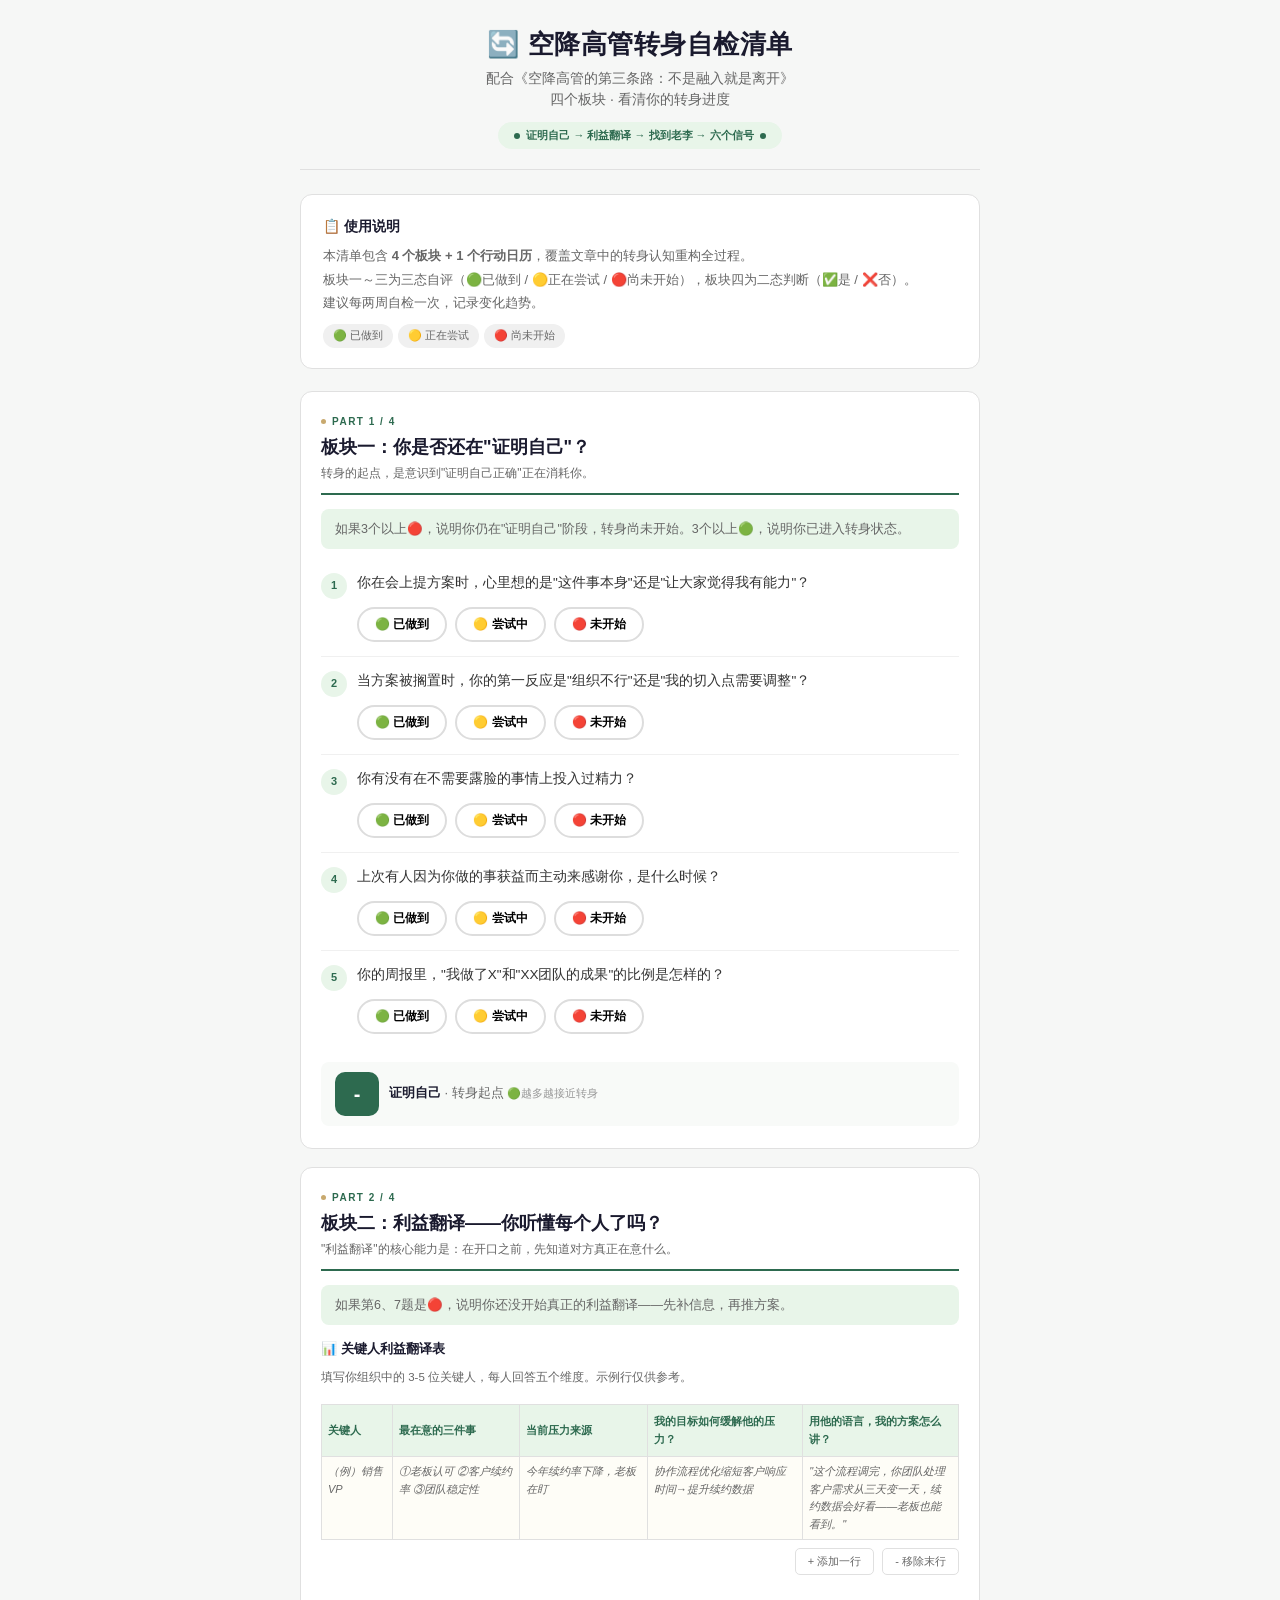
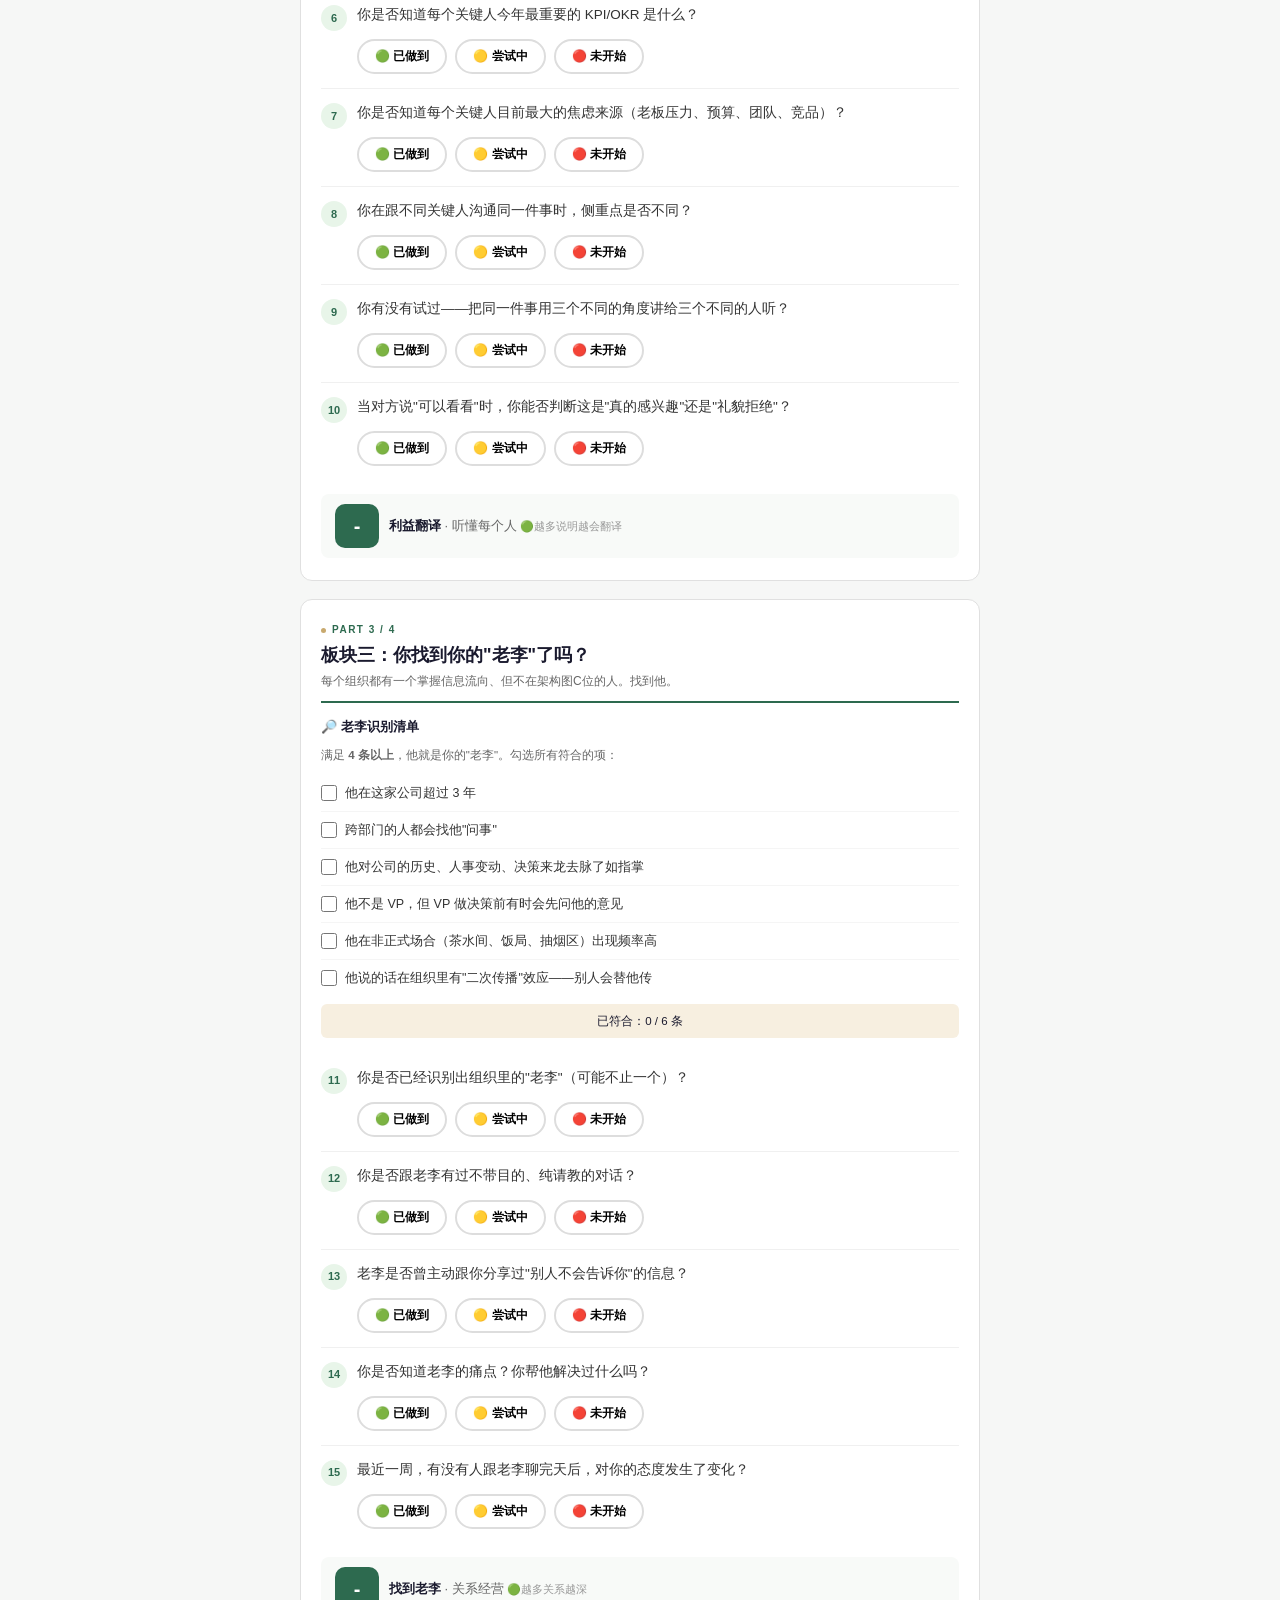
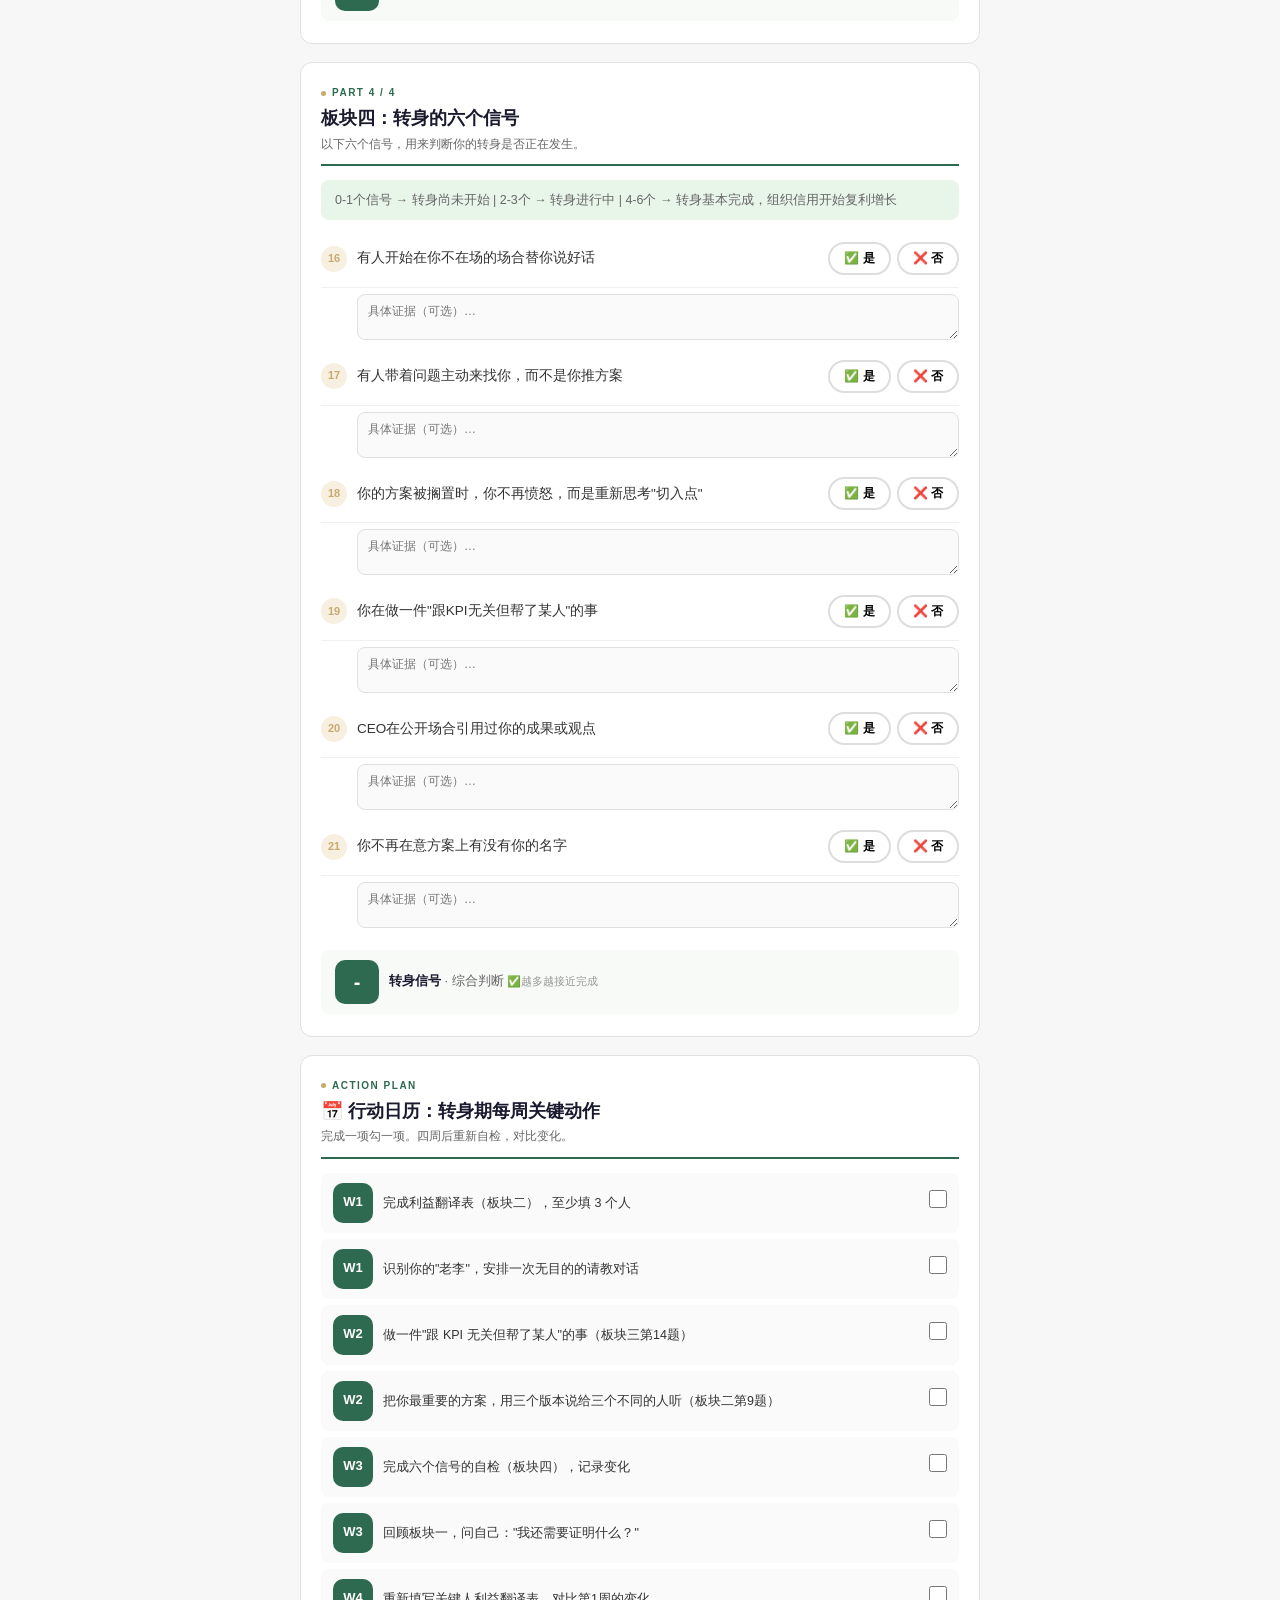
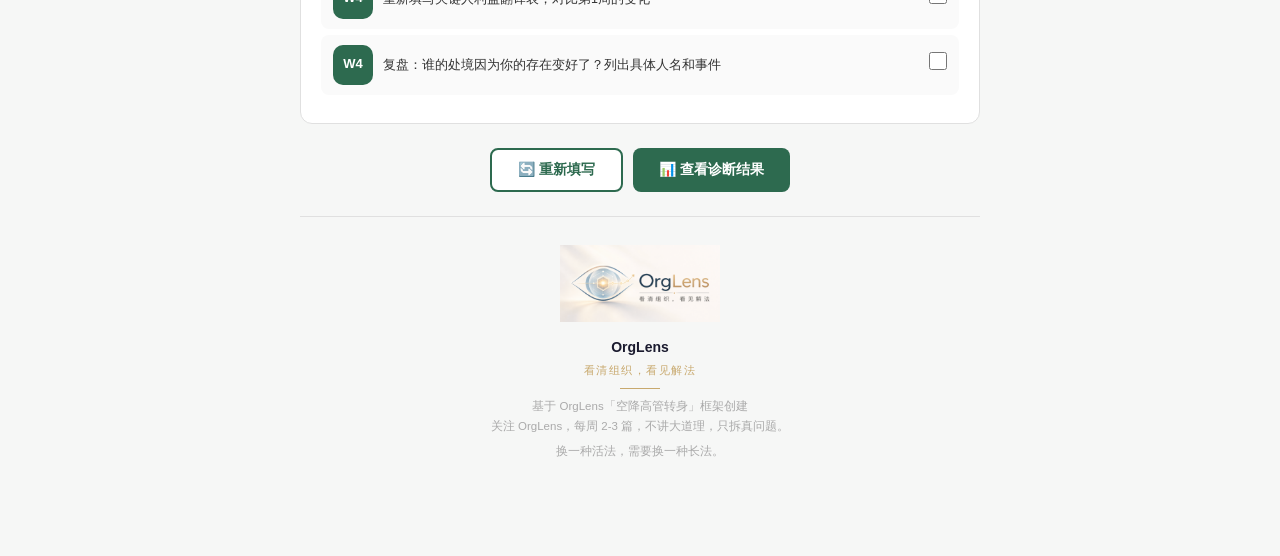
<file: index.html>
<!DOCTYPE html>
<html lang="zh-CN">
<head>
<meta charset="UTF-8">
<meta name="viewport" content="width=device-width, initial-scale=1.0, maximum-scale=1.0, user-scalable=no">
<title>空降高管转身自检清单 - OrgLens</title>
<meta name="description" content="配合《空降高管的第三条路：不是融入就是离开》，四个板块看清你的转身进度，找到认知重构的卡点。">
<meta property="og:title" content="空降高管转身自检清单 - OrgLens">
<meta property="og:description" content="你是否还在证明自己？你能听懂每个关键人的利益吗？你找到你的老李了吗？15分钟，四个板块，看清你的转身进度。">
<link rel="icon" href="data:image/svg+xml,<svg xmlns='http://www.w3.org/2000/svg' viewBox='0 0 32 32'><circle cx='16' cy='16' r='14' fill='%231a1a2e'/><circle cx='16' cy='16' r='10' fill='none' stroke='%232d6a4f' stroke-width='1.5'/><line x1='5' y1='27' x2='27' y2='5' stroke='%23c8a96e' stroke-width='1.5' opacity='0.6'/><circle cx='16' cy='16' r='3' fill='%232d6a4f'/></svg>">
<style>
:root{
--primary:#1a1a2e;--accent:#2d6a4f;--accent-light:#e8f5e9;--gold:#c8a96e;--gold-light:#f7efe0;
--bg:#f6f7f6;--card-bg:#ffffff;--border:#e0e0e0;--high:#2d6a4f;--mid:#e6a817;--low:#c0392b;
--text2:#666;--text3:#999
}
*{margin:0;padding:0;box-sizing:border-box}
body{
font-family:-apple-system,BlinkMacSystemFont,"PingFang SC","Microsoft YaHei","Helvetica Neue",sans-serif;
background:var(--bg);color:var(--primary);line-height:1.6;-webkit-font-smoothing:antialiased;
-webkit-tap-highlight-color:transparent
}
.container{max-width:720px;margin:0 auto;padding:0 20px 80px}
.brand-bar{display:flex;align-items:center;justify-content:center;gap:10px;padding:18px 0 8px}
.brand-icon{width:40px;height:40px;flex-shrink:0}
.brand-name{font-size:18px;font-weight:800;color:var(--primary);letter-spacing:1px;line-height:1.2}
.brand-tagline{font-size:10px;color:var(--gold);font-weight:500;letter-spacing:1.5px;text-transform:uppercase}
.header{text-align:center;padding:28px 0 20px;border-bottom:1px solid var(--border);margin-bottom:24px}
.header h1{font-size:26px;font-weight:800;color:var(--primary);letter-spacing:.5px;line-height:1.3}
.header .subtitle{font-size:14px;color:var(--text2);margin-top:6px;line-height:1.5}
.framework-badge{display:inline-flex;align-items:center;gap:6px;margin-top:12px;font-size:11px;color:var(--accent);background:var(--accent-light);padding:5px 16px;border-radius:20px;font-weight:600}
.framework-badge .dot{width:6px;height:6px;border-radius:50%;background:var(--accent)}
.instructions{background:var(--card-bg);border-radius:12px;padding:20px 22px;margin-bottom:22px;border:1px solid var(--border)}
.instructions h3{font-size:14px;margin-bottom:8px;color:var(--primary);font-weight:700}
.instructions p{font-size:13px;color:var(--text2);margin:3px 0;line-height:1.6}
.scale-badge{display:flex;flex-wrap:wrap;gap:5px;margin-top:10px}
.scale-badge span{display:inline-block;font-size:11px;padding:3px 10px;background:#f0f0f0;border-radius:12px;color:var(--text2)}
.dim-card{background:var(--card-bg);border-radius:12px;padding:22px 20px;margin-bottom:18px;border:1px solid var(--border);transition:box-shadow .2s}
.dim-card:hover{box-shadow:0 2px 12px rgba(0,0,0,.05)}
.dim-header{border-bottom:2px solid var(--accent);padding-bottom:10px;margin-bottom:14px}
.dim-header .dim-num{font-size:10px;font-weight:700;color:var(--accent);text-transform:uppercase;letter-spacing:1.5px;display:flex;align-items:center;gap:6px}
.dim-header .dim-num .dim-dot{width:5px;height:5px;border-radius:50%;background:var(--gold)}
.dim-header h2{font-size:18px;font-weight:700;margin:3px 0 2px;color:var(--primary)}
.dim-header .dim-desc{font-size:12px;color:var(--text2)}
.dim-intro{font-size:12.5px;color:var(--text2);margin-bottom:10px;line-height:1.6;background:var(--accent-light);padding:10px 14px;border-radius:8px}
.question{padding:14px 0;border-bottom:1px solid #f0f0f0}
.question:last-child{border-bottom:none}
.q-header{display:flex;align-items:flex-start;gap:10px;margin-bottom:8px}
.q-num{width:26px;height:26px;border-radius:50%;background:var(--accent-light);color:var(--accent);font-size:11px;font-weight:700;display:flex;align-items:center;justify-content:center;flex-shrink:0}
.q-text{flex:1;font-size:13.5px;color:#333;line-height:1.5}
.q-options{display:flex;gap:8px;margin-left:36px}
.q-options button{padding:7px 16px;border-radius:20px;border:2px solid #ddd;background:#fff;font-size:12px;font-weight:600;cursor:pointer;transition:all .15s;outline:none;display:flex;align-items:center;gap:4px}
.q-options button:hover{border-color:var(--accent)}
.q-options button:active{transform:scale(.95)}
.q-options button.selected-green{background:var(--high);border-color:var(--high);color:#fff;transform:scale(1.03)}
.q-options button.selected-yellow{background:var(--mid);border-color:var(--mid);color:#fff;transform:scale(1.03)}
.q-options button.selected-red{background:var(--low);border-color:var(--low);color:#fff;transform:scale(1.03)}
.signal-row{display:flex;align-items:center;padding:12px 0;border-bottom:1px solid #f0f0f0;gap:10px}
.signal-row:last-child{border-bottom:none}
.signal-num{width:26px;height:26px;border-radius:50%;background:var(--gold-light);color:var(--gold);font-size:11px;font-weight:700;display:flex;align-items:center;justify-content:center;flex-shrink:0}
.signal-text{flex:1;font-size:13.5px;color:#333;line-height:1.5}
.signal-toggle{display:flex;gap:6px;flex-shrink:0}
.signal-toggle button{padding:6px 14px;border-radius:20px;border:2px solid #ddd;background:#fff;font-size:12px;font-weight:600;cursor:pointer;transition:all .15s;outline:none}
.signal-toggle button:hover{border-color:var(--accent)}
.signal-toggle button:active{transform:scale(.95)}
.signal-toggle button.selected-yes{background:var(--high);border-color:var(--high);color:#fff}
.signal-toggle button.selected-no{background:var(--low);border-color:var(--low);color:#fff}
.evidence-box{margin-left:36px;margin-top:6px}
.evidence-box textarea{width:100%;border:1px solid var(--border);border-radius:8px;padding:8px 10px;font-size:12px;font-family:inherit;resize:vertical;min-height:36px;background:#fafafa;outline:none}
.evidence-box textarea:focus{border-color:var(--accent);background:#fff}
.dim-subtotal{margin-top:14px;padding:10px 14px;background:#f8faf8;border-radius:8px;display:flex;align-items:center;gap:10px;font-size:13px}
.dim-subtotal .score-box{width:44px;height:44px;border-radius:10px;background:var(--accent);color:#fff;display:flex;align-items:center;justify-content:center;font-size:20px;font-weight:800;transition:all .3s}
.dim-subtotal .label{color:var(--text2)}
.dim-subtotal .label strong{color:var(--primary)}
.dim-subtotal .label .sub{color:var(--text3);font-size:11px}

/* 利益翻译表 */
.translation-table{width:100%;border-collapse:collapse;margin-top:10px;font-size:12px}
.translation-table th{background:var(--accent-light);color:var(--accent);padding:8px 6px;font-size:11px;font-weight:700;text-align:left;border:1px solid var(--border)}
.translation-table td{padding:6px;border:1px solid var(--border);vertical-align:top}
.translation-table textarea{width:100%;border:1px solid var(--border);border-radius:6px;padding:6px;font-size:11px;font-family:inherit;resize:vertical;min-height:28px;background:#fafafa;outline:none}
.translation-table textarea:focus{border-color:var(--accent);background:#fff}
.translation-table .example td{background:#fefdf7;color:var(--text2);font-size:11px;font-style:italic}
.table-actions{display:flex;gap:8px;margin-top:8px;justify-content:flex-end}
.table-actions button{font-size:11px;padding:5px 12px;border-radius:5px;border:1px solid var(--border);background:#fff;color:var(--text2);cursor:pointer;transition:all .15s;outline:none}
.table-actions button:hover{background:var(--accent-light);border-color:var(--accent);color:var(--accent)}

/* 老李清单 */
.checklist{margin-top:10px}
.checklist label{display:flex;align-items:center;gap:8px;padding:8px 0;font-size:12.5px;color:#333;cursor:pointer;border-bottom:1px solid #f5f5f5}
.checklist label:last-child{border-bottom:none}
.checklist label input[type=checkbox]{width:16px;height:16px;accent-color:var(--accent);cursor:pointer;flex-shrink:0}
.checklist-summary{margin-top:8px;padding:8px 12px;background:var(--gold-light);border-radius:6px;font-size:11.5px;color:var(--primary);text-align:center}

/* 行动日历 */
.action-calendar{margin-top:10px}
.cal-row{display:flex;align-items:center;padding:10px 12px;background:#fafafa;border-radius:8px;margin-bottom:6px;gap:10px;transition:all .2s}
.cal-row:hover{background:var(--accent-light)}
.cal-week{width:40px;height:40px;border-radius:10px;background:var(--accent);color:#fff;display:flex;align-items:center;justify-content:center;font-size:13px;font-weight:700;flex-shrink:0}
.cal-action{flex:1;font-size:12.5px;color:#333}
.cal-check{flex-shrink:0}
.cal-check input{width:18px;height:18px;accent-color:var(--accent);cursor:pointer}

/* 结果区 */
.btn-row{display:flex;gap:10px;justify-content:center;margin:24px 0;flex-wrap:wrap}
.btn{padding:11px 26px;border-radius:8px;font-size:14px;font-weight:600;cursor:pointer;border:none;transition:all .2s;outline:none}
.btn:active{transform:scale(.96)}
.btn-primary{background:var(--accent);color:#fff}
.btn-primary:hover{background:#1b5e3b}
.btn-outline{background:#fff;color:var(--accent);border:2px solid var(--accent)}
.btn-outline:hover{background:var(--accent-light)}

.results-card{background:var(--card-bg);border-radius:12px;padding:22px 20px;margin-bottom:18px;border:1px solid var(--border);animation:fadeInUp .4s ease-out}
.results-card h2{font-size:19px;font-weight:700;margin-bottom:14px;text-align:center}
.result-row{display:flex;align-items:center;padding:10px 0;border-bottom:1px solid #f0f0f0;font-size:13.5px}
.result-row:last-child{border-bottom:none}
.result-row .r-name{flex:1;font-weight:600;text-align:left}
.result-row .r-status{width:100px;text-align:center;font-size:12px}
.result-row .r-status .tag{display:inline-block;padding:2px 10px;border-radius:12px;font-weight:600}
.tag-good{background:var(--accent-light);color:var(--high)}
.tag-ok{background:var(--gold-light);color:#b8860b}
.tag-bad{background:#fce4ec;color:var(--low)}

.result-total{display:flex;align-items:center;padding:14px 0;background:#f8faf8;border-radius:10px;margin-top:8px;font-size:14px;font-weight:700;justify-content:center;gap:10px}
.result-total .emoji{font-size:36px}
.result-total .stage-text{font-size:18px;font-weight:800}

.diagnosis{background:var(--card-bg);border-radius:12px;padding:22px 20px;margin-bottom:18px;border:2px solid var(--accent);animation:fadeInUp .4s ease-out}
.diagnosis .emoji{font-size:44px;margin-bottom:6px;text-align:center}
.diagnosis .level-text{font-size:20px;font-weight:800;margin-bottom:12px;text-align:center}
.diagnosis .advice{font-size:13.5px;color:#555;line-height:1.9;text-align:left;padding:0 8px}
.diagnosis .advice p{margin:4px 0}

.next-steps-card{background:var(--card-bg);border-radius:12px;padding:22px 20px;margin-bottom:18px;border:1px solid var(--border);animation:fadeInUp .4s ease-out}
.next-steps-card h2{font-size:17px;font-weight:700;margin-bottom:12px}
.next-steps-card .ns-item{padding:10px 14px;margin-bottom:6px;border-radius:8px;background:#fafafa;font-size:13px;border-left:4px solid var(--accent);line-height:1.7}
.next-steps-card .ns-item strong{color:var(--accent)}
.next-steps-card .ns-ref{font-size:12px;color:var(--text2);margin-top:8px}

.stats-grid{display:grid;grid-template-columns:repeat(4,1fr);gap:8px;margin-bottom:16px}
.stat-box{background:var(--accent-light);border-radius:10px;padding:12px 8px;text-align:center}
.stat-box .stat-num{font-size:26px;font-weight:800;color:var(--accent)}
.stat-box .stat-label{font-size:10px;color:var(--text2);margin-top:2px}

.footer{text-align:center;padding:28px 0 16px;color:#aaa;font-size:11.5px;border-top:1px solid var(--border);margin-top:20px}
.footer-brand{font-weight:700;color:var(--primary);font-size:14px;margin-bottom:4px}
.footer-tagline{color:var(--gold);font-size:11px;letter-spacing:1.5px;margin-bottom:8px}
.footer-divider{width:40px;height:1px;background:var(--gold);margin:8px auto}
.footer a{color:var(--accent);text-decoration:none}

.hidden{display:none!important}
@keyframes fadeInUp{from{opacity:0;transform:translateY(12px)}to{opacity:1;transform:translateY(0)}}

@media(max-width:500px){
.container{padding:0 12px 60px}
.header h1{font-size:21px}
.q-options{margin-left:0;gap:6px}
.q-options button{padding:6px 12px;font-size:11px}
.btn{padding:10px 20px;font-size:13px}
.dim-card{padding:16px 14px}
.stats-grid{grid-template-columns:repeat(2,1fr)}
.translation-table{display:block;overflow-x:auto}
}
</style>
</head>
<body>
<div class="container">



<div class="header">
<h1>🔄 空降高管转身自检清单</h1>
<p class="subtitle">配合《空降高管的第三条路：不是融入就是离开》<br>四个板块 · 看清你的转身进度</p>
<div class="framework-badge"><span class="dot"></span> 证明自己 → 利益翻译 → 找到老李 → 六个信号 <span class="dot"></span></div>
</div>

<div class="instructions">
<h3>📋 使用说明</h3>
<p>本清单包含 <strong>4 个板块 + 1 个行动日历</strong>，覆盖文章中的转身认知重构全过程。</p>
<p>板块一～三为三态自评（🟢已做到 / 🟡正在尝试 / 🔴尚未开始），板块四为二态判断（✅是 / ❌否）。</p>
<p>建议每两周自检一次，记录变化趋势。</p>
<div class="scale-badge">
<span>🟢 已做到</span><span>🟡 正在尝试</span><span>🔴 尚未开始</span>
</div>
</div>

<!-- ===== 板块一：你是否还在"证明自己"？ ===== -->
<div class="dim-card" id="dim-p1">
<div class="dim-header">
<div class="dim-num"><span class="dim-dot"></span> Part 1 / 4</div>
<h2>板块一：你是否还在"证明自己"？</h2>
<div class="dim-desc">转身的起点，是意识到"证明自己正确"正在消耗你。</div>
</div>
<div class="dim-intro">如果3个以上🔴，说明你仍在"证明自己"阶段，转身尚未开始。3个以上🟢，说明你已进入转身状态。</div>
<div id="q-p1"></div>
<div class="dim-subtotal" id="sub-p1">
<div class="score-box" id="score-p1">-</div>
<div class="label"><strong>证明自己</strong> · 转身起点 <span class="sub">🟢越多越接近转身</span></div>
</div>
</div>

<!-- ===== 板块二：利益翻译 ===== -->
<div class="dim-card" id="dim-p2">
<div class="dim-header">
<div class="dim-num"><span class="dim-dot"></span> Part 2 / 4</div>
<h2>板块二：利益翻译——你听懂每个人了吗？</h2>
<div class="dim-desc">"利益翻译"的核心能力是：在开口之前，先知道对方真正在意什么。</div>
</div>
<div class="dim-intro">如果第6、7题是🔴，说明你还没开始真正的利益翻译——先补信息，再推方案。</div>

<h4 style="font-size:13px;margin:14px 0 8px;color:var(--primary)">📊 关键人利益翻译表</h4>
<p style="font-size:11.5px;color:var(--text2);margin-bottom:8px">填写你组织中的 3-5 位关键人，每人回答五个维度。示例行仅供参考。</p>
<div style="overflow-x:auto">
<table class="translation-table" id="trans-table">
<thead>
<tr><th style="width:10%">关键人</th><th style="width:18%">最在意的三件事</th><th style="width:18%">当前压力来源</th><th style="width:22%">我的目标如何缓解他的压力？</th><th style="width:22%">用他的语言，我的方案怎么讲？</th></tr>
</thead>
<tbody>
<tr class="example">
<td>（例）销售VP</td>
<td>①老板认可 ②客户续约率 ③团队稳定性</td>
<td>今年续约率下降，老板在盯</td>
<td>协作流程优化缩短客户响应时间→提升续约数据</td>
<td>"这个流程调完，你团队处理客户需求从三天变一天，续约数据会好看——老板也能看到。"</td>
</tr>
</tbody>
</table>
</div>
<div class="table-actions">
<button onclick="addTransRow()">+ 添加一行</button>
<button onclick="removeTransRow()">- 移除末行</button>
</div>

<div id="q-p2" style="margin-top:16px"></div>
<div class="dim-subtotal" id="sub-p2">
<div class="score-box" id="score-p2">-</div>
<div class="label"><strong>利益翻译</strong> · 听懂每个人 <span class="sub">🟢越多说明越会翻译</span></div>
</div>
</div>

<!-- ===== 板块三：老李 ===== -->
<div class="dim-card" id="dim-p3">
<div class="dim-header">
<div class="dim-num"><span class="dim-dot"></span> Part 3 / 4</div>
<h2>板块三：你找到你的"老李"了吗？</h2>
<div class="dim-desc">每个组织都有一个掌握信息流向、但不在架构图C位的人。找到他。</div>
</div>

<h4 style="font-size:13px;margin:10px 0 8px;color:var(--primary)">🔎 老李识别清单</h4>
<p style="font-size:11.5px;color:var(--text2);margin-bottom:6px">满足 <strong>4 条以上</strong>，他就是你的"老李"。勾选所有符合的项：</p>
<div class="checklist" id="laoli-checklist">
<label><input type="checkbox" data-li="1"> 他在这家公司超过 3 年</label>
<label><input type="checkbox" data-li="2"> 跨部门的人都会找他"问事"</label>
<label><input type="checkbox" data-li="3"> 他对公司的历史、人事变动、决策来龙去脉了如指掌</label>
<label><input type="checkbox" data-li="4"> 他不是 VP，但 VP 做决策前有时会先问他的意见</label>
<label><input type="checkbox" data-li="5"> 他在非正式场合（茶水间、饭局、抽烟区）出现频率高</label>
<label><input type="checkbox" data-li="6"> 他说的话在组织里有"二次传播"效应——别人会替他传</label>
</div>
<div class="checklist-summary" id="laoli-summary">已符合：0 / 6 条</div>

<div id="q-p3" style="margin-top:16px"></div>
<div class="dim-subtotal" id="sub-p3">
<div class="score-box" id="score-p3">-</div>
<div class="label"><strong>找到老李</strong> · 关系经营 <span class="sub">🟢越多关系越深</span></div>
</div>
</div>

<!-- ===== 板块四：六个信号 ===== -->
<div class="dim-card" id="dim-p4">
<div class="dim-header">
<div class="dim-num"><span class="dim-dot"></span> Part 4 / 4</div>
<h2>板块四：转身的六个信号</h2>
<div class="dim-desc">以下六个信号，用来判断你的转身是否正在发生。</div>
</div>
<div class="dim-intro">
0-1个信号 → 转身尚未开始 | 2-3个 → 转身进行中 | 4-6个 → 转身基本完成，组织信用开始复利增长
</div>
<div id="q-p4"></div>
<div class="dim-subtotal" id="sub-p4">
<div class="score-box" id="score-p4">-</div>
<div class="label"><strong>转身信号</strong> · 综合判断 <span class="sub">✅越多越接近完成</span></div>
</div>
</div>

<!-- ===== 行动日历 ===== -->
<div class="dim-card" id="dim-cal">
<div class="dim-header">
<div class="dim-num"><span class="dim-dot"></span> Action Plan</div>
<h2>📅 行动日历：转身期每周关键动作</h2>
<div class="dim-desc">完成一项勾一项。四周后重新自检，对比变化。</div>
</div>
<div class="action-calendar">
<div class="cal-row">
<div class="cal-week">W1</div>
<div class="cal-action">完成利益翻译表（板块二），至少填 3 个人</div>
<div class="cal-check"><input type="checkbox" data-cal="1"></div>
</div>
<div class="cal-row">
<div class="cal-week">W1</div>
<div class="cal-action">识别你的"老李"，安排一次无目的的请教对话</div>
<div class="cal-check"><input type="checkbox" data-cal="2"></div>
</div>
<div class="cal-row">
<div class="cal-week">W2</div>
<div class="cal-action">做一件"跟 KPI 无关但帮了某人"的事（板块三第14题）</div>
<div class="cal-check"><input type="checkbox" data-cal="3"></div>
</div>
<div class="cal-row">
<div class="cal-week">W2</div>
<div class="cal-action">把你最重要的方案，用三个版本说给三个不同的人听（板块二第9题）</div>
<div class="cal-check"><input type="checkbox" data-cal="4"></div>
</div>
<div class="cal-row">
<div class="cal-week">W3</div>
<div class="cal-action">完成六个信号的自检（板块四），记录变化</div>
<div class="cal-check"><input type="checkbox" data-cal="5"></div>
</div>
<div class="cal-row">
<div class="cal-week">W3</div>
<div class="cal-action">回顾板块一，问自己："我还需要证明什么？"</div>
<div class="cal-check"><input type="checkbox" data-cal="6"></div>
</div>
<div class="cal-row">
<div class="cal-week">W4</div>
<div class="cal-action">重新填写关键人利益翻译表，对比第1周的变化</div>
<div class="cal-check"><input type="checkbox" data-cal="7"></div>
</div>
<div class="cal-row">
<div class="cal-week">W4</div>
<div class="cal-action">复盘：谁的处境因为你的存在变好了？列出具体人名和事件</div>
<div class="cal-check"><input type="checkbox" data-cal="8"></div>
</div>
</div>
</div>

<div class="btn-row">
<button class="btn btn-outline" onclick="resetAll()">🔄 重新填写</button>
<button class="btn btn-primary" onclick="scrollToResults()">📊 查看诊断结果</button>
</div>

<!-- ===== 结果区 ===== -->
<div id="results-section" class="hidden">
<div id="results-summary"></div>
<div class="diagnosis" id="diagnosis-box"></div>
<div class="next-steps-card" id="next-steps"></div>
<div class="btn-row">
<button class="btn btn-outline" onclick="window.print()">🖨️ 打印结果</button>
<button class="btn btn-outline" onclick="shareResults()">📤 复制结果</button>
</div>
</div>

<div class="footer">
<img src="orglens-logo.png" alt="OrgLens · 看清组织，看见解法" class="footer-logo" style="max-width:160px;margin-bottom:8px">
<div class="footer-brand">OrgLens</div>
<div class="footer-tagline">看清组织，看见解法</div>
<div class="footer-divider"></div>
<p>基于 OrgLens「空降高管转身」框架创建</p>
<p style="margin-top:2px">关注 OrgLens，每周 2-3 篇，不讲大道理，只拆真问题。</p>
<p style="margin-top:6px">换一种活法，需要换一种长法。</p>
</div>
</div>

<script>
// Questions data
const P1_QUESTIONS = [
  '你在会上提方案时，心里想的是"这件事本身"还是"让大家觉得我有能力"？',
  '当方案被搁置时，你的第一反应是"组织不行"还是"我的切入点需要调整"？',
  '你有没有在不需要露脸的事情上投入过精力？',
  '上次有人因为你做的事获益而主动来感谢你，是什么时候？',
  '你的周报里，"我做了X"和"XX团队的成果"的比例是怎样的？'
];

const P2_QUESTIONS = [
  '你是否知道每个关键人今年最重要的 KPI/OKR 是什么？',
  '你是否知道每个关键人目前最大的焦虑来源（老板压力、预算、团队、竞品）？',
  '你在跟不同关键人沟通同一件事时，侧重点是否不同？',
  '你有没有试过——把同一件事用三个不同的角度讲给三个不同的人听？',
  '当对方说"可以看看"时，你能否判断这是"真的感兴趣"还是"礼貌拒绝"？'
];

const P3_QUESTIONS = [
  '你是否已经识别出组织里的"老李"（可能不止一个）？',
  '你是否跟老李有过不带目的、纯请教的对话？',
  '老李是否曾主动跟你分享过"别人不会告诉你"的信息？',
  '你是否知道老李的痛点？你帮他解决过什么吗？',
  '最近一周，有没有人跟老李聊完天后，对你的态度发生了变化？'
];

const P4_SIGNALS = [
  '有人开始在你不在场的场合替你说好话',
  '有人带着问题主动来找你，而不是你推方案',
  '你的方案被搁置时，你不再愤怒，而是重新思考"切入点"',
  '你在做一件"跟KPI无关但帮了某人"的事',
  'CEO在公开场合引用过你的成果或观点',
  '你不再在意方案上有没有你的名字'
];

// Score storage: 0=unset, 1=red(🔴/❌), 2=yellow, 3=green(🟢/✅)
let scores = {p1: [0,0,0,0,0], p2: [0,0,0,0,0], p3: [0,0,0,0,0], p4: [0,0,0,0,0,0]};

function renderAllQuestions(){
  renderTriQuestions('q-p1', 'p1', P1_QUESTIONS, 1);
  renderTriQuestions('q-p2', 'p2', P2_QUESTIONS, 6);
  renderTriQuestions('q-p3', 'p3', P3_QUESTIONS, 11);
  renderSignalQuestions('q-p4', 'p4', P4_SIGNALS, 16);
}

function renderTriQuestions(containerId, partKey, questions, startNum) {
  let h = '';
  questions.forEach((q, i) => {
    const n = startNum + i;
    h += '<div class="question"><div class="q-header"><div class="q-num">' + n + '</div><div class="q-text">' + q + '</div></div><div class="q-options">';
    h += '<button onclick="pickTri(\'' + partKey + '\',' + i + ',3,this)">🟢 已做到</button>';
    h += '<button onclick="pickTri(\'' + partKey + '\',' + i + ',2,this)">🟡 尝试中</button>';
    h += '<button onclick="pickTri(\'' + partKey + '\',' + i + ',1,this)">🔴 未开始</button>';
    h += '</div></div>';
  });
  document.getElementById(containerId).innerHTML = h;
}

function renderSignalQuestions(containerId, partKey, signals, startNum) {
  let h = '';
  signals.forEach((s, i) => {
    const n = startNum + i;
    h += '<div class="signal-row"><div class="signal-num">' + n + '</div><div class="signal-text">' + s + '</div><div class="signal-toggle">';
    h += '<button onclick="pickSignal(\'' + partKey + '\',' + i + ',true,this)">✅ 是</button>';
    h += '<button onclick="pickSignal(\'' + partKey + '\',' + i + ',false,this)">❌ 否</button>';
    h += '</div></div>';
    h += '<div class="evidence-box"><textarea placeholder="具体证据（可选）…" id="ev-' + partKey + '-' + i + '"></textarea></div>';
  });
  document.getElementById(containerId).innerHTML = h;
}

function pickTri(part, qi, val, btn) {
  scores[part][qi] = val;
  const btns = btn.parentElement.querySelectorAll('button');
  btns.forEach(b => { b.classList.remove('selected-green','selected-yellow','selected-red'); });
  if (val === 3) btn.classList.add('selected-green');
  else if (val === 2) btn.classList.add('selected-yellow');
  else btn.classList.add('selected-red');
  updateSubtotal(part);
}

function pickSignal(part, qi, val, btn) {
  scores[part][qi] = val ? 3 : 1;
  const btns = btn.parentElement.querySelectorAll('button');
  btns.forEach(b => { b.classList.remove('selected-yes','selected-no'); });
  if (val) btn.classList.add('selected-yes');
  else btn.classList.add('selected-no');
  updateSubtotal(part);
}

function countGreen(part) { return scores[part].filter(v => v === 3).length; }
function countYellow(part) { return scores[part].filter(v => v === 2).length; }
function countRed(part) { return scores[part].filter(v => v === 1).length; }
function countSet(part) { return scores[part].filter(v => v > 0).length; }

function updateSubtotal(part) {
  const allSet = scores[part].every(v => v > 0);
  const g = countGreen(part);
  const y = countYellow(part);
  const r = countRed(part);
  const box = document.getElementById('score-' + part);
  if (box) {
    if (!allSet) { box.textContent = '-'; return; }
    if (part === 'p4') {
      box.textContent = g;
    } else {
      box.textContent = '🟢' + g;
    }
  }
}

function subTri(part) { return {g:countGreen(part), y:countYellow(part), r:countRed(part), total:scores[part].length}; }
function p4Signals() { return countGreen('p4'); }

function allDone() {
  return ['p1','p2','p3','p4'].every(p => scores[p].every(v => v > 0));
}

function scrollToResults() {
  if (!allDone()) {
    for (let p of ['p1','p2','p3','p4']) {
      for (let i=0;i<scores[p].length;i++) {
        if (scores[p][i]===0) {
          document.getElementById('dim-'+p).scrollIntoView({behavior:'smooth',block:'center'});
          return;
        }
      }
    }
    return;
  }
  document.getElementById('results-section').classList.remove('hidden');
  renderResults();
  setTimeout(() => document.getElementById('results-section').scrollIntoView({behavior:'smooth',block:'start'}), 100);
}

function renderResults() {
  const s1 = subTri('p1'), s2 = subTri('p2'), s3 = subTri('p3'), sig = p4Signals();
  const totalGreen = s1.g + s2.g + s3.g;

  let stageEmoji, stageText, stageColor;
  if (sig >= 4) { stageEmoji = '🟢'; stageText = '转身基本完成'; stageColor = 'var(--high)'; }
  else if (sig >= 2) { stageEmoji = '🟡'; stageText = '转身正在进行中'; stageColor = 'var(--mid)'; }
  else { stageEmoji = '🔴'; stageText = '转身尚未开始'; stageColor = 'var(--low)'; }

  const cards = ['板块一：证明自己','板块二：利益翻译','板块三：找到老李'];
  const stats = [s1, s2, s3];

  let rows = '';
  cards.forEach((name, idx) => {
    const s = stats[idx];
    const label = s.g >= 4 ? '良好' : (s.g + s.y >= 4 ? '一般' : '需加强');
    const cls = s.g >= 4 ? 'tag-good' : (s.g + s.y >= 4 ? 'tag-ok' : 'tag-bad');
    rows += '<div class="result-row"><span class="r-name">' + name + '</span><span class="r-status"><span class="tag ' + cls + '">🟢' + s.g + ' 🟡' + s.y + ' 🔴' + s.r + '</span></span></div>';
  });
  rows += '<div class="result-row"><span class="r-name">板块四：转身信号</span><span class="r-status"><span class="tag ' + (sig>=4?'tag-good':(sig>=2?'tag-ok':'tag-bad')) + '">✅ ' + sig + ' / 6</span></span></div>';

  document.getElementById('results-summary').innerHTML =
    '<h2>📊 转身进度总览</h2>' +
    '<div class="stats-grid">' +
    '<div class="stat-box"><div class="stat-num">' + totalGreen + '</div><div class="stat-label">🟢 已做到</div></div>' +
    '<div class="stat-box"><div class="stat-num">' + (s1.y+s2.y+s3.y) + '</div><div class="stat-label">🟡 尝试中</div></div>' +
    '<div class="stat-box"><div class="stat-num">' + (s1.r+s2.r+s3.r) + '</div><div class="stat-label">🔴 未开始</div></div>' +
    '<div class="stat-box"><div class="stat-num">' + sig + '/6</div><div class="stat-label">转身信号</div></div>' +
    '</div>' + rows +
    '<div class="result-total"><span class="emoji">' + stageEmoji + '</span><span class="stage-text" style="color:' + stageColor + '">' + stageText + '</span></div>';

  let advice = '';
  if (sig <= 1) {
    advice = '<p><strong>🔴 转身尚未开始</strong></p><p>你仍在"证明自己"阶段。建议回到《空降高管的第三条路》，重读"三个认知重构"：方案思维→利益翻译、改变组织→改变一个人的处境、留下印记→让事情因你来过而不同。</p><p>先打开板块二的利益翻译表，填满至少3个人的五个维度。这是转身的起点——在开口之前，先知道对方真正在意什么。</p>';
  } else if (sig <= 3) {
    advice = '<p><strong>🟡 转身正在进行中</strong></p><p>局部突破已经出现，这是最关键的阶段。保持板块三的"老李"关系经营——不带目的地聊，帮对方解决一个真实痛点。同时推进板块二的利益翻译，把剩下的关键人也填进去。</p><p>警惕：这个阶段最容易因为一两次成功而放松。转身是个持续过程，不是拿下一城就结束了。</p>';
  } else {
    advice = '<p><strong>🟢 转身基本完成</strong></p><p>你的组织信用已经开始复利增长。有人在你不在场时替你说好话，有人带问题来找你，CEO公开引用你的成果——这些都说明你已经不是"那个新来的"了。</p><p>下一步：准备进入空降系列第四阶段"暗流"。转身完成不意味着安全——旧体系的反扑可能正在酝酿。识别你即将面临的三类暗流：积极破坏、沉默联盟、归因转移。</p>';
  }

  // Add specific weak points
  if (s1.g + s1.y < 3) advice += '<p style="margin-top:8px;color:var(--low)">⚠️ 板块一（证明自己）得分偏低——你仍在试图证明"我对了"。先放下方案，先听。</p>';
  if (s2.g + s2.y < 3) advice += '<p style="margin-top:8px;color:var(--low)">⚠️ 板块二（利益翻译）得分偏低——你可能还在用自己的语言推方案。先填表，再开口。</p>';
  if (s3.g + s3.y < 3) advice += '<p style="margin-top:8px;color:var(--low)">⚠️ 板块三（找到老李）得分偏低——你缺少一个能帮你"读场"的人。本周就去约一次无目的的聊天。</p>';

  document.getElementById('diagnosis-box').innerHTML =
    '<div class="emoji">' + stageEmoji + '</div><div class="level-text" style="color:' + stageColor + '">' + stageText + '</div><div class="advice">' + advice + '</div>';

  document.getElementById('next-steps').innerHTML = 
    '<h2>📮 后续步骤</h2>' +
    (sig <= 1 
      ? '<div class="ns-item"><strong>回到文章：</strong>重读《空降高管的第三条路：不是融入就是离开》，重点看"三个认知重构"部分。</div><div class="ns-item"><strong>先做这个：</strong>打开板块二的利益翻译表，至少填3个人。</div>'
      : (sig <= 3 
        ? '<div class="ns-item"><strong>持续推进：</strong>保持"老李"关系经营，把利益翻译表扩展到所有关键人。</div><div class="ns-item"><strong>警惕：</strong>不要因为局部成功就放松。转身是持续过程。</div>'
        : '<div class="ns-item"><strong>准备下一阶段：</strong>阅读《空降暗流：你以为站稳了，其实只是暴风雨前的平静》，识别旧体系反扑的三类形态。</div>'))
    + '<div class="ns-ref">📮 完成本清单后如有困惑，可申请 <strong>15分钟免费1v1组织诊断</strong>，我们帮你定位卡点。</div>' +
    '<div class="ns-ref">🔗 空降系列导航：空降陷阱 → 空降开局 → 空降转身 → 空降暗流（即将发布）</div>';
}

function resetAll() {
  scores = {p1: [0,0,0,0,0], p2: [0,0,0,0,0], p3: [0,0,0,0,0], p4: [0,0,0,0,0,0]};
  document.querySelectorAll('.q-options button, .signal-toggle button').forEach(b => {
    b.classList.remove('selected-green','selected-yellow','selected-red','selected-yes','selected-no');
  });
  ['p1','p2','p3','p4'].forEach(p => {
    const box = document.getElementById('score-' + p);
    if (box) box.textContent = '-';
  });
  document.getElementById('results-section').classList.add('hidden');
  window.scrollTo({top:0,behavior:'smooth'});
}

function shareResults() {
  if (!allDone()) return;
  const s1 = subTri('p1'), s2 = subTri('p2'), s3 = subTri('p3'), sig = p4Signals();
  let stage = sig >= 4 ? '转身基本完成' : (sig >= 2 ? '转身正在进行中' : '转身尚未开始');
  let txt = '🔄 我的空降高管转身自检结果\n\n';
  txt += '板块一（证明自己）：🟢' + s1.g + ' 🟡' + s1.y + ' 🔴' + s1.r + '\n';
  txt += '板块二（利益翻译）：🟢' + s2.g + ' 🟡' + s2.y + ' 🔴' + s2.r + '\n';
  txt += '板块三（找到老李）：🟢' + s3.g + ' 🟡' + s3.y + ' 🔴' + s3.r + '\n';
  txt += '板块四（转身信号）：✅ ' + sig + ' / 6\n\n';
  txt += '📊 综合判断：' + stage + '\n\n';
  txt += '来自 OrgLens 空降高管转身自检清单';
  navigator.clipboard.writeText(txt).then(() => alert('✅ 结果已复制到剪贴板！')).catch(() => prompt('复制以下文本：', txt));
}

// 老李清单事件
document.querySelectorAll('#laoli-checklist input[type=checkbox]').forEach(cb => {
  cb.addEventListener('change', () => {
    const n = document.querySelectorAll('#laoli-checklist input[type=checkbox]:checked').length;
    document.getElementById('laoli-summary').textContent = '已符合：' + n + ' / 6 条' + (n >= 4 ? ' ✅ 这就是你的老李！' : '');
  });
});

// 利益翻译表操作
let transRowCount = 1;
function addTransRow() {
  transRowCount++;
  const tr = document.createElement('tr');
  tr.innerHTML = '<td><textarea placeholder="职位/姓名"></textarea></td>' +
    '<td><textarea placeholder="① ② ③"></textarea></td>' +
    '<td><textarea placeholder="压力来源"></textarea></td>' +
    '<td><textarea placeholder="如何缓解"></textarea></td>' +
    '<td><textarea placeholder="用他的语言"></textarea></td>';
  document.querySelector('#trans-table tbody').appendChild(tr);
}
function removeTransRow() {
  const tbody = document.querySelector('#trans-table tbody');
  const rows = tbody.querySelectorAll('tr:not(.example)');
  if (rows.length > 0) rows[rows.length-1].remove();
}

renderAllQuestions();
</script>
</body>
</html>
</file>
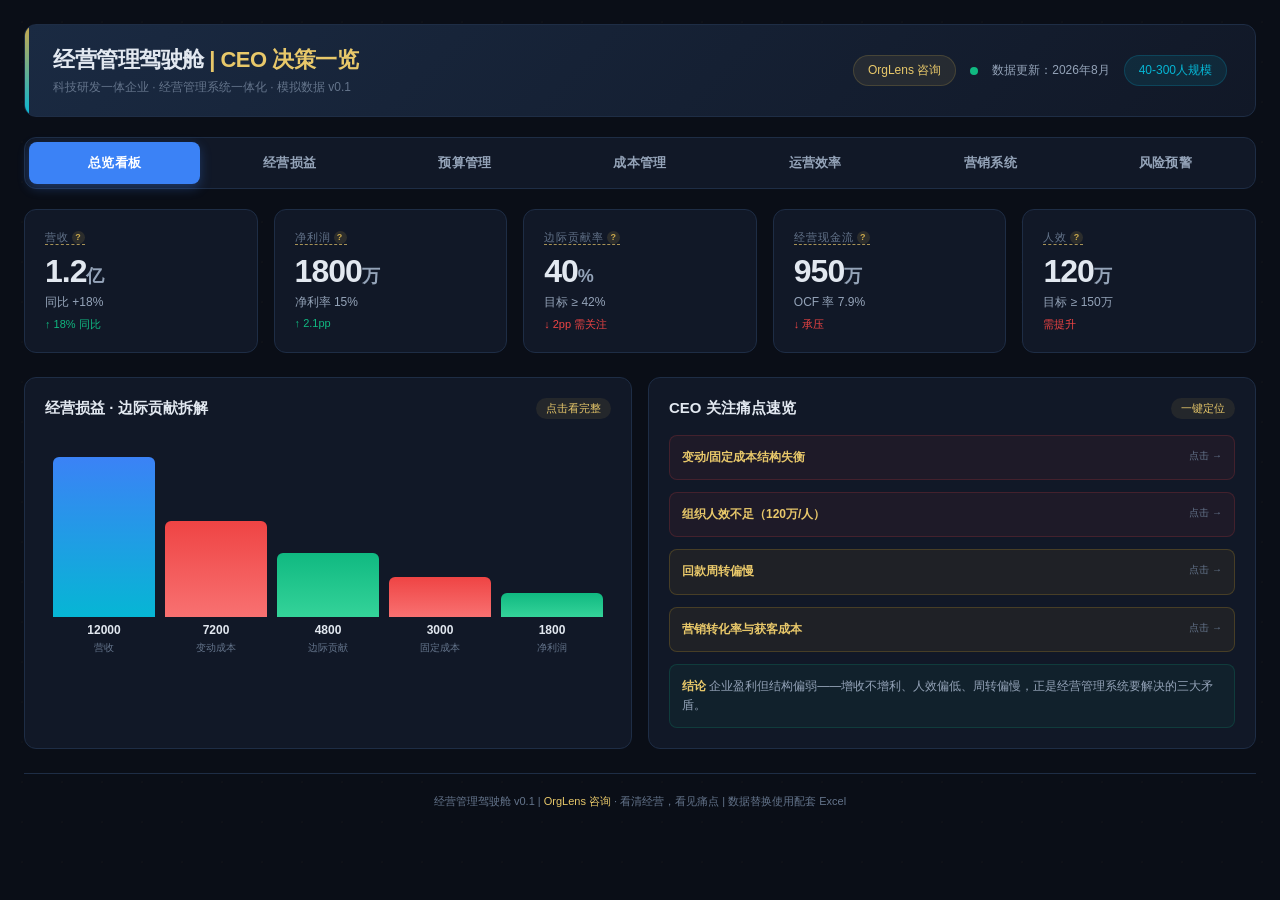
<file: ops-dashboard/index.html>
<!DOCTYPE html>
<html lang="zh-CN">
<head>
<meta charset="UTF-8">
<meta name="viewport" content="width=device-width, initial-scale=1.0">
<title>经营管理驾驶舱 - OrgLens 经营决策系统</title>
<link rel="stylesheet" href="style.css">
</head>
<body>
<div class="bg-grid"></div>
<div class="container">

  <header>
    <div>
      <h1><span class="org">经营管理驾驶舱</span> <span class="lens">| CEO 决策一览</span></h1>
      <div class="header-sub">科技研发一体企业 · 经营管理系统一体化 · 模拟数据 v0.1</div>
    </div>
    <div class="header-meta">
      <span class="badge badge-brand">OrgLens 咨询</span>
      <div class="live-dot"></div>
      <span class="meta-text">数据更新：2026年8月</span>
      <span class="badge badge-live">40-300人规模</span>
    </div>
  </header>

  <div class="nav-tabs" id="navTabs">
    <button class="nav-tab active" data-tab="overview">总览看板</button>
    <button class="nav-tab" data-tab="pnl">经营损益</button>
    <button class="nav-tab" data-tab="budget">预算管理</button>
    <button class="nav-tab" data-tab="cost">成本管理</button>
    <button class="nav-tab" data-tab="ops">运营效率</button>
    <button class="nav-tab" data-tab="marketing">营销系统</button>
    <button class="nav-tab" data-tab="risk">风险预警</button>
  </div>

  <div id="tab-overview" class="tab-content active"></div>
  <div id="tab-pnl" class="tab-content"></div>
  <div id="tab-budget" class="tab-content"></div>
  <div id="tab-cost" class="tab-content"></div>
  <div id="tab-ops" class="tab-content"></div>
  <div id="tab-marketing" class="tab-content"></div>
  <div id="tab-risk" class="tab-content"></div>

  <div class="footer-note">经营管理驾驶舱 v0.1 | <span>OrgLens 咨询</span> · 看清经营，看见痛点 | 数据替换使用配套 Excel</div>
</div>

<div class="tooltip" id="tooltip"><h4 id="tooltipTitle"></h4><p id="tooltipBody"></p></div>

<script src="app.js"></script>
</body>
</html>
</file>
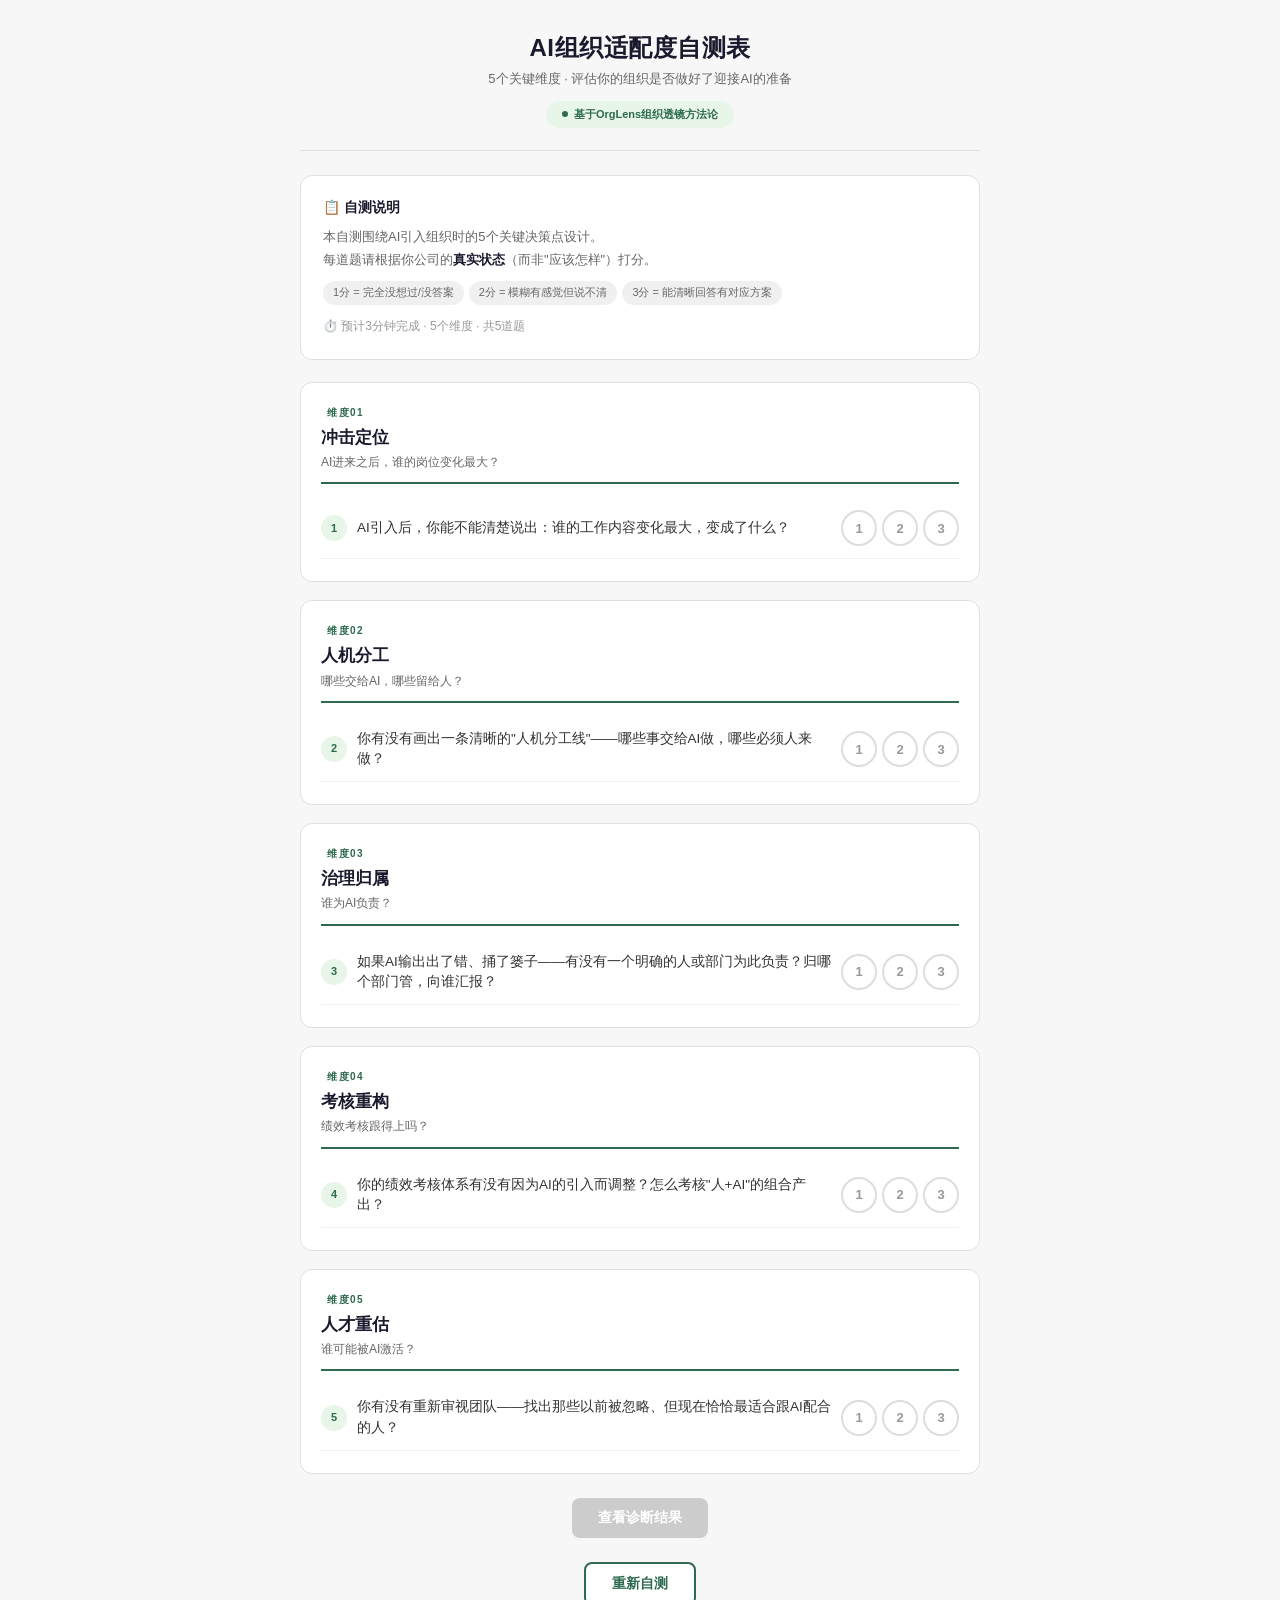
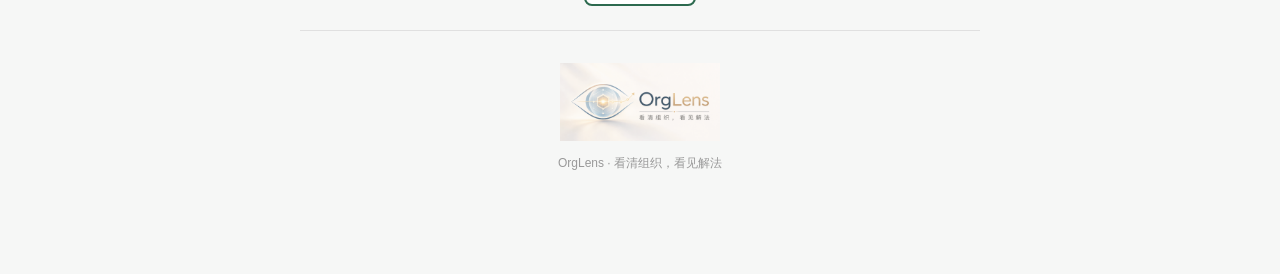
<file: ai-readiness.html>
<!DOCTYPE html>
<html lang="zh-CN">
<head>
<meta charset="UTF-8">
<meta name="viewport" content="width=device-width, initial-scale=1.0, maximum-scale=1.0, user-scalable=no">
<title>AI组织适配度自测表 - OrgLens</title>
<meta name="description" content="5个维度，3分钟，评估你的组织是否为AI时代做好了准备。基于OrgLens组织透镜方法论设计。">
<meta property="og:title" content="AI组织适配度自测表 - OrgLens">
<meta property="og:description" content="5个维度，3分钟，评估你的组织是否为AI时代做好了准备。">
<link rel="icon" href="data:image/svg+xml,<svg xmlns='http://www.w3.org/2000/svg' viewBox='0 0 32 32'><circle cx='16' cy='16' r='14' fill='%231a1a2e'/><circle cx='16' cy='16' r='10' fill='none' stroke='%232d6a4f' stroke-width='1.5'/><line x1='5' y1='27' x2='27' y2='5' stroke='%23c8a96e' stroke-width='1.5' opacity='0.6'/><circle cx='16' cy='16' r='3' fill='%232d6a4f'/></svg>">
<style>
:root{
--primary:#1a1a2e;--accent:#2d6a4f;--accent-light:#e8f5e9;--gold:#c8a96e;--gold-light:#f7efe0;
--bg:#f6f7f6;--card-bg:#ffffff;--border:#e0e0e0;--high:#2d6a4f;--mid:#e6a817;--low:#c0392b;
--text2:#666;--text3:#999
}
*{margin:0;padding:0;box-sizing:border-box}
body{
font-family:-apple-system,BlinkMacSystemFont,"PingFang SC","Microsoft YaHei","Helvetica Neue",sans-serif;
background:var(--bg);color:var(--primary);line-height:1.6;-webkit-font-smoothing:antialiased;
-webkit-tap-highlight-color:transparent
}
.container{max-width:720px;margin:0 auto;padding:0 20px 80px}
.header{text-align:center;padding:32px 0 22px;border-bottom:1px solid var(--border);margin-bottom:24px}
.header h1{font-size:24px;font-weight:800;color:var(--primary);letter-spacing:.5px;line-height:1.3}
.header .subtitle{font-size:13px;color:var(--text2);margin-top:6px;line-height:1.5}
.framework-badge{display:inline-flex;align-items:center;gap:6px;margin-top:12px;font-size:11px;color:var(--accent);background:var(--accent-light);padding:5px 16px;border-radius:20px;font-weight:600}
.framework-badge .dot{width:6px;height:6px;border-radius:50%;background:var(--accent)}
.instructions{background:var(--card-bg);border-radius:12px;padding:20px 22px;margin-bottom:22px;border:1px solid var(--border)}
.instructions h3{font-size:14px;margin-bottom:8px;color:var(--primary);font-weight:700}
.instructions p{font-size:13px;color:var(--text2);margin:3px 0;line-height:1.6}
.scale-badge{display:flex;flex-wrap:wrap;gap:5px;margin-top:10px}
.scale-badge span{display:inline-block;font-size:11px;padding:3px 10px;background:#f0f0f0;border-radius:12px;color:var(--text2)}
.dim-card{background:var(--card-bg);border-radius:12px;padding:22px 20px;margin-bottom:18px;border:1px solid var(--border);transition:box-shadow .2s}
.dim-card:hover{box-shadow:0 2px 12px rgba(0,0,0,.05)}
.dim-header{border-bottom:2px solid var(--accent);padding-bottom:10px;margin-bottom:14px}
.dim-header .dim-num{font-size:10px;font-weight:700;color:var(--accent);text-transform:uppercase;letter-spacing:1.5px;display:flex;align-items:center;gap:6px}
.dim-header h2{font-size:17px;font-weight:700;margin:3px 0 2px;color:var(--primary)}
.dim-header .dim-desc{font-size:12px;color:var(--text2)}
.question{padding:12px 0;border-bottom:1px solid #f0f0f0;display:flex;align-items:center;gap:10px}
.question:last-child{border-bottom:none}
.q-num{width:26px;height:26px;border-radius:50%;background:var(--accent-light);color:var(--accent);font-size:11px;font-weight:700;display:flex;align-items:center;justify-content:center;flex-shrink:0}
.q-text{flex:1;font-size:13.5px;color:#333;line-height:1.5}
.q-options{display:flex;gap:5px;flex-shrink:0}
.q-options button{width:36px;height:36px;border-radius:50%;border:2px solid #ddd;background:#fff;font-size:13px;font-weight:600;color:var(--text3);cursor:pointer;transition:all .15s;outline:none}
.q-options button:hover{border-color:var(--accent);color:var(--accent)}
.q-options button:active{transform:scale(.92)}
.q-options button.selected.low{background:var(--low);border-color:var(--low);color:#fff;transform:scale(1.05)}
.q-options button.selected.mid{background:var(--gold);border-color:var(--gold);color:#fff;transform:scale(1.05)}
.q-options button.selected.high{background:var(--accent);border-color:var(--accent);color:#fff;transform:scale(1.05)}
.dim-subtotal{margin-top:10px;padding:10px 14px;background:#f8faf8;border-radius:8px;display:flex;align-items:center;gap:10px;font-size:13px}
.dim-subtotal .score-box{width:44px;height:44px;border-radius:10px;background:var(--accent);color:#fff;display:flex;align-items:center;justify-content:center;font-size:20px;font-weight:800;transition:all .3s}
.dim-subtotal .score-box.low-bg{background:var(--low)}
.dim-subtotal .score-box.mid-bg{background:var(--gold)}
.dim-subtotal .label{color:var(--text2)}
.dim-subtotal .label strong{color:var(--primary)}
.dim-subtotal .label .outof{color:var(--text3);font-size:11px}
.btn-row{display:flex;gap:10px;justify-content:center;margin:24px 0}
.btn{padding:11px 26px;border-radius:8px;font-size:14px;font-weight:600;cursor:pointer;border:none;transition:all .2s;outline:none}
.btn:active{transform:scale(.96)}
.btn-primary{background:var(--accent);color:#fff}
.btn-primary:hover{background:#1b5e3b}
.btn-primary:disabled{background:#ccc;cursor:not-allowed}
.btn-outline{background:#fff;color:var(--accent);border:2px solid var(--accent)}
.btn-outline:hover{background:var(--accent-light)}
.results-card{background:var(--card-bg);border-radius:12px;padding:22px 20px;margin-bottom:18px;border:1px solid var(--border);animation:fadeInUp .4s ease-out}
.results-card h2{font-size:19px;font-weight:700;margin-bottom:14px;text-align:center}
.result-row{display:flex;align-items:center;padding:10px 0;border-bottom:1px solid #f0f0f0;font-size:13.5px}
.result-row:last-child{border-bottom:none}
.result-row .r-name{flex:1;font-weight:600}
.result-row .r-score{width:80px;text-align:center;font-weight:700;color:var(--accent)}
.result-row .r-level{width:90px;text-align:center;font-size:12px}
.result-row .r-level .tag{display:inline-block;padding:2px 10px;border-radius:12px;font-weight:600}
.tag-good{background:var(--accent-light);color:var(--high)}
.tag-ok{background:var(--gold-light);color:#b8860b}
.tag-bad{background:#fce4ec;color:var(--low)}
.result-total{display:flex;align-items:center;padding:14px 0;background:#f8faf8;border-radius:10px;margin-top:8px;font-size:14px;font-weight:700;justify-content:center;gap:10px}
.result-total .big-score{font-size:34px;font-weight:800;color:var(--accent)}
.result-bar{width:100%;height:8px;background:#eee;border-radius:4px;margin:8px 0;overflow:hidden}
.result-bar .fill{height:100%;border-radius:4px;transition:width .6s ease-out}
.fill-good{background:linear-gradient(90deg,var(--accent),#4caf50)}
.fill-ok{background:var(--gold)}
.fill-bad{background:var(--low)}
.diagnosis{background:var(--card-bg);border-radius:12px;padding:22px 20px;margin-bottom:18px;border:2px solid var(--accent);text-align:center;animation:fadeInUp .4s ease-out}
.diagnosis .emoji{font-size:40px;margin-bottom:8px}
.diagnosis h3{font-size:20px;font-weight:700;color:var(--primary);margin-bottom:8px}
.diagnosis .diag-text{font-size:13.5px;color:var(--text2);line-height:1.7;text-align:left;margin:0 auto;max-width:520px}
.diagnosis .diag-text p{margin:6px 0}
.action-card{background:var(--gold-light);border-radius:12px;padding:18px 20px;margin-bottom:18px;border:1px solid var(--gold);animation:fadeInUp .4s ease-out}
.action-card h3{font-size:15px;font-weight:700;color:var(--primary);margin-bottom:10px;display:flex;align-items:center;gap:6px}
.action-card ul{list-style:none;font-size:13px;color:var(--text2);line-height:1.8}
.action-card ul li:before{content:"→ ";color:var(--gold);font-weight:700}
.print-btns{display:flex;gap:10px;justify-content:center;margin:16px 0;flex-wrap:wrap}
.footer{text-align:center;padding:32px 0 20px;border-top:1px solid var(--border);margin-top:24px}
.footer-logo{width:160px;margin-bottom:6px;opacity:.85}
.footer-tagline{font-size:12px;color:var(--text3)}
.dim-legend{display:flex;gap:8px;flex-wrap:wrap;margin-top:8px}
.dim-legend span{font-size:11px;padding:4px 10px;border-radius:12px;font-weight:600}
.legend-good{background:var(--accent-light);color:var(--high)}
.legend-ok{background:var(--gold-light);color:#b8860b}
.legend-bad{background:#fce4ec;color:var(--low)}
@keyframes fadeInUp{from{opacity:0;transform:translateY(12px)}to{opacity:1;transform:translateY(0)}}
@media(max-width:500px){
.container{padding:0 14px 60px}
.header h1{font-size:20px}
.dim-card{padding:16px 14px}
.question{gap:8px}
.q-options button{width:32px;height:32px;font-size:12px}
}
</style>
</head>
<body>
<div class="container" id="app">

<div class="header">
<h1>AI组织适配度自测表</h1>
<p class="subtitle">5个关键维度 · 评估你的组织是否做好了迎接AI的准备</p>
<div class="framework-badge"><span class="dot"></span>基于OrgLens组织透镜方法论</div>
</div>

<div class="instructions">
<h3>📋 自测说明</h3>
<p>本自测围绕AI引入组织时的5个关键决策点设计。</p>
<p>每道题请根据你公司的<span style="font-weight:700;color:var(--primary)">真实状态</span>（而非"应该怎样"）打分。</p>
<div class="scale-badge">
<span>1分 = 完全没想过/没答案</span>
<span>2分 = 模糊有感觉但说不清</span>
<span>3分 = 能清晰回答有对应方案</span>
</div>
<p style="margin-top:12px;font-size:12px;color:var(--text3)">⏱️ 预计3分钟完成 · 5个维度 · 共5道题</p>
</div>

<div id="questions-area"></div>

<div class="btn-row">
<button class="btn btn-primary" id="submit-btn" disabled onclick="submitAssessment()">查看诊断结果</button>
</div>
<div class="btn-row">
<button class="btn btn-outline" onclick="resetAll()">重新自测</button>
</div>

<div id="results-area"></div>

<div class="footer">
<img src="orglens-logo.png" alt="OrgLens · 看清组织，看见解法" class="footer-logo">
<p class="footer-tagline">OrgLens · 看清组织，看见解法</p>
</div>

</div>

<script>
const dims = [
  {
    id:"impact",
    num:"01",
    title:"冲击定位",
    desc:"AI进来之后，谁的岗位变化最大？",
    question:"AI引入后，你能不能清楚说出：谁的工作内容变化最大，变成了什么？",
    hints:{
      1:"没有梳理过，也不知道谁会受影响",
      2:"大概知道哪些岗位会变，但说不清楚具体变成什么样",
      3:"已经做过岗位影响分析，明确了变化路径和新的工作内容"
    }
  },
  {
    id:"boundary",
    num:"02",
    title:"人机分工",
    desc:"哪些交给AI，哪些留给人？",
    question:"你有没有画出一条清晰的\"人机分工线\"——哪些事交给AI做，哪些必须人来做？",
    hints:{
      1:"没想过这个问题，先用了再说",
      2:"有一些直觉判断，但没有正式的决策标准或清单",
      3:"已经系统定义了人机分工的原则和具体场景边界"
    }
  },
  {
    id:"governance",
    num:"03",
    title:"治理归属",
    desc:"谁为AI负责？",
    question:"如果AI输出出了错、捅了篓子——有没有一个明确的人或部门为此负责？归哪个部门管，向谁汇报？",
    hints:{
      1:"目前没人专门负责，出问题再说",
      2:"名义上某个部门在管但实际上没人真正owner",
      3:"有明确的AI治理责任人/部门，有汇报线和问责机制"
    }
  },
  {
    id:"performance",
    num:"04",
    title:"考核重构",
    desc:"绩效考核跟得上吗？",
    question:"你的绩效考核体系有没有因为AI的引入而调整？怎么考核\"人+AI\"的组合产出？",
    hints:{
      1:"考核完全没变，还是按原来的指标",
      2:"意识到可能需要改，但还没动手",
      3:"已经调整了考核框架，纳入了人机协作效率等新指标"
    }
  },
  {
    id:"talent",
    num:"05",
    title:"人才重估",
    desc:"谁可能被AI激活？",
    question:"你有没有重新审视团队——找出那些以前被忽略、但现在恰恰最适合跟AI配合的人？",
    hints:{
      1:"没想过这件事，还在按原来的标准评估人",
      2:"隐约觉得有些人会因为AI更突出，但没有系统盘点",
      3:"已经做了人才重新盘点，识别出了AI时代的\"新关键人\""
    }
  }
];

let scores = {};
dims.forEach(d=>{scores[d.id]=0});

function buildQuestions(){
  const area = document.getElementById('questions-area');
  let html = '';
  dims.forEach((dim,i)=>{
    html += '<div class="dim-card">';
    html += '<div class="dim-header">';
    html += '<div class="dim-num"><span class="dim-dot" style="background:var(--gold)"></span>维度'+dim.num+'</div>';
    html += '<h2>'+dim.title+'</h2>';
    html += '<div class="dim-desc">'+dim.desc+'</div>';
    html += '</div>';
    html += '<div class="question">';
    html += '<div class="q-num">'+(i+1)+'</div>';
    html += '<div class="q-text">'+dim.question+'</div>';
    html += '<div class="q-options">';
    html += '<button class="opt-btn" data-dim="'+dim.id+'" data-val="1" onclick="selectScore(this)">1</button>';
    html += '<button class="opt-btn" data-dim="'+dim.id+'" data-val="2" onclick="selectScore(this)">2</button>';
    html += '<button class="opt-btn" data-dim="'+dim.id+'" data-val="3" onclick="selectScore(this)">3</button>';
    html += '</div></div>';
    html += '<div id="sub-'+dim.id+'" class="dim-subtotal" style="display:none">';
    html += '<div class="score-box" id="box-'+dim.id+'">-</div>';
    html += '<div class="label"><strong>'+dim.title+'</strong> <span class="outof">/ 3分</span></div>';
    html += '<div class="dim-legend" id="legend-'+dim.id+'"></div>';
    html += '</div>';
    html += '</div>';
  });
  area.innerHTML = html;
}

function selectScore(btn){
  const dim = btn.dataset.dim;
  const val = parseInt(btn.dataset.val);
  scores[dim]=val;
  const siblings = btn.parentElement.querySelectorAll('.opt-btn');
  siblings.forEach(b=>{
    b.classList.remove('selected','low','mid','high');
    if(parseInt(b.dataset.val)===val){
      b.classList.add('selected');
      if(val===1) b.classList.add('low');
      else if(val===2) b.classList.add('mid');
      else b.classList.add('high');
    }
  });
  const sub = document.getElementById('sub-'+dim);
  sub.style.display='flex';
  const box = document.getElementById('box-'+dim);
  box.textContent = val;
  box.className = 'score-box';
  if(val===1) box.classList.add('low-bg');
  else if(val===2) box.classList.add('mid-bg');

  const dimData = dims.find(d=>d.id===dim);
  const legend = document.getElementById('legend-'+dim);
  legend.innerHTML = '<span class="legend-'+(val===3?'good':val===2?'ok':'bad')+'">'+dimData.hints[val]+'</span>';

  checkComplete();
}

function checkComplete(){
  const allDone = dims.every(d=>scores[d.id]>0);
  document.getElementById('submit-btn').disabled = !allDone;
}

function submitAssessment(){
  const total = dims.reduce((s,d)=>s+scores[d.id],0);
  const max = dims.length*3;
  const pct = Math.round(total/max*100);

  let level,emoji,diagLabel,diagText;
  if(pct>=80){
    level='ready';emoji='🚀';diagLabel='AI就绪型组织';
    diagText='<p>你的组织在AI适配方面已经走在前面。你有清晰的岗位冲击认知、人机分工线、治理归属、考核调整思路，甚至还做了人才重新盘点。</p><p><strong>下一步不是"上不上AI"，而是"怎么让AI和组织融合得更深"</strong>——确保AI的引入不仅是效率提升，更是组织能力的结构性升级。</p>';
  }else if(pct>=53){
    level='progress';emoji='🔧';diagLabel='AI适配中组织';
    diagText='<p>你的组织已经意识到了AI带来的组织变化，但在关键决策上有明显的"模糊地带"。可能某个维度做得好、另一个维度完全空白。</p><p><strong>最大的风险不是AI不好用，而是"部门各自为战"——</strong>技术部只管部署、HR不改考核、管理层不问归属。最终AI跑起来了，组织却跑散了。</p>';
  }else{
    level='risk';emoji='⚠️';diagLabel='AI风险型组织';
    diagText='<p>你的组织目前基本是"先把AI用起来再说"的状态。这在AI引入初期是常见的，但如果持续超过一个季度——AI的效率红利会被组织的内耗完全吃掉。</p><p><strong>你需要的不是更快地上AI，而是更早地重新设计组织。</strong>一个为纯人时代设计的组织架构，在人机混合时代会自己把自己卡死。</p>';
  }

  const levelColors = {'ready':'good','progress':'ok','risk':'bad'};
  const lc = levelColors[level];

  let html = '<div style="text-align:center;margin-top:8px"><h2 style="font-size:18px;font-weight:700;margin-bottom:6px">📊 诊断结果</h2></div>';

  html += '<div class="diagnosis">';
  html += '<div class="emoji">'+emoji+'</div>';
  html += '<h3>'+diagLabel+'</h3>';
  html += '<div class="diag-text">'+diagText+'</div>';
  html += '<div style="margin-top:14px">';
  html += '<div class="result-total"><span>综合得分</span><span class="big-score">'+total+'</span><span>/ '+max+' 分</span></div>';
  html += '<div class="result-bar"><div class="fill fill-'+lc+'" style="width:'+pct+'%"></div></div>';
  html += '<div style="font-size:12px;color:var(--text3);margin-top:4px">适配度 '+pct+'%</div>';
  html += '</div></div>';

  html += '<div class="results-card"><h2>各维度详情</h2>';
  dims.forEach(d=>{
    const v = scores[d.id];
    const lv = v===3?'good':v===2?'ok':'bad';
    const lvl = v===3?'清晰就绪':v===2?'模糊地带':'风险盲区';
    html += '<div class="result-row">';
    html += '<div class="r-name">'+d.title+'</div>';
    html += '<div class="r-score">'+v+' / 3</div>';
    html += '<div class="r-level"><span class="tag tag-'+lv+'">'+lvl+'</span></div>';
    html += '</div>';
    html += '<div class="result-bar"><div class="fill fill-'+lv+'" style="width:'+Math.round(v/3*100)+'%"></div></div>';
    html += '<div style="font-size:12px;color:var(--text2);padding:2px 0 8px 0;line-height:1.5">'+d.hints[v]+'</div>';
  });
  html += '</div>';

  html += '<div class="action-card"><h3>💡 下一步行动建议</h3><ul>';
  if(pct>=80){
    html += '<li>每月做一次"AI组织适配度回顾"，因为AI能力每个月都在变</li>';
    html += '<li>开始关注"AI放大系数"指标——Token消耗产出比、人机协作效率</li>';
    html += '<li>考虑设立"AI运营"角色，向COO或CEO汇报，而非放在CTO下面</li>';
  }else if(pct>=53){
    html += '<li>优先补得分最低的维度——一个短板可以拖垮全局</li>';
    html += '<li>组织一次跨部门AI对齐会，把"人机分工线"画出来</li>';
    html += '<li>指定一个AI治理责任人——不需要全职，但必须有人owner</li>';
  }else{
    html += '<li>先停下来：在组织框架调整之前，不要再上新的AI工具</li>';
    html += '<li>做一次全员岗位影响分析：AI进来后，每个岗位变成什么</li>';
    html += '<li>最少做到一件事——明确"如果AI出错了，谁负责"</li>';
  }
  html += '</ul></div>';

  html += '<div class="print-btns">';
  html += '<button class="btn btn-primary" onclick="copyResult()">📋 复制结果</button>';
  html += '<button class="btn btn-outline" onclick="window.print()">🖨️ 打印报告</button>';
  html += '</div>';

  document.getElementById('results-area').innerHTML = html;
  document.getElementById('results-area').scrollIntoView({behavior:'smooth'});

  window._resultText = 'OrgLens AI组织适配度自测结果\n\n综合得分: '+total+'/'+max+' ('+pct+'%) - '+diagLabel+'\n\n';
  dims.forEach(d=>{
    const v=scores[d.id];
    const lvl=v===3?'清晰就绪':v===2?'模糊地带':'风险盲区';
    window._resultText += d.title+': '+v+'/3 - '+lvl+'\n  '+d.hints[v]+'\n\n';
  });
}

function copyResult(){
  if(!window._resultText){alert('请先完成诊断');return;}
  navigator.clipboard.writeText(window._resultText).then(()=>{
    alert('✅ 结果已复制到剪贴板');
  }).catch(()=>{
    alert('复制失败，请手动截图保存');
  });
}

function resetAll(){
  scores={};
  dims.forEach(d=>{scores[d.id]=0});
  buildQuestions();
  document.getElementById('results-area').innerHTML='';
  document.getElementById('submit-btn').disabled=true;
  window.scrollTo({top:0,behavior:'smooth'});
  window._resultText=null;
}

buildQuestions();
</script>
</body>
</html>
</file>
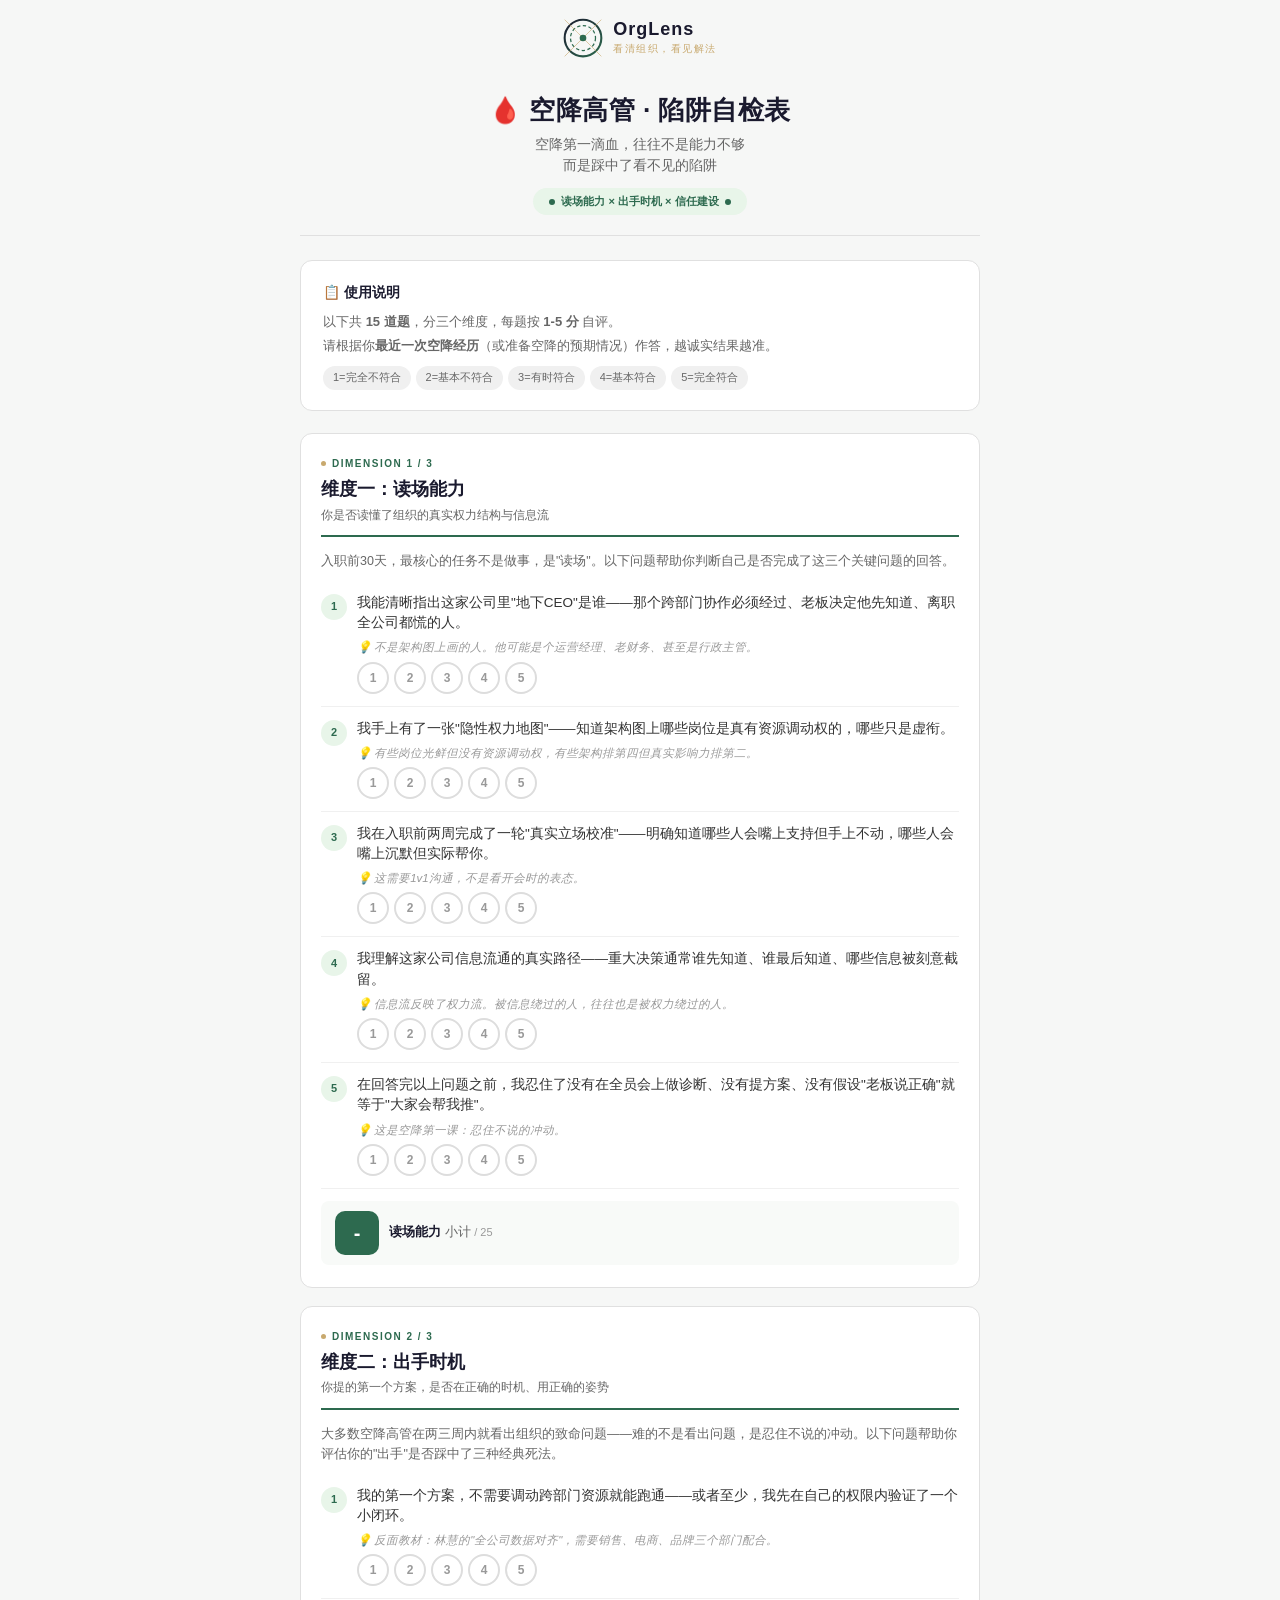
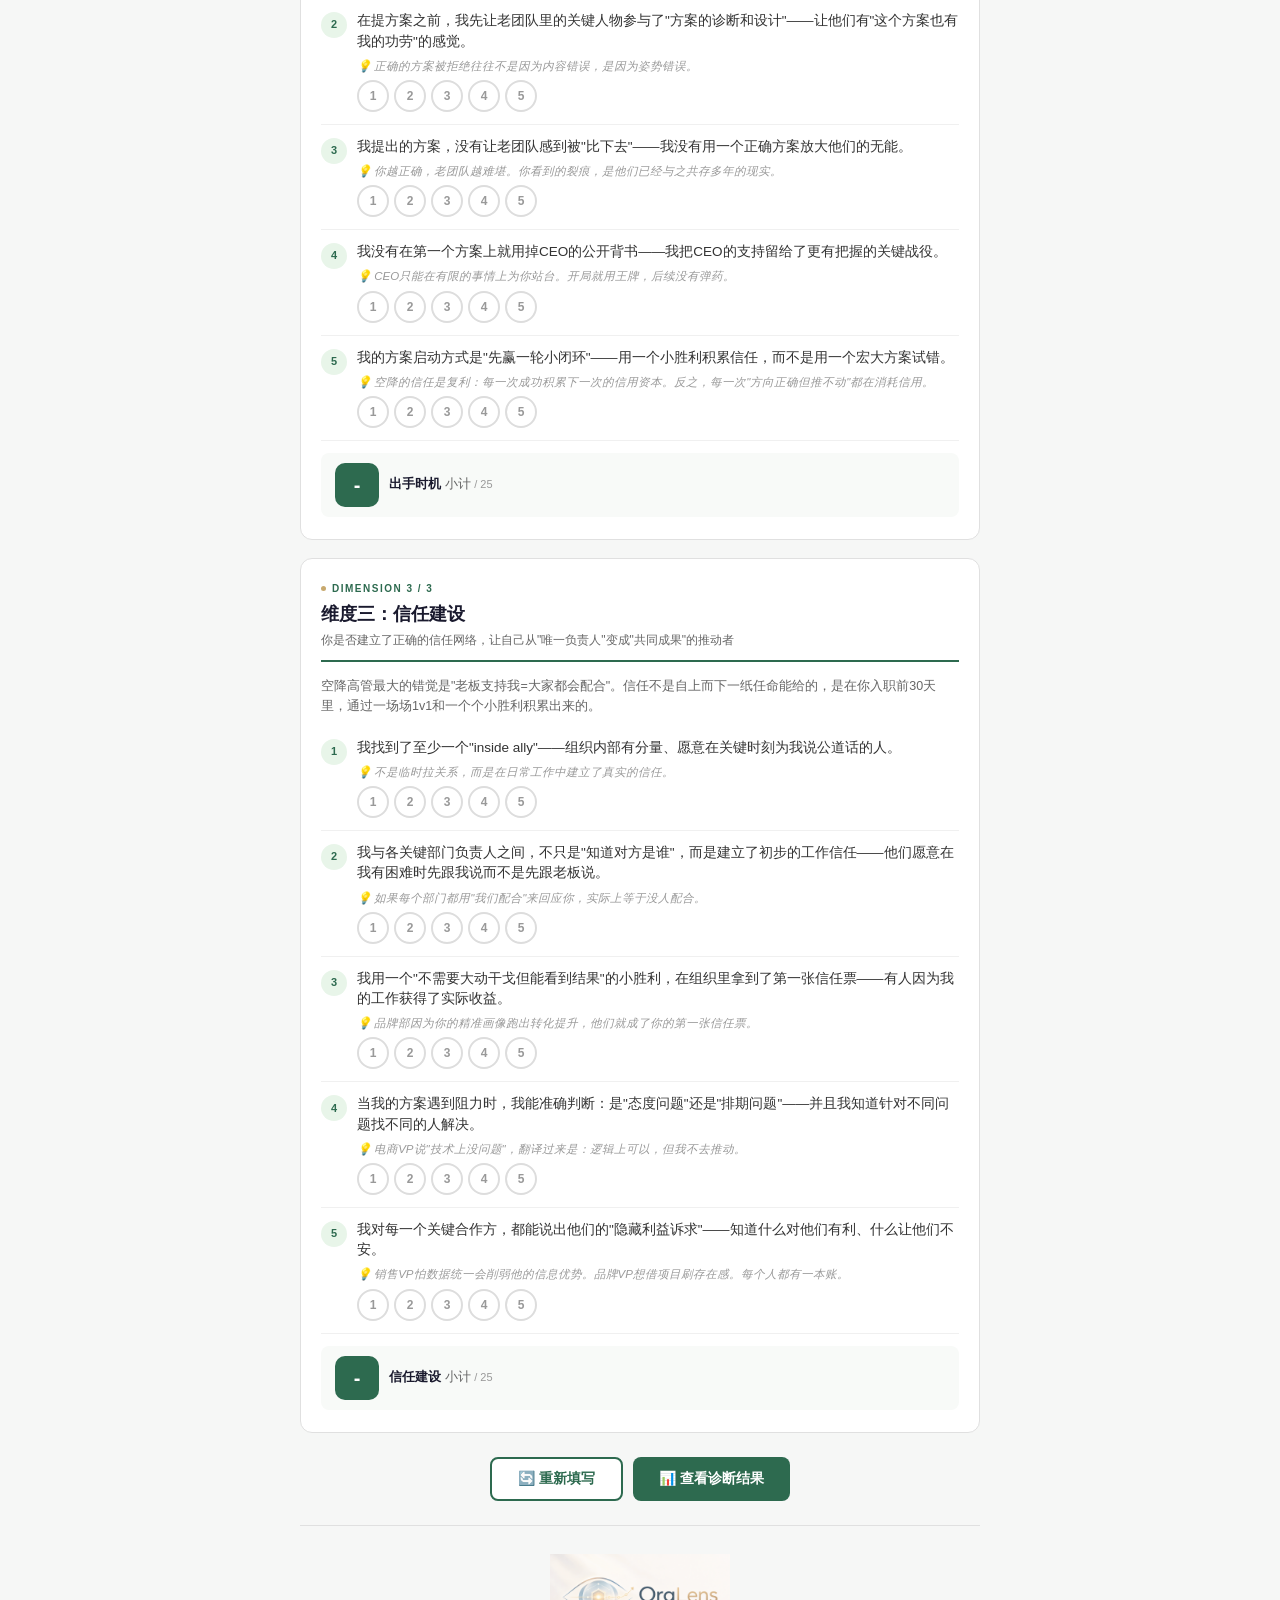
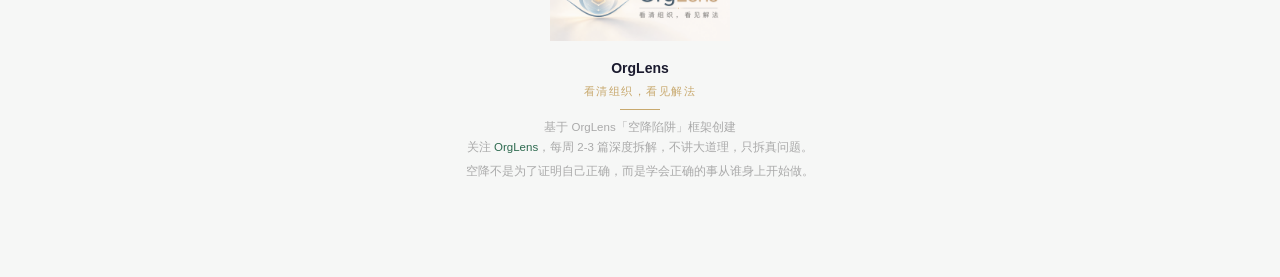
<file: airdrop-trap.html>
<!DOCTYPE html>
<html lang="zh-CN">
<head>
<meta charset="UTF-8">
<meta name="viewport" content="width=device-width, initial-scale=1.0, maximum-scale=1.0, user-scalable=no">
<title>空降高管 · 陷阱自检表 - OrgLens</title>
<meta name="description" content="基于OrgLens空降框架，15道题快速识别空降高管最容易踩的四大陷阱——读场、时机、信任，一个都不能少。">
<meta property="og:title" content="空降高管 · 陷阱自检表 - OrgLens">
<meta property="og:description" content="空降第一滴血，往往不是能力不够，而是踩中了看不见的陷阱。15题自检，3分钟，看清你的风险点。">
<link rel="icon" href="data:image/svg+xml,<svg xmlns='http://www.w3.org/2000/svg' viewBox='0 0 32 32'><circle cx='16' cy='16' r='14' fill='%231a1a2e'/><circle cx='16' cy='16' r='10' fill='none' stroke='%232d6a4f' stroke-width='1.5'/><line x1='5' y1='27' x2='27' y2='5' stroke='%23c8a96e' stroke-width='1.5' opacity='0.6'/><circle cx='16' cy='16' r='3' fill='%232d6a4f'/></svg>">
<style>
:root{
--primary:#1a1a2e;--accent:#2d6a4f;--accent-light:#e8f5e9;--gold:#c8a96e;--gold-light:#f7efe0;
--bg:#f6f7f6;--card-bg:#ffffff;--border:#e0e0e0;--high:#2d6a4f;--mid:#e6a817;--low:#c0392b;
--text2:#666;--text3:#999
}
*{margin:0;padding:0;box-sizing:border-box}
body{
font-family:-apple-system,BlinkMacSystemFont,"PingFang SC","Microsoft YaHei","Helvetica Neue",sans-serif;
background:var(--bg);color:var(--primary);line-height:1.6;-webkit-font-smoothing:antialiased;
-webkit-tap-highlight-color:transparent
}
.container{max-width:720px;margin:0 auto;padding:0 20px 80px}
.brand-bar{display:flex;align-items:center;justify-content:center;gap:10px;padding:18px 0 8px}
.brand-icon{width:40px;height:40px;flex-shrink:0}
.brand-name{font-size:18px;font-weight:800;color:var(--primary);letter-spacing:1px;line-height:1.2}
.brand-tagline{font-size:10px;color:var(--gold);font-weight:500;letter-spacing:1.5px;text-transform:uppercase}
.header{text-align:center;padding:28px 0 20px;border-bottom:1px solid var(--border);margin-bottom:24px}
.header h1{font-size:26px;font-weight:800;color:var(--primary);letter-spacing:.5px;line-height:1.3}
.header .subtitle{font-size:14px;color:var(--text2);margin-top:6px;line-height:1.5}
.framework-badge{display:inline-flex;align-items:center;gap:6px;margin-top:12px;font-size:11px;color:var(--accent);background:var(--accent-light);padding:5px 16px;border-radius:20px;font-weight:600}
.framework-badge .dot{width:6px;height:6px;border-radius:50%;background:var(--accent)}
.instructions{background:var(--card-bg);border-radius:12px;padding:20px 22px;margin-bottom:22px;border:1px solid var(--border)}
.instructions h3{font-size:14px;margin-bottom:8px;color:var(--primary);font-weight:700}
.instructions p{font-size:13px;color:var(--text2);margin:3px 0;line-height:1.6}
.scale-badge{display:flex;flex-wrap:wrap;gap:5px;margin-top:10px}
.scale-badge span{display:inline-block;font-size:11px;padding:3px 10px;background:#f0f0f0;border-radius:12px;color:var(--text2)}
.dim-card{background:var(--card-bg);border-radius:12px;padding:22px 20px;margin-bottom:18px;border:1px solid var(--border);transition:box-shadow .2s}
.dim-card:hover{box-shadow:0 2px 12px rgba(0,0,0,.05)}
.dim-header{border-bottom:2px solid var(--accent);padding-bottom:10px;margin-bottom:14px}
.dim-header .dim-num{font-size:10px;font-weight:700;color:var(--accent);text-transform:uppercase;letter-spacing:1.5px;display:flex;align-items:center;gap:6px}
.dim-header .dim-num .dim-dot{width:5px;height:5px;border-radius:50%;background:var(--gold)}
.dim-header h2{font-size:18px;font-weight:700;margin:3px 0 2px;color:var(--primary)}
.dim-header .dim-desc{font-size:12px;color:var(--text2)}
.dim-intro{font-size:12.5px;color:var(--text2);margin-bottom:10px;line-height:1.6}
.question{padding:12px 0;border-bottom:1px solid #f0f0f0;display:flex;align-items:flex-start;gap:10px}
.question:last-child{border-bottom:none}
.q-num{width:26px;height:26px;border-radius:50%;background:var(--accent-light);color:var(--accent);font-size:11px;font-weight:700;display:flex;align-items:center;justify-content:center;flex-shrink:0;margin-top:1px}
.q-body{flex:1}
.q-text{font-size:13.5px;color:#333;line-height:1.5;margin-bottom:6px}
.q-hint{font-size:11.5px;color:var(--text3);line-height:1.4;margin-bottom:6px;font-style:italic}
.q-options{display:flex;gap:5px}
.q-options button{width:32px;height:32px;border-radius:50%;border:2px solid #ddd;background:#fff;font-size:12px;font-weight:600;color:var(--text3);cursor:pointer;transition:all .15s;outline:none}
.q-options button:hover{border-color:var(--accent);color:var(--accent)}
.q-options button:active{transform:scale(.92)}
.q-options button.selected{background:var(--accent);border-color:var(--accent);color:#fff;transform:scale(1.05)}
.dim-subtotal{margin-top:12px;padding:10px 14px;background:#f8faf8;border-radius:8px;display:flex;align-items:center;gap:10px;font-size:13px}
.dim-subtotal .score-box{width:44px;height:44px;border-radius:10px;background:var(--accent);color:#fff;display:flex;align-items:center;justify-content:center;font-size:20px;font-weight:800;transition:all .3s}
.dim-subtotal .label{color:var(--text2)}
.dim-subtotal .label strong{color:var(--primary)}
.dim-subtotal .label .outof{color:var(--text3);font-size:11px}
.btn-row{display:flex;gap:10px;justify-content:center;margin:24px 0}
.btn{padding:11px 26px;border-radius:8px;font-size:14px;font-weight:600;cursor:pointer;border:none;transition:all .2s;outline:none}
.btn:active{transform:scale(.96)}
.btn-primary{background:var(--accent);color:#fff}
.btn-primary:hover{background:#1b5e3b}
.btn-outline{background:#fff;color:var(--accent);border:2px solid var(--accent)}
.btn-outline:hover{background:var(--accent-light)}
.results-card{background:var(--card-bg);border-radius:12px;padding:22px 20px;margin-bottom:18px;border:1px solid var(--border);animation:fadeInUp .4s ease-out}
.results-card h2{font-size:19px;font-weight:700;margin-bottom:14px;text-align:center}
.result-row{display:flex;align-items:center;padding:10px 0;border-bottom:1px solid #f0f0f0;font-size:13.5px}
.result-row:last-child{border-bottom:none}
.result-row .r-name{flex:1;font-weight:600}
.result-row .r-score{width:80px;text-align:center;font-weight:700;color:var(--accent)}
.result-row .r-level{width:90px;text-align:center;font-size:12px}
.result-row .r-level .tag{display:inline-block;padding:2px 10px;border-radius:12px;font-weight:600}
.tag-good{background:var(--accent-light);color:var(--high)}
.tag-ok{background:var(--gold-light);color:#b8860b}
.tag-bad{background:#fce4ec;color:var(--low)}
.result-total{display:flex;align-items:center;padding:14px 0;background:#f8faf8;border-radius:10px;margin-top:8px;font-size:14px;font-weight:700;justify-content:center;gap:10px}
.result-total .big-score{font-size:34px;font-weight:800;color:var(--accent)}
.diagnosis{background:var(--card-bg);border-radius:12px;padding:22px 20px;margin-bottom:18px;border:2px solid var(--accent);text-align:center;animation:fadeInUp .4s ease-out}
.diagnosis .emoji{font-size:44px;margin-bottom:6px}
.diagnosis .level-text{font-size:20px;font-weight:800;margin-bottom:4px}
.diagnosis .advice{font-size:13.5px;color:#555;margin-top:6px;line-height:1.8}
.traps-card{background:var(--card-bg);border-radius:12px;padding:22px 20px;margin-bottom:18px;border:1px solid var(--border);animation:fadeInUp .4s ease-out}
.traps-card h2{font-size:17px;font-weight:700;margin-bottom:12px}
.trap-intro{font-size:12.5px;color:var(--text2);margin-bottom:12px}
.trap-item{padding:11px 14px;margin-bottom:8px;border-radius:8px;border-left:4px solid var(--border);background:#fafafa;transition:all .2s}
.trap-item.active{background:#fff5f5;border-left-color:var(--low)}
.trap-item h4{font-size:13px;margin-bottom:3px}
.trap-desc{font-size:12px;color:var(--text2);margin-bottom:4px}
.trap-checkboxes{margin-top:4px}
.trap-checkboxes label{display:block;font-size:11.5px;margin:2px 0;color:#555;cursor:pointer;padding:2px 0}
.trap-checkboxes label input{margin-right:6px}
.trap-count{font-size:10.5px;color:var(--text3);margin-top:3px}
.plan-card{background:var(--card-bg);border-radius:12px;padding:22px 20px;margin-bottom:18px;border:1px solid var(--border);animation:fadeInUp .4s ease-out}
.plan-card h2{font-size:17px;font-weight:700;margin-bottom:14px}
.plan-card textarea{width:100%;border:1px solid var(--border);border-radius:8px;padding:10px 12px;font-size:12.5px;font-family:inherit;resize:vertical;min-height:42px;background:#fafafa;outline:none;margin-bottom:6px}
.plan-card textarea:focus{border-color:var(--accent);background:#fff}
.plan-label{font-size:12.5px;font-weight:600;color:var(--primary);margin:10px 0 4px}
.footer{text-align:center;padding:28px 0 16px;color:#aaa;font-size:11.5px;border-top:1px solid var(--border);margin-top:20px}
.footer-logo{max-width:180px;margin-bottom:10px;opacity:.85}
.footer-brand{font-weight:700;color:var(--primary);font-size:14px;margin-bottom:4px}
.footer-tagline{color:var(--gold);font-size:11px;letter-spacing:1.5px;margin-bottom:8px}
.footer-divider{width:40px;height:1px;background:var(--gold);margin:8px auto}
.footer a{color:var(--accent);text-decoration:none}
.hidden{display:none!important}
@keyframes fadeInUp{from{opacity:0;transform:translateY(12px)}to{opacity:1;transform:translateY(0)}}
@media(max-width:500px){
.container{padding:0 12px 60px}
.header h1{font-size:21px}
.q-options button{width:28px;height:28px;font-size:11px}
.q-options{gap:3px}
.question{gap:6px;padding:10px 0}
.q-text{font-size:12.5px}
.q-hint{font-size:10.5px}
.btn{padding:10px 20px;font-size:13px}
.dim-card{padding:16px 14px}
}
</style>
</head>
<body>
<div class="container">

<div class="brand-bar">
<svg class="brand-icon" viewBox="0 0 48 48" xmlns="http://www.w3.org/2000/svg">
<defs><linearGradient id="l" x1="0%" y1="0%" x2="100%" y2="100%"><stop offset="0%" style="stop-color:#1a1a2e"/><stop offset="100%" style="stop-color:#2d6a4f"/></linearGradient></defs>
<circle cx="24" cy="24" r="22" fill="none" stroke="url(#l)" stroke-width="2.5"/>
<circle cx="24" cy="24" r="15" fill="none" stroke="#2d6a4f" stroke-width="1.5" stroke-dasharray="4 3"/>
<line x1="2" y1="2" x2="46" y2="46" stroke="#c8a96e" stroke-width="1.2" opacity="0.6"/>
<line x1="46" y1="2" x2="2" y2="46" stroke="#c8a96e" stroke-width="1.2" opacity="0.6"/>
<circle cx="24" cy="24" r="4" fill="#2d6a4f"/>
<ellipse cx="18" cy="15" rx="6" ry="4" fill="white" opacity="0.15" transform="rotate(-30 18 15)"/>
</svg>
<div style="display:flex;flex-direction:column">
<span class="brand-name">OrgLens</span>
<span class="brand-tagline">看清组织，看见解法</span>
</div>
</div>

<div class="header">
<h1>🩸 空降高管 · 陷阱自检表</h1>
<p class="subtitle">空降第一滴血，往往不是能力不够<br>而是踩中了看不见的陷阱</p>
<div class="framework-badge"><span class="dot"></span> 读场能力 × 出手时机 × 信任建设 <span class="dot"></span></div>
</div>

<div class="instructions">
<h3>📋 使用说明</h3>
<p>以下共 <strong>15 道题</strong>，分三个维度，每题按 <strong>1-5 分</strong> 自评。</p>
<p>请根据你<strong>最近一次空降经历</strong>（或准备空降的预期情况）作答，越诚实结果越准。</p>
<div class="scale-badge">
<span>1=完全不符合</span><span>2=基本不符合</span><span>3=有时符合</span><span>4=基本符合</span><span>5=完全符合</span>
</div>
</div>

<div id="dims"></div>

<div class="btn-row">
<button class="btn btn-outline" onclick="resetAll()">🔄 重新填写</button>
<button class="btn btn-primary" onclick="scrollToResults()">📊 查看诊断结果</button>
</div>

<div id="results-section" class="hidden">
<div class="results-card" id="results-summary"></div>
<div class="diagnosis" id="diagnosis-box"></div>
<div class="traps-card" id="traps-card"></div>
<div class="plan-card">
<h2>✍️ 我的空降开局行动清单</h2>
<div class="plan-label">我最需要补的"读场"信息是：</div>
<textarea rows="2" placeholder="比如：我还没搞清楚谁是真正的"地下CEO"……"></textarea>
<div class="plan-label">我第一个方案最可能遇到的阻力是：</div>
<textarea rows="2" placeholder="对照上面的陷阱，哪个人或哪个环节最可能让我的方案卡住？"></textarea>
<div class="plan-label">我应该从哪里先"赢第一轮"：</div>
<textarea rows="2" placeholder="一个不需要所有人配合就能跑通的试点……"></textarea>
<div class="plan-label">我需要把谁变成方案的"共同贡献者"：</div>
<textarea rows="2" placeholder="设计一个让对方说"这个也有我的功劳"的方式……"></textarea>
<div class="plan-label">我接下来 30 天最该做的一件事：</div>
<textarea rows="2" placeholder="不是出手，是读场——具体读什么？"></textarea>
</div>
<div class="btn-row">
<button class="btn btn-outline" onclick="window.print()">🖨️ 打印结果</button>
<button class="btn btn-outline" onclick="shareResults()">📤 复制结果</button>
</div>
</div>

<div class="footer">
<img src="orglens-logo.png" alt="OrgLens · 看清组织，看见解法" class="footer-logo">
<div class="footer-brand">OrgLens</div>
<div class="footer-tagline">看清组织，看见解法</div>
<div class="footer-divider"></div>
<p>基于 OrgLens「空降陷阱」框架创建</p>
<p style="margin-top:2px">关注 <a href="#">OrgLens</a>，每周 2-3 篇深度拆解，不讲大道理，只拆真问题。</p>
<p style="margin-top:6px">空降不是为了证明自己正确，而是学会正确的事从谁身上开始做。</p>
</div>
</div>

<script>
const DIMS=[
  {
    id:'read',
    title:'维度一：读场能力',
    subtitle:'你是否读懂了组织的真实权力结构与信息流',
    intro:'入职前30天，最核心的任务不是做事，是"读场"。以下问题帮助你判断自己是否完成了这三个关键问题的回答。',
    questions:[
      {
        text:'我能清晰指出这家公司里"地下CEO"是谁——那个跨部门协作必须经过、老板决定他先知道、离职全公司都慌的人。',
        hint:'不是架构图上画的人。他可能是个运营经理、老财务、甚至是行政主管。'
      },
      {
        text:'我手上有了一张"隐性权力地图"——知道架构图上哪些岗位是真有资源调动权的，哪些只是虚衔。',
        hint:'有些岗位光鲜但没有资源调动权，有些架构排第四但真实影响力排第二。'
      },
      {
        text:'我在入职前两周完成了一轮"真实立场校准"——明确知道哪些人会嘴上支持但手上不动，哪些人会嘴上沉默但实际帮你。',
        hint:'这需要1v1沟通，不是看开会时的表态。'
      },
      {
        text:'我理解这家公司信息流通的真实路径——重大决策通常谁先知道、谁最后知道、哪些信息被刻意截留。',
        hint:'信息流反映了权力流。被信息绕过的人，往往也是被权力绕过的人。'
      },
      {
        text:'在回答完以上问题之前，我忍住了没有在全员会上做诊断、没有提方案、没有假设"老板说正确"就等于"大家会帮我推"。',
        hint:'这是空降第一课：忍住不说的冲动。'
      }
    ]
  },
  {
    id:'timing',
    title:'维度二：出手时机',
    subtitle:'你提的第一个方案，是否在正确的时机、用正确的姿势',
    intro:'大多数空降高管在两三周内就看出组织的致命问题——难的不是看出问题，是忍住不说的冲动。以下问题帮助你评估你的"出手"是否踩中了三种经典死法。',
    questions:[
      {
        text:'我的第一个方案，不需要调动跨部门资源就能跑通——或者至少，我先在自己的权限内验证了一个小闭环。',
        hint:'反面教材：林慧的"全公司数据对齐"，需要销售、电商、品牌三个部门配合。'
      },
      {
        text:'在提方案之前，我先让老团队里的关键人物参与了"方案的诊断和设计"——让他们有"这个方案也有我的功劳"的感觉。',
        hint:'正确的方案被拒绝往往不是因为内容错误，是因为姿势错误。'
      },
      {
        text:'我提出的方案，没有让老团队感到被"比下去"——我没有用一个正确方案放大他们的无能。',
        hint:'你越正确，老团队越难堪。你看到的裂痕，是他们已经与之共存多年的现实。'
      },
      {
        text:'我没有在第一个方案上就用掉CEO的公开背书——我把CEO的支持留给了更有把握的关键战役。',
        hint:'CEO只能在有限的事情上为你站台。开局就用王牌，后续没有弹药。'
      },
      {
        text:'我的方案启动方式是"先赢一轮小闭环"——用一个小胜利积累信任，而不是用一个宏大方案试错。',
        hint:'空降的信任是复利：每一次成功积累下一次的信用资本。反之，每一次"方向正确但推不动"都在消耗信用。'
      }
    ]
  },
  {
    id:'trust',
    title:'维度三：信任建设',
    subtitle:'你是否建立了正确的信任网络，让自己从"唯一负责人"变成"共同成果"的推动者',
    intro:'空降高管最大的错觉是"老板支持我=大家都会配合"。信任不是自上而下一纸任命能给的，是在你入职前30天里，通过一场场1v1和一个个小胜利积累出来的。',
    questions:[
      {
        text:'我找到了至少一个"inside ally"——组织内部有分量、愿意在关键时刻为我说公道话的人。',
        hint:'不是临时拉关系，而是在日常工作中建立了真实的信任。'
      },
      {
        text:'我与各关键部门负责人之间，不只是"知道对方是谁"，而是建立了初步的工作信任——他们愿意在我有困难时先跟我说而不是先跟老板说。',
        hint:'如果每个部门都用"我们配合"来回应你，实际上等于没人配合。'
      },
      {
        text:'我用一个"不需要大动干戈但能看到结果"的小胜利，在组织里拿到了第一张信任票——有人因为我的工作获得了实际收益。',
        hint:'品牌部因为你的精准画像跑出转化提升，他们就成了你的第一张信任票。'
      },
      {
        text:'当我的方案遇到阻力时，我能准确判断：是"态度问题"还是"排期问题"——并且我知道针对不同问题找不同的人解决。',
        hint:'电商VP说"技术上没问题"，翻译过来是：逻辑上可以，但我不去推动。'
      },
      {
        text:'我对每一个关键合作方，都能说出他们的"隐藏利益诉求"——知道什么对他们有利、什么让他们不安。',
        hint:'销售VP怕数据统一会削弱他的信息优势。品牌VP想借项目刷存在感。每个人都有一本账。'
      }
    ]
  }
];

const TRAPS=[
  {
    name:'陷阱一：「全场点赞，全都不动」',
    desc:'会议上每个人都点头支持，走出会议室每个人都不动。因为你推动的事需要调用他们的注意力、关系资本甚至牺牲既得利益——而他们承担的个人风险为零。',
    signals:[
      '我的方案在全员会上获得了一致表态支持，但会后推进时每个人都温和地推脱',
      '我找合作方要资源时，对方永远有"排期问题""口径问题""权限问题"——态度没问题，就是不动',
      '三个月后老板的评价是"方向对但落地不行"——而我自己也说不清问题到底出在哪'
    ]
  },
  {
    name:'陷阱二：「正确方案 = 揭旧伤疤」',
    desc:'你提出的方案越是"一眼就能看出来的正确问题"，越暗示一个信息：老团队在这件事上做了好几年竟然没人推动。没人会公开承认"我之前没做好"，但所有人都会在行动上让你"也做不成"。',
    signals:[
      '我提出方案后，感觉到合作方有一种微妙的"防御反应"——不是反对，而是一种冷淡',
      '有老员工委婉或直接地暗示"这个我们之前试过，不好推"或"这里面水很深"',
      '方案方向明显正确但推进阻力极大，而且这种阻力是沉默的、无法正面讨论的'
    ]
  },
  {
    name:'陷阱三：「CEO 背书用错地方」',
    desc:'CEO只能在有限的事情上为你站台。如果第一个方案就用了他的背书且推不动，他会认为是方案不值得——更糟的是，如果他背书了方案还失败，等于他做了一个错误判断。CEO 比谁都更不愿意承认自己看错了人。',
    signals:[
      '我的第一个方案就让CEO在全员会上表了态或写了邮件推进',
      'CEO公开站台后方案仍然推不动，我开始感觉到CEO对我的关注度在下降',
      '我在想"为什么老板说了支持但感觉还是不够"——我在等更多授权，他在等更多结果'
    ]
  },
  {
    name:'陷阱四：「唯一负责人」',
    desc:'你以为全场一致同意，其实是全场一致把一件"他们不想做但不好意思反对"的事，甩给了提出这件事的人。当方案出成果时，功劳可能被分享；当方案卡住时，只有你一个人在为它焦虑。',
    signals:[
      '我在推动的方案，除了我以外没有第二个人有紧迫感',
      '每次跨部门协调，都是我在主动追、别人在被动等',
      '我发现如果这个方案失败了，只有我一个人会受到影响——其他人完全可以回到原来的工作状态'
    ]
  }
];

let scores={read:[0,0,0,0,0],timing:[0,0,0,0,0],trust:[0,0,0,0,0]};

function renderDims(){
let h='';
DIMS.forEach((d,di)=>{
h+=`<div class="dim-card" id="dim-${d.id}"><div class="dim-header"><div class="dim-num"><span class="dim-dot"></span> Dimension ${di+1} / 3</div><h2>${d.title}</h2><div class="dim-desc">${d.subtitle}</div></div><div class="dim-intro">${d.intro}</div>`;
d.questions.forEach((q,qi)=>{
h+=`<div class="question"><div class="q-num">${qi+1}</div><div class="q-body"><div class="q-text">${q.text}</div><div class="q-hint">💡 ${q.hint}</div><div class="q-options">`;
for(let s=1;s<=5;s++)h+=`<button onclick="pick('${d.id}',${qi},${s},this)">${s}</button>`;
h+=`</div></div></div>`;
});
h+=`<div class="dim-subtotal" id="sub-${d.id}"><div class="score-box">-</div><div class="label"><strong>${d.title.replace('维度一：','').replace('维度二：','').replace('维度三：','')}</strong> 小计 <span class="outof">/ 25</span></div></div></div>`;
});
document.getElementById('dims').innerHTML=h;
}

function pick(dim,qi,val,btn){
scores[dim][qi]=val;
btn.parentElement.querySelectorAll('button').forEach(b=>b.classList.remove('selected'));
btn.classList.add('selected');
let tot=scores[dim].reduce((a,b)=>a+b,0);
let box=document.getElementById('sub-'+dim).querySelector('.score-box');
if(box){
box.textContent=scores[dim].every(v=>v>0)?tot:'-';
box.style.transform='scale(1.1)';setTimeout(()=>box.style.transform='scale(1)',200);
}
}

function sub(dim){return scores[dim].reduce((a,b)=>a+b,0)}
function total(){return sub('read')+sub('timing')+sub('trust')}

function lvl(s){
if(s>=20)return{label:'安全区',cls:'tag-good'};
if(s>=16)return{label:'稳健',cls:'tag-good'};
if(s>=13)return{label:'中等风险',cls:'tag-ok'};
if(s>=10)return{label:'高风险',cls:'tag-ok'};
return{label:'危险区',cls:'tag-bad'};
}

function overall(t){
if(t>=60)return{emoji:'🟢',text:'空降开局准备充分',color:'var(--high)',
advice:`<strong>策略：保持节奏，放大优势</strong><br><br>你的读场、时机、信任三个维度得分较高，说明你具备空降高管最稀缺的能力——忍住不说的冲动，先读懂场再出手。<br><br>但这不代表可以放松警惕。空降是马拉松，不是短跑。接下来注意：<br>• 持续维护你的信任网络，不要因为站稳了就停止1v1<br>• 用小胜利换大授权，不要急于证明"更大的正确"<br>• 关注组织暗流——权力结构是会变的，你的隐性地图也要持续更新`};
if(t>=45)return{emoji:'🟡',text:'空降存在中等风险',color:'var(--mid)',
advice:`<strong>策略：优先补短板</strong><br><br>你有一两个维度存在明显缺口。空降高管的成败不取决于最强项，而取决于最弱项。<br><br>建议你：<br>• 看你的三个维度分数，最低的那个就是你现在最该投入的地方<br>• 如果"读场"分低：停止提方案，先完成入职30天"读场三问"<br>• 如果"时机"分低：忍住出手冲动，先在你自己的权限内赢第一轮<br>• 如果"信任"分低：回去做1v1，找到你的"inside ally"再往前推`};
return{emoji:'🔴',text:'空降高风险预警',color:'var(--low)',
advice:`<strong>策略：立刻止损，重建开局</strong><br><br>你的得分提示你正在踩中空降高管最致命的陷阱。不是你能力不够——是姿势错了。<br><br>立刻采取以下行动：<br>• <strong>停：</strong>不要再提新方案、不要再推进任何需要跨部门配合的事<br>• <strong>读：</strong>用两周时间，只做1v1，只问问题，不给建议。绘制你的隐权力地图<br>• <strong>赢：</strong>找一个完全在你权限内、能让一个人或一个部门直接受益的小事，先赢一轮<br>• <strong>忍：</strong>你看见的所有"明显问题"——老团队一定也知道。你说出来不是在发现新大陆，是在揭旧伤疤`};
}

function allDone(){return DIMS.every(d=>scores[d.id].every(v=>v>0))}

function scrollToResults(){
if(!allDone()){
for(let d of DIMS){
for(let i=0;i<d.questions.length;i++){
if(scores[d.id][i]===0){
document.getElementById('dim-'+d.id).scrollIntoView({behavior:'smooth',block:'center'});
let qs=document.getElementById('dim-'+d.id).querySelectorAll('.question');
if(qs[i]){qs[i].style.background='#fff9e6';setTimeout(()=>qs[i].style.background='',2000)}
return;
}
}
}
return;
}
document.getElementById('results-section').classList.remove('hidden');
renderResults();
setTimeout(()=>document.getElementById('results-section').scrollIntoView({behavior:'smooth',block:'start'}),100);
}

function renderResults(){
let t=total(),READ=sub('read'),TIMING=sub('timing'),TRUST=sub('trust'),o=overall(t);
document.getElementById('results-summary').innerHTML='<h2>📊 空降陷阱诊断结果</h2><div class="result-row" style="font-weight:700;color:var(--text2)"><span class="r-name">维度</span><span class="r-score">得分</span><span class="r-level">等级</span></div>'+
['读场能力','出手时机','信任建设'].map((l,i)=>{let L=lvl([READ,TIMING,TRUST][i]);return`<div class="result-row"><span class="r-name">${l}</span><span class="r-score">${[READ,TIMING,TRUST][i]} / 25</span><span class="r-level"><span class="tag ${L.cls}">${L.label}</span></span></div>`}).join('')+
`<div class="result-total"><span>综合总分</span><span class="big-score">${t}</span><span> / 75</span></div>`;
document.getElementById('diagnosis-box').innerHTML=`<div class="emoji">${o.emoji}</div><div class="level-text" style="color:${o.color}">${t} 分 · ${o.text}</div><div class="advice">${o.advice}</div>`;
let th='<h2>🕳️ 四大空降陷阱检核</h2><div class="trap-intro">对照你的实际情况打勾。中 <strong>2 项及以上</strong>，说明这个陷阱已经在起作用——不是"可能"，是"正在"。每个陷阱都对应文章中的一个真实案例。</div>';
TRAPS.forEach((tr,ti)=>{
th+=`<div class="trap-item" id="trap-${ti}"><h4>${tr.name}</h4><div class="trap-desc">${tr.desc}</div><div class="trap-checkboxes">`;
tr.signals.forEach(s=>{th+=`<label><input type="checkbox" onchange="chkTrap(${ti})"> ${s}</label>`});
th+=`</div><div class="trap-count" id="tc-${ti}">已勾选: 0 / 3</div></div>`;
});
document.getElementById('traps-card').innerHTML=th;
}

function chkTrap(ti){
let n=document.querySelectorAll('#trap-'+ti+' input:checked').length;
document.getElementById('tc-'+ti).textContent='已勾选: '+n+' / 3';
document.getElementById('trap-'+ti).classList.toggle('active',n>=2);
}

function resetAll(){
scores={read:[0,0,0,0,0],timing:[0,0,0,0,0],trust:[0,0,0,0,0]};
document.querySelectorAll('.q-options button').forEach(b=>b.classList.remove('selected'));
DIMS.forEach(d=>{let b=document.getElementById('sub-'+d.id).querySelector('.score-box');if(b)b.textContent='-'});
document.getElementById('results-section').classList.add('hidden');
window.scrollTo({top:0,behavior:'smooth'});
}

function shareResults(){
if(!allDone())return;
let t=total(),o=overall(t),READ=sub('read'),TIMING=sub('timing'),TRUST=sub('trust');
let adviceText=o.advice.replace(/<[^>]+>/g,'');
let txt=`🩸 我的空降陷阱自检结果

📊 总分：${t}/75 · ${o.text}
• 读场能力：${READ}/25
• 出手时机：${TIMING}/25
• 信任建设：${TRUST}/25

${adviceText}

来自 OrgLens 空降高管·陷阱自检表`;
navigator.clipboard.writeText(txt).then(()=>alert('✅ 结果已复制到剪贴板！')).catch(()=>prompt('复制以下文本：',txt));
}

renderDims();
</script>
</body>
</html>
</file>
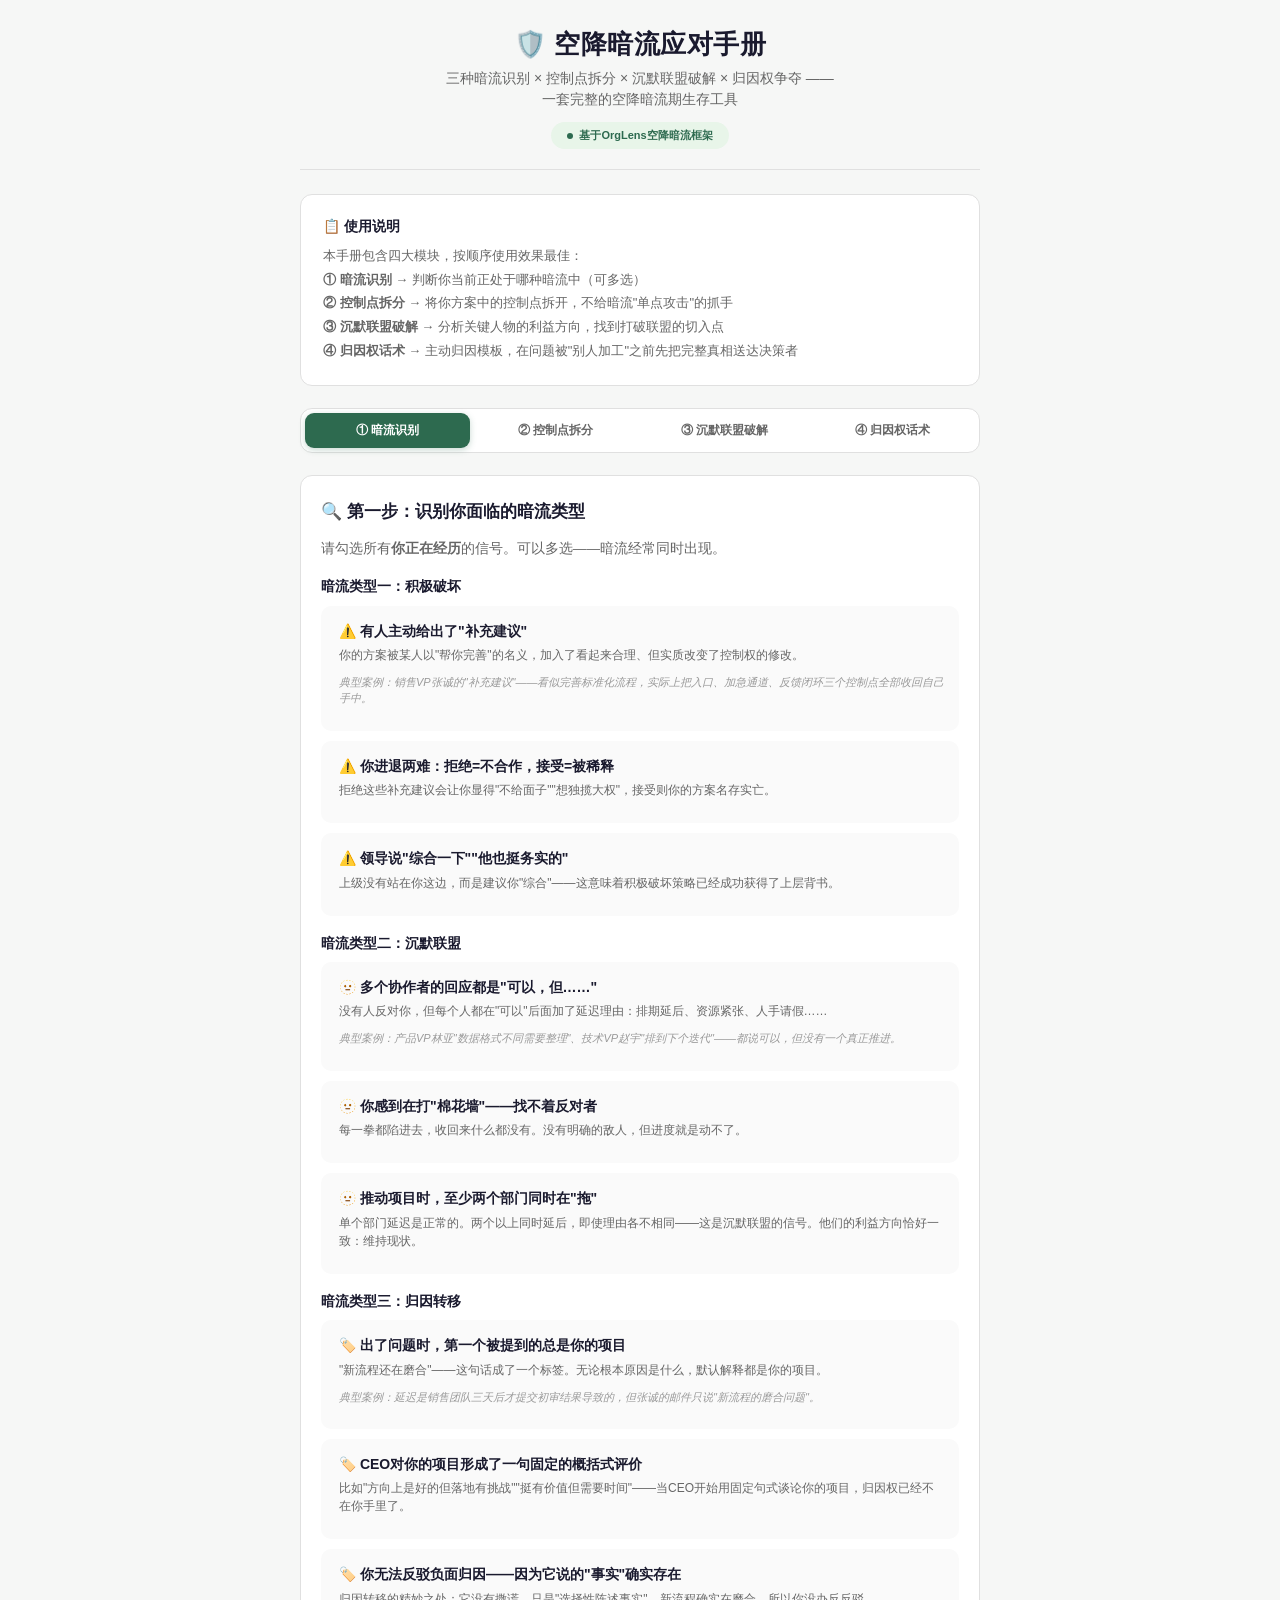
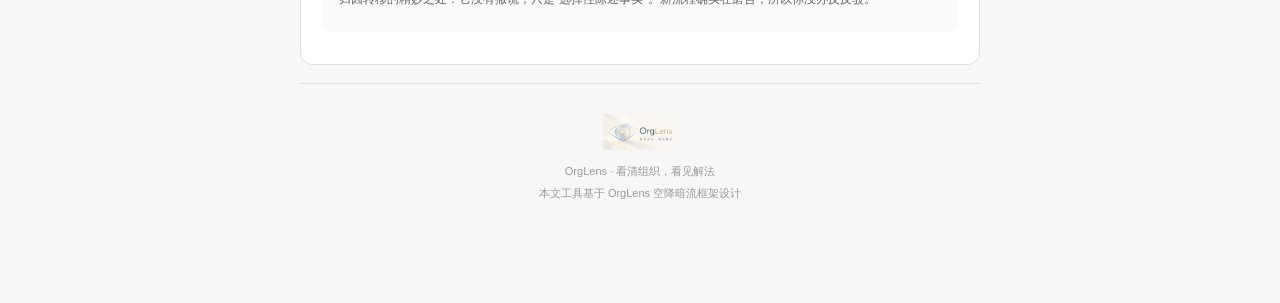
<file: anchoring-countermeasures.html>
<!DOCTYPE html>
<html lang="zh-CN">
<head>
<meta charset="UTF-8">
<meta name="viewport" content="width=device-width, initial-scale=1.0, maximum-scale=1.0, user-scalable=no">
<title>空降暗流应对手册 - OrgLens</title>
<meta name="description" content="三种暗流识别矩阵 × 控制点拆分模板 × 沉默联盟破解策略 × 归因权争夺话术。基于OrgLens空降暗流框架，一套完整的暗流期生存工具。">
<meta property="og:title" content="空降暗流应对手册 - OrgLens">
<meta property="og:description" content="你在暗流期吗？用这套工具识别暗流类型、拆分控制点、破解沉默联盟、夺回归因权。">
<link rel="icon" href="data:image/svg+xml,<svg xmlns='http://www.w3.org/2000/svg' viewBox='0 0 32 32'><circle cx='16' cy='16' r='14' fill='%231a1a2e'/><circle cx='16' cy='16' r='10' fill='none' stroke='%232d6a4f' stroke-width='1.5'/><line x1='5' y1='27' x2='27' y2='5' stroke='%23c8a96e' stroke-width='1.5' opacity='0.6'/><circle cx='16' cy='16' r='3' fill='%232d6a4f'/></svg>">
<style>
:root{
--primary:#1a1a2e;--accent:#2d6a4f;--accent-light:#e8f5e9;--gold:#c8a96e;--gold-light:#f7efe0;
--bg:#f6f7f6;--card-bg:#ffffff;--border:#e0e0e0;--high:#2d6a4f;--mid:#e6a817;--low:#c0392b;
--text2:#666;--text3:#999
}
*{margin:0;padding:0;box-sizing:border-box}
body{
font-family:-apple-system,BlinkMacSystemFont,"PingFang SC","Microsoft YaHei","Helvetica Neue",sans-serif;
background:var(--bg);color:var(--primary);line-height:1.6;-webkit-font-smoothing:antialiased;
-webkit-tap-highlight-color:transparent
}
.container{max-width:720px;margin:0 auto;padding:0 20px 80px}
.brand-bar{display:flex;align-items:center;justify-content:center;gap:10px;padding:18px 0 8px}
.brand-icon{width:40px;height:40px;flex-shrink:0}
.brand-name{font-size:18px;font-weight:800;color:var(--primary);letter-spacing:1px;line-height:1.2}
.brand-tagline{font-size:10px;color:var(--gold);font-weight:500;letter-spacing:1.5px;text-transform:uppercase}
.header{text-align:center;padding:28px 0 20px;border-bottom:1px solid var(--border);margin-bottom:24px}
.header h1{font-size:26px;font-weight:800;color:var(--primary);letter-spacing:.5px;line-height:1.3}
.header .subtitle{font-size:14px;color:var(--text2);margin-top:6px;line-height:1.5}
.framework-badge{display:inline-flex;align-items:center;gap:6px;margin-top:12px;font-size:11px;color:var(--accent);background:var(--accent-light);padding:5px 16px;border-radius:20px;font-weight:600}
.framework-badge .dot{width:6px;height:6px;border-radius:50%;background:var(--accent)}
.instructions{background:var(--card-bg);border-radius:12px;padding:20px 22px;margin-bottom:22px;border:1px solid var(--border)}
.instructions h3{font-size:14px;margin-bottom:8px;color:var(--primary);font-weight:700}
.instructions p{font-size:13px;color:var(--text2);margin:3px 0;line-height:1.6}

/* Tabs */
.tabs{display:flex;gap:4px;margin-bottom:22px;background:var(--card-bg);border-radius:12px;padding:4px;border:1px solid var(--border)}
.tab-btn{flex:1;padding:10px 6px;border:none;border-radius:9px;background:transparent;font-size:12px;font-weight:600;color:var(--text2);cursor:pointer;transition:all .2s;text-align:center;line-height:1.3}
.tab-btn.active{background:var(--accent);color:#fff;box-shadow:0 2px 6px rgba(45,106,79,.25)}
.tab-btn:hover:not(.active){color:var(--accent)}
.tab-panel{display:none}
.tab-panel.active{display:block}

/* Card */
.card{background:var(--card-bg);border-radius:12px;padding:22px 20px;margin-bottom:18px;border:1px solid var(--border)}
.card h2{font-size:17px;font-weight:700;color:var(--primary);margin-bottom:12px}
.card h3{font-size:14px;font-weight:700;color:var(--primary);margin:16px 0 8px}
.card p{font-size:13.5px;color:var(--text2);margin-bottom:10px;line-height:1.6}
.card ul,.card ol{padding-left:20px;margin-bottom:12px}
.card li{font-size:13px;color:var(--text2);margin-bottom:6px;line-height:1.6}

/* === TAB 1: 暗流识别 === */
.alert-item{padding:14px;background:#fafafa;border-radius:10px;margin-bottom:10px;border-left:4px solid transparent;cursor:pointer;transition:all .2s}
.alert-item.selected{border-left-color:var(--accent);background:var(--accent-light)}
.alert-item:hover{background:#f0f0f0}
.alert-item h4{font-size:14px;font-weight:700;color:var(--primary);margin-bottom:4px}
.alert-item p{font-size:12px;color:var(--text2);line-height:1.5}
.alert-item .example{font-size:11px;color:var(--text3);margin-top:4px;font-style:italic}
.result-badge{display:inline-block;padding:4px 12px;border-radius:14px;font-size:11px;font-weight:700;margin-top:6px}

/* === TAB 2: 控制点拆分 === */
.matrix-table{width:100%;border-collapse:collapse;font-size:12px;margin:12px 0}
.matrix-table th{padding:10px 8px;background:var(--accent);color:#fff;font-weight:600;text-align:left;font-size:12px}
.matrix-table th:first-child{border-radius:8px 0 0 0}
.matrix-table th:last-child{border-radius:0 8px 0 0}
.matrix-table td{padding:8px;border-bottom:1px solid #f0f0f0;font-size:12px;color:var(--text2);vertical-align:top}
.matrix-table tr:last-child td:last-child{border-radius:0 0 8px 0}
.matrix-table tr:last-child td:first-child{border-radius:0 0 0 8px}
.matrix-table textarea{width:100%;border:1px solid var(--border);border-radius:6px;padding:6px 8px;font-size:12px;resize:vertical;min-height:40px;font-family:inherit;background:#fafafa}
.matrix-table textarea:focus{outline:none;border-color:var(--accent);background:#fff}
.input-row{display:flex;gap:8px;align-items:center;margin-top:8px}
.input-row input{flex:1;border:1px solid var(--border);border-radius:8px;padding:8px 12px;font-size:13px;font-family:inherit}
.input-row input:focus{outline:none;border-color:var(--accent)}
.btn-sm{padding:6px 14px;border-radius:6px;font-size:12px;font-weight:600;cursor:pointer;border:none;transition:all .2s;background:var(--accent);color:#fff}
.btn-sm:active{transform:scale(.96)}

/* === TAB 3: 沉默联盟破解 === */
.stake-analyzer{border:2px dashed var(--border);border-radius:10px;padding:16px;margin:12px 0}
.stake-analyzer h4{font-size:13px;font-weight:700;color:var(--accent);margin-bottom:8px}
.stake-row{display:flex;gap:8px;margin-bottom:8px;align-items:center}
.stake-row label{font-size:12px;color:var(--text2);min-width:80px;font-weight:600}
.stake-row input{flex:1;border:1px solid var(--border);border-radius:6px;padding:6px 10px;font-size:12px;font-family:inherit}
.stake-row input:focus{outline:none;border-color:var(--accent)}
.stake-preview{background:#f8faf8;border-radius:8px;padding:12px;font-size:12px;color:var(--text2);margin-top:8px;display:none}
.stake-preview.show{display:block}
.stake-preview strong{color:var(--accent)}

/* === TAB 4: 归因权话术 === */
.script-card{background:#fafafa;border-radius:10px;padding:16px;margin-bottom:12px;border:1px solid var(--border)}
.script-card h4{font-size:13px;font-weight:700;color:var(--primary);margin-bottom:6px}
.script-card .script-text{font-size:13px;color:var(--text2);line-height:1.7;padding:10px 14px;background:#fff;border-radius:8px;border:1px solid #eee;margin:8px 0;white-space:pre-wrap}
.script-card .script-note{font-size:11px;color:var(--text3);margin-top:4px}

.btn-row{display:flex;gap:10px;justify-content:center;margin:24px 0;flex-wrap:wrap}
.btn{padding:11px 26px;border-radius:8px;font-size:14px;font-weight:600;cursor:pointer;border:none;transition:all .2s;outline:none}
.btn:active{transform:scale(.96)}
.btn-primary{background:var(--accent);color:#fff}
.btn-primary:hover{opacity:.9}
.btn-outline{background:#fff;color:var(--accent);border:2px solid var(--accent)}
.btn-outline:hover{background:var(--accent-light)}
.copied-toast{position:fixed;bottom:40px;left:50%;transform:translateX(-50%);background:var(--primary);color:#fff;padding:10px 24px;border-radius:20px;font-size:13px;font-weight:600;z-index:999;opacity:0;transition:opacity .3s;pointer-events:none}
.copied-toast.show{opacity:1}

/* Footer */
.footer{text-align:center;padding:30px 0 20px;border-top:1px solid var(--border);margin-top:10px}
.footer-logo{height:36px;margin-bottom:6px;opacity:.8}
.footer p{font-size:11px;color:var(--text3)}

@keyframes fadeInUp{from{opacity:0;transform:translateY(12px)}to{opacity:1;transform:translateY(0)}}
@media(max-width:500px){
.header h1{font-size:22px}
.tab-btn{font-size:11px;padding:8px 4px}
.table-wrap{overflow-x:auto}
}
</style>
</head>
<body>

<div class="container">

<!-- Header -->
<div class="header">
  <h1>🛡️ 空降暗流应对手册</h1>
  <div class="subtitle">三种暗流识别 × 控制点拆分 × 沉默联盟破解 × 归因权争夺 ——<br>一套完整的空降暗流期生存工具</div>
  <div class="framework-badge"><span class="dot"></span>基于OrgLens空降暗流框架</div>
</div>

<!-- Instructions -->
<div class="instructions">
  <h3>📋 使用说明</h3>
  <p>本手册包含四大模块，按顺序使用效果最佳：</p>
  <p><strong>① 暗流识别</strong> → 判断你当前正处于哪种暗流中（可多选）</p>
  <p><strong>② 控制点拆分</strong> → 将你方案中的控制点拆开，不给暗流"单点攻击"的抓手</p>
  <p><strong>③ 沉默联盟破解</strong> → 分析关键人物的利益方向，找到打破联盟的切入点</p>
  <p><strong>④ 归因权话术</strong> → 主动归因模板，在问题被"别人加工"之前先把完整真相送达决策者</p>
</div>

<!-- Tabs -->
<div class="tabs">
  <button class="tab-btn active" onclick="switchTab(0)">① 暗流识别</button>
  <button class="tab-btn" onclick="switchTab(1)">② 控制点拆分</button>
  <button class="tab-btn" onclick="switchTab(2)">③ 沉默联盟破解</button>
  <button class="tab-btn" onclick="switchTab(3)">④ 归因权话术</button>
</div>

<!-- ============ TAB 0: 暗流识别 ============ -->
<div class="tab-panel active" id="tab-0">
  <div class="card">
    <h2>🔍 第一步：识别你面临的暗流类型</h2>
    <p>请勾选所有<b>你正在经历</b>的信号。可以多选——暗流经常同时出现。</p>

    <h3>暗流类型一：积极破坏</h3>
    <div class="alert-item" onclick="toggleAlert(this,1)" id="alert-type1">
      <h4>⚠️ 有人主动给出了"补充建议"</h4>
      <p>你的方案被某人以"帮你完善"的名义，加入了看起来合理、但实质改变了控制权的修改。</p>
      <p class="example">典型案例：销售VP张诚的"补充建议"——看似完善标准化流程，实际上把入口、加急通道、反馈闭环三个控制点全部收回自己手中。</p>
    </div>
    <div class="alert-item" onclick="toggleAlert(this,2)" id="alert-type1b">
      <h4>⚠️ 你进退两难：拒绝=不合作，接受=被稀释</h4>
      <p>拒绝这些补充建议会让你显得"不给面子""想独揽大权"，接受则你的方案名存实亡。</p>
    </div>
    <div class="alert-item" onclick="toggleAlert(this,3)" id="alert-type1c">
      <h4>⚠️ 领导说"综合一下""他也挺务实的"</h4>
      <p>上级没有站在你这边，而是建议你"综合"——这意味着积极破坏策略已经成功获得了上层背书。</p>
    </div>

    <h3>暗流类型二：沉默联盟</h3>
    <div class="alert-item" onclick="toggleAlert(this,4)" id="alert-type2">
      <h4>🫥 多个协作者的回应都是"可以，但……"</h4>
      <p>没有人反对你，但每个人都在"可以"后面加了延迟理由：排期延后、资源紧张、人手请假……</p>
      <p class="example">典型案例：产品VP林亚"数据格式不同需要整理"、技术VP赵宇"排到下个迭代"——都说可以，但没有一个真正推进。</p>
    </div>
    <div class="alert-item" onclick="toggleAlert(this,5)" id="alert-type2b">
      <h4>🫥 你感到在打"棉花墙"——找不着反对者</h4>
      <p>每一拳都陷进去，收回来什么都没有。没有明确的敌人，但进度就是动不了。</p>
    </div>
    <div class="alert-item" onclick="toggleAlert(this,6)" id="alert-type2c">
      <h4>🫥 推动项目时，至少两个部门同时在"拖"</h4>
      <p>单个部门延迟是正常的。两个以上同时延后，即使理由各不相同——这是沉默联盟的信号。他们的利益方向恰好一致：维持现状。</p>
    </div>

    <h3>暗流类型三：归因转移</h3>
    <div class="alert-item" onclick="toggleAlert(this,7)" id="alert-type3">
      <h4>🏷️ 出了问题时，第一个被提到的总是你的项目</h4>
      <p>"新流程还在磨合"——这句话成了一个标签。无论根本原因是什么，默认解释都是你的项目。</p>
      <p class="example">典型案例：延迟是销售团队三天后才提交初审结果导致的，但张诚的邮件只说"新流程的磨合问题"。</p>
    </div>
    <div class="alert-item" onclick="toggleAlert(this,8)" id="alert-type3b">
      <h4>🏷️ CEO对你的项目形成了一句固定的概括式评价</h4>
      <p>比如"方向上是好的但落地有挑战""挺有价值但需要时间"——当CEO开始用固定句式谈论你的项目，归因权已经不在你手里了。</p>
    </div>
    <div class="alert-item" onclick="toggleAlert(this,9)" id="alert-type3c">
      <h4>🏷️ 你无法反驳负面归因——因为它说的"事实"确实存在</h4>
      <p>归因转移的精妙之处：它没有撒谎，只是"选择性陈述事实"。新流程确实在磨合，所以你没办反反驳。</p>
    </div>

    <div id="alert-result" style="display:none;margin-top:16px;padding:14px 18px;background:var(--accent-light);border-radius:10px;border:1px solid var(--accent)">
      <h4 style="color:var(--accent);margin-bottom:6px">📊 你的暗流画像</h4>
      <div id="alert-summary" style="font-size:13px;color:var(--primary);line-height:1.7"></div>
    </div>
  </div>
</div>

<!-- ============ TAB 1: 控制点拆分 ============ -->
<div class="tab-panel" id="tab-1">
  <div class="card">
    <h2>⚙️ 第二步：控制点拆分模板</h2>
    <p>积极破坏之所以能生效，是因为你的方案有<b>单点控制点</b>——别人只需要在这个点上"帮你优化"就能改变整个方案的方向。把控制点拆开，暗流就找不到抓手。</p>

    <p><strong>填写你的项目名称：</strong></p>
    <div class="input-row" style="margin-bottom:14px">
      <input type="text" id="project-name" placeholder="例如：客户交付流程标准化">
    </div>

    <div class="table-wrap">
    <table class="matrix-table" id="control-matrix">
      <thead>
        <tr><th style="width:22%">控制点</th><th style="width:25%">当前状态（谁控制）</th><th style="width:25%">暗流风险</th><th style="width:28%">拆分方案</th></tr>
      </thead>
      <tbody>
        <tr>
          <td><strong>入口调度权</strong><br><span style="font-size:10px;color:var(--text3)">谁决定优先做哪个</span></td>
          <td><textarea placeholder="例：销售VP独揽审批权"></textarea></td>
          <td><textarea placeholder="例：张诚把初审权加入补充建议"></textarea></td>
          <td><textarea placeholder="例：改轮值机制，三个部门轮流当值，每季度轮换"></textarea></td>
        </tr>
        <tr>
          <td><strong>标准制定权</strong><br><span style="font-size:10px;color:var(--text3)">谁定义交付标准</span></td>
          <td><textarea></textarea></td>
          <td><textarea></textarea></td>
          <td><textarea placeholder="例：由跨部门小组共同起草，而非单一负责人"></textarea></td>
        </tr>
        <tr>
          <td><strong>加急通道权</strong><br><span style="font-size:10px;color:var(--text3)">谁可以跳过流程</span></td>
          <td><textarea></textarea></td>
          <td><textarea></textarea></td>
          <td><textarea placeholder="例：改三人小组线上表决，不交一个人审批"></textarea></td>
        </tr>
        <tr>
          <td><strong>结果评估权</strong><br><span style="font-size:10px;color:var(--text3)">谁来评估效果</span></td>
          <td><textarea></textarea></td>
          <td><textarea></textarea></td>
          <td><textarea placeholder="例：数据向全员公开，不在单一部门汇总"></textarea></td>
        </tr>
        <tr>
          <td><strong>反馈收集权</strong><br><span style="font-size:10px;color:var(--text3)">投诉和反馈归谁</span></td>
          <td><textarea></textarea></td>
          <td><textarea></textarea></td>
          <td><textarea placeholder="例：建立公开反馈看板，全员可见"></textarea></td>
        </tr>
      </tbody>
    </table>
    </div>

    <p style="font-size:11px;color:var(--text3);margin-top:6px">💡 核心原则：<b>当你的方案没有单点可以攻击，积极破坏就找不到抓手。</b>每个控制点至少有两个部门共同参与。</p>
  </div>
</div>

<!-- ============ TAB 2: 沉默联盟破解 ============ -->
<div class="tab-panel" id="tab-2">
  <div class="card">
    <h2>🤝 第三步：沉默联盟破解策略</h2>
    <p>沉默联盟的本质是"利益自然对齐"——多个部门不想改变，所以他们各自按自己的舒适区行动。破解的关键不是催、不是告状，而是<b>找到一个让其中一个人先获益的切入点</b>。</p>

    <div class="stake-analyzer">
      <h4>🎯 利益对齐分析器</h4>
      <p style="font-size:12px;color:var(--text2)">列出沉默联盟中的关键人物，找到对他们"真正重要"的利益点。</p>

      <div class="stake-row">
        <label>人物 A：</label>
        <input type="text" id="person-a" placeholder="姓名/职位（如：产品VP林亚）">
      </div>
      <div class="stake-row">
        <label>当前态度：</label>
        <input type="text" id="attitude-a" placeholder="如：提供数据但一直延后">
      </div>
      <div class="stake-row">
        <label>他真正关心的：</label>
        <input type="text" id="stake-a" placeholder="如：Q4向CEO的产品路线图汇报">
      </div>

      <div style="margin:12px 0;border-top:1px dashed var(--border)"></div>

      <div class="stake-row">
        <label>人物 B：</label>
        <input type="text" id="person-b" placeholder="姓名/职位（如：技术VP赵宇）">
      </div>
      <div class="stake-row">
        <label>当前态度：</label>
        <input type="text" id="attitude-b" placeholder="如：可以配合但排到下个迭代">
      </div>
      <div class="stake-row">
        <label>他真正关心的：</label>
        <input type="text" id="stake-b" placeholder="如：减少重复运维工作">
      </div>

      <button class="btn-sm" onclick="generateStakeTactic()" style="margin-top:10px">生成破解策略 →</button>
    </div>

    <div class="stake-preview" id="stake-preview">
      <h4 style="color:var(--accent)">💡 破解策略建议</h4>
      <div id="stake-tactic-output" style="font-size:13px;line-height:1.7"></div>
    </div>
  </div>

  <div class="card">
    <h2>🧠 沉默联盟破解三原则</h2>
    <ol>
      <li><strong>不要挨个催。</strong>催只会让他们更想保持沉默。找到"先获益者"是关键。</li>
      <li><strong>不要向上告状。</strong>告状会增加政治风险，让沉默者更不敢参与——怕"站队"。</li>
      <li><strong>把你的项目，包装成"对他的汇报有支撑"。不是"请配合我"，是"这件事能帮到你"。</strong></li>
    </ol>
    <p style="font-size:12px;color:var(--text3);margin-top:8px">📖 参考案例：秦川没有催林亚要数据，而是用已有数据做了一个"客户痛点热力图"，告诉林亚"补充产品维度后可以出一份完整报告，支撑你Q4的路线图汇报"——一周后数据补齐了。</p>
  </div>
</div>

<!-- ============ TAB 3: 归因权话术 ============ -->
<div class="tab-panel" id="tab-3">
  <div class="card">
    <h2>📝 第四步：归因权争夺话术</h2>
    <p>归因转移之所以有效，是因为你让出了<b>解释权</b>。当项目出问题，谁第一个给出合理且完整的解释，谁就掌握了归因权。核心原则：<b>不是把锅甩出去，而是让真相在被别人加工之前，先以完整的形式到达决策者。</b></p>
  </div>

  <div class="script-card">
    <h4>📧 话术一：交付异常主动归因邮件</h4>
    <p class="script-note">【适用场景】项目出现任何问题时，在别人发邮件之前（同一天内）先行发送。关键：主动、透明、结构化。</p>
    <div class="script-text" id="script-1">收件人：[CEO / 相关部门负责人]
主题：关于 XX 项目 [具体问题] 的分析与改进方案

各位好，

XX 项目在上线第 [阶段] 出现了 [具体问题]，简述如下：

一、发生了什么
- 事件：[一句话概括]
- 影响范围：[量化影响]
- 发生时间：[精确时间]

二、延迟/问题节点分析
- 节点1：[部门/环节] — [具体延迟] — [时长]
- 节点2：[部门/环节] — [具体延迟] — [时长]
- 是否与新流程相关：[是/否/部分相关，具体说明]

三、改进措施
- 短期（本周内）：[具体行动]
- 中期（两周内）：[具体行动]
- 长期：[机制调整]

以上分析基于至今收集到的完整数据。如有补充，欢迎指出。

[你的名字]</div>
    <button class="btn-sm" onclick="copyScript('script-1')">📋 复制话术</button>
  </div>

  <div class="script-card">
    <h4>🗣️ 话术二：应对CEO概括式评价</h4>
    <p class="script-note">【适用场景】CEO开始用固定句式评价你的项目时（如"方向好但落地有挑战"）。不要争辩，用数据重构叙事。</p>
    <div class="script-text" id="script-2">CEO 提到"XX项目落地有挑战"时，可以这样回应：

"您说得对，落地确实有挑战。我把挑战拆成了三类，第一类是[外部/客观因素]，第二类是[跨部门协作时序]，第三类是[我们自身需要优化的]。目前前两类在按计划推进，第三类我已经做了调整，这是进度跟踪表，每两周同步一次。"

核心技巧：
1. 认可评价（不说"不是这样的"）
2. 主动拆分问题（把模糊的"有挑战"变成具体的三类）
3. 展示控制感（有进度表、有节奏）</div>
    <button class="btn-sm" onclick="copyScript('script-2')">📋 复制话术</button>
  </div>

  <div class="script-card">
    <h4>📊 话术三：归因分析报告框架</h4>
    <p class="script-note">【适用场景】定期（每周/双周）出一次，养成习惯。让CEO习惯从你这里获得第一手归因。</p>
    <div class="script-text" id="script-3">《XX项目双周进展与异常分析》

一、整体进度：完成 XX%，较计划 [提前/正常/延迟 X 天]

二、本周关键成果
- [成果1]
- [成果2]

三、异常分析
| 异常事件 | 发生节点 | 是否与新流程相关 | 影响程度 | 已采取措施 |
|----------|---------|-----------------|---------|-----------|
| [事件A] | [部门/环节] | [是/否/部分] | [高/中/低] | [措施] |

四、下周重点
- [行动1]
- [行动2]

五、需决策事项（如有）
- [需要CEO决策的事]</div>
    <button class="btn-sm" onclick="copyScript('script-3')">📋 复制话术</button>
  </div>

  <div class="script-card">
    <h4>🛡️ 话术四：回应"补充建议"式积极破坏</h4>
    <p class="script-note">【适用场景】有人以"帮你完善"的名义提出了改变控制权的补充建议。</p>
    <div class="script-text" id="script-4">对方提出补充建议后，可以这样回复（全员邮件）：

"[对方名字]的建议我仔细看了，方向上是好的。有三点我想补充：

1. [建议中某一条]确实有助于提升效率，我想加上一个细节——这个环节可以由[跨部门小组/轮值]来操作，而不是固定在一个部门，这样更符合标准化的初衷。

2. 关于[另一条建议]，我们可以先试用一个季度，数据公开可见，季度末再决定是否固化。

3. 整体上，标准化体系的核心目标是[XX]，任何优化都围绕这个目标来——不是为了优化而优化。

欢迎大家继续补充。"

核心技巧：
- 不直接拒绝（不触发"不合作"标签）
- 每个接受都附加"分散控制权"的细节
- 把优化框架定在你的目标上</div>
    <button class="btn-sm" onclick="copyScript('script-4')">📋 复制话术</button>
  </div>
</div>

<!-- Footer -->
<div class="footer">
  <img src="orglens-logo.png" alt="OrgLens · 看清组织，看见解法" class="footer-logo">
  <p>OrgLens · 看清组织，看见解法</p>
  <p style="margin-top:4px">本文工具基于 OrgLens 空降暗流框架设计</p>
</div>

</div><!-- /container -->

<div class="copied-toast" id="toast">✅ 已复制到剪贴板</div>

<script>
// ======== TAB SWITCHING ========
function switchTab(idx){
  var btns = document.querySelectorAll('.tab-btn');
  var panels = document.querySelectorAll('.tab-panel');
  for(var i=0;i<btns.length;i++){
    if(i===idx){ btns[i].classList.add('active'); }
    else{ btns[i].classList.remove('active'); }
  }
  for(var i=0;i<panels.length;i++){
    if(i===idx){ panels[i].classList.add('active'); panels[i].style.display='block'; }
    else{ panels[i].classList.remove('active'); panels[i].style.display='none'; }
  }
}

// ======== ALERT TYPE CHECKLIST ========
var selectedAlerts = new Set();
function toggleAlert(el, id){
  el.classList.toggle('selected');
  if(el.classList.contains('selected')) selectedAlerts.add(id);
  else selectedAlerts.delete(id);
  updateAlertResult();
}

function updateAlertResult(){
  var resultDiv = document.getElementById('alert-result');
  var summary = document.getElementById('alert-summary');
  if(selectedAlerts.size === 0){
    resultDiv.style.display = 'none';
    return;
  }
  resultDiv.style.display = 'block';
  var type1 = 0, type2 = 0, type3 = 0;
  selectedAlerts.forEach(function(id){
    if(id <= 3) type1++;
    else if(id <= 6) type2++;
    else type3++;
  });

  var lines = [];
  if(type1 > 0) lines.push('🟠 <strong>积极破坏</strong>：' + '⚠️'.repeat(Math.min(type1,3)) + ' 关联 ' + type1 + ' 个信号。核心应对：拆分控制点（见Tab②）');
  if(type2 > 0) lines.push('🟡 <strong>沉默联盟</strong>：' + '🫥'.repeat(Math.min(type2,3)) + ' 关联 ' + type2 + ' 个信号。核心应对：找到先获益者切入（见Tab③）');
  if(type3 > 0) lines.push('🔴 <strong>归因转移</strong>：' + '🏷️'.repeat(Math.min(type3,3)) + ' 关联 ' + type3 + ' 个信号。核心应对：夺回归因权，先手归因（见Tab④）');

  summary.innerHTML = lines.join('<br>');
}

// ======== SILENT ALLIANCE TACTIC ========
function generateStakeTactic(){
  var personA = document.getElementById('person-a').value || '人物A';
  var stakeA = document.getElementById('stake-a').value || 'TA真正关心的利益';
  var personB = document.getElementById('person-b').value || '人物B';
  var stakeB = document.getElementById('stake-b').value || 'TA真正关心的利益';

  var output = '<p>基于你的分析，建议优先从<b>' + personA + '</b>切入：</p>';
  output += '<p>📌 <b>切入点</b>：你的项目数据/成果，可以怎么帮到 <b>' + personA + '</b> 关心的「' + stakeA + '」？</p>';
  output += '<p>📌 <b>沟通话术框架</b>：</p>';
  output += '<p style="padding:10px 14px;background:#fff;border-radius:8px;border:1px solid #eee">"' + personA + '，我用现有数据做了一个初步分析。如果补上你那边的维度，我们可以出一份完整报告——这份报告可以直接支撑你<b>' + stakeA + '</b>方面的汇报。"</p>';
  output += '<p>📌 <b>关键原则</b>：不说"请配合我的项目"，说"这件事能支撑你的汇报"。让沉默者看到参与的好处，且不触发"站队"风险。</p>';
  output += '<p style="margin-top:10px;color:var(--text3);font-size:11px">💡 先在一个人身上取得突破后，联盟的利益一致性就被打破了。第二个人的数据自然会补上。</p>';

  document.getElementById('stake-tactic-output').innerHTML = output;
  document.getElementById('stake-preview').classList.add('show');
}

// ======== COPY SCRIPT ========
function copyScript(scriptId){
  var el = document.getElementById(scriptId);
  if(!el) return;
  var text = el.innerText || el.textContent;
  if(navigator.clipboard){
    navigator.clipboard.writeText(text).then(function(){
      showToast();
    });
  } else {
    var ta = document.createElement('textarea');
    ta.value = text;
    ta.style.position = 'fixed';
    ta.style.left = '-9999px';
    document.body.appendChild(ta);
    ta.select();
    document.execCommand('copy');
    document.body.removeChild(ta);
    showToast();
  }
}

function showToast(){
  var t = document.getElementById('toast');
  t.classList.add('show');
  setTimeout(function(){ t.classList.remove('show'); }, 1800);
}

// ======== AUTO-SAVE CONTROL MATRIX (localStorage) ========
(function(){
  var saved = localStorage.getItem('anchoring-matrix');
  if(saved){
    try{
      var data = JSON.parse(saved);
      var tds = document.querySelectorAll('#control-matrix textarea');
      for(var i=0;i<Math.min(data.length,tds.length);i++){
        tds[i].value = data[i] || '';
      }
    }catch(e){}
  }

  var saveTimer;
  document.getElementById('control-matrix').addEventListener('input',function(){
    clearTimeout(saveTimer);
    saveTimer = setTimeout(function(){
      var tds = document.querySelectorAll('#control-matrix textarea');
      var values = [];
      tds.forEach(function(t){ values.push(t.value); });
      localStorage.setItem('anchoring-matrix', JSON.stringify(values));
    }, 500);
  });
})();
</script>
</body>
</html>
</file>
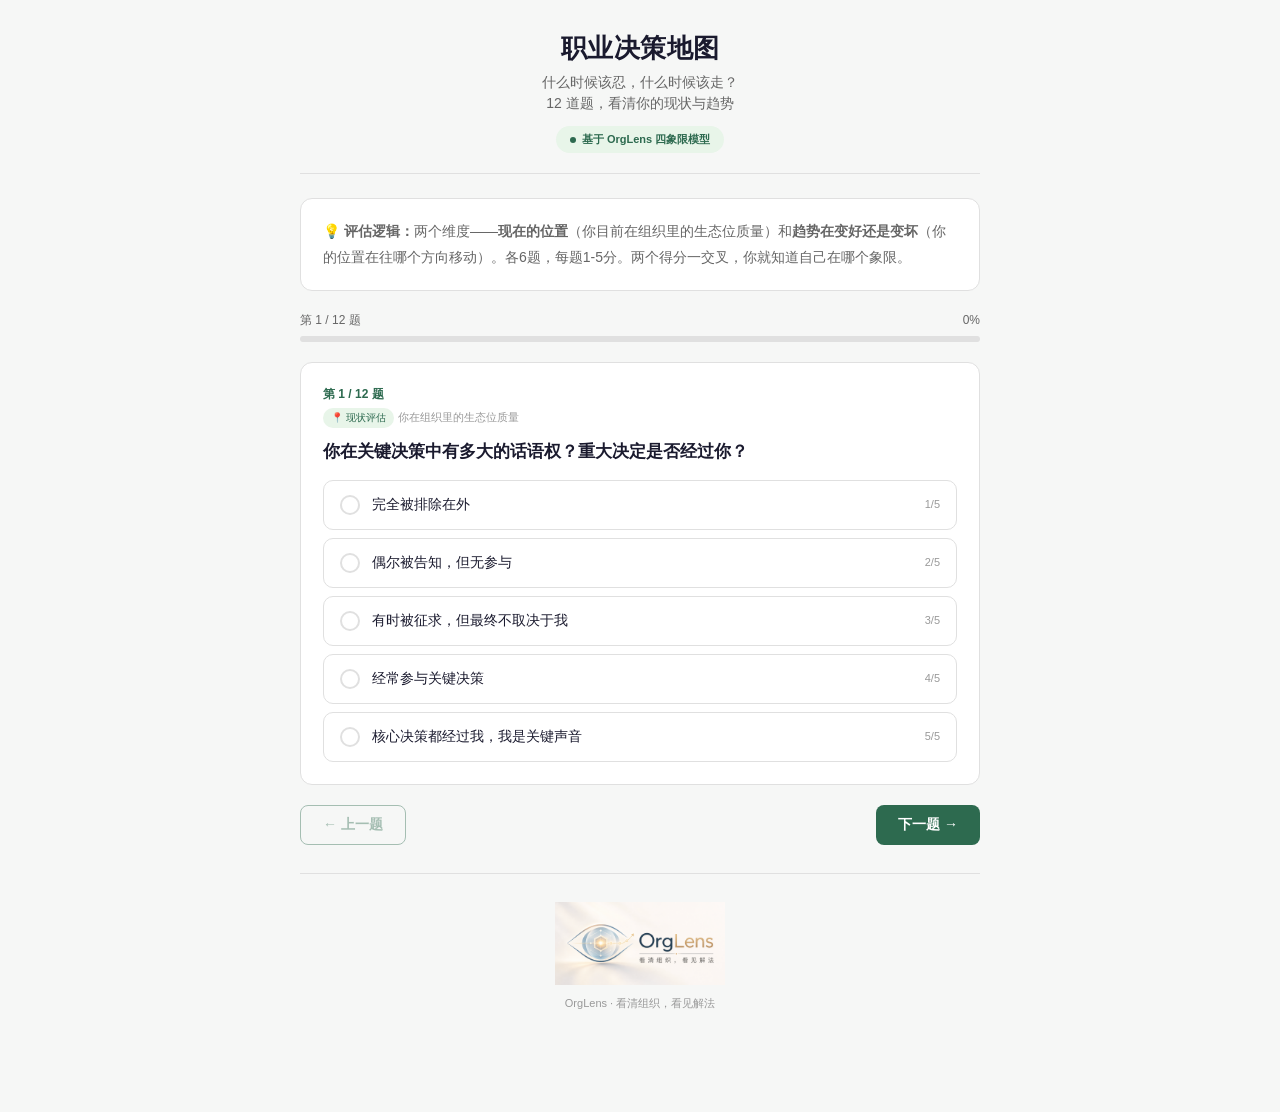
<file: career-decision-map.html>
<!DOCTYPE html>
<html lang="zh-CN">
<head>
<meta charset="UTF-8">
<meta name="viewport" content="width=device-width, initial-scale=1.0, maximum-scale=1.0, user-scalable=no">
<title>职业决策地图 · 该忍还是该走？ - OrgLens</title>
<meta name="description" content="基于四象限模型，通过12道题评估你当前的职业生态位现状与趋势，帮你做出理性决策。什么时候该忍，什么时候该走，一张图看清楚。">
<meta property="og:title" content="职业决策地图 · 该忍还是该走？ - OrgLens">
<meta property="og:description" content="12道题，看清你的职业现状与趋势。基于OrgLens四象限模型，帮你判断现在是该忍、该留、该准备、还是该走。">
<link rel="icon" href="data:image/svg+xml,<svg xmlns='http://www.w3.org/2000/svg' viewBox='0 0 32 32'><circle cx='16' cy='16' r='14' fill='%231a1a2e'/><circle cx='16' cy='16' r='10' fill='none' stroke='%232d6a4f' stroke-width='1.5'/><line x1='5' y1='27' x2='27' y2='5' stroke='%23c8a96e' stroke-width='1.5' opacity='0.6'/><circle cx='16' cy='16' r='3' fill='%232d6a4f'/></svg>">
<style>
:root{--primary:#1a1a2e;--accent:#2d6a4f;--accent-light:#e8f5e9;--gold:#c8a96e;--gold-light:#f7efe0;--bg:#f6f7f6;--card-bg:#ffffff;--border:#e0e0e0;--high:#2d6a4f;--mid:#e6a817;--low:#c0392b;--text2:#666;--text3:#999}
*{margin:0;padding:0;box-sizing:border-box}
body{font-family:-apple-system,BlinkMacSystemFont,"PingFang SC","Microsoft YaHei","Helvetica Neue",sans-serif;background:var(--bg);color:var(--primary);line-height:1.6;-webkit-font-smoothing:antialiased}
.container{max-width:720px;margin:0 auto;padding:0 20px 80px}
.header{text-align:center;padding:32px 0 20px;border-bottom:1px solid var(--border);margin-bottom:24px}
.header h1{font-size:26px;font-weight:800;color:var(--primary);letter-spacing:.5px;line-height:1.3}
.header .subtitle{font-size:14px;color:var(--text2);margin-top:6px;line-height:1.5}
.badge{display:inline-flex;align-items:center;gap:6px;margin-top:12px;font-size:11px;color:var(--accent);background:var(--accent-light);padding:5px 14px;border-radius:20px;font-weight:600}
.badge .dot{width:6px;height:6px;border-radius:50%;background:var(--accent)}
.intro{background:var(--card-bg);border-radius:12px;padding:20px 22px;margin-bottom:20px;border:1px solid var(--border);font-size:14px;color:var(--text2);line-height:1.8}
.card{background:var(--card-bg);border-radius:12px;padding:22px;margin-bottom:18px;border:1px solid var(--border)}
.progress-wrap{margin:20px 0}
.progress-label-row{display:flex;justify-content:space-between;font-size:12px;color:var(--text2);margin-bottom:6px}
.progress-bar{background:var(--border);border-radius:10px;height:6px;overflow:hidden}
.progress-fill{height:6px;border-radius:10px;background:var(--accent);transition:width .4s}
.q-block{display:none}
.q-block.active{display:block}
.q-num{font-size:12px;color:var(--accent);font-weight:700;margin-bottom:4px;text-transform:uppercase}
.q-dim{font-size:11px;color:var(--text3);margin-bottom:12px;display:flex;align-items:center;gap:4px}
.q-dim .dim-badge{padding:2px 8px;border-radius:10px;font-size:10px}
.dim-now{background:#e8f5e9;color:#2d6a4f}
.dim-trend{background:#fff8e1;color:#a67c00}
.q-title{font-size:17px;font-weight:700;color:var(--primary);margin-bottom:16px;line-height:1.4}
.options{display:flex;flex-direction:column;gap:8px}
.opt-btn{display:flex;align-items:center;gap:12px;padding:14px 16px;border:1.5px solid var(--border);border-radius:10px;background:var(--card-bg);cursor:pointer;transition:all .2s;text-align:left;font-family:inherit}
.opt-btn:hover{border-color:var(--accent);background:var(--accent-light)}
.opt-btn.selected{border-color:var(--accent);background:var(--accent-light);box-shadow:0 0 0 2px rgba(45,106,79,.15)}
.opt-radio{width:20px;height:20px;border-radius:50%;border:2px solid var(--border);flex-shrink:0;display:flex;align-items:center;justify-content:center;transition:all .2s}
.opt-btn.selected .opt-radio{border-color:var(--accent);background:var(--accent)}
.opt-btn.selected .opt-radio::after{content:'';width:8px;height:8px;border-radius:50%;background:#fff}
.opt-text{flex:1;font-size:14px;color:var(--primary);line-height:1.4}
.opt-score{font-size:11px;color:var(--text3);flex-shrink:0}
.nav-btns{display:flex;justify-content:space-between;margin-top:20px;gap:10px}
.btn{display:inline-flex;align-items:center;gap:5px;padding:10px 22px;background:var(--accent);color:#fff;border:none;border-radius:8px;font-size:14px;font-weight:600;cursor:pointer;transition:opacity .2s}
.btn:hover{opacity:.85}
.btn:disabled{opacity:.4;cursor:not-allowed}
.btn-ol{background:transparent;color:var(--accent);border:1.5px solid var(--accent)}
.result-wrap{display:none}
.result-wrap.show{display:block}
.result-card{background:var(--card-bg);border-radius:12px;padding:28px 24px;margin-bottom:18px;border:1px solid var(--border);text-align:center}
.quadrant-label{display:inline-flex;align-items:center;gap:6px;padding:6px 16px;border-radius:20px;font-size:13px;font-weight:700;margin-bottom:16px}
.q1{background:#d5f5e3;color:#1e7e34}
.q2{background:#fef9e7;color:#a67c00}
.q3{background:#fdedec;color:#c0392b}
.q4{background:#fadbd8;color:#922b21}
.score-meta{display:flex;justify-content:center;gap:32px;font-size:13px;color:var(--text2);margin-bottom:20px}
.score-meta div{text-align:center}
.score-meta .val{font-size:28px;font-weight:700;display:block}
.val.now-good{color:var(--high)}
.val.now-bad{color:var(--low)}
.val.trend-up{color:var(--high)}
.val.trend-down{color:var(--low)}
.advice-box{background:var(--accent-light);border-radius:10px;padding:20px;margin:16px 0;text-align:left;font-size:14px;line-height:1.8}
.advice-box h3{font-size:16px;color:var(--accent);margin-bottom:8px}
.advice-box ul{margin:8px 0;padding-left:20px}
.advice-box ul li{margin-bottom:4px}
.signal-list{text-align:left;margin:16px 0}
.signal-list h4{font-size:14px;color:var(--primary);margin-bottom:8px}
.signal-item{display:flex;align-items:flex-start;gap:8px;padding:8px 12px;margin-bottom:6px;border-radius:8px;font-size:13px;background:#f9faf9}
.signal-item .icon{flex-shrink:0;font-size:16px}
.signal-item.red{background:#fdedec;border-left:3px solid var(--low)}
.signal-item.yellow{background:#fef9e7;border-left:3px solid var(--mid)}
.signal-item.green{background:#d5f5e3;border-left:3px solid var(--high)}
.knife-q{background:var(--gold-light);border-radius:12px;padding:20px 24px;margin:18px 0;text-align:center;border:1px solid var(--gold)}
.knife-q .big-q{font-size:18px;font-weight:700;color:var(--primary);line-height:1.6;margin-bottom:8px}
.knife-q .hint{font-size:13px;color:var(--text2)}
.btn-row{display:flex;flex-wrap:wrap;gap:10px;justify-content:center;margin:20px 0}
.footer{text-align:center;padding:28px 0 20px;border-top:1px solid var(--border);margin-top:28px}
.footer-logo{display:block;max-width:170px;height:auto;margin:0 auto 10px}
.footer p{font-size:11px;color:var(--text3)}
@media(max-width:500px){.container{padding:0 14px 60px}.header h1{font-size:21px}.q-title{font-size:15px}.score-meta{gap:20px}.score-meta .val{font-size:24px}}
@media print{body{background:#fff}.container{max-width:100%;padding:0}.q-block,.nav-btns,.btn-row,.progress-wrap{display:none!important}.result-wrap{display:block!important}.card{break-inside:avoid;border:1px solid #ccc}}
</style>
</head>
<body>
<div class="container">
<div class="header">
<h1>职业决策地图</h1>
<p class="subtitle">什么时候该忍，什么时候该走？<br>12 道题，看清你的现状与趋势</p>
<div class="badge"><span class="dot"></span>基于 OrgLens 四象限模型</div>
</div>
<div class="intro">
💡 <b>评估逻辑：</b>两个维度——<b>现在的位置</b>（你目前在组织里的生态位质量）和<b>趋势在变好还是变坏</b>（你的位置在往哪个方向移动）。各6题，每题1-5分。两个得分一交叉，你就知道自己在哪个象限。
</div>
<div class="progress-wrap" id="progressWrap">
<div class="progress-label-row"><span id="progressLabel">第 1 / 12 题</span><span id="progressPct">0%</span></div>
<div class="progress-bar"><div class="progress-fill" id="progressFill" style="width:0%"></div></div>
</div>
<div id="questionsContainer"></div>
<div class="nav-btns" id="navBtns">
<button class="btn btn-ol" id="prevBtn" onclick="prevQ()" disabled>← 上一题</button>
<button class="btn" id="nextBtn" onclick="nextQ()">下一题 →</button>
</div>
<div class="result-wrap" id="resultWrap">
<div class="result-card" id="resultCard"></div>
<div class="knife-q">
<div class="big-q">🗡️ 快刀问题</div>
<p style="font-size:15px;color:var(--primary);line-height:1.8;margin:10px 0">
<strong>"两年后回头看，你会后悔现在没走吗？"</strong>
</p>
<p class="hint">如果你的直觉回答是"会后悔"，那就是答案。剩下的只是行动。</p>
</div>
<div class="btn-row">
<button class="btn" onclick="window.print()">🖨️ 打印结果</button>
<button class="btn btn-ol" onclick="restart()">🔄 重新评估</button>
<button class="btn btn-ol" id="copyBtn" onclick="copyResult()">📋 复制结果</button>
</div>
</div>
<div class="footer">
<img src="orglens-logo-new.png" alt="OrgLens · 看清组织，看见解法" class="footer-logo">
<p>OrgLens · 看清组织，看见解法</p>
</div>
</div>
<script>
const questions = [
  {dim:'now', text:'你在关键决策中有多大的话语权？重大决定是否经过你？', opts:['完全被排除在外','偶尔被告知，但无参与','有时被征求，但最终不取决于我','经常参与关键决策','核心决策都经过我，我是关键声音']},
  {dim:'now', text:'你对重要资源的控制力如何？（预算、项目分配、人员编制）', opts:['完全无权，资源被大量砍减','资源被削减但还能维持','基本稳定，够用但不充裕','资源在增长，有一定调配权','我是资源主要分配者，掌控力强']},
  {dim:'now', text:'上级对你工作成果的关注和认可程度？', opts:['几乎不关注，做的方案没人看','偶尔有关注，但反馈敷衍','有基本关注，但很少主动肯定','经常给予反馈和认可','高度认可，是我最重要的支持者']},
  {dim:'now', text:'你在组织中的不可替代性如何？如果你离开，团队受到多大影响？', opts:['随时可被替代，影响很小','短期会有些不便，但很快能补上','有几个关键环节只有我能处理','很多核心事务依赖我，短期难以替代','核心支柱，离开会造成系统性风险']},
  {dim:'now', text:'横向关系（跨部门、同事间的信任与合作）怎么样？', opts:['被孤立，几乎无横向支持','关系表面化，缺乏实质合作','有基本合作关系，但不深入','有稳定的盟友和支持网络','各条线都愿意与我合作，横向影响力强']},
  {dim:'now', text:'你在这里还能学到新东西、积累可迁移的能力吗？', opts:['完全停滞，在吃老本','偶尔有新挑战但不成体系','能学到一些，但增速明显放缓','持续有新挑战，能力在稳步提升','每天都在突破边界，成长曲线陡峭']},
  {dim:'trend', text:'过去半年，你的项目范围/职责是在扩大还是缩小？', opts:['明显缩小，核心项目被转移','有些萎缩，新项目不给我了','基本持平，没变好也没变坏','有一些新机会在增加','职责明显扩大，在做更重要的事']},
  {dim:'trend', text:'过去半年，你的汇报线/组织位置有什么变化？', opts:['被降级或边缘化，汇报线拉长','新来了一个上级压在上面','没变化，但也看不出上升空间','有传言在考虑我参与新角色','被提拔或明确在上升通道上']},
  {dim:'trend', text:'过去半年，上级对你的态度变化趋势？', opts:['越来越冷淡，明显在被疏远','偶有关注但质量下降','没什么变化','信任在逐步建立，沟通加密','越来越重视，主动找我聊发展']},
  {dim:'trend', text:'你所在的团队/业务线，整体是在扩张还是收缩？', opts:['面临裁撤或合并，人心惶惶','在收缩，人员持续流失','保持稳定但增长停滞','有小幅扩张，在补新人','快速增长，核心业务线，势头很好']},
  {dim:'trend', text:'你的市场议价能力（猎头联系频率、外部机会质量）在变好还是变差？', opts:['几乎没有猎头联系，外部机会很少','偶尔有联系，但机会一般','没什么变化','联系频率在上升，机会质量在提高','经常被主动联系，有不错的机会']},
  {dim:'trend', text:'你每天早上起床去上班的意愿在变强还是变弱？', opts:['极度抗拒，需要强撑','越来越提不起劲','时好时坏，看心情','大部分时候状态还不错','充满动力，期待新的一天']},
];

let currentQ = 0;
let answers = new Array(12).fill(null);

function init(){
  var container = document.getElementById('questionsContainer');
  for(var i=0;i<questions.length;i++){
    var q = questions[i];
    var block = document.createElement('div');
    block.className = 'q-block' + (i===0?' active':'');
    block.id = 'q'+i;
    var dimLabel = q.dim==='now'?'📍 现状评估':'📈 趋势判断';
    var dimClass = q.dim==='now'?'dim-now':'dim-trend';
    var dimDesc = i<6?'你在组织里的生态位质量':'你的位置在往哪个方向移动';
    var optsHtml = '';
    for(var j=0;j<q.opts.length;j++){
      optsHtml += '<div class="opt-btn" onclick="selectOpt('+i+','+(j+1)+')" data-q="'+i+'" data-val="'+(j+1)+'"><div class="opt-radio"></div><div class="opt-text">'+q.opts[j]+'</div><div class="opt-score">'+(j+1)+'/5</div></div>';
    }
    block.innerHTML = '<div class="card"><div class="q-num">第 '+(i+1)+' / 12 题</div><div class="q-dim"><span class="dim-badge '+dimClass+'">'+dimLabel+'</span>'+dimDesc+'</div><div class="q-title">'+q.text+'</div><div class="options">'+optsHtml+'</div></div>';
    container.appendChild(block);
  }
  loadState();
}

function selectOpt(qIdx, val){
  answers[qIdx] = val;
  var btns = document.querySelectorAll('#q'+qIdx+' .opt-btn');
  for(var i=0;i<btns.length;i++){ btns[i].classList.toggle('selected', parseInt(btns[i].dataset.val)===val); }
  updateProgress();
  if(qIdx===currentQ && qIdx<11){ setTimeout(function(){ nextQ(); }, 400); }
  saveState();
}

function nextQ(){
  if(currentQ<11){ currentQ++; showQ(currentQ); updateNav(); }
  else { checkAndShowResult(); }
}

function checkAndShowResult(){
  var allAnswered = true;
  for(var i=0;i<12;i++){ if(answers[i]===null){ allAnswered=false; break; } }
  if(allAnswered){ showResult(); }
  else { showToast('⚠️ 请回答完所有 12 道题'); }
}

function prevQ(){
  if(currentQ>0){ currentQ--; showQ(currentQ); }
  updateNav();
}

function showQ(idx){
  var qblocks = document.querySelectorAll('.q-block');
  for(var k=0;k<qblocks.length;k++){ qblocks[k].classList.toggle('active',k===idx); }
  currentQ=idx;
  updateNav();
}

function updateNav(){
  document.getElementById('prevBtn').disabled=currentQ===0;
  var allDone = true;
  for(var i=0;i<12;i++){ if(answers[i]===null){ allDone=false; break; } }
  if(currentQ===11 && allDone){
    document.getElementById('nextBtn').textContent='查看结果 🎯';
    document.getElementById('nextBtn').onclick=showResult;
  } else {
    document.getElementById('nextBtn').textContent='下一题 →';
    document.getElementById('nextBtn').onclick=nextQ;
  }
  updateProgress();
}

function updateProgress(){
  var answered=0;
  for(var i=0;i<12;i++){ if(answers[i]!==null)answered++; }
  document.getElementById('progressLabel').textContent='第 '+(currentQ+1)+' / 12 题';
  document.getElementById('progressPct').textContent=Math.round(answered/12*100)+'%';
  document.getElementById('progressFill').style.width=(answered/12*100)+'%';
}

function calcScores(){
  var nowScore=0;
  for(var i=0;i<6;i++){ nowScore+=answers[i]; }
  var trendScore=0;
  for(var i=6;i<12;i++){ trendScore+=answers[i]; }
  var quadrant;
  if(nowScore>=18&&trendScore>=18)quadrant=1;
  else if(nowScore<18&&trendScore>=18)quadrant=2;
  else if(nowScore>=18&&trendScore<18)quadrant=3;
  else quadrant=4;
  return {nowScore:nowScore,trendScore:trendScore,quadrant:quadrant};
}

function showResult(){
  var qb = document.querySelectorAll('.q-block');
  for(var i=0;i<qb.length;i++){ qb[i].classList.remove('active'); }
  document.getElementById('progressWrap').style.display='none';
  document.getElementById('navBtns').style.display='none';
  document.getElementById('resultWrap').classList.add('show');
  var scores = calcScores();
  var nowScore = scores.nowScore;
  var trendScore = scores.trendScore;
  var quadrant = scores.quadrant;
  var nowLabel = nowScore>=18?'now-good':'now-bad';
  var trendLabel = trendScore>=18?'trend-up':'trend-down';

  var qdData=[
    {},{},
    {name:'象限二 · 黎明前',emoji:'🌅',cls:'q2',color:'#a67c00',
     title:'位置不算好，但趋势在好转',
     advice:'这是最容易被误判的一种。很多人的职业转折，前半年看着都像"是不是该走了"。好转有滞后期——信任在重修但还没修好，资源在回流但还没到位。',
     bullets:['<b>别在黎明前离开。</b>好转可能比你以为的慢，但趋势是真的。','<b>给一个时间窗口，比如6个月。</b>设三个指标：核心会议叫不叫我、预算审不审批、上级有没有主动找我聊过一次发展。三个里有两个没达成，走。','在窗口期内主动创造胜利——选一个够得着的小目标，打下来，让趋势加速。','有条件的忍不是软弱，无限期的忍才是。'],
     mistake:'最容易犯的错误：在黎明前走了。',
     signals:[{cls:'yellow',icon:'🟡',text:'信任在重修但还没完全修好'},{cls:'yellow',icon:'🟡',text:'资源在回流但还没到位'},{cls:'yellow',icon:'🟡',text:'上面在观察你但还没明确表态'},{cls:'green',icon:'✅',text:'趋势是向上的——给自己设窗口期观察'}]},
    {},
    {}
  ];
  qdData[1]={name:'象限一 · 黄金位',emoji:'🌟',cls:'q1',color:'#1e7e34',
     title:'位置不错，趋势向上',
     advice:'你现在处于一个上升轨道上。老板信任你，资源在往你这儿集中，你在团队里越来越重要。',
     bullets:['<b>不要被猎头的20%涨幅诱惑。</b>一个上升的生态位比短期涨薪值钱得多。','趁势建立更深的护城河——把关键关系、核心能力沉淀为组织资产。','主动争取更大的战场。现在的信任是你扩大影响力的最佳筹码。','未雨绸缪：记录自己的战绩和贡献，为下一次晋升谈判积累弹药。'],
     mistake:'这类人最常犯的错是"猎头多给了20%就飘了"。别飘。',
     signals:[{cls:'green',icon:'✅',text:'核心决策以你为中心，你是关键声音'},{cls:'green',icon:'✅',text:'资源在持续增长，你有调配权'},{cls:'green',icon:'✅',text:'上级是你的支持者而非观望者'},{cls:'green',icon:'✅',text:'你在组织中的不可替代性在增强'}]};
  qdData[3]={name:'象限三 · 山顶位',emoji:'🏔️',cls:'q3',color:'#c0392b',
     title:'位置还好，但趋势在下滑',
     advice:'这是最纠结的一种。你业绩不差，位置还稳，上面也还认你。但信号在冒头——项目被分流、决策不再经过你、汇报线被拉长。<br><br><b>"现在还行"正是你筹码最足的时候。</b>等到不行了再走，心态、议价能力、履历的最后一段都会打折。',
     bullets:['<b>不要裸辞。</b>用3-6个月做平行准备。','更新简历但别海投，通过猎头和前同事摸清目标公司的内部情况。','在现在的横向关系里锁定两个能帮你做背调的人。','<b>设一个触发点：</b>"年度绩效不达预期"或"上级换了"，触发就走。','<b>趋势比现状重要。</b>在顶部走，你选的是时机；在底部走，你选的是逃命。'],
     mistake:'很多人赖着不走，是因为"现在还行"。但"现在还行"正是你筹码最足的时候。',
     signals:[{cls:'red',icon:'🔴',text:'项目被慢慢分流，新机会不给'},{cls:'red',icon:'🔴',text:'重要决策不再经过你'},{cls:'red',icon:'🔴',text:'汇报线被拉长，中间多了一两层'},{cls:'yellow',icon:'🟡',text:'表面上还行，但"还行"是在流失的资产'}]};
  qdData[4]={name:'象限四 · 沼泽地',emoji:'🆘',cls:'q4',color:'#922b21',
     title:'位置差，趋势也在变差',
     advice:'你每多待一个月，就是在拿时间换一个更贬值的自己。这不是危言耸听——你已经在这个象限了，关键是认清它并行动。',
     bullets:['<b>沉没成本：</b>"我都在这干了这么多年，现在走全白费了。"——恰恰相反，待了这么久还在这个位置，说明天花板已经到了。再熬一年，沉没成本更高。','<b>恐惧：</b>"外面更差怎么办？至少这里我还熟。"——熟悉不等于安全。你熟悉的是一个正在把你吞掉的沼泽。','<b>愧疚：</b>"老板对我还不错，团队还需要我。"——老板人好和组织不需要你了可以同时存在。在一条下沉的船上，谁都保护不了。','<b>面子：</b>"走了就是认输。"——赖着不走才是。','<b>立即行动：</b>不要裸辞，但马上开启"平行准备"模式。更新简历、接触猎头、盘点外部机会。给自己设个deadline，两个月内至少要有两个面试。'],
     mistake:'你以为每多待一天是"在熬"，其实是在用时间换贬值的自己。',
     signals:[{cls:'red',icon:'🔴',text:'关键决策被排除在外'},{cls:'red',icon:'🔴',text:'资源被持续砍减，项目被转走'},{cls:'red',icon:'🔴',text:'上级不再在意你的产出'},{cls:'red',icon:'🔴',text:'你每天早上起床需要强撑'}]};
  
  var qd=qdData[quadrant];
  
  // Build signals HTML
  var signalsHtml='';
  for(var i=0;i<qd.signals.length;i++){
    var s=qd.signals[i];
    signalsHtml+='<div class="signal-item '+s.cls+'"><span class="icon">'+s.icon+'</span><span>'+s.text+'</span></div>';
  }
  
  // Build bullets HTML
  var bulletsHtml='';
  for(var i=0;i<qd.bullets.length;i++){
    bulletsHtml+='<li>'+qd.bullets[i]+'</li>';
  }
  
  // Build quadrant grid
  var grids=[
    {label:'🟡 黎明前',sub:'位置差·趋势好',active:quadrant===2,bg:'#fef9e7',border:'#e6a817'},
    {label:'🌟 核心战区',sub:'位置好·趋势好',active:quadrant===1,bg:'#d5f5e3',border:'#1e7e34'},
    {label:'🔴 沼泽地带',sub:'位置差·趋势差',active:quadrant===4,bg:'#fadbd8',border:'#922b21'},
    {label:'🏔️ 山顶地带',sub:'位置好·趋势差',active:quadrant===3,bg:'#fdedec',border:'#c0392b'}
  ];
  var gridHtml='';
  for(var i=0;i<grids.length;i++){
    var g=grids[i];
    var gBg=g.active?g.bg:'#f9faf9';
    var gBd=g.active?g.border:'#e0e0e0';
    gridHtml+='<div style="padding:8px;border-radius:8px;text-align:center;background:'+gBg+';border:1px solid '+gBd+';font-size:12px;">'+g.label+'<br><span style="font-size:10px;color:var(--text2)">'+g.sub+'</span></div>';
  }
  
  var nowClass = nowLabel==='now-good'?'now-good':'now-bad';
  var trendClass = trendLabel==='trend-up'?'trend-up':'trend-down';
  
  var html = '<div style="text-align:center;margin-bottom:20px">';
  html += '<span class="quadrant-label '+qd.cls+'">'+qd.emoji+' '+qd.name+'</span>';
  html += '<h2 style="font-size:22px;font-weight:800;color:'+qd.color+';margin:8px 0">'+qd.title+'</h2>';
  html += '</div>';
  html += '<div class="score-meta">';
  html += '<div><span class="val '+nowClass+'">'+nowScore+'</span>/30<br>现状得分</div>';
  html += '<div><span class="val '+trendClass+'">'+trendScore+'</span>/30<br>趋势得分</div>';
  html += '</div>';
  html += '<div class="advice-box">';
  html += '<h3>📊 核心判断</h3>';
  html += '<p>'+qd.advice+'</p>';
  html += '<ul>'+bulletsHtml+'</ul>';
  html += '<p style="margin-top:8px;font-style:italic;color:var(--text2)">⚠️ '+qd.mistake+'</p>';
  html += '</div>';
  html += '<div class="signal-list">';
  html += '<h4>你的关键信号：</h4>';
  html += signalsHtml;
  html += '</div>';
  html += '<div style="margin-top:20px;text-align:center">';
  html += '<div style="display:inline-block;padding:16px 24px;background:#f9faf9;border-radius:12px">';
  html += '<div style="font-size:12px;color:var(--text3);margin-bottom:6px">四象限定位</div>';
  html += '<div style="display:grid;grid-template-columns:1fr 1fr;gap:8px;width:240px;margin:0 auto">';
  html += gridHtml;
  html += '</div>';
  html += '<div style="margin-top:8px;font-size:11px;color:var(--text3)">⬆️ 你在 '+qd.emoji+' <b>'+qd.name+'</b></div>';
  html += '</div></div>';
  
  document.getElementById('resultCard').innerHTML = html;
  window.scrollTo({top:0,behavior:'smooth'});
}

function restart(){
  for(var i=0;i<12;i++){ answers[i]=null; }
  currentQ=0;
  document.getElementById('resultWrap').classList.remove('show');
  document.getElementById('progressWrap').style.display='block';
  document.getElementById('navBtns').style.display='flex';
  var qb = document.querySelectorAll('.q-block');
  for(var i=0;i<qb.length;i++){ qb[i].classList.toggle('active',i===0); }
  var ob = document.querySelectorAll('.opt-btn');
  for(var i=0;i<ob.length;i++){ ob[i].classList.remove('selected'); }
  document.getElementById('nextBtn').textContent='下一题 →';
  document.getElementById('nextBtn').onclick=nextQ;
  updateProgress();updateNav();
  localStorage.removeItem('career-decision');
  window.scrollTo({top:0,behavior:'smooth'});
}

function copyResult(){
  var scores = calcScores();
  var nowScore = scores.nowScore;
  var trendScore = scores.trendScore;
  var quadrant = scores.quadrant;
  var names=['','象限一·黄金位','象限二·黎明前','象限三·山顶位','象限四·沼泽地'];
  var titles=['','位置不错，趋势向上','位置不算好，但趋势在好转','位置还好，但趋势在下滑','位置差，趋势也在变差'];
  var text='【职业决策地图】OrgLens 四象限评估结果\n━━━━━━━━━━━━\n📍 '+names[quadrant]+'\n📊 '+titles[quadrant]+'\n现状得分：'+nowScore+'/30\n趋势得分：'+trendScore+'/30\n━━━━━━━━━━━━\n🔗 你也来测一下：https://org-lens.github.io/diagnostic-tool/career-decision-map.html\n\n#职业决策 #OrgLens';
  if(navigator.clipboard){
    navigator.clipboard.writeText(text).then(function(){ showToast('📋 已复制！可粘贴分享到微信/朋友圈'); });
  }else{
    var ta=document.createElement('textarea');
    ta.value=text;ta.style.position='fixed';ta.style.opacity='0';
    document.body.appendChild(ta);ta.select();
    document.execCommand('copy');document.body.removeChild(ta);
    showToast('📋 已复制到剪贴板');
  }
}

function showToast(msg){
  let t=document.getElementById('toast');
  if(!t){t=document.createElement('div');t.id='toast';t.style.cssText='position:fixed;top:16px;left:50%;transform:translateX(-50%);background:var(--primary);color:#fff;padding:10px 20px;border-radius:8px;font-size:13px;z-index:999;opacity:0;transition:opacity .3s;pointer-events:none';document.body.appendChild(t);}
  t.textContent=msg;t.classList.add('show');
  setTimeout(function(){ t.classList.remove('show'); },2000);
}

function saveState(){
  localStorage.setItem('career-decision',JSON.stringify({answers:answers,currentQ:currentQ}));
}

function loadState(){
  try{
    var raw=localStorage.getItem('career-decision');
    if(!raw)return;
    var state=JSON.parse(raw);
    if(state.answers){
      for(var i=0;i<state.answers.length;i++){
        var val=state.answers[i];
        if(val!==null){
          answers[i]=val;
          var qBlock=document.getElementById('q'+i);
          if(qBlock){
            var btns=qBlock.querySelectorAll('.opt-btn');
            for(var j=0;j<btns.length;j++){
              btns[j].classList.toggle('selected',parseInt(btns[j].dataset.val)===val);
            }
          }
        }
      }
    }
    if(typeof state.currentQ==='number' && state.currentQ>=0 && state.currentQ<12){
      showQ(state.currentQ);
    }
    updateProgress();
  }catch(e){}
}

window.addEventListener('DOMContentLoaded',init);
</script>
</body>
</html>
</file>
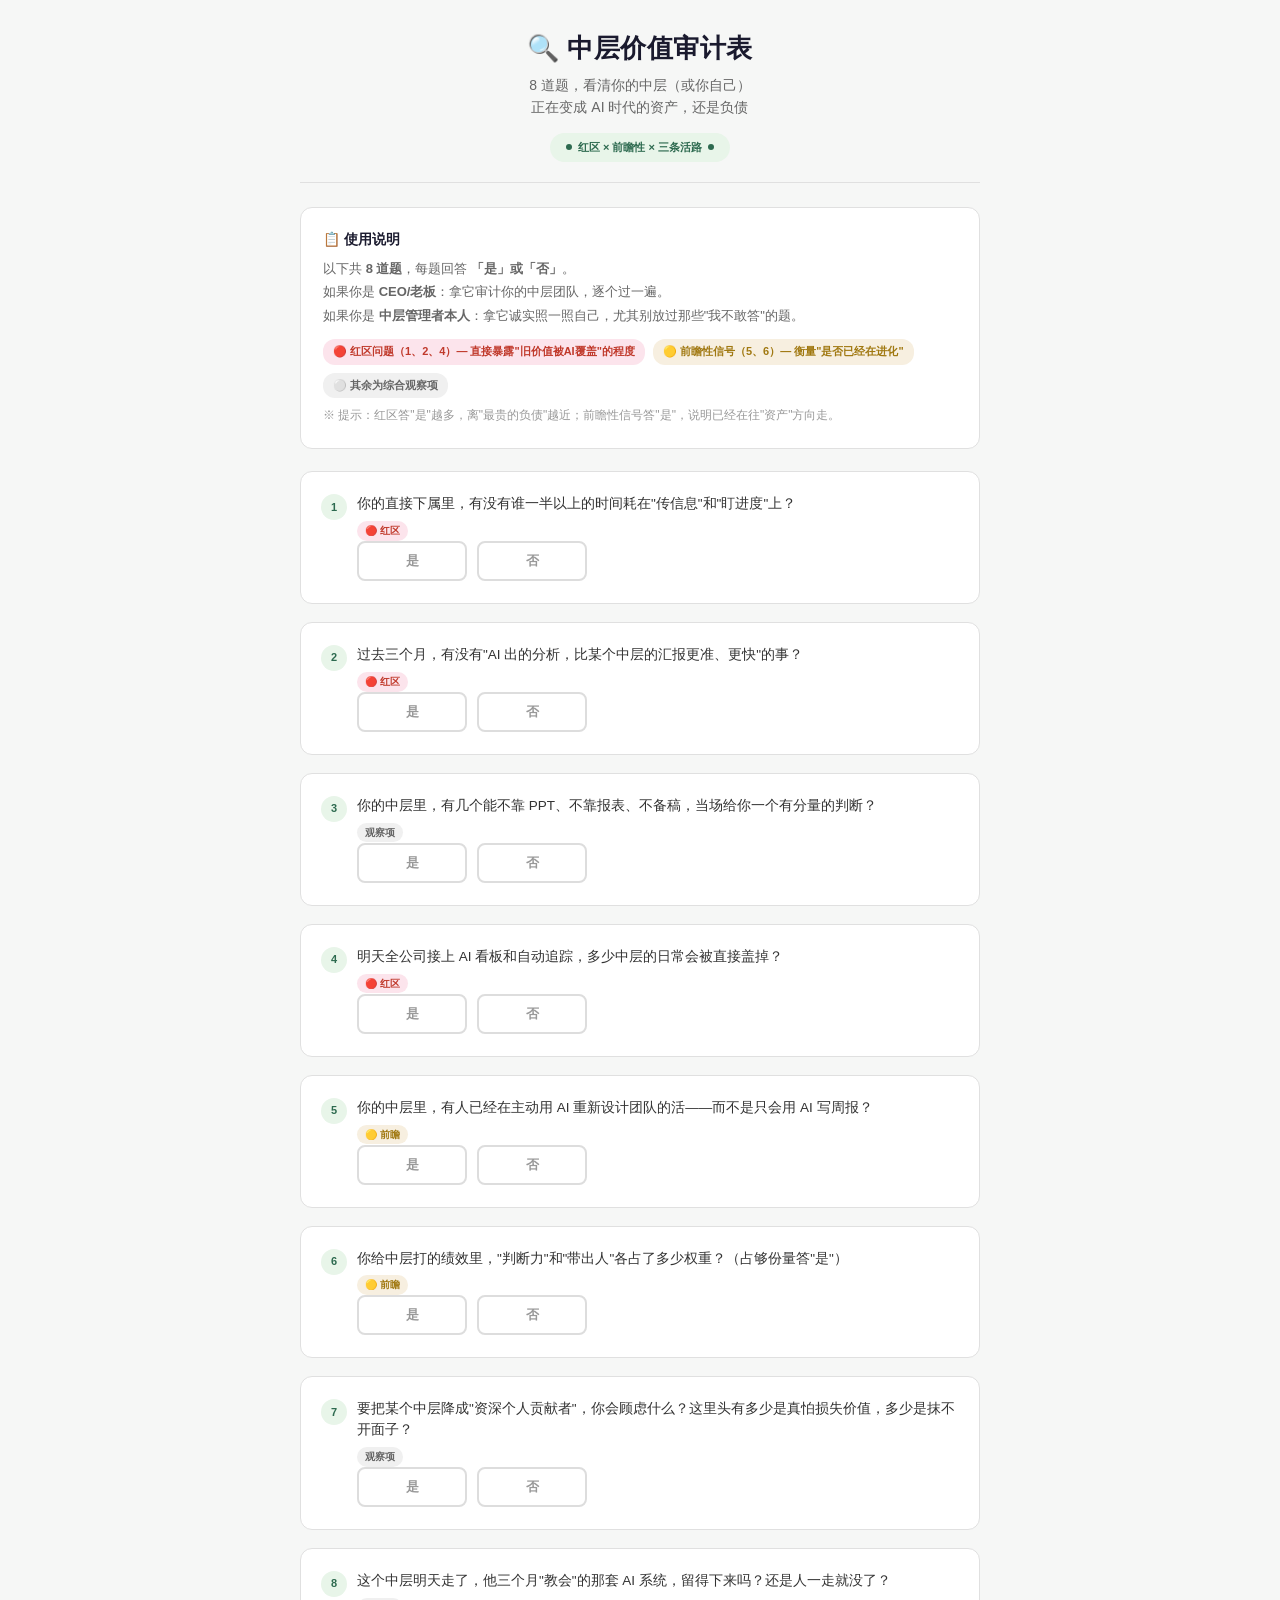
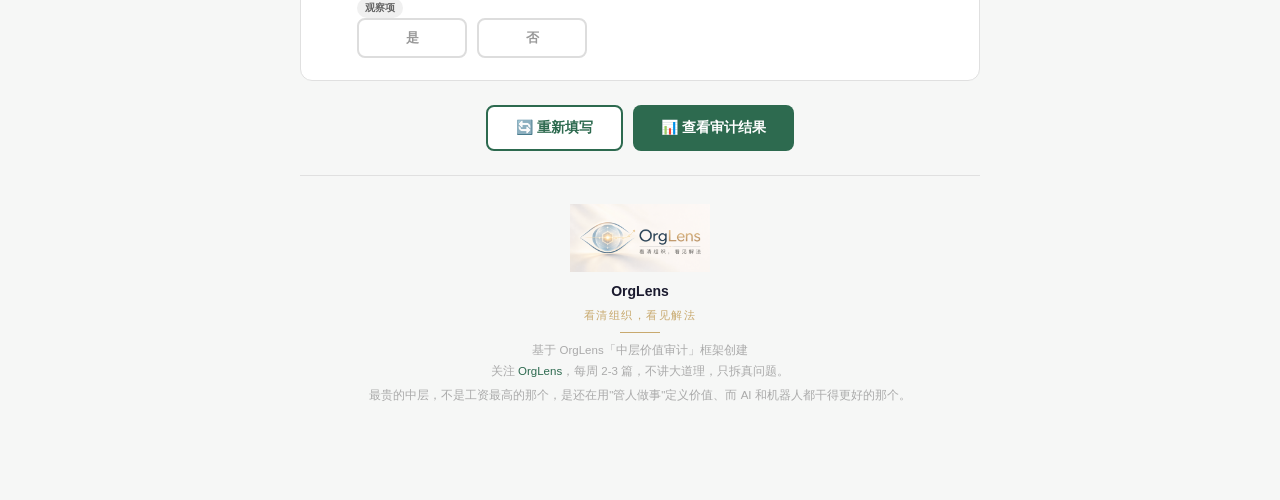
<file: middle-manager-audit.html>
<!DOCTYPE html>
<html lang="zh-CN">
<head>
<meta charset="UTF-8">
<meta name="viewport" content="width=device-width, initial-scale=1.0, maximum-scale=1.0, user-scalable=no">
<title>中层价值审计表 - OrgLens</title>
<meta name="description" content="8道题，看清你的中层（或你自己），正在变成AI时代的资产，还是负债。">
<meta property="og:title" content="中层价值审计表 - OrgLens">
<meta property="og:description" content="8道题，3分钟，诊断中层在AI时代的真实价值锚点。红区×前瞻性×三条活路。">
<link rel="icon" href="data:image/svg+xml,<svg xmlns='http://www.w3.org/2000/svg' viewBox='0 0 32 32'><circle cx='16' cy='16' r='14' fill='%231a1a2e'/><circle cx='16' cy='16' r='10' fill='none' stroke='%232d6a4f' stroke-width='1.5'/><line x1='5' y1='27' x2='27' y2='5' stroke='%23c8a96e' stroke-width='1.5' opacity='0.6'/><circle cx='16' cy='16' r='3' fill='%232d6a4f'/></svg>">
<style>
:root{
--primary:#1a1a2e;--accent:#2d6a4f;--accent-light:#e8f5e9;--gold:#c8a96e;--gold-light:#f7efe0;
--bg:#f6f7f6;--card-bg:#ffffff;--border:#e0e0e0;--high:#2d6a4f;--mid:#e6a817;--low:#c0392b;
--text2:#666;--text3:#999
}
*{margin:0;padding:0;box-sizing:border-box}
body{
font-family:-apple-system,BlinkMacSystemFont,"PingFang SC","Microsoft YaHei","Helvetica Neue",sans-serif;
background:var(--bg);color:var(--primary);line-height:1.6;-webkit-font-smoothing:antialiased;
-webkit-tap-highlight-color:transparent
}
.container{max-width:720px;margin:0 auto;padding:0 20px 80px}
.header{text-align:center;padding:32px 0 20px;border-bottom:1px solid var(--border);margin-bottom:24px}
.header h1{font-size:26px;font-weight:800;color:var(--primary);letter-spacing:.5px;line-height:1.3}
.header .subtitle{font-size:14px;color:var(--text2);margin-top:8px;line-height:1.6}
.framework-badge{display:inline-flex;align-items:center;gap:6px;margin-top:14px;font-size:11px;color:var(--accent);background:var(--accent-light);padding:6px 16px;border-radius:20px;font-weight:600}
.framework-badge .dot{width:6px;height:6px;border-radius:50%;background:var(--accent)}
.instructions{background:var(--card-bg);border-radius:12px;padding:20px 22px;margin-bottom:22px;border:1px solid var(--border)}
.instructions h3{font-size:14px;margin-bottom:8px;color:var(--primary);font-weight:700}
.instructions p{font-size:13px;color:var(--text2);margin:3px 0;line-height:1.6}
.instructions .note{font-size:12px;color:var(--text3);margin-top:8px}
.legend{display:flex;flex-wrap:wrap;gap:8px;margin-top:12px}
.legend .lg{font-size:11px;padding:4px 10px;border-radius:12px;font-weight:600}
.lg-red{background:#fce4ec;color:var(--low)}
.lg-fwd{background:var(--gold-light);color:#a07810}
.lg-base{background:#f0f0f0;color:var(--text2)}
.dim-card{background:var(--card-bg);border-radius:12px;padding:22px 20px;margin-bottom:18px;border:1px solid var(--border)}
.dim-header{display:flex;align-items:center;gap:10px;padding-bottom:12px;margin-bottom:6px;border-bottom:2px solid var(--accent)}
.dim-header .dim-num{font-size:10px;font-weight:700;color:var(--accent);text-transform:uppercase;letter-spacing:1.5px;display:flex;align-items:center;gap:6px}
.dim-header .dim-num .dim-dot{width:5px;height:5px;border-radius:50%;background:var(--gold)}
.dim-header h2{font-size:17px;font-weight:700;color:var(--primary)}
.dim-intro{font-size:12.5px;color:var(--text2);margin-bottom:8px;line-height:1.6}
.question{padding:13px 0;border-bottom:1px solid #f0f0f0;display:flex;flex-direction:column;gap:10px}
.question:last-child{border-bottom:none}
.q-top{display:flex;align-items:flex-start;gap:10px}
.q-tag{flex-shrink:0;font-size:10px;font-weight:700;padding:2px 8px;border-radius:10px;margin-top:1px}
.q-tag.red{background:#fce4ec;color:var(--low)}
.q-tag.fwd{background:var(--gold-light);color:#a07810}
.q-tag.base{background:#f0f0f0;color:var(--text2)}
.q-num{width:26px;height:26px;border-radius:50%;background:var(--accent-light);color:var(--accent);font-size:11px;font-weight:700;display:flex;align-items:center;justify-content:center;flex-shrink:0}
.q-text{flex:1;font-size:13.5px;color:#333;line-height:1.55}
.q-options{display:flex;gap:10px;padding-left:36px}
.q-options button{flex:1;max-width:110px;padding:9px 0;border-radius:8px;border:2px solid #ddd;background:#fff;font-size:13px;font-weight:600;color:var(--text3);cursor:pointer;transition:all .15s;outline:none}
.q-options button:hover{border-color:var(--accent);color:var(--accent)}
.q-options button:active{transform:scale(.96)}
.q-options button.selected-yes{background:var(--accent);border-color:var(--accent);color:#fff}
.q-options button.selected-no{background:var(--low);border-color:var(--low);color:#fff}
.btn-row{display:flex;gap:10px;justify-content:center;margin:24px 0}
.btn{padding:12px 28px;border-radius:8px;font-size:14px;font-weight:600;cursor:pointer;border:none;transition:all .2s;outline:none}
.btn:active{transform:scale(.96)}
.btn-primary{background:var(--accent);color:#fff}
.btn-primary:hover{background:#1b5e3b}
.btn-outline{background:#fff;color:var(--accent);border:2px solid var(--accent)}
.btn-outline:hover{background:var(--accent-light)}
.diagnosis{background:var(--card-bg);border-radius:12px;padding:24px 22px;margin-bottom:18px;border:2px solid var(--accent);text-align:center;animation:fadeInUp .4s ease-out}
.diagnosis .emoji{font-size:46px;margin-bottom:8px}
.diagnosis .level-text{font-size:21px;font-weight:800;margin-bottom:4px}
.diagnosis .advice{font-size:13.5px;color:#555;margin-top:8px;line-height:1.8;text-align:left}
.results-card{background:var(--card-bg);border-radius:12px;padding:22px 20px;margin-bottom:18px;border:1px solid var(--border);animation:fadeInUp .4s ease-out}
.results-card h2{font-size:18px;font-weight:700;margin-bottom:14px}
.stat-row{display:flex;align-items:center;padding:10px 0;border-bottom:1px solid #f0f0f0;font-size:13.5px}
.stat-row:last-child{border-bottom:none}
.stat-row .s-name{flex:1}
.stat-row .s-val{font-weight:700;color:var(--accent)}
.stat-row .s-val.red{color:var(--low)}
.stat-row .s-val.gold{color:#a07810}
.lane-card{background:var(--card-bg);border-radius:12px;padding:22px 20px;margin-bottom:18px;border:1px solid var(--border);animation:fadeInUp .4s ease-out}
.lane-card h2{font-size:17px;font-weight:700;margin-bottom:12px}
.lane-item{padding:14px 16px;margin-bottom:10px;border-radius:10px;border-left:4px solid var(--accent);background:#f8faf8}
.lane-item h4{font-size:14px;margin-bottom:4px;color:var(--primary)}
.lane-item p{font-size:12.5px;color:var(--text2);line-height:1.6}
.lane-item .lane-key{font-size:11px;color:var(--gold);font-weight:700;letter-spacing:1px;margin-bottom:2px}
.plan-card{background:var(--card-bg);border-radius:12px;padding:22px 20px;margin-bottom:18px;border:1px solid var(--border);animation:fadeInUp .4s ease-out}
.plan-card h2{font-size:17px;font-weight:700;margin-bottom:14px}
.plan-card textarea{width:100%;border:1px solid var(--border);border-radius:8px;padding:10px 12px;font-size:12.5px;font-family:inherit;resize:vertical;min-height:42px;background:#fafafa;outline:none;margin-bottom:6px}
.plan-card textarea:focus{border-color:var(--accent);background:#fff}
.plan-label{font-size:12.5px;font-weight:600;color:var(--primary);margin:10px 0 4px}
.footer{text-align:center;padding:28px 0 16px;color:#aaa;font-size:11.5px;border-top:1px solid var(--border);margin-top:20px}
.footer-logo{width:140px;margin:0 auto 8px;display:block}
.footer-brand{font-weight:700;color:var(--primary);font-size:14px;margin-bottom:4px}
.footer-tagline{color:var(--gold);font-size:11px;letter-spacing:1.5px;margin-bottom:8px}
.footer-divider{width:40px;height:1px;background:var(--gold);margin:8px auto}
.footer a{color:var(--accent);text-decoration:none}
.hidden{display:none!important}
@keyframes fadeInUp{from{opacity:0;transform:translateY(12px)}to{opacity:1;transform:translateY(0)}}
@media(max-width:500px){
.container{padding:0 12px 60px}
.header h1{font-size:22px}
.q-options{padding-left:0}
.q-text{font-size:12.5px}
.btn{padding:11px 22px;font-size:13px}
.dim-card{padding:16px 14px}
.lane-item{padding:12px 14px}
}
</style>
</head>
<body>
<div class="container">

<div class="header">
<h1>🔍 中层价值审计表</h1>
<p class="subtitle">8 道题，看清你的中层（或你自己）<br>正在变成 AI 时代的资产，还是负债</p>
<div class="framework-badge"><span class="dot"></span> 红区 × 前瞻性 × 三条活路 <span class="dot"></span></div>
</div>

<div class="instructions">
<h3>📋 使用说明</h3>
<p>以下共 <strong>8 道题</strong>，每题回答 <strong>「是」或「否」</strong>。</p>
<p>如果你是 <strong>CEO/老板</strong>：拿它审计你的中层团队，逐个过一遍。</p>
<p>如果你是 <strong>中层管理者本人</strong>：拿它诚实照一照自己，尤其别放过那些"我不敢答"的题。</p>
<div class="legend">
<span class="lg lg-red">🔴 红区问题（1、2、4）— 直接暴露"旧价值被AI覆盖"的程度</span>
<span class="lg lg-fwd">🟡 前瞻性信号（5、6）— 衡量"是否已经在进化"</span>
<span class="lg lg-base">⚪ 其余为综合观察项</span>
</div>
<p class="note">※ 提示：红区答"是"越多，离"最贵的负债"越近；前瞻性信号答"是"，说明已经在往"资产"方向走。</p>
</div>

<div id="qholder"></div>

<div class="btn-row">
<button class="btn btn-outline" onclick="resetAll()">🔄 重新填写</button>
<button class="btn btn-primary" onclick="showResults()">📊 查看审计结果</button>
</div>

<div id="results-section" class="hidden">
<div class="results-card" id="results-stats"></div>
<div class="diagnosis" id="diagnosis-box"></div>
<div class="lane-card" id="lane-card"></div>
<div class="plan-card">
<h2>✍️ 我的转型行动</h2>
<div class="plan-label">我现在最接近哪条活路（裁判 / 教练 / 领衔者）？</div>
<textarea rows="2" placeholder="写下你判断自己最可能走通的方向……"></textarea>
<div class="plan-label">我的"不可替代的那部分"到底是什么？</div>
<textarea rows="2" placeholder="那件 AI 和机器人都做不到、只有你能做的事……"></textarea>
<div class="plan-label">接下来 3 个月，我要做的第一件事：</div>
<textarea rows="2" placeholder="一个具体、可衡量的行动……"></textarea>
</div>
<div class="btn-row">
<button class="btn btn-outline" onclick="window.print()">🖨️ 打印结果</button>
<button class="btn btn-outline" onclick="shareResults()">📤 复制结果</button>
</div>
</div>

<div class="footer">
<img src="orglens-logo.png" alt="OrgLens · 看清组织，看见解法" class="footer-logo">
<div class="footer-brand">OrgLens</div>
<div class="footer-tagline">看清组织，看见解法</div>
<div class="footer-divider"></div>
<p>基于 OrgLens「中层价值审计」框架创建</p>
<p style="margin-top:2px">关注 <a href="#">OrgLens</a>，每周 2-3 篇，不讲大道理，只拆真问题。</p>
<p style="margin-top:6px">最贵的中层，不是工资最高的那个，是还在用"管人做事"定义价值、而 AI 和机器人都干得更好的那个。</p>
</div>
</div>

<script>
const QUESTIONS=[
{id:1,tag:'red',tagText:'🔴 红区',text:'你的直接下属里，有没有谁一半以上的时间耗在"传信息"和"盯进度"上？'},
{id:2,tag:'red',tagText:'🔴 红区',text:'过去三个月，有没有"AI 出的分析，比某个中层的汇报更准、更快"的事？'},
{id:3,tag:'base',tagText:'观察项',text:'你的中层里，有几个能不靠 PPT、不靠报表、不备稿，当场给你一个有分量的判断？'},
{id:4,tag:'red',tagText:'🔴 红区',text:'明天全公司接上 AI 看板和自动追踪，多少中层的日常会被直接盖掉？'},
{id:5,tag:'fwd',tagText:'🟡 前瞻',text:'你的中层里，有人已经在主动用 AI 重新设计团队的活——而不是只会用 AI 写周报？'},
{id:6,tag:'fwd',tagText:'🟡 前瞻',text:'你给中层打的绩效里，"判断力"和"带出人"各占了多少权重？（占够份量答"是"）'},
{id:7,tag:'base',tagText:'观察项',text:'要把某个中层降成"资深个人贡献者"，你会顾虑什么？这里头有多少是真怕损失价值，多少是抹不开面子？'},
{id:8,tag:'base',tagText:'观察项',text:'这个中层明天走了，他三个月"教会"的那套 AI 系统，留得下来吗？还是人一走就没了？'}
];
const RED_IDS=[1,2,4];
const FWD_IDS=[5,6];
let answers={};

function tagCls(tag){return tag==='red'?'red':(tag==='fwd'?'fwd':'base')}

function renderQuestions(){
let h='';
QUESTIONS.forEach(q=>{
h+=`<div class="dim-card"><div class="q-top">
<div class="q-num">${q.id}</div>
<div class="q-text">${q.text}<br><span class="q-tag ${tagCls(q.tag)}" style="margin-top:6px;display:inline-block">${q.tagText}</span></div>
</div>
<div class="q-options">
<button data-q="${q.id}" data-v="yes" onclick="pick(${q.id},'yes',this)">是</button>
<button data-q="${q.id}" data-v="no" onclick="pick(${q.id},'no',this)">否</button>
</div></div>`;
});
document.getElementById('qholder').innerHTML=h;
}

function pick(qid,val,btn){
answers[qid]=val;
btn.parentElement.querySelectorAll('button').forEach(b=>{b.classList.remove('selected-yes','selected-no')});
btn.classList.add(val==='yes'?'selected-yes':'selected-no');
}

function redYesCount(){return RED_IDS.filter(id=>answers[id]==='yes').length}
function fwdYesCount(){return FWD_IDS.filter(id=>answers[id]==='yes').length}
function allAnswered(){return QUESTIONS.every(q=>answers[q.id]==='yes'||answers[q.id]==='no')}

function showResults(){
if(!allAnswered()){
const firstUn=QUESTIONS.find(q=>!(answers[q.id]==='yes'||answers[q.id]==='no'));
alert('还有题目没答完，先把第 '+firstUn.id+' 题答了吧。');
return;
}
document.getElementById('results-section').classList.remove('hidden');
renderResults();
setTimeout(()=>document.getElementById('results-section').scrollIntoView({behavior:'smooth',block:'start'}),100);
}

function renderResults(){
const red=redYesCount(), fwd=fwdYesCount();
let level,emoji,color,advice;
if(red===3 && fwd<2){
level='中层正在快速贬值';emoji='🔴';color='var(--low)';
advice='<strong>你的处境：</strong>红区全中，前瞻性信号又弱。这说明中层的旧价值——传信息、盯进度、当审核节点——已经被 AI 大面积覆盖，而他们还没开始转型。<br><br><strong>建议：</strong>别急着砍人，先重新定岗。把"判断力、带人、定方向"变成中层新的考核主线，把「裁判 / 教练 / 领衔者」这三个新角色写进岗位描述。你不是在裁员，是在给岗位重新投胎。';
}else if(red>=1){
level='AI 渗透初期';emoji='🟡';color='var(--mid)';
advice='<strong>你的处境：</strong>中层旧价值还没被替干净，但已经出现裂缝。AI 正在局部吃掉他们的信息中转和进度追踪，只是还没到伤筋动骨的程度。<br><br><strong>建议：</strong>挑 3-5 个最可能转型的中层做试点，让他们先"管 AI"、先"带人机混合团队"，再让其他人看到新模板。用活生生的样板，比讲一百遍道理都管用。';
}else{
level='中层已经在进化';emoji='🟢';color='var(--high)';
advice='<strong>你的处境：</strong>红区一个没中，前瞻性信号也强。说明你的中层已经在往前跑了——他们在用 AI 重构工作，而不是被 AI 重构。<br><br><strong>建议：</strong>把他们固化成组织能力。让已经转型成功的人去带其他人，练出"教练的教练"。别让这些经验只存在个别人的脑子里。';
}
document.getElementById('results-stats').innerHTML='<h2>📊 审计结果</h2>'+
`<div class="stat-row"><span class="s-name">🔴 红区命中（1、2、4 答"是"）</span><span class="s-val red">${red} / 3</span></div>`+
`<div class="stat-row"><span class="s-name">🟡 前瞻性信号（5、6 答"是"）</span><span class="s-val gold">${fwd} / 2</span></div>`+
`<div class="stat-row"><span class="s-name">📝 已完成题目</span><span class="s-val">8 / 8</span></div>`;
document.getElementById('diagnosis-box').innerHTML=`<div class="emoji">${emoji}</div><div class="level-text" style="color:${color}">${level}</div><div class="advice">${advice}</div>`;

document.getElementById('lane-card').innerHTML='<h2>🛤️ 三条活路：中层往哪走</h2>'+
'<p style="font-size:12.5px;color:var(--text2);margin-bottom:12px;line-height:1.6">不管你现在在哪个档，AI 和机器人都补不上这三样本事。挑一条，找准你的位置。</p>'+
'<div class="lane-item"><div class="lane-key">活路一 · 裁判</div><h4>说得清 AI 对错的人</h4><p>你不再跑数据了，但更得会读数据、做判断。能讲清楚"AI 的答案哪儿不对"的人，比只会拿 AI 要答案的人，贵十倍。机器人传感器读不出"客户在试探我"、读不出"供应商在偷工减料"——那是你的护城河。</p></div>'+
'<div class="lane-item"><div class="lane-key">活路二 · 教练</div><h4>人机集群的碳基管家</h4><p>AI 带不了人，觉不出"这员工今天状态不对"。你的三件事：配资源（哪些活给机器人、哪些活死都得留给人）、养判断力（让下属有底气说"这结论我不认"）、兜情绪（帮被贬值的人找到新支点）。</p></div>'+
'<div class="lane-item"><div class="lane-key">活路三 · 领衔者</div><h4>把人和 AI 编进一个战斗单元</h4><p>你的价值不是"我知道你不知道"，而是"我+我的 AI 集群，在同一件事上产出高出一个量级"。要三样：懂战略、懂业务、懂 AI 编排。从"把人要说的传下去"，变成"把人要说的，翻译成 AI 要做的、机器人要去执行的"。</p></div>';
}

function resetAll(){
answers={};
document.querySelectorAll('.q-options button').forEach(b=>b.classList.remove('selected-yes','selected-no'));
document.getElementById('results-section').classList.add('hidden');
window.scrollTo({top:0,behavior:'smooth'});
}

function shareResults(){
if(!allAnswered())return;
const red=redYesCount(),fwd=fwdYesCount();
let level='';
if(red===3&&fwd<2)level='🔴 中层正在快速贬值';
else if(red>=1)level='🟡 AI 渗透初期';
else level='🟢 中层已经在进化';
const txt=`🔍 我的中层价值审计结果\n\n${level}\n\n🔴 红区命中：${red} / 3\n🟡 前瞻性信号：${fwd} / 2\n\n—— 三条活路 ——\n① 裁判：说得清 AI 对错\n② 教练：人机集群的碳基管家\n③ 领衔者：把人和 AI 编进一个战斗单元\n\n来自 OrgLens 中层价值审计表`;
navigator.clipboard.writeText(txt).then(()=>alert('✅ 结果已复制到剪贴板！')).catch(()=>prompt('复制以下文本：',txt));
}

renderQuestions();
</script>
</body>
</html>
</file>
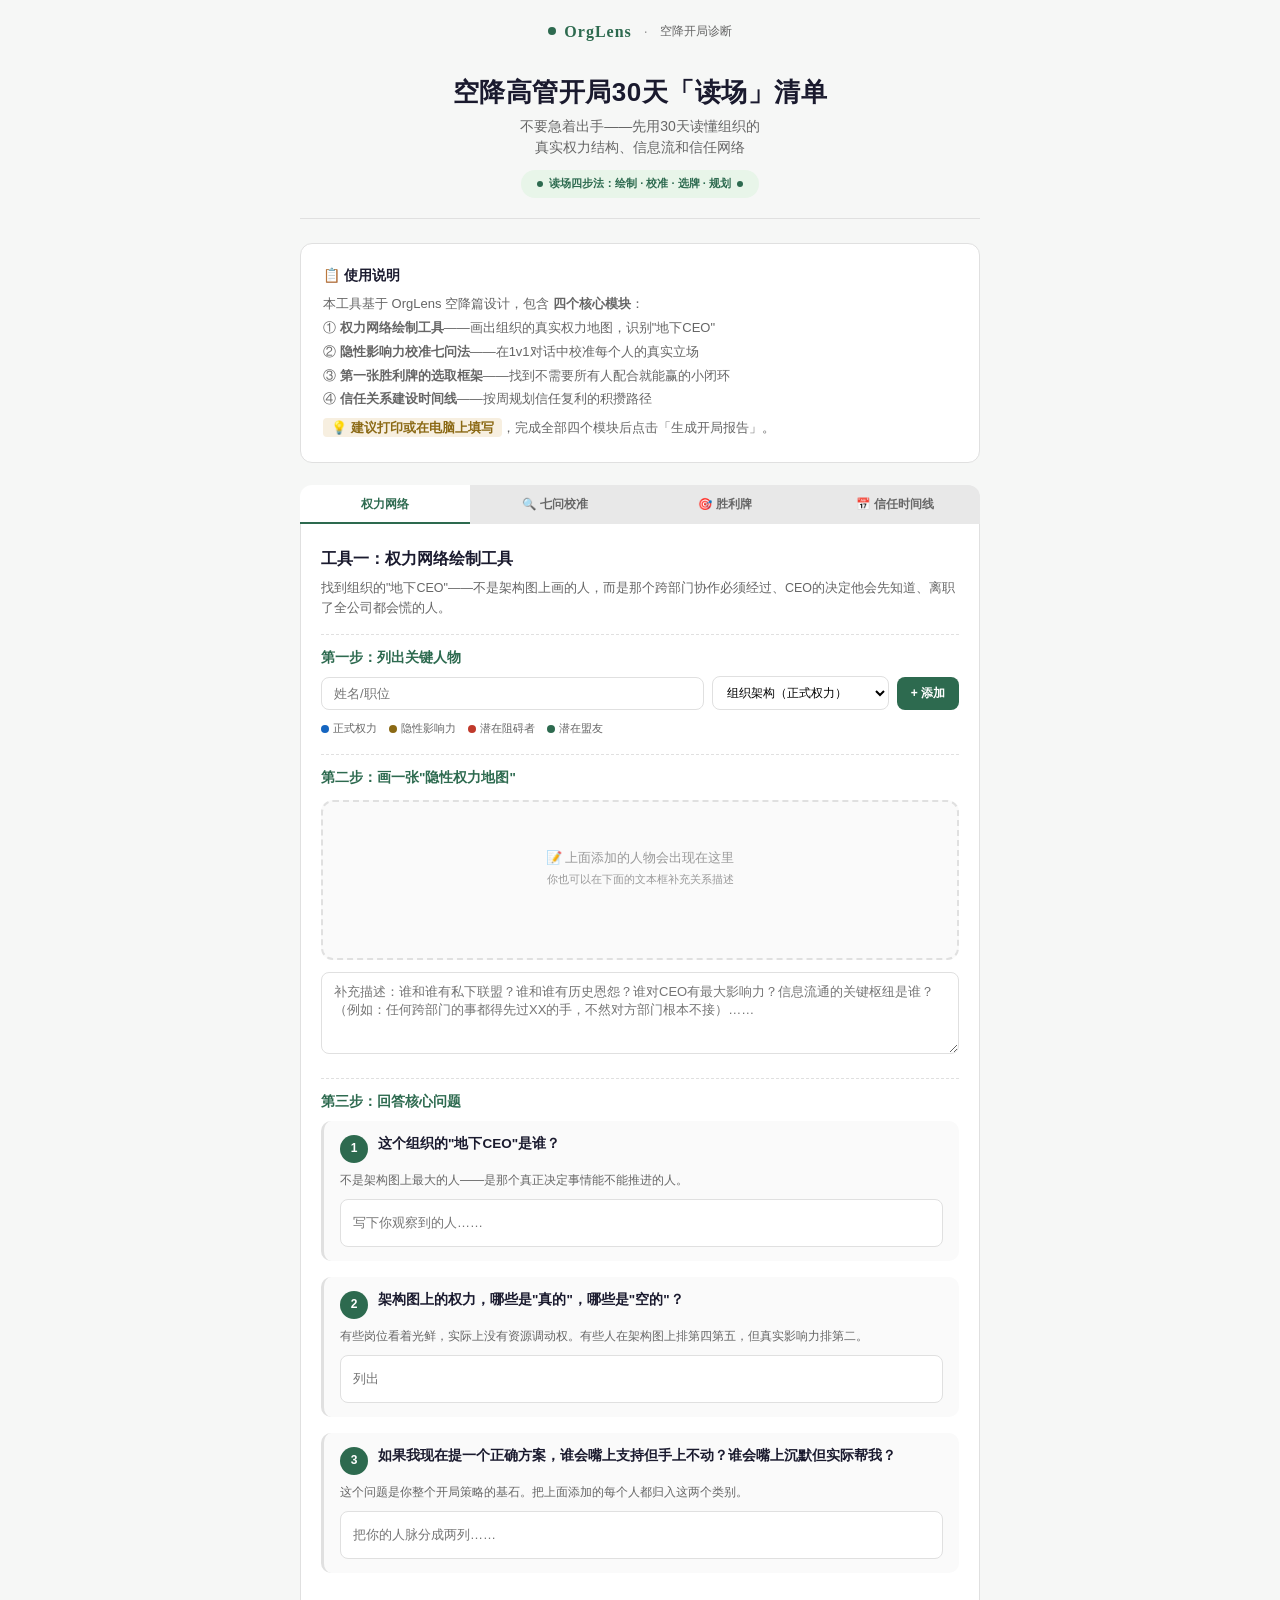
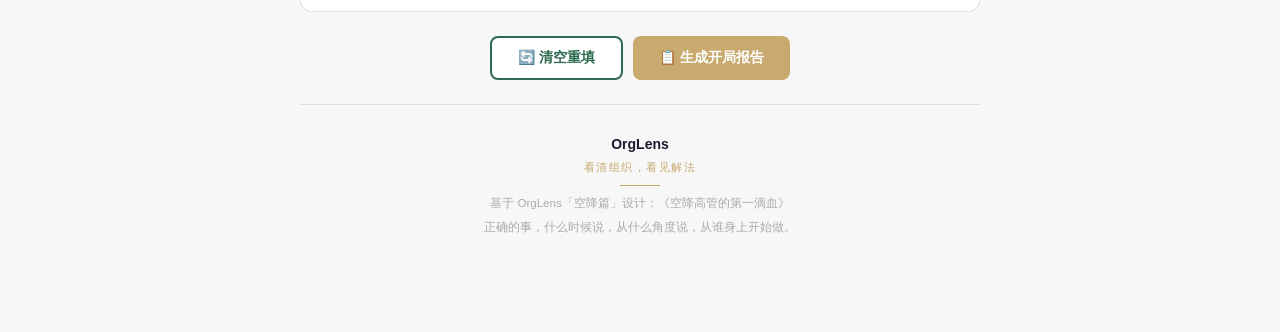
<file: onboarding-30day.html>
<!DOCTYPE html>
<html lang="zh-CN">
<head>
<meta charset="UTF-8">
<meta name="viewport" content="width=device-width, initial-scale=1.0, maximum-scale=1.0, user-scalable=no">
<title>空降高管开局30天读场清单 - OrgLens</title>
<meta name="description" content="基于OrgLens空降篇设计：权力网络绘制、隐性影响力校准七问法、第一张胜利牌选取框架、信任关系建设时间线。">
<meta property="og:title" content="空降高管开局30天读场清单 - OrgLens">
<meta property="og:description" content="不要急着出手——先用30天读懂组织的真实权力结构、信息流和信任网络。含4个核心工具。">
<link rel="icon" href="data:image/svg+xml,<svg xmlns='http://www.w3.org/2000/svg' viewBox='0 0 32 32'><circle cx='16' cy='16' r='14' fill='%231a1a2e'/><circle cx='16' cy='16' r='10' fill='none' stroke='%232d6a4f' stroke-width='1.5'/><line x1='5' y1='27' x2='27' y2='5' stroke='%23c8a96e' stroke-width='1.5' opacity='0.6'/><circle cx='16' cy='16' r='3' fill='%232d6a4f'/></svg>">
<style>
:root{
--primary:#1a1a2e;--accent:#2d6a4f;--accent-light:#e8f5e9;--gold:#c8a96e;--gold-light:#f7efe0;
--bg:#f6f7f6;--card-bg:#ffffff;--border:#e0e0e0;--high:#2d6a4f;--mid:#e6a817;--low:#c0392b;
--text2:#666;--text3:#999
}
*{margin:0;padding:0;box-sizing:border-box}
body{
font-family:-apple-system,BlinkMacSystemFont,"PingFang SC","Microsoft YaHei","Helvetica Neue",sans-serif;
background:var(--bg);color:var(--primary);line-height:1.6;-webkit-font-smoothing:antialiased;
-webkit-tap-highlight-color:transparent
}
.container{max-width:720px;margin:0 auto;padding:0 20px 80px}

/* Brand bar */
.brand-bar{display:flex;align-items:center;justify-content:center;gap:8px;padding:20px 0 6px}
.brand-dot{width:8px;height:8px;border-radius:50%;background:var(--accent);flex-shrink:0}
.brand-name{font-size:16px;font-weight:700;color:var(--accent);letter-spacing:1px;line-height:1.2;font-family:'Georgia','Times New Roman',serif}
.brand-sep{color:var(--text3);font-size:14px;margin:0 4px}
.brand-desc{font-size:12px;color:var(--text2);font-weight:500}

/* Header */
.header{text-align:center;padding:28px 0 20px;border-bottom:1px solid var(--border);margin-bottom:24px}
.header h1{font-size:26px;font-weight:800;color:var(--primary);letter-spacing:.5px;line-height:1.3}
.header .subtitle{font-size:14px;color:var(--text2);margin-top:6px;line-height:1.5}
.framework-badge{display:inline-flex;align-items:center;gap:6px;margin-top:12px;font-size:11px;color:var(--accent);background:var(--accent-light);padding:5px 16px;border-radius:20px;font-weight:600}
.framework-badge .dot{width:6px;height:6px;border-radius:50%;background:var(--accent)}

/* Instructions */
.instructions{background:var(--card-bg);border-radius:12px;padding:20px 22px;margin-bottom:22px;border:1px solid var(--border)}
.instructions h3{font-size:14px;margin-bottom:8px;color:var(--primary);font-weight:700}
.instructions p{font-size:13px;color:var(--text2);margin:3px 0;line-height:1.6}
.instructions .highlight{background:var(--gold-light);padding:2px 8px;border-radius:4px;font-weight:600;color:#8b6914}

/* Tabs */
.tabs{display:flex;gap:0;margin-bottom:0;overflow-x:auto;-webkit-overflow-scrolling:touch;border-radius:12px 12px 0 0;overflow:hidden}
.tab-btn{flex:1;min-width:80px;padding:12px 8px;background:#e8e8e8;border:none;font-size:11.5px;font-weight:600;color:var(--text2);cursor:pointer;transition:all .2s;outline:none;white-space:nowrap}
.tab-btn.active{background:var(--card-bg);color:var(--accent);box-shadow:0 -2px 0 var(--accent) inset}
.tab-btn:hover{color:var(--accent)}
.tab-panel{display:none;background:var(--card-bg);border-radius:0 0 12px 12px;padding:22px 20px;margin-bottom:18px;border:1px solid var(--border);border-top:none}
.tab-panel.active{display:block}

/* Common card styles */
.section-title{font-size:16px;font-weight:700;color:var(--primary);margin-bottom:6px}
.section-desc{font-size:12.5px;color:var(--text2);margin-bottom:16px;line-height:1.6}
.section-subtitle{font-size:13.5px;font-weight:700;color:var(--accent);margin:16px 0 8px;padding-top:12px;border-top:1px dashed var(--border)}

/* Tool 1: Power Map */
.power-map-canvas{background:#fafafa;border:2px dashed var(--border);border-radius:12px;padding:16px;margin:12px 0;min-height:160px}
.role-input-row{display:flex;gap:8px;margin-bottom:8px;align-items:center}
.role-input-row input{flex:1;padding:8px 12px;border:1px solid var(--border);border-radius:8px;font-size:13px;outline:none;background:#fff}
.role-input-row input:focus{border-color:var(--accent)}
.role-input-row select{padding:8px 10px;border:1px solid var(--border);border-radius:8px;font-size:12px;outline:none;background:#fff;min-width:110px}
.role-input-row select:focus{border-color:var(--accent)}
.role-input-row button{padding:8px 14px;border-radius:8px;border:none;font-size:12px;font-weight:600;cursor:pointer;outline:none;transition:all .15s}
.btn-sm-add{background:var(--accent);color:#fff}
.btn-sm-add:hover{background:#1b5e3b}
.btn-sm-del{background:#fce4ec;color:var(--low)}
.btn-sm-del:hover{background:#f8bbd0}
.role-list{margin-top:10px}
.role-item{display:flex;align-items:center;gap:8px;padding:8px 12px;background:#fff;border-radius:8px;margin-bottom:6px;border:1px solid var(--border);font-size:13px}
.role-item .role-name{flex:1;font-weight:600}
.role-item .role-type{font-size:11px;padding:2px 8px;border-radius:10px;font-weight:600}
.type-formal{background:#e3f2fd;color:#1565c0}
.type-hidden{background:var(--gold-light);color:#8b6914}
.type-blocker{background:#fce4ec;color:var(--low)}
.type-ally{background:var(--accent-light);color:var(--high)}
.role-item .role-actions{display:flex;gap:4px}
.role-item .role-actions button{width:26px;height:26px;border-radius:50%;border:none;font-size:12px;cursor:pointer;display:flex;align-items:center;justify-content:center}
.map-legend{display:flex;flex-wrap:wrap;gap:12px;margin-top:10px;font-size:11px;color:var(--text2)}
.map-legend span{display:flex;align-items:center;gap:4px}
.map-legend .dot{width:8px;height:8px;border-radius:50%;display:inline-block}
.ld-formal{background:#1565c0}.ld-hidden{background:#8b6914}.ld-blocker{background:var(--low)}.ld-ally{background:var(--high)}

/* Tool 2: Seven Questions */
.q7-item{margin-bottom:16px;padding:14px 16px;background:#fafafa;border-radius:10px;border-left:3px solid var(--border);transition:all .2s}
.q7-item:hover{border-left-color:var(--accent)}
.q7-header{display:flex;align-items:flex-start;gap:10px;margin-bottom:8px}
.q7-num{width:28px;height:28px;border-radius:50%;background:var(--accent);color:#fff;font-size:12px;font-weight:700;display:flex;align-items:center;justify-content:center;flex-shrink:0}
.q7-title{font-size:13.5px;font-weight:700;color:var(--primary);line-height:1.4}
.q7-desc{font-size:12px;color:var(--text2);margin-bottom:10px;line-height:1.5}
.q7-input{width:100%;padding:10px 12px;border:1px solid var(--border);border-radius:8px;font-size:13px;outline:none;background:#fff;font-family:inherit;resize:vertical;min-height:48px}
.q7-input:focus{border-color:var(--accent);background:#fff}
.q7-hint{font-size:11px;color:var(--text3);margin-top:6px}

/* Tool 3: Victory Card Framework */
.vc-intro{font-size:13px;color:var(--text2);margin-bottom:14px;line-height:1.6}
.vc-matrix{border:1px solid var(--border);border-radius:10px;overflow:hidden;margin-bottom:12px}
.vc-row{display:grid;grid-template-columns:120px 1fr;border-bottom:1px solid #f0f0f0}
.vc-row:last-child{border-bottom:none}
.vc-row.header-row{background:var(--accent);color:#fff;font-weight:700;font-size:12.5px}
.vc-cell{padding:10px 12px;font-size:12.5px;line-height:1.5;display:flex;align-items:center}
.vc-cell.label{font-weight:600;background:#fafafa;border-right:1px solid #f0f0f0;font-size:12px;justify-content:center}
.vc-cell.label.header-row-cell{background:transparent;border-right:1px solid rgba(255,255,255,.2)}
.vc-cell input,.vc-cell textarea{width:100%;padding:6px 8px;border:1px solid var(--border);border-radius:6px;font-size:12px;outline:none;font-family:inherit;resize:vertical;min-height:36px}
.vc-cell input:focus,.vc-cell textarea:focus{border-color:var(--accent)}
.vc-checklist{margin-top:12px;padding:12px 16px;background:var(--gold-light);border-radius:8px}
.vc-checklist h4{font-size:13px;margin-bottom:8px;color:#8b6914}
.vc-checklist label{display:flex;align-items:flex-start;gap:8px;font-size:12px;color:#555;margin:4px 0;cursor:pointer}
.vc-checklist label input{margin-top:2px}
.vc-result{text-align:center;padding:14px;margin-top:12px;border-radius:8px;font-size:14px;font-weight:700}

/* Tool 4: Trust Timeline */
.tt-block{margin-bottom:20px;padding:16px;background:#fafafa;border-radius:10px;border:1px solid var(--border)}
.tt-week-title{font-size:14px;font-weight:700;color:var(--accent);margin-bottom:6px;display:flex;align-items:center;gap:8px}
.tt-week-dot{width:10px;height:10px;border-radius:50%;background:var(--accent)}
.tt-week-goal{font-size:12px;color:var(--text2);margin-bottom:10px}
.tt-action-row{display:flex;gap:8px;margin-bottom:6px}
.tt-action-row input{flex:1;padding:8px 12px;border:1px solid var(--border);border-radius:6px;font-size:12.5px;outline:none}
.tt-action-row input:focus{border-color:var(--accent)}
.tt-action-row button{padding:6px 12px;border-radius:6px;border:none;font-size:11px;font-weight:600;cursor:pointer;white-space:nowrap}
.tt-action-list{list-style:none;margin-top:8px}
.tt-action-list li{display:flex;align-items:center;gap:8px;padding:6px 0;font-size:12.5px;border-bottom:1px solid #f0f0f0}
.tt-action-list li:last-child{border-bottom:none}
.tt-action-list li .tt-done{cursor:pointer;font-size:16px}
.tt-action-list li .tt-text{flex:1}
.tt-action-list li .tt-del{font-size:16px;cursor:pointer;color:#ccc;padding:0 4px}
.tt-action-list li .tt-del:hover{color:var(--low)}

/* Buttons */
.btn-row{display:flex;gap:10px;justify-content:center;margin:24px 0;flex-wrap:wrap}
.btn{padding:11px 26px;border-radius:8px;font-size:14px;font-weight:600;cursor:pointer;border:none;transition:all .2s;outline:none}
.btn:active{transform:scale(.96)}
.btn-primary{background:var(--accent);color:#fff}
.btn-primary:hover{background:#1b5e3b}
.btn-outline{background:#fff;color:var(--accent);border:2px solid var(--accent)}
.btn-outline:hover{background:var(--accent-light)}
.btn-gold{background:var(--gold);color:#fff}
.btn-gold:hover{background:#b8941a}

/* Summary card */
.summary-card{background:var(--card-bg);border-radius:12px;padding:22px 20px;margin-bottom:18px;border:2px solid var(--accent);animation:fadeInUp .4s ease-out}
.summary-card h2{font-size:18px;font-weight:700;margin-bottom:12px;text-align:center;color:var(--accent)}
.summary-block{margin-bottom:14px;padding-bottom:12px;border-bottom:1px solid #f0f0f0}
.summary-block:last-child{border-bottom:none;margin-bottom:0}
.summary-block h4{font-size:14px;color:var(--primary);margin-bottom:4px}
.summary-block p{font-size:12.5px;color:var(--text2);line-height:1.6}

/* Footer */
.footer{text-align:center;padding:28px 0 16px;color:#aaa;font-size:11.5px;border-top:1px solid var(--border);margin-top:20px}
.footer-brand{font-weight:700;color:var(--primary);font-size:14px;margin-bottom:4px}
.footer-tagline{color:var(--gold);font-size:11px;letter-spacing:1.5px;margin-bottom:8px}
.footer-divider{width:40px;height:1px;background:var(--gold);margin:8px auto}
.footer a{color:var(--accent);text-decoration:none}

.hidden{display:none!important}
@keyframes fadeInUp{from{opacity:0;transform:translateY(12px)}to{opacity:1;transform:translateY(0)}}

@media(max-width:500px){
.container{padding:0 12px 60px}
.header h1{font-size:20px}
.tab-btn{font-size:10.5px;padding:10px 6px}
.tab-panel{padding:14px 12px}
.vc-row{grid-template-columns:90px 1fr}
.vc-cell{font-size:11.5px;padding:8px 6px}
.role-input-row{flex-wrap:wrap}
.role-input-row select{min-width:100%}
}
</style>
</head>
<body>
<div class="container">

<!-- Brand Bar -->
<div class="brand-bar">
  <div class="brand-dot"></div>
  <span class="brand-name">OrgLens</span>
  <span class="brand-sep">·</span>
  <span class="brand-desc">空降开局诊断</span>
</div>

<!-- Header -->
<div class="header">
<h1>空降高管开局30天「读场」清单</h1>
<p class="subtitle">不要急着出手——先用30天读懂组织的<br>真实权力结构、信息流和信任网络</p>
<div class="framework-badge"><span class="dot"></span> 读场四步法：绘制 · 校准 · 选牌 · 规划 <span class="dot"></span></div>
</div>

<!-- Instructions -->
<div class="instructions">
<h3>📋 使用说明</h3>
<p>本工具基于 OrgLens 空降篇设计，包含 <strong>四个核心模块</strong>：</p>
<p>① <strong>权力网络绘制工具</strong>——画出组织的真实权力地图，识别"地下CEO"</p>
<p>② <strong>隐性影响力校准七问法</strong>——在1v1对话中校准每个人的真实立场</p>
<p>③ <strong>第一张胜利牌的选取框架</strong>——找到不需要所有人配合就能赢的小闭环</p>
<p>④ <strong>信任关系建设时间线</strong>——按周规划信任复利的积攒路径</p>
<p style="margin-top:8px"><span class="highlight">💡 建议打印或在电脑上填写</span>，完成全部四个模块后点击「生成开局报告」。</p>
</div>

<!-- Tabs -->
<div class="tabs">
<button class="tab-btn active" onclick="switchTab(0)">权力网络</button>
<button class="tab-btn" onclick="switchTab(1)">🔍 七问校准</button>
<button class="tab-btn" onclick="switchTab(2)">🎯 胜利牌</button>
<button class="tab-btn" onclick="switchTab(3)">📅 信任时间线</button>
</div>

<!-- ===== TAB 0: Power Network Map ===== -->
<div class="tab-panel active" id="tab-0">
<div class="section-title">工具一：权力网络绘制工具</div>
<div class="section-desc">找到组织的"地下CEO"——不是架构图上画的人，而是那个跨部门协作必须经过、CEO的决定他会先知道、离职了全公司都会慌的人。</div>

<div class="section-subtitle">第一步：列出关键人物</div>
<div class="role-input-row">
<input type="text" id="role-name-input" placeholder="姓名/职位" maxlength="30">
<select id="role-type-input">
<option value="formal">组织架构（正式权力）</option>
<option value="hidden">隐性影响力（地下CEO）</option>
<option value="blocker">潜在阻碍者</option>
<option value="ally">潜在盟友</option>
</select>
<button class="btn-sm-add" onclick="addRole()">+ 添加</button>
</div>
<div class="role-list" id="role-list"></div>
<div class="map-legend">
<span><span class="dot ld-formal"></span> 正式权力</span>
<span><span class="dot ld-hidden"></span> 隐性影响力</span>
<span><span class="dot ld-blocker"></span> 潜在阻碍者</span>
<span><span class="dot ld-ally"></span> 潜在盟友</span>
</div>

<div class="section-subtitle">第二步：画一张"隐性权力地图"</div>
<div class="power-map-canvas" id="power-map-canvas">
<p style="text-align:center;color:var(--text3);font-size:13px;padding:30px 0">
📝 上面添加的人物会出现在这里<br>
<small>你也可以在下面的文本框补充关系描述</small>
</p>
</div>
<textarea class="q7-input" id="power-map-notes" placeholder="补充描述：谁和谁有私下联盟？谁和谁有历史恩怨？谁对CEO有最大影响力？信息流通的关键枢纽是谁？（例如：任何跨部门的事都得先过XX的手，不然对方部门根本不接）……" rows="4"></textarea>

<div class="section-subtitle">第三步：回答核心问题</div>
<div class="q7-item">
<div class="q7-header"><div class="q7-num">1</div><div class="q7-title">这个组织的"地下CEO"是谁？</div></div>
<div class="q7-desc">不是架构图上最大的人——是那个真正决定事情能不能推进的人。</div>
<input class="q7-input" id="q-pm1" placeholder="写下你观察到的人……">
</div>
<div class="q7-item">
<div class="q7-header"><div class="q7-num">2</div><div class="q7-title">架构图上的权力，哪些是"真的"，哪些是"空的"？</div></div>
<div class="q7-desc">有些岗位看着光鲜，实际上没有资源调动权。有些人在架构图上排第四第五，但真实影响力排第二。</div>
<input class="q7-input" id="q-pm2" placeholder="列出"真权力"和"空权力"对应的人……">
</div>
<div class="q7-item">
<div class="q7-header"><div class="q7-num">3</div><div class="q7-title">如果我现在提一个正确方案，谁会嘴上支持但手上不动？谁会嘴上沉默但实际帮我？</div></div>
<div class="q7-desc">这个问题是你整个开局策略的基石。把上面添加的每个人都归入这两个类别。</div>
<input class="q7-input" id="q-pm3" placeholder="把你的人脉分成两列……">
</div>
</div>

<!-- ===== TAB 1: Seven Questions ===== -->
<div class="tab-panel" id="tab-1">
<div class="section-title">🔍 工具二：隐性影响力校准七问法</div>
<div class="section-desc">在入职前几周的1v1中，用这7个问题校准每一个关键人物的真实立场。不是为了讨好谁——是为了判断你的第一个方案该从谁身上先动。</div>

<div class="section-subtitle">选择你要校准的人</div>
<div style="display:flex;gap:8px;align-items:center;margin-bottom:16px">
<input type="text" id="q7-person-input" placeholder="输入你要评估的人" style="flex:1;padding:10px 12px;border:1px solid var(--border);border-radius:8px;font-size:13px;outline:none">
<button class="btn-sm-add" onclick="addQ7Person()">+ 添加评估对象</button>
</div>
<div id="q7-person-list" style="display:flex;flex-wrap:wrap;gap:6px;margin-bottom:14px"></div>

<div class="section-subtitle" style="border-top:1px solid var(--border);margin-top:16px">七问清单（请对当前选中的人作答）</div>

<div class="q7-item">
<div class="q7-header"><div class="q7-num">1</div><div class="q7-title">这个人在组织里的真实权力来源是什么？</div></div>
<div class="q7-desc">是职位赋予的（正式权力）、是老板信任给的（关系权力）、是掌握关键信息（信息权力）、还是不可替代的专业能力（专家权力）？</div>
<input class="q7-input q7-answer" data-idx="0" placeholder="描述TA的真实权力来源……">
<div class="q7-hint">💡 注意：架构图上的title ≠ 真实权力。</div>
</div>

<div class="q7-item">
<div class="q7-header"><div class="q7-num">2</div><div class="q7-title">TA对"改变现状"的真实态度是什么？</div></div>
<div class="q7-desc">嘴上说"拥抱变化"的人，可能最深层的态度是"我不想动"。你需要从TA过去的行为模式中找答案——TA上一次支持一个变革是什么时候？那次变革触动了谁的利益？</div>
<input class="q7-input q7-answer" data-idx="1" placeholder="是积极推动者 / 观望等待者 / 隐性抵抗者？">
<div class="q7-hint">💡 看行为不看态度——TA做过什么比TA说过什么更真实。</div>
</div>

<div class="q7-item">
<div class="q7-header"><div class="q7-num">3</div><div class="q7-title">如果我推动一项跨部门变革，TA会损失什么？</div></div>
<div class="q7-desc">没有人会公开说"我反对是因为损害了我的利益"。但只要你画出TA的决策地盘、预算控制权和信息垄断权，就能预判阻力在哪里。</div>
<input class="q7-input q7-answer" data-idx="2" placeholder="TA的既有利益会被触动的点……">
<div class="q7-hint">💡 销售VP怕数据透明，财务VP怕预算权分散，技术VP怕排期被打乱。</div>
</div>

<div class="q7-item">
<div class="q7-header"><div class="q7-num">4</div><div class="q7-title">TA需要什么"台阶"才会从旁观者变成支持者？</div></div>
<div class="q7-desc">让人支持你的方案，不是说服TA你有多正确——是让TA觉得这个方案"也是TA的"。TA需要功劳、数据证明、还是老板的一句明确表态？</div>
<input class="q7-input q7-answer" data-idx="3" placeholder="TA需要什么形式的"归属感"……">
<div class="q7-hint">💡 让老团队成为"共同贡献者"而非"被动接受者"。</div>
</div>

<div class="q7-item">
<div class="q7-header"><div class="q7-num">5</div><div class="q7-title">TA和CEO之间的真实关系如何？</div></div>
<div class="q7-desc">是"铁杆信任"、"历史功绩型尊重"、"互相利用"、还是"CEO其实在等合适时机换掉TA"？这决定了你该在多大程度上借用CEO的背书。</div>
<input class="q7-input q7-answer" data-idx="4" placeholder="评估TA与CEO的关系深度……">
<div class="q7-hint">💡 注意区分CEO对TA的"公开表扬"和"私下信任"。</div>
</div>

<div class="q7-item">
<div class="q7-header"><div class="q7-num">6</div><div class="q7-title">TA在组织中的"盟友网络"覆盖哪些人？</div></div>
<div class="q7-desc">TA和谁共事过？谁欠TA人情？谁和TA有共同利益？这个网络的范围决定了TA能动员多少人帮你——或阻你。</div>
<input class="q7-input q7-answer" data-idx="5" placeholder="TA的核心盟友圈……">
</div>

<div class="q7-item">
<div class="q7-header"><div class="q7-num">7</div><div class="q7-title">如果我是TA，我会怎么看待"我的空降"这件事？</div></div>
<div class="q7-desc">换位思考：一个外部空降的人进入TA的领地，TA的第一反应是什么？是"终于有人来帮忙了"、"这是CEO对我能力的不满信号"、还是"无所谓，看你能撑多久"？</div>
<input class="q7-input q7-answer" data-idx="6" placeholder="从TA的视角看你的到来……">
<div class="q7-hint">💡 你越能理解TA的防御心态，越能找到破冰的方式。</div>
</div>
</div>

<!-- ===== TAB 2: Victory Card Framework ===== -->
<div class="tab-panel" id="tab-2">
<div class="section-title">🎯 工具三：第一张胜利牌的选取框架</div>
<div class="section-desc">读完场之后，你的第一个动作不该是"推方案"——而应该是"选一张小牌先赢一轮"。好的第一张牌有四个标准。</div>

<div class="section-subtitle">胜利牌筛选矩阵</div>
<div class="vc-matrix">
<div class="vc-row header-row">
<div class="vc-cell label header-row-cell">维度</div>
<div class="vc-cell">你的评估</div>
</div>
<div class="vc-row">
<div class="vc-cell label">候选方案名称</div>
<div class="vc-cell"><input type="text" id="vc-name" placeholder="给这张牌起个名字……"></div>
</div>
<div class="vc-row">
<div class="vc-cell label">① 权限可控</div>
<div class="vc-cell"><textarea id="vc-auth" placeholder="这个方案在我自己的权限范围内（或只需1-2人配合）就能启动，不需要跨部门大会批准？具体需要谁配合？" rows="2"></textarea></div>
</div>
<div class="vc-row">
<div class="vc-cell label">② 受益明确</div>
<div class="vc-cell"><textarea id="vc-benefit" placeholder="谁会是这个方案的直接受益者？它能不能让至少一个部门（或关键人）拿到"肉眼可见的好处"？" rows="2"></textarea></div>
</div>
<div class="vc-row">
<div class="vc-cell label">③ 周期够短</div>
<div class="vc-cell"><textarea id="vc-cycle" placeholder="能不能在2-4周内出结果？不要选"三个月后才能看到效果的长期工程"作为第一张牌。" rows="2"></textarea></div>
</div>
<div class="vc-row">
<div class="vc-cell label">④ 可复制</div>
<div class="vc-cell"><textarea id="vc-replicate" placeholder="赢下这第一轮之后，这个结果的"证据"能不能用来撬动第二轮、第三轮？有没有自然的扩展路径？" rows="2"></textarea></div>
</div>
</div>

<div class="vc-checklist">
<h4>✅ 胜利牌检核清单（必须全部打勾才能出牌）</h4>
<label><input type="checkbox" id="vc-check-1"> 这个方案不需要所有人配合——我只需要1-2个支持者。</label>
<label><input type="checkbox" id="vc-check-2"> 受益者是具体的、有名字的人，不是一个模糊的"公司"。</label>
<label><input type="checkbox" id="vc-check-3"> 2-4周内能看到可量化的结果（数据/反馈/案例）。</label>
<label><input type="checkbox" id="vc-check-4"> 这个结果可以变成一个"故事"——能在下次1v1或汇报中讲出来。</label>
<label><input type="checkbox" id="vc-check-5"> 我没有消耗CEO的公开背书，这张牌是我自己推动的。</label>
<label><input type="checkbox" id="vc-check-6"> 赢下这一轮，能让至少一个之前观望的人变成支持者。</label>
</div>

<div class="vc-result" id="vc-result" style="display:none"></div>
<button class="btn btn-primary" style="width:100%;margin-top:8px" onclick="checkVictoryCard()">🔍 检核我的胜利牌</button>

<div class="section-subtitle">备选方案记录区（可选）</div>
<div class="q7-desc">如果你有多个候选方案，在这里记录并比较。每次只出一张牌。</div>
<textarea class="q7-input" rows="3" id="vc-alt" placeholder="备选方案A：……&#10;备选方案B：……&#10;为什么最终选了这个：……"></textarea>
</div>

<!-- ===== TAB 3: Trust Timeline ===== -->
<div class="tab-panel" id="tab-3">
<div class="section-title">📅 工具四：信任关系建设时间线规划表</div>
<div class="section-desc">空降阶段的信任是"复利"——每一次成功都在为下一个提案积累信用资本。反之，每一次"方向正确但推不动"都在消耗。按4周规划你的信任建设路径。</div>

<!-- Week 1 -->
<div class="tt-block">
<div class="tt-week-title"><span class="tt-week-dot"></span> 第1周：观察与倾听（不要出手）</div>
<div class="tt-week-goal">🎯 目标：完成所有关键人的1v1，问多听少，不做判断不承诺</div>
<div class="tt-action-row">
<input type="text" id="w1-input" placeholder="添加行动项……">
<button class="btn-sm-add" onclick="addAction('w1')">+ 添加</button>
</div>
<ul class="tt-action-list" id="w1-list"></ul>
</div>

<!-- Week 2 -->
<div class="tt-block">
<div class="tt-week-title"><span class="tt-week-dot"></span> 第2周：播种（建立第一层信任）</div>
<div class="tt-week-goal">🎯 目标：找到2-3个潜在盟友，从"能帮谁"入手而非"谁能帮我"</div>
<div class="tt-action-row">
<input type="text" id="w2-input" placeholder="添加行动项……">
<button class="btn-sm-add" onclick="addAction('w2')">+ 添加</button>
</div>
<ul class="tt-action-list" id="w2-list"></ul>
</div>

<!-- Week 3 -->
<div class="tt-block">
<div class="tt-week-title"><span class="tt-week-dot"></span> 第3周：测试（出第一张胜利牌）</div>
<div class="tt-week-goal">🎯 目标：启动那经过筛选的"小闭环"，在你的控制范围内做成一件事</div>
<div class="tt-action-row">
<input type="text" id="w3-input" placeholder="添加行动项……">
<button class="btn-sm-add" onclick="addAction('w3')">+ 添加</button>
</div>
<ul class="tt-action-list" id="w3-list"></ul>
</div>

<!-- Week 4 -->
<div class="tt-block">
<div class="tt-week-title"><span class="tt-week-dot"></span> 第4周：放大（用第一轮结果撬第二轮）</div>
<div class="tt-week-goal">🎯 目标：把胜利的结果变成案例，带上数据去推进更大的事</div>
<div class="tt-action-row">
<input type="text" id="w4-input" placeholder="添加行动项……">
<button class="btn-sm-add" onclick="addAction('w4')">+ 添加</button>
</div>
<ul class="tt-action-list" id="w4-list"></ul>
</div>

<div class="section-subtitle">关键关系里程碑记录</div>
<p style="font-size:12px;color:var(--text2);margin-bottom:10px">每周结束时填写：本周和谁建立了什么程度的信任？谁从"观望"变成了"支持"？</p>
<textarea class="q7-input" rows="4" id="tt-milestones" placeholder="第1周：……\n第2周：……\n第3周：……\n第4周：……"></textarea>
</div>

<!-- Generate Report Button -->
<div class="btn-row">
<button class="btn btn-outline" onclick="resetAll()">🔄 清空重填</button>
<button class="btn btn-gold" onclick="generateReport()">📋 生成开局报告</button>
</div>

<!-- Summary Report -->
<div id="report-section" class="hidden">
<div class="summary-card" id="report-content"></div>
<div class="btn-row">
<button class="btn btn-outline" onclick="window.print()">🖨️ 打印报告</button>
<button class="btn btn-outline" onclick="shareReport()">📤 复制报告</button>
</div>
</div>

<!-- Footer -->
<div class="footer">
<div class="footer-brand">OrgLens</div>
<div class="footer-tagline">看清组织，看见解法</div>
<div class="footer-divider"></div>
<p>基于 OrgLens「空降篇」设计：《空降高管的第一滴血》</p>

<p style="margin-top:6px">正确的事，什么时候说，从什么角度说，从谁身上开始做。</p>
</div>
</div>

<script>
// ========== State ==========
let roles = [];
let q7People = [];
let q7CurrentPersonIdx = 0;
let q7Answers = {}; // { personName: [answer0,...answer6] }
let actions = { w1:[], w2:[], w3:[], w4:[] };

// ========== Tab Switching ==========
function switchTab(idx) {
  document.querySelectorAll('.tab-btn').forEach((b,i) => b.classList.toggle('active', i===idx));
  document.querySelectorAll('.tab-panel').forEach((p,i) => p.classList.toggle('active', i===idx));
}

// ========== Tool 1: Power Map ==========
function addRole() {
  const nameInput = document.getElementById('role-name-input');
  const typeInput = document.getElementById('role-type-input');
  const name = nameInput.value.trim();
  if (!name) return;
  roles.push({ name, type: typeInput.value });
  nameInput.value = '';
  renderRoles();
  renderPowerMap();
}

function removeRole(idx) {
  roles.splice(idx, 1);
  renderRoles();
  renderPowerMap();
}

function renderRoles() {
  const el = document.getElementById('role-list');
  const typeLabels = { formal:'正式权力', hidden:'隐性影响力', blocker:'潜在阻碍者', ally:'潜在盟友' };
  const typeClasses = { formal:'type-formal', hidden:'type-hidden', blocker:'type-blocker', ally:'type-ally' };
  el.innerHTML = roles.map((r,i) => 
    `<div class="role-item">
      <span class="role-name">${r.name}</span>
      <span class="role-type ${typeClasses[r.type]}">${typeLabels[r.type]}</span>
      <span class="role-actions"><button class="btn-sm-del" onclick="removeRole(${i})">✕</button></span>
    </div>`
  ).join('');
}

function renderPowerMap() {
  const canvas = document.getElementById('power-map-canvas');
  if (roles.length === 0) {
    canvas.innerHTML = '<p style="text-align:center;color:var(--text3);font-size:13px;padding:30px 0">📝 上面添加的人物会出现在这里<br><small>你也可以在下面的文本框补充关系描述</small></p>';
    return;
  }
  const typeLabels = { formal:'正式权力', hidden:'隐性影响力', blocker:'潜在阻碍者', ally:'潜在盟友' };
  const typeColors = { formal:'#1565c0', hidden:'#8b6914', blocker:'#c0392b', ally:'#2d6a4f' };
  let html = '<div style="display:flex;flex-wrap:wrap;gap:8px;justify-content:center;padding:10px">';
  roles.forEach(r => {
    html += `<div style="background:#fff;border:2px solid ${typeColors[r.type]};border-radius:10px;padding:8px 14px;text-align:center;font-size:13px">
      <div style="font-weight:700">${r.name}</div>
      <div style="font-size:10px;color:${typeColors[r.type]};margin-top:2px">${typeLabels[r.type]}</div>
    </div>`;
  });
  html += '</div>';
  canvas.innerHTML = html;
}

// ========== Tool 2: Seven Questions ==========
function addQ7Person() {
  const input = document.getElementById('q7-person-input');
  const name = input.value.trim();
  if (!name || q7People.includes(name)) return;
  q7People.push(name);
  q7Answers[name] = ['','','','','','',''];
  input.value = '';
  renderQ7People();
  if (q7People.length === 1) selectQ7Person(0);
}

function selectQ7Person(idx) {
  q7CurrentPersonIdx = idx;
  // Save current answers first
  if (q7People.length > 0) {
    const prev = q7People[q7CurrentPersonIdx];
    document.querySelectorAll('.q7-answer').forEach((inp, i) => {
      q7Answers[prev][i] = inp.value;
    });
  }
  // Load selected person's answers
  const person = q7People[idx];
  document.querySelectorAll('.q7-answer').forEach((inp, i) => {
    inp.value = q7Answers[person] ? q7Answers[person][i] : '';
  });
  renderQ7People();
}

function renderQ7People() {
  const el = document.getElementById('q7-person-list');
  el.innerHTML = q7People.map((p, i) => {
    const active = i === q7CurrentPersonIdx;
    return `<button style="padding:6px 14px;border-radius:20px;border:2px solid ${active ? 'var(--accent)' : 'var(--border)'};background:${active ? 'var(--accent-light)' : '#fff'};font-size:12px;font-weight:${active?700:500};cursor:pointer;color:${active ? 'var(--accent)' : 'var(--text2)'}" onclick="selectQ7Person(${i})">${p}</button>`;
  }).join('');
}

// Auto-save Q7 answers on input
document.addEventListener('input', function(e) {
  if (e.target.classList.contains('q7-answer') && q7People.length > 0) {
    const person = q7People[q7CurrentPersonIdx];
    document.querySelectorAll('.q7-answer').forEach((inp, i) => {
      q7Answers[person][i] = inp.value;
    });
  }
});

// ========== Tool 3: Victory Card ==========
function checkVictoryCard() {
  const checks = [];
  for (let i = 1; i <= 6; i++) {
    checks.push(document.getElementById('vc-check-'+i).checked);
  }
  const allChecked = checks.every(c => c);
  const count = checks.filter(c => c).length;
  const result = document.getElementById('vc-result');
  result.style.display = 'block';
  if (allChecked) {
    result.innerHTML = '🟢 <strong>6/6 通过！</strong>这张牌可以作为你的第一张胜利牌。你准备好了——去出牌吧。';
    result.style.background = 'var(--accent-light)';
    result.style.color = 'var(--high)';
  } else if (count >= 4) {
    result.innerHTML = `🟡 <strong>${count}/6 通过。</strong>方案方向不错，但还有 ${6-count} 项需要优化。建议调整方案或等待更好的时机。`;
    result.style.background = 'var(--gold-light)';
    result.style.color = '#8b6914';
  } else {
    result.innerHTML = `🔴 <strong>${count}/6 通过。</strong>这张牌风险较高。建议重新设计方案，降低依赖、缩短周期。`;
    result.style.background = '#fce4ec';
    result.style.color = 'var(--low)';
  }
}

// ========== Tool 4: Trust Timeline ==========
function addAction(week) {
  const input = document.getElementById(week+'-input');
  const text = input.value.trim();
  if (!text) return;
  actions[week].push({ text, done: false });
  input.value = '';
  renderActions(week);
}

function toggleAction(week, idx) {
  actions[week][idx].done = !actions[week][idx].done;
  renderActions(week);
}

function removeAction(week, idx) {
  actions[week].splice(idx, 1);
  renderActions(week);
}

function renderActions(week) {
  const el = document.getElementById(week+'-list');
  el.innerHTML = actions[week].map((a, i) => 
    `<li>
      <span class="tt-done" onclick="toggleAction('${week}',${i})">${a.done ? '✅' : '⬜'}</span>
      <span class="tt-text" style="${a.done ? 'text-decoration:line-through;color:var(--text3)' : ''}">${a.text}</span>
      <span class="tt-del" onclick="removeAction('${week}',${i})">✕</span>
    </li>`
  ).join('');
}

// ========== Report Generation ==========
function generateReport() {
  // Save any unsaved Q7 answers
  if (q7People.length > 0) {
    const person = q7People[q7CurrentPersonIdx];
    document.querySelectorAll('.q7-answer').forEach((inp, i) => {
      q7Answers[person][i] = inp.value;
    });
  }

  const section = document.getElementById('report-section');
  const content = document.getElementById('report-content');
  
  let html = '<h2>📋 空降开局30天读场报告</h2>';
  
  // Power Map
  html += '<div class="summary-block"><h4>权力网络</h4>';
  if (roles.length > 0) {
    html += '<p><strong>已识别关键人物：</strong>' + roles.map(r => r.name).join('、') + '</p>';
  } else {
    html += '<p style="color:var(--text3)">（尚未填写）</p>';
  }
  html += '<p><strong>地下CEO判断：</strong>' + (document.getElementById('q-pm1').value || '未填写') + '</p>';
  html += '<p><strong>真/空权力分析：</strong>' + (document.getElementById('q-pm2').value || '未填写') + '</p>';
  html += '<p><strong>支持/阻碍者预判：</strong>' + (document.getElementById('q-pm3').value || '未填写') + '</p>';
  html += '</div>';

  // Q7
  html += '<div class="summary-block"><h4>🔍 隐性影响力校准</h4>';
  if (q7People.length > 0) {
    q7People.forEach(p => {
      const filled = q7Answers[p] ? q7Answers[p].filter(a => a.trim()).length : 0;
      html += `<p><strong>${p}：</strong>${filled}/7 题已作答</p>`;
    });
  } else {
    html += '<p style="color:var(--text3)">（尚未评估任何人）</p>';
  }
  html += '</div>';

  // Victory Card
  html += '<div class="summary-block"><h4>🎯 第一张胜利牌</h4>';
  html += '<p><strong>方案名称：</strong>' + (document.getElementById('vc-name').value || '未填写') + '</p>';
  let vcChecks = 0;
  for (let i = 1; i <= 6; i++) {
    if (document.getElementById('vc-check-'+i).checked) vcChecks++;
  }
  html += '<p><strong>检核通过：</strong>' + vcChecks + '/6</p>';
  html += '</div>';

  // Timeline
  html += '<div class="summary-block"><h4>📅 信任建设时间线</h4>';
  const weekLabels = { w1:'第1周：观察与倾听', w2:'第2周：建立信任', w3:'第3周：出第一张牌', w4:'第4周：用结果撬动' };
  for (const wk of ['w1','w2','w3','w4']) {
    const done = actions[wk].filter(a => a.done).length;
    const total = actions[wk].length;
    html += `<p><strong>${weekLabels[wk]}：</strong>${done}/${total} 项完成` + (total === 0 ? '（未规划）' : '') + '</p>';
  }
  html += '</div>';

  content.innerHTML = html;
  section.classList.remove('hidden');
  setTimeout(() => section.scrollIntoView({ behavior: 'smooth', block: 'start' }), 100);
}

// ========== Share ==========
function shareReport() {
  const content = document.getElementById('report-content');
  const txt = content.innerText.replace(/\n{2,}/g, '\n');
  navigator.clipboard.writeText('空降高管开局30天读场报告\n\n' + txt + '\n\n来自 OrgLens · 组织透镜\n看清组织，看见解法')
    .then(() => alert('✅ 报告已复制到剪贴板！'))
    .catch(() => prompt('复制以下文本：', txt));
}

// ========== Reset ==========
function resetAll() {
  if (!confirm('确定要清空所有已填写的内容吗？此操作不可恢复。')) return;
  roles = [];
  q7People = [];
  q7CurrentPersonIdx = 0;
  q7Answers = {};
  actions = { w1:[], w2:[], w3:[], w4:[] };
  document.getElementById('role-list').innerHTML = '';
  document.getElementById('power-map-canvas').innerHTML = '<p style="text-align:center;color:var(--text3);font-size:13px;padding:30px 0">📝 上面添加的人物会出现在这里<br><small>你也可以在下面的文本框补充关系描述</small></p>';
  document.getElementById('q7-person-list').innerHTML = '';
  document.querySelectorAll('.q7-answer').forEach(inp => inp.value = '');
  document.getElementById('q-pm1').value = '';
  document.getElementById('q-pm2').value = '';
  document.getElementById('q-pm3').value = '';
  document.getElementById('power-map-notes').value = '';
  document.querySelectorAll('#tab-2 input[type=text], #tab-2 textarea').forEach(inp => inp.value = '');
  document.querySelectorAll('#tab-2 input[type=checkbox]').forEach(cb => cb.checked = false);
  document.getElementById('vc-result').style.display = 'none';
  document.getElementById('vc-alt').value = '';
  document.getElementById('tt-milestones').value = '';
  ['w1','w2','w3','w4'].forEach(wk => {
    document.getElementById(wk+'-input').value = '';
    document.getElementById(wk+'-list').innerHTML = '';
  });
  document.getElementById('report-section').classList.add('hidden');
  switchTab(0);
  window.scrollTo({ top: 0, behavior: 'smooth' });
}

// ========== Init ==========
renderRoles();
renderPowerMap();
</script>
</body>
</html>
</file>
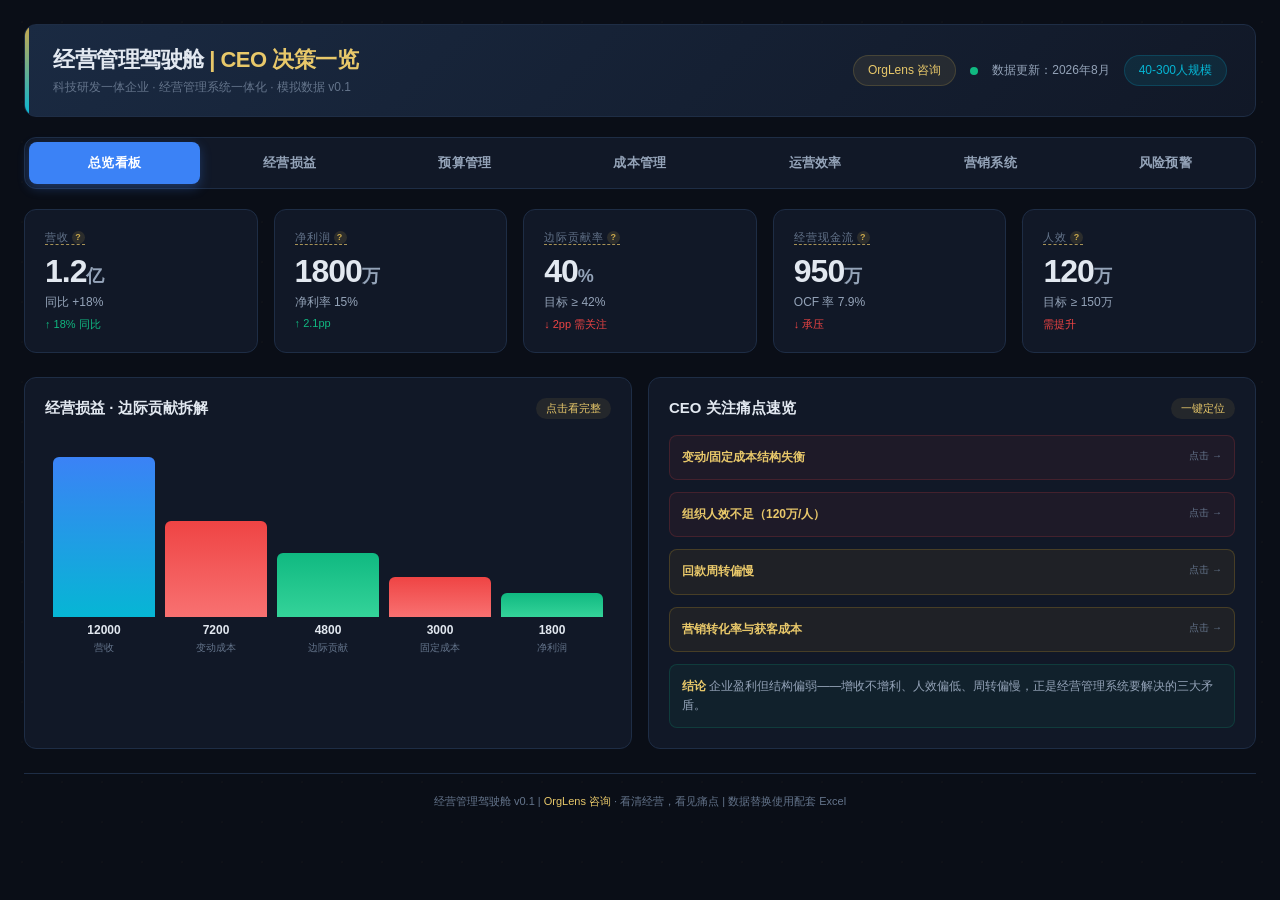
<file: ops-dashboard.html>
<!DOCTYPE html>
<html lang="zh-CN">
<head>
<meta charset="UTF-8">
<meta name="viewport" content="width=device-width, initial-scale=1.0">
<title>经营管理驾驶舱 | OrgLens 经营决策系统</title>
<style>
:root {
  --bg: #0a0e17; --surface: #111827; --surface2: #1a2235; --surface3: #1e2b40;
  --border: #1e2d45; --accent: #3b82f6; --accent2: #06b6d4;
  --gold: #c9a84c; --gold-light: #e8c86a; --navy: #1a2a42;
  --green: #10b981; --red: #ef4444; --orange: #f59e0b; --yellow: #fbbf24; --purple: #8b5cf6;
  --text: #e2e8f0; --text2: #94a3b8; --text3: #64748b;
  --radius: 12px; --radius-sm: 8px;
}
* { margin:0; padding:0; box-sizing:border-box; }
body {
  font-family: -apple-system, BlinkMacSystemFont, 'Segoe UI', 'PingFang SC', 'Microsoft YaHei', sans-serif;
  background: var(--bg); color: var(--text); min-height: 100vh; overflow-x: hidden;
}
.bg-grid {
  position: fixed; top:0; left:0; width:100%; height:100%;
  background-image: radial-gradient(circle, rgba(201,168,76,0.03) 1px, transparent 1px);
  background-size: 40px 40px; pointer-events: none; z-index: 0;
}
.container { position: relative; z-index: 1; max-width: 1480px; margin: 0 auto; padding: 24px; }

header {
  display: flex; align-items: center; justify-content: space-between;
  padding: 20px 28px; margin-bottom: 20px;
  background: linear-gradient(135deg, var(--navy), var(--surface));
  border-radius: var(--radius); border: 1px solid var(--border);
  position: relative; overflow: hidden;
}
header::before {
  content: ''; position: absolute; top:0; left:0; width:4px; height:100%;
  background: linear-gradient(180deg, var(--gold), var(--accent2));
}
header h1 { font-size: 22px; font-weight: 700; letter-spacing: -0.5px; }
header h1 .org { color: var(--text); } header h1 .lens { color: var(--gold-light); }
.header-sub { font-size: 12px; color: var(--text3); margin-top: 4px; }
.header-meta { display: flex; gap: 14px; align-items: center; }
.meta-text { font-size: 12px; color: var(--text2); }
.badge { padding: 6px 14px; border-radius: 20px; font-size: 12px; font-weight: 500; border: 1px solid; }
.badge-brand { background: rgba(201,168,76,0.1); color: var(--gold-light); border-color: rgba(201,168,76,0.2); }
.badge-live { background: rgba(6,182,212,0.1); color: var(--accent2); border-color: rgba(6,182,212,0.2); }
.live-dot { width: 8px; height: 8px; background: var(--green); border-radius: 50%; animation: pulse 2s infinite; }
@keyframes pulse { 0%,100%{opacity:1} 50%{opacity:0.4} }

.nav-tabs { display: flex; gap: 4px; margin-bottom: 20px; background: var(--surface); padding: 4px; border-radius: var(--radius); border: 1px solid var(--border); flex-wrap: wrap; }
.nav-tab { flex:1; min-width: 100px; padding: 12px 16px; border:none; cursor:pointer; font-size:13px; font-weight:600; border-radius: var(--radius-sm); background:transparent; color:var(--text2); transition: all .25s; text-align:center; letter-spacing:.3px; }
.nav-tab:hover { color: var(--text); background: rgba(255,255,255,.03); }
.nav-tab.active { background: var(--accent); color:#fff; box-shadow: 0 4px 12px rgba(59,130,246,.3); }

.tab-content { display:none; } .tab-content.active { display:block; animation: fadeSlide .35s ease; }
@keyframes fadeSlide { from{opacity:0; transform:translateY(8px)} to{opacity:1; transform:translateY(0)} }

.kpi-grid { display:grid; grid-template-columns: repeat(5, 1fr); gap:16px; margin-bottom:24px; }
.kpi-card {
  background: var(--surface); border:1px solid var(--border); border-radius: var(--radius);
  padding:20px; position:relative; overflow:hidden; cursor:pointer; transition: transform .2s, border-color .2s, box-shadow .2s;
}
.kpi-card:hover { transform: translateY(-3px); border-color: var(--gold); box-shadow: 0 8px 24px rgba(201,168,76,.12); }
.kpi-card::after { content:''; position:absolute; top:0; left:0; width:4px; height:100%; transition:width .2s; }
.kpi-card:hover::after { width:6px; }
.kpi-label { font-size:11px; color:var(--text3); text-transform:uppercase; letter-spacing:1px; margin-bottom:8px; }
.kpi-value { font-size:32px; font-weight:800; letter-spacing:-1px; margin-bottom:4px; }
.kpi-value .u { font-size:18px; color:var(--text2); font-weight:600; }
.kpi-sub { font-size:12px; color:var(--text2); }
.kpi-change { font-size:11px; margin-top:6px; }
.kpi-change.up { color:var(--green); } .kpi-change.down { color:var(--red); } .kpi-change.warn { color: var(--orange); }

.dashboard-grid { display:grid; grid-template-columns: 1fr 1fr; gap:16px; margin-bottom:24px; }
.dashboard-grid.three-col { grid-template-columns: 2fr 1fr 1fr; }
.panel { background:var(--surface); border:1px solid var(--border); border-radius:var(--radius); padding:20px; transition:border-color .2s; }
.panel:hover { border-color: rgba(201,168,76,.22); }
.panel-header { display:flex; justify-content:space-between; align-items:center; margin-bottom:16px; }
.panel-header h2 { font-size:15px; font-weight:600; }
.tag { font-size:11px; padding:3px 10px; border-radius:20px; background:rgba(201,168,76,.1); color:var(--gold-light); }
.full-width { grid-column: 1/-1; }

table { width:100%; border-collapse:collapse; }
th { text-align:left; font-size:11px; color:var(--text3); text-transform:uppercase; letter-spacing:.5px; padding:10px 12px; border-bottom:1px solid var(--border); font-weight:500; white-space:nowrap; }
td { padding:10px 12px; font-size:13px; border-bottom:1px solid rgba(30,45,69,.5); }
tr:hover td { background: rgba(201,168,76,.03); }
tr.num td { text-align:right; font-variant-numeric: tabular-nums; }
tr.num th { text-align:right; }

.bar-cell { display:flex; align-items:center; gap:8px; }
.bar-fill { height:6px; border-radius:3px; transition:width .8s ease; flex-shrink:0; }
.bar-fill.navy { background: linear-gradient(90deg, var(--navy), var(--accent)); }
.bar-fill.gold { background: linear-gradient(90deg, var(--gold), var(--gold-light)); }
.bar-fill.green { background: var(--green); }
.bar-fill.red { background: var(--red); }
.bar-fill.cyan { background: linear-gradient(90deg, var(--accent2), #22d3ee); }

.status-badge { display:inline-block; padding:3px 10px; border-radius:20px; font-size:11px; font-weight:600; white-space:nowrap; }
.status-good { background:rgba(16,185,129,.15); color:var(--green); }
.status-warn { background:rgba(251,191,36,.15); color:var(--yellow); }
.status-danger { background:rgba(239,68,68,.15); color:var(--red); }
.status-info { background:rgba(59,130,246,.15); color:var(--accent); }

/* 损益瀑布 */
.waterfall { display:flex; align-items:flex-end; gap:10px; padding:16px 8px 0; height:220px; }
.wfall-col { flex:1; display:flex; flex-direction:column; align-items:center; justify-content:flex-end; height:100%; }
.wfall-bar { width:100%; border-radius:6px 6px 0 0; position:relative; transition:height .8s ease; }
.wfall-bar.income { background:linear-gradient(180deg, var(--accent), var(--accent2)); }
.wfall-bar.cost { background:linear-gradient(180deg, var(--red), #f87171); }
.wfall-bar.profit { background:linear-gradient(180deg, var(--green), #34d399); }
.wfall-val { font-size:12px; font-weight:700; margin-top:6px; color:var(--text); }
.wfall-label { font-size:10px; color:var(--text3); margin-top:4px; text-align:center; white-space:nowrap; }

/* 漏斗 */
.funnel { display:flex; flex-direction:column; gap:8px; }
.funnel-stage { display:flex; align-items:center; gap:12px; }
.funnel-bar { height:34px; border-radius:6px; display:flex; align-items:center; justify-content:center; color:#fff; font-size:12px; font-weight:600; position:relative; }
.funnel-meta { min-width:110px; font-size:11px; color:var(--text2); text-align:right; }

/* 风险卡 */
.risk-grid { display:grid; grid-template-columns:repeat(3,1fr); gap:12px; margin-bottom:24px; }
.risk-card { background:var(--surface2); border:1px solid var(--border); border-radius:var(--radius); padding:16px; border-left:3px solid var(--orange); cursor:pointer; transition:all .2s; }
.risk-card:hover { transform:translateY(-2px); box-shadow:0 4px 12px rgba(0,0,0,.3); }
.risk-card.high { border-left-color:var(--red); }
.risk-card.mid { border-left-color:var(--orange); }
.risk-card.low { border-left-color:var(--green); }
.risk-card h4 { font-size:13px; font-weight:600; margin-bottom:6px; }
.risk-val { font-size:11px; color:var(--text2); margin-bottom:4px; }
.risk-action { font-size:11px; color:var(--accent2); margin-top:8px; }

/* 明细行 */
.detail-row { display:none; }
.detail-row.show { display:table-row; animation:fadeSlide .3s ease; }
.detail-row td { background:var(--surface2); font-size:12px; color:var(--text2); padding:8px 36px; border-bottom:1px solid var(--border); }
.clickable-row { cursor:pointer; }

/* 洞察卡 */
.insight { padding:12px; border-radius:8px; margin-bottom:12px; font-size:12px; line-height:1.6; border:1px solid; }
.insight.neg { background:rgba(239,68,68,.06); border-color:rgba(239,68,68,.18); color:var(--text2); }
.insight.pos { background:rgba(16,185,129,.06); border-color:rgba(16,185,129,.18); color:var(--text2); }
.insight.warn { background:rgba(251,191,36,.06); border-color:rgba(251,191,36,.18); color:var(--text2); }
.insight b { color:var(--gold-light); }
.insight .k { color:var(--red); font-weight:600; }

/* tooltip */
.tooltip { position:fixed; z-index:1000; background:var(--surface3); border:1px solid var(--gold); border-radius:var(--radius); padding:16px; max-width:320px; pointer-events:none; opacity:0; transition:opacity .2s; box-shadow:0 12px 32px rgba(0,0,0,.5); font-size:12px; }
.tooltip.visible { opacity:1; }
.tooltip h4 { font-size:13px; color:var(--gold-light); margin-bottom:8px; }
.tooltip p { color:var(--text2); line-height:1.6; }

.footer-note { text-align:center; font-size:11px; color:var(--text3); padding:20px; margin-top:16px; border-top:1px solid var(--border); }
.footer-note span { color:var(--gold-light); }

/* 术语提示 */
.tip-term { cursor:help; border-bottom:1px dashed rgba(232,200,106,.7); padding-bottom:1px; transition: color .2s, border-color .2s; }
.tip-term::after { content:'?'; display:inline-block; margin-left:3px; font-size:9px; font-weight:700; color:var(--gold); background:rgba(201,168,76,.15); border-radius:50%; width:13px; height:13px; line-height:13px; text-align:center; vertical-align:1px; }
.tip-term:hover { color: var(--gold-light); border-bottom-color: var(--gold-light); }
.tip-term:hover::after { background:var(--gold); color:var(--navy); }

@media (max-width:1200px) { .kpi-grid { grid-template-columns:repeat(3,1fr); } .dashboard-grid.three-col { grid-template-columns:1fr 1fr; } }
@media (max-width:1024px) { .dashboard-grid { grid-template-columns:1fr; } .risk-grid { grid-template-columns:1fr 1fr; } }
@media (max-width:640px) { .kpi-grid { grid-template-columns:1fr 1fr; } .risk-grid { grid-template-columns:1fr; } .container { padding:12px; } header { flex-direction:column; gap:12px; align-items:flex-start; } .nav-tabs { flex-wrap:wrap; } .waterfall { gap:4px; } }

</style>
</head>
<body>
<div class="bg-grid"></div>
<div class="container">

  <header>
    <div>
      <h1><span class="org">经营管理驾驶舱</span> <span class="lens">| CEO 决策一览</span></h1>
      <div class="header-sub">科技研发一体企业 · 经营管理系统一体化 · 模拟数据 v0.1</div>
    </div>
    <div class="header-meta">
      <span class="badge badge-brand">OrgLens 咨询</span>
      <div class="live-dot"></div>
      <span class="meta-text">数据更新：2026年8月</span>
      <span class="badge badge-live">40-300人规模</span>
    </div>
  </header>

  <div class="nav-tabs" id="navTabs">
    <button class="nav-tab active" data-tab="overview">总览看板</button>
    <button class="nav-tab" data-tab="pnl">经营损益</button>
    <button class="nav-tab" data-tab="budget">预算管理</button>
    <button class="nav-tab" data-tab="cost">成本管理</button>
    <button class="nav-tab" data-tab="ops">运营效率</button>
    <button class="nav-tab" data-tab="marketing">营销系统</button>
    <button class="nav-tab" data-tab="risk">风险预警</button>
  </div>

  <div id="tab-overview" class="tab-content active"></div>
  <div id="tab-pnl" class="tab-content"></div>
  <div id="tab-budget" class="tab-content"></div>
  <div id="tab-cost" class="tab-content"></div>
  <div id="tab-ops" class="tab-content"></div>
  <div id="tab-marketing" class="tab-content"></div>
  <div id="tab-risk" class="tab-content"></div>

  <div class="footer-note">经营管理驾驶舱 v0.1 | <span>OrgLens 咨询</span> · 看清经营，看见痛点 | 数据替换使用配套 Excel</div>
</div>

<div class="tooltip" id="tooltip"><h4 id="tooltipTitle"></h4><p id="tooltipBody"></p></div>

<script>
// ============================================================
// 经营管理驾驶舱 | OrgLens 经营决策系统
// 模拟数据 v0.1 | 科技研发一体企业（40-300人规模，本版按 ~100人模拟）
// ============================================================

// ============ 数据模型（模拟） ============
const DATA = {
  // 年度经营核心数据（万元）
  company: {
    revenue: 12000,        // 营收
    revenueYoY: 18,        // 营收同比
    vc: 7200,              // 变动成本
    fc: 3000,              // 固定成本
    profit: 1800,          // 利润
    margin: 15,            // 利润率
    cm: 4800,              // 边际贡献（营收-变动成本）
    cmRate: 40,            // 边际贡献率
    headcount: 100,
    cashFlow: 950,         // 经营现金流
    ocfMargin: 7.9
  },

  // 总览 KPI
  kpi: [
    { label:'营收', tip:'营业总收入，企业核心业绩指标。当前 1.2 亿，同比 +18%。', val:'1.2', unit:'亿', sub:'同比 +18%', chg:'↑ 18% 同比', up:true, tab:'pnl' },
    { label:'净利润', tip:'营收扣除全部成本费用后的利润。当前 1800 万，净利率 15%。', val:'1800', unit:'万', sub:'净利率 15%', chg:'↑ 2.1pp', up:true, tab:'pnl' },
    { label:'边际贡献率', tip:'边际贡献 = 营收 − 变动成本；边际贡献率 = 边际贡献 ÷ 营收，健康区间 40-45%。', val:'40', unit:'%', sub:'目标 ≥ 42%', chg:'↓ 2pp 需关注', up:false, tab:'cost' },
    { label:'经营现金流', tip:'经营活动现金流净额 950 万，OCF 率 7.9%，反映主营业务造血能力。', val:'950', unit:'万', sub:'OCF 率 7.9%', chg:'↓ 承压', up:false, tab:'ops' },
    { label:'人效', tip:'人均营收 = 1.2 亿 ÷ 100 人 = 120 万/人。衡量组织效能的核心指标。', val:'120', unit:'万', sub:'目标 ≥ 150万', chg:'需提升', up:false, tab:'ops' }
  ],

  // 经营损益（瀑布：营收 → 边际贡献 → 利润）
  pnl: {
    waterfall: [
      { label:'营收', val:12000, type:'income' },
      { label:'变动成本', val:7200, type:'cost' },
      { label:'边际贡献', val:4800, type:'profit' },
      { label:'固定成本', val:3000, type:'cost' },
      { label:'净利润', val:1800, type:'profit' }
    ],
    bridge: [
      { name:'营收', val:12000, pct:100, note:'目标 13000，缺口 1000' },
      { name:'变动成本', val:7200, pct:60, note:'变动成本率 60%（偏高）' },
      { name:'边际贡献', val:4800, pct:40, note:'边际贡献率 40%（偏低）' },
      { name:'固定成本', val:3000, pct:25, note:'固定成本占营收 25%' },
      { name:'净利润', val:1800, pct:15, note:'净利率 15%' }
    ],
    insights: [
      { cls:'neg', html: '<span class="k">痛点①</span> 变动成本率 60% 偏高，<b>边际贡献率仅 40%</b>，低于健康线 42-45%，说明产品定价或成本结构存在压力' },
      { cls:'warn', html: '<span class="k">痛点②</span> 固定成本占营收 25%，<b>经营杠杆偏高</b>，营收一旦下滑，利润将大幅承压' },
      { cls:'pos', html: '<span class="k">机会</span> 净利润率 15% 处于行业中等水平，若边际贡献率提升 2pp，<b>可增厚利润约 240 万</b>' }
    ]
  },

  // 预算管理
  budget: {
    cols:['科目','年度预算(万)','已执行(万)','执行率','剩余(万)','状态'],
    rows:[
      { name:'营业成本', b:7200, a:6600, detail:'材料/外协/交付成本。Q4集中性支出预期上浮' },
      { name:'人力成本', b:3000, a:2700, detail:'固定薪酬占比高，与业绩挂钩的浮动部分不足' },
      { name:'研发投入', b:1800, a:1500, detail:'新品研发项目进度滞后，预算用不完' },
      { name:'营销费用', b:900, a:980, detail:'获客成本超预算，需复盘投放ROI' },
      { name:'管理费用', b:600, a:520, detail:'行政/办公/法务，控制良好' }
    ],
    total: { b:13500, a:12300 },
    insights: [
      { cls:'warn', html: '<span class="k">预警</span> 营销费用<b>超预算 8.9%</b>，获客成本攀升，需复盘销售投入产出' },
      { cls:'neg', html: '<span class="k">提示</span> 研发投入执行率仅 83%，<b>预算闲置</b>，或反映研发交付进度滞后' }
    ]
  },

  // 成本管理
  cost: {
    varCols:['变动成本科目','金额(万)','占营收','同比','状态'],
    varRows:[
      { name:'材料/外协成本', val:3600, pct:30, chg:'+2.0pp', status:'warn' },
      { name:'直接人工(项目)', val:1800, pct:15, chg:'+0.5pp', status:'good' },
      { name:'交付/物流', val:1080, pct:9, chg:'+1.0pp', status:'warn' },
      { name:'销售提成', val:720, pct:6, chg:'+0.8pp', status:'good' }
    ],
    fixCols:['固定成本科目','金额(万)','占营收','同比','状态'],
    fixRows:[
      { name:'研发固定人力', val:1200, pct:10, chg:'+1.2pp', status:'warn' },
      { name:'管理/职能人力', val:900, pct:7.5, chg:'-0.3pp', status:'good' },
      { name:'租金/折旧', val:600, pct:5, chg:'+0.2pp', status:'good' },
      { name:'其他固定', val:300, pct:2.5, chg:'+0.1pp', status:'good' }
    ],
    insights: [
      { cls:'neg', html: '<span class="k">痛点</span> <b>材料/外协占比 30%</b> 且同比上升 2pp，供应链结构是成本管控第一抓手' },
      { cls:'warn', html: '<span class="k">提示</span> 研发固定人力占比升至 10%，<b>固定成本刚性增强</b>，需评估人员效能' }
    ]
  },

  // 运营效率
  ops: {
    cols:['效率指标','当前','目标','同比','状态'],
    rows:[
      { ind:'人均营收(万)', tip:'人均营收 = 营收 ÷ 员工人数，衡量组织效能的核心指标。', curr:'120', target:'150', chg:'-8%', status:'danger' },
      { ind:'人均利润(万)', tip:'人均利润 = 净利润 ÷ 员工人数，反映每名员工创造的真实利润。', curr:'18', target:'25', chg:'-12%', status:'danger' },
      { ind:'项目交付周期(天)', tip:'从项目启动到交付验收的平均天数，越长说明交付效率越低。', curr:'75', target:'60', chg:'+10%', status:'warn' },
      { ind:'回款周期(天)', tip:'应收账龄从开票到回款的平均天数，越长越占用现金流。', curr:'68', target:'45', chg:'+15%', status:'warn' },
      { ind:'库存周转(次/年)', tip:'存货周转次数/年，越高说明库存流转越快。', curr:'6.5', target:'8', chg:'-0.5', status:'warn' },
      { ind:'研发投入产出比', tip:'研发投入带来的新增营收倍数，衡量研发投资效益。', curr:'1:2.8', target:'1:3.5', chg:'-', status:'warn' },
      { ind:'OR运营比率', tip:'Operating Ratio，运营比率 = 运营成本费用 ÷ 营收。越低越高效，偏高说明毛利被成本费用挤压。', curr:'72%', target:'68%', chg:'+4pp', status:'danger' }
    ],
    insights: [
      { cls:'neg', html: '<span class="k">痛点</span> <b>人均营收 120 万</b>、人均利润 18 万，均显著低于目标，组织效能与人效是核心瓶颈' },
      { cls:'warn', html: '<span class="k">痛点</span> 回款周期 68 天、交付周期 75 天，<b>运营周转偏慢</b>，占用现金流' }
    ]
  },

  // 营销系统
  marketing: {
    funnel: [
      { label:'线索', val:2400, rate:'100%' },
      { label:'有效商机', val:1200, rate:'50%' },
      { label:'方案/报价', val:720, rate:'30%' },
      { label:'签约', val:360, rate:'15%' },
      { label:'回款', val:300, rate:'12.5%' }
    ],
    cost: [
      { name:'获客成本(CAC)', tip:'Customer Acquisition Cost，客户获取成本 = 销售营销总费用 ÷ 新增客户数。越低越高效。', val:'2.4万/单', note:'环比 +15%，偏高' },
      { name:'线索到签约转化率', tip:'签约数 ÷ 线索数，衡量销售漏斗前中段承接效率。', val:'15%', note:'目标 20%' },
      { name:'销售人效', tip:'人均营收/人均签约额，衡量销售团队单位产出。', val:'120万/人', note:'目标 180万' },
      { name:'老客续约率', tip:'到期客户中完成续约的比例，反映客户粘性与满意度。', val:'82%', note:'目标 90%' }
    ],
    clientCols:['客户类型','客户数','营收贡献','占比','毛利率','状态'],
    clientRows:[
      { name:'战略大客户', n:8, rev:4200, pct:35, gm:42, status:'good' },
      { name:'中坚客户', n:25, rev:4800, pct:40, gm:30, status:'warn' },
      { name:'长尾客户', n:80, rev:3000, pct:25, gm:18, status:'danger' }
    ],
    insights: [
      { cls:'neg', html: '<span class="k">痛点</span> 线索→签约转化率仅 15% 且获客成本攀升，<b>销售打法与流程</b>标准化程度不足' },
      { cls:'warn', html: '<span class="k">痛点</span> 长尾客户占营收 25% 但毛利率仅 18%，<b>客户结构</b>拖累整体盈利，需聚焦目标客户' }
    ]
  },

  // 风险预警
  risk: [
    { level:'high', title:'变动成本率偏高（60%）', val:'边际贡献率 40%，低于健康线', impact:'盈利空间被侵蚀，抗风险能力弱', action:'供应链降本 + 定价优化 + 产品结构升级' },
    { level:'high', title:'组织人效不足', val:'人均营收 120万 vs 目标 150万', impact:'固定成本刚性下利润承压', action:'组织诊断 + 人效提升 + 激励机制重构' },
    { level:'high', title:'现金流周转偏慢', val:'回款周期 68 天、OCF 率 7.9%', impact:'资金链紧张，增长受限', action:'强化预算/回款运营 + 现金流管理' },
    { level:'mid', title:'营销获客成本攀升', val:'CAC 环比 +15%，转化率 15%', impact:'营销投入产出失衡', action:'销售打法标准化 + 聚焦目标客户' },
    { level:'mid', title:'客户结构失衡', val:'长尾客户占 25%、毛利率 18%', impact:'整体盈利能力被摊薄', action:'客户分层 + 淘汰低毛利客户' },
    { level:'mid', title:'研发投入产出不足', val:'投入产出比 1:2.8', impact:'产品竞争力下降', action:'研发项目立项机制 + 成果考核' }
  ]
};

// ============ 渲染辅助 ============
function el(html) { const d = document.createElement('div'); d.innerHTML = html; return d.firstElementChild; }
function badge(status) {
  const map = { good:'健康', warn:'关注', danger:'危险', info:'正常' };
  return '<span class="status-badge status-'+(status||'info')+'">'+(map[status]||'正常')+'</span>';
}
function bar(w, cls) { return '<div class="bar-cell"><div class="bar-fill '+cls+'" style="width:'+w+'%"></div>'+w+'%</div>'; }
function barVal(w, cls, txt) { return '<div class="bar-cell"><div class="bar-fill '+cls+'" style="width:'+w+'%"></div>'+txt+'</div>'; }

// ============ 总览 ============
function renderKPI() {
  const wrap = document.getElementById('tab-overview');
  wrap.innerHTML = '';
  const g = el('<div class="kpi-grid"></div>');
  DATA.kpi.forEach(k => {
    const labelHtml = k.tip ? tipTerm(k.tip, k.label) : k.label;
    g.appendChild(el(
      '<div class="kpi-card" data-tab="'+k.tab+'">'+
      '<div class="kpi-label">'+labelHtml+'</div>'+
      '<div class="kpi-value">'+k.val+'<span class="u">'+k.unit+'</span></div>'+
      '<div class="kpi-sub">'+k.sub+'</div>'+
      '<div class="kpi-change '+(k.up?'up':'down')+'">'+k.chg+'</div></div>'
    ));
  });
  wrap.appendChild(g);

  // 经营损益瀑布预览
  const grid = el('<div class="dashboard-grid"></div>');
  const pnlPanel = el('<div class="panel"><div class="panel-header"><h2>经营损益 · 边际贡献拆解</h2><span class="tag">点击看完整</span></div></div>');
  pnlPanel.appendChild(makeWaterfall(DATA.pnl.waterfall));
  pnlPanel.addEventListener('click', () => switchTab('pnl'));
  pnlPanel.style.cursor = 'pointer';
  grid.appendChild(pnlPanel);

  // 核心痛点速览
  const painPanel = el('<div class="panel"><div class="panel-header"><h2>CEO 关注痛点速览</h2><span class="tag">一键定位</span></div></div>');
  const pains = [
    { cls:'neg', t:'变动/固定成本结构失衡', tab:'cost' },
    { cls:'neg', t:'组织人效不足（120万/人）', tab:'ops' },
    { cls:'warn', t:'回款周转偏慢', tab:'ops' },
    { cls:'warn', t:'营销转化率与获客成本', tab:'marketing' }
  ];
  pains.forEach(p => {
    const c = el('<div class="insight '+p.cls+'"><b>'+p.t+'</b><span style="float:right;color:var(--text3);font-size:10px">点击 →</span></div>');
    c.style.cursor = 'pointer';
    c.addEventListener('click', () => switchTab(p.tab));
    painPanel.appendChild(c);
  });
  painPanel.appendChild(el('<div class="insight pos" style="margin-bottom:0"><b>结论</b> 企业盈利但结构偏弱——增收不增利、人效偏低、周转偏慢，正是经营管理系统要解决的三大矛盾。</div>'));
  grid.appendChild(painPanel);
  wrap.appendChild(grid);
}

function makeWaterfall(arr) {
  const maxVal = Math.max(...arr.map(i => i.val));
  const box = el('<div class="waterfall"></div>');
  arr.forEach(i => {
    const h = Math.max(6, (i.val / maxVal) * 160);
    const col = el('<div class="wfall-col"></div>');
    col.appendChild(el('<div class="wfall-bar '+i.type+'" data-h="'+h+'px" style="height:'+h+'px"></div>'));
    col.appendChild(el('<div class="wfall-val">'+i.val+'</div>'));
    col.appendChild(el('<div class="wfall-label">'+i.label+'</div>'));
    box.appendChild(col);
  });
  return box;
}

// ============ 经营损益 ============
function renderPnl() {
  const wrap = document.getElementById('tab-pnl');
  wrap.innerHTML = '';
  const grid = el('<div class="dashboard-grid"></div>');

  const wPanel = el('<div class="panel"><div class="panel-header"><h2>经营损益瀑布：营收 → 利润</h2><span class="tag">边际贡献法</span></div></div>');
  wPanel.appendChild(makeWaterfall(DATA.pnl.waterfall));
  wPanel.appendChild(el('<div style="font-size:11px;color:var(--text3);margin-top:12px">边际贡献 = 营收 − 变动成本；净利润 = 边际贡献 − 固定成本</div>'));
  grid.appendChild(wPanel);

  const bPanel = el('<div class="panel"><div class="panel-header"><h2>损益结构一览</h2><span class="tag">万元 · 占营收比</span></div></div>');
  let t = '<table><thead><tr><th>科目</th><th>金额(万)</th><th>占营收比例</th><th>说明</th></tr></thead><tbody>';
  DATA.pnl.bridge.forEach(r => {
    const barCls = r.name === '营收' ? 'cyan' : (r.name === '净利润' ? 'green' : (r.name === '边际贡献' ? 'gold' : 'red'));
    t += '<tr><td style="font-weight:600">'+r.name+'</td><td>'+r.val+'</td><td>'+barVal(r.pct, barCls, r.pct+'%')+'</td><td style="color:var(--text2);font-size:11px">'+r.note+'</td></tr>';
  });
  t += '</tbody></table>';
  t += '<div style="margin-top:12px;font-size:11px;color:var(--text3)">比例 = 各科目 ÷ 营收。营收100%为基准，变动成本60% → 边效40% → 固定25% → 净利润15%</div>';
  bPanel.appendChild(el(t));
  grid.appendChild(bPanel);

  wrap.appendChild(grid);

  const ins = el('<div class="dashboard-grid"></div>');
  ins.innerHTML = '<div class="panel full-width"><div class="panel-header"><h2>经营洞察</h2><span class="tag">诊断结论</span></div></div>';
  const ip = ins.querySelector('.panel');
  DATA.pnl.insights.forEach(i => ip.appendChild(el('<div class="insight '+i.cls+'">'+i.html+'</div>')));
  wrap.appendChild(ins);
}

// ============ 预算管理 ============
function renderBudget() {
  const wrap = document.getElementById('tab-budget');
  wrap.innerHTML = '';
  const panel = el('<div class="panel full-width"><div class="panel-header"><h2>预算执行情况</h2><span class="tag">年度 · 万元</span></div></div>');

  let t = '<table><thead><tr>';
  DATA.budget.cols.forEach(c => t += '<th>'+c+'</th>');
  t += '</tr></thead><tbody>';
  DATA.budget.rows.forEach((r,i) => {
    const usedPct = Math.round(r.a / r.b * 100);
    const st = usedPct > 100 ? 'danger' : (usedPct > 90 ? 'warn' : 'good');
    t += '<tr class="clickable-row" data-detail="b'+i+'">';
    t += '<td>'+r.name+'</td><td>'+r.b+'</td><td>'+r.a+'</td>';
    t += '<td>'+barVal(usedPct, usedPct>100?'red':(usedPct>90?'gold':'cyan'), usedPct+'%')+'</td>';
    t += '<td>'+(r.b-r.a)+'</td><td>'+badge(st)+'</td></tr>';
    t += '<tr class="detail-row" id="det-b'+i+'"><td colspan="6">→ '+r.detail+'</td></tr>';
  });
  const total = DATA.budget.total;
  const tp = Math.round(total.a/total.b*100);
  t += '<tr style="font-weight:700;border-top:2px solid var(--gold)"><td>合计</td><td>'+total.b+'</td><td>'+total.a+'</td><td>'+barVal(tp,'green',tp+'%')+'</td><td>'+(total.b-total.a)+'</td><td>'+badge('good')+'</td></tr>';
  t += '</tbody></table>';
  t += '<div style="margin-top:14px;font-size:11px;color:var(--text3)">点击行查看科目明细 | 执行率 = 已执行 / 年度预算</div>';
  panel.appendChild(el(t));
  wrap.appendChild(panel);
  bindDetail(panel);

  const ins = el('<div class="dashboard-grid"></div>');
  const ip = el('<div class="panel full-width"><div class="panel-header"><h2>预算洞察</h2><span class="tag">预警</span></div></div>');
  DATA.budget.insights.forEach(i => ip.appendChild(el('<div class="insight '+i.cls+'">'+i.html+'</div>')));
  ins.appendChild(ip);
  wrap.appendChild(ins);
}

// ============ 成本管理 ============
function renderCost() {
  const wrap = document.getElementById('tab-cost');
  wrap.innerHTML = '';
  const grid = el('<div class="dashboard-grid"></div>');

  const vPanel = el('<div class="panel"><div class="panel-header"><h2>变动成本结构</h2><span class="tag">随业务量变动</span></div></div>');
  let vt = '<table><thead><tr>'+DATA.cost.varCols.map(c=>'<th>'+c+'</th>').join('')+'</tr></thead><tbody>';
  DATA.cost.varRows.forEach(r => {
    vt += '<tr><td>'+r.name+'</td><td>'+r.val+'</td><td>'+barVal(r.pct,'red',r.pct+'%')+'</td><td style="color:var(--red)">'+r.chg+'</td><td>'+badge(r.status)+'</td></tr>';
  });
  vt += '</tbody></table>';
  vPanel.appendChild(el(vt));
  grid.appendChild(vPanel);

  const fPanel = el('<div class="panel"><div class="panel-header"><h2>固定成本结构</h2><span class="tag">刚性支出</span></div></div>');
  let ft = '<table><thead><tr>'+DATA.cost.fixCols.map(c=>'<th>'+c+'</th>').join('')+'</tr></thead><tbody>';
  DATA.cost.fixRows.forEach(r => {
    ft += '<tr><td>'+r.name+'</td><td>'+r.val+'</td><td>'+barVal(r.pct,'gold',r.pct+'%')+'</td><td style="color:'+(r.chg.startsWith('+')?'var(--red)':'var(--green)')+'">'+r.chg+'</td><td>'+badge(r.status)+'</td></tr>';
  });
  ft += '</tbody></table>';
  fPanel.appendChild(el(ft));
  grid.appendChild(fPanel);

  wrap.appendChild(grid);

  const ins = el('<div class="dashboard-grid"></div>');
  const ip = el('<div class="panel full-width"><div class="panel-header"><h2>成本洞察</h2><span class="tag">诊断</span></div></div>');
  DATA.cost.insights.forEach(i => ip.appendChild(el('<div class="insight '+i.cls+'">'+i.html+'</div>')));
  ins.appendChild(ip);
  wrap.appendChild(ins);
}

// ============ 运营效率 ============
function renderOps() {
  const wrap = document.getElementById('tab-ops');
  wrap.innerHTML = '';
  const panel = el('<div class="panel full-width"><div class="panel-header"><h2>运营效率指标</h2><span class="tag">月度追踪</span></div></div>');
  let t = '<table><thead><tr>'+DATA.ops.cols.map(c=>'<th>'+c+'</th>').join('')+'</tr></thead><tbody>';
  DATA.ops.rows.forEach(r => {
    const indHtml = r.tip ? tipTerm(r.tip, r.ind) : r.ind;
    t += '<tr><td style="font-weight:600">'+indHtml+'</td><td>'+r.curr+'</td><td>'+r.target+'</td><td style="color:var(--red)">'+r.chg+'</td><td>'+badge(r.status)+'</td></tr>';
  });
  t += '</tbody></table>';
  panel.appendChild(el(t));
  wrap.appendChild(panel);

  const ins = el('<div class="dashboard-grid"></div>');
  const ip = el('<div class="panel full-width"><div class="panel-header"><h2>效率洞察</h2><span class="tag">诊断</span></div></div>');
  DATA.ops.insights.forEach(i => ip.appendChild(el('<div class="insight '+i.cls+'">'+i.html+'</div>')));
  ins.appendChild(ip);
  wrap.appendChild(ins);
}

// ============ 营销系统 ============
function renderMarketing() {
  const wrap = document.getElementById('tab-marketing');
  wrap.innerHTML = '';
  const grid = el('<div class="dashboard-grid"></div>');

  const fuPanel = el('<div class="panel"><div class="panel-header"><h2>销售漏斗</h2><span class="tag">线索→回款</span></div></div>');
  const fu = el('<div class="funnel"></div>');
  const colors = ['#3b82f6','#06b6d4','#c9a84c','#f59e0b','#10b981'];
  DATA.marketing.funnel.forEach((s,i) => {
    const w = Math.max(12, (s.val / 2400) * 100);
    const stage = el('<div class="funnel-stage"></div>');
    stage.appendChild(el('<div class="funnel-bar" style="width:'+w+'%;background:'+colors[i]+'">'+s.label+' · '+s.val+'</div>'));
    stage.appendChild(el('<div class="funnel-meta">'+s.rate+'</div>'));
    fu.appendChild(stage);
  });
  fuPanel.appendChild(fu);
  fuPanel.appendChild(el('<div style="font-size:11px;color:var(--text3);margin-top:10px">转化率：线索100% → 签约15% → 回款12.5%，漏斗中段流失最大</div>'));
  grid.appendChild(fuPanel);

  const cPanel = el('<div class="panel"><div class="panel-header"><h2>营销关键指标</h2><span class="tag">效率</span></div></div>');
  let ct = '';
  DATA.marketing.cost.forEach(r => {
    const nameHtml = r.tip ? tipTerm(r.tip, r.name) : r.name;
    ct += '<div style="display:flex;justify-content:space-between;padding:10px 0;border-bottom:1px solid rgba(30,45,69,.5)"><div><div style="font-size:13px">'+nameHtml+'</div><div style="font-size:11px;color:var(--text3)">'+r.note+'</div></div><div style="font-size:15px;font-weight:700;color:var(--gold-light)">'+r.val+'</div></div>';
  });
  cPanel.appendChild(el(ct));
  grid.appendChild(cPanel);

  wrap.appendChild(grid);

  const cliPanel = el('<div class="panel full-width"><div class="panel-header"><h2>客户结构分析</h2><span class="tag">盈利贡献</span></div></div>');
  let clit = '<table><thead><tr>'+DATA.marketing.clientCols.map(c=>'<th>'+c+'</th>').join('')+'</tr></thead><tbody>';
  DATA.marketing.clientRows.forEach(r => {
    clit += '<tr><td style="font-weight:600">'+r.name+'</td><td>'+r.n+'</td><td>'+r.rev+'</td><td>'+barVal(r.pct,'cyan',r.pct+'%')+'</td><td>'+r.gm+'%</td><td>'+badge(r.status)+'</td></tr>';
  });
  clit += '</tbody></table>';
  cliPanel.appendChild(el(clit));
  wrap.appendChild(cliPanel);

  const ins = el('<div class="dashboard-grid"></div>');
  const ip = el('<div class="panel full-width"><div class="panel-header"><h2>营销洞察</h2><span class="tag">诊断</span></div></div>');
  DATA.marketing.insights.forEach(i => ip.appendChild(el('<div class="insight '+i.cls+'">'+i.html+'</div>')));
  ins.appendChild(ip);
  wrap.appendChild(ins);
}

// ============ 风险预警 ============
function renderRisk() {
  const wrap = document.getElementById('tab-risk');
  wrap.innerHTML = '';
  const panel = el('<div class="panel full-width"><div class="panel-header"><h2>经营风险预警</h2><span class="tag">实时 · 需关注</span></div></div>');
  const rg = el('<div class="risk-grid"></div>');
  DATA.risk.forEach(r => {
    rg.appendChild(el(
      '<div class="risk-card '+r.level+'">'+
      '<h4>'+r.title+'</h4>'+
      '<div class="risk-val">'+r.val+'</div>'+
      '<div class="risk-val">影响：'+r.impact+'</div>'+
      '<div class="risk-action">&rarr; '+r.action+'</div></div>'
    ));
  });
  panel.appendChild(rg);
  panel.appendChild(el('<div style="font-size:11px;color:var(--text3)">三大核心矛盾：盈利结构与经营改善 · 员工动力与合理激励 · 组织效率与运营管理</div>'));
  wrap.appendChild(panel);
}

// ============ 交互 ============
function switchTab(tab) {
  document.querySelectorAll('.nav-tab').forEach(t => t.classList.toggle('active', t.dataset.tab === tab));
  document.querySelectorAll('.tab-content').forEach(t => t.classList.toggle('active', t.id === 'tab-'+tab));
}

function bindDetail(scope) {
  scope.querySelectorAll('.clickable-row').forEach(row => {
    row.addEventListener('click', () => {
      const id = row.dataset.detail;
      const det = document.getElementById('det-'+id);
      if (det) det.classList.toggle('show');
    });
  });
}

// ============ 术语词典 ============
const GLOSSARY = {
  'CAC': 'Customer Acquisition Cost，客户获取成本。CAC = 当期销售/营销总费用 ÷ 新增客户数。数值越低说明获客越高效；环比上升代表获客变贵。',
  'OCF率': 'Operating Cash Flow 率，经营活动现金流 ÷ 营收。衡量每 1 元营收有多少真正变成现金回账，反映利润含金量与回款能力；偏低说明钱压在应收/库存里。',
  'OR': 'Operating Ratio，运营比率 = 运营成本费用 ÷ 营收。越低越高效，表示同等营收所需成本支出越少；偏高说明毛利空间被成本费用挤压。',
  '边际贡献率': '边际贡献 = 营收 − 变动成本；边际贡献率 = 边际贡献 ÷ 营收。反映每一元销售扣除直接成本后，可用于cover固定成本并产生利润的比例，健康区间通常 40-45%。',
  '变动成本': '随业务量同比变动的成本（材料、外协、直接人工、交付、销售提成等）。变动成本率 = 变动成本 ÷ 营收。',
  '固定成本': '不随业务量变动的刚性支出（研发/职能固定人力、租金、折旧等）。固定成本占比越高，经营杠杆越大，营收波动时利润更敏感。',
  '经营现金流': '企业经营活动产生的现金流净额，反映主营业务造血能力，比净利润更能体现真实资金状况。',
  '人效': '人均营收 = 营收 ÷ 员工人数；人均利润 = 净利润 ÷ 员工人数。衡量组织效能的核心指标。',
  '执行率': '已执行金额 ÷ 年度预算金额。超过 100% 代表超支，明显低于 100% 代表预算闲置、计划执行滞后。',
  '回款周期': '应收账款从开票到收回现金的平均天数。周期越短，资金周转越快、现金流越健康。',
  '交付周期': '从项目启动到交付验收的平均天数，反映运营交付效率。',
  '库存周转': '库存周转次数/年，衡量存货流转速度，越高说明库存管理越高效。',
  '研发投入产出比': '研发投入带来的新增营收/利润倍数，衡量研发投资效益。',
  '获客成本': '见 CAC，即每获取一个新客户平均投入的销售/营销费用。',
  '转化率': '漏斗各环节向下一环节转化的比例，如线索→签约转化率 = 签约数 ÷ 线索数。',
  '毛利率': '（营收 − 营业成本）÷ 营收，反映产品或服务的直接盈利能力。'
};

// 生成带 data-tip 的标签（悬停显示术语解释）
function tipTerm(term, label) {
  return '<span class="tip-term" data-tip="'+term+'">'+label+'</span>';
}

// tooltip
function showTooltip(e, title, text) {
  const t = document.getElementById('tooltip');
  document.getElementById('tooltipTitle').textContent = title || '详细说明';
  document.getElementById('tooltipBody').textContent = text;
  t.classList.add('visible');
  t.style.left = Math.min(e.clientX+16, window.innerWidth-340)+'px';
  t.style.top = Math.min(e.clientY+16, window.innerHeight-120)+'px';
}
function hideTooltip() { document.getElementById('tooltip').classList.remove('visible'); }
document.addEventListener('mousemove', e => {
  const t = document.getElementById('tooltip');
  if (t.classList.contains('visible')) {
    t.style.left = Math.min(e.clientX+16, window.innerWidth-340)+'px';
    t.style.top = Math.min(e.clientY+16, window.innerHeight-120)+'px';
  }
});

// ============ 初始化 ============
function init() {
  // tab 导航
  document.getElementById('navTabs').querySelectorAll('.nav-tab').forEach(t => {
    t.addEventListener('click', () => switchTab(t.dataset.tab));
  });
  // KPI 卡片点击跳转（事件委托）
  document.getElementById('tab-overview').addEventListener('click', e => {
    const card = e.target.closest('.kpi-card');
    if (card) switchTab(card.dataset.tab);
  });

  // 术语 Tooltip（事件委托，全局）
  document.addEventListener('mouseover', e => {
    const t = e.target.closest('.tip-term');
    if (t && t.dataset.tip) {
      showTooltip(e, '指标说明', t.dataset.tip);
    }
  });
  document.addEventListener('mouseout', e => {
    if (e.target.closest('.tip-term')) hideTooltip();
  });

  renderKPI();
  renderPnl();
  renderBudget();
  renderCost();
  renderOps();
  renderMarketing();
  renderRisk();

  // 条形图动画
  setTimeout(() => {
    document.querySelectorAll('.bar-fill').forEach((b,i) => {
      const w = b.style.width;
      b.style.width = '0';
      setTimeout(() => { b.style.width = w; }, i*40);
    });
    document.querySelectorAll('.wfall-bar').forEach((b,i) => {
      const h = b.dataset.h || b.style.height;
      b.style.height = '0';
      setTimeout(() => { b.style.height = h; }, i*80);
    });
  }, 200);

  // 背景网格动画
  let off = 0;
  const g = document.querySelector('.bg-grid');
  setInterval(() => { off = (off+0.1)%40; g.style.backgroundPosition = off+'px '+off+'px'; }, 50);
}

document.addEventListener('DOMContentLoaded', init);

</script>
</body>
</html>
</file>
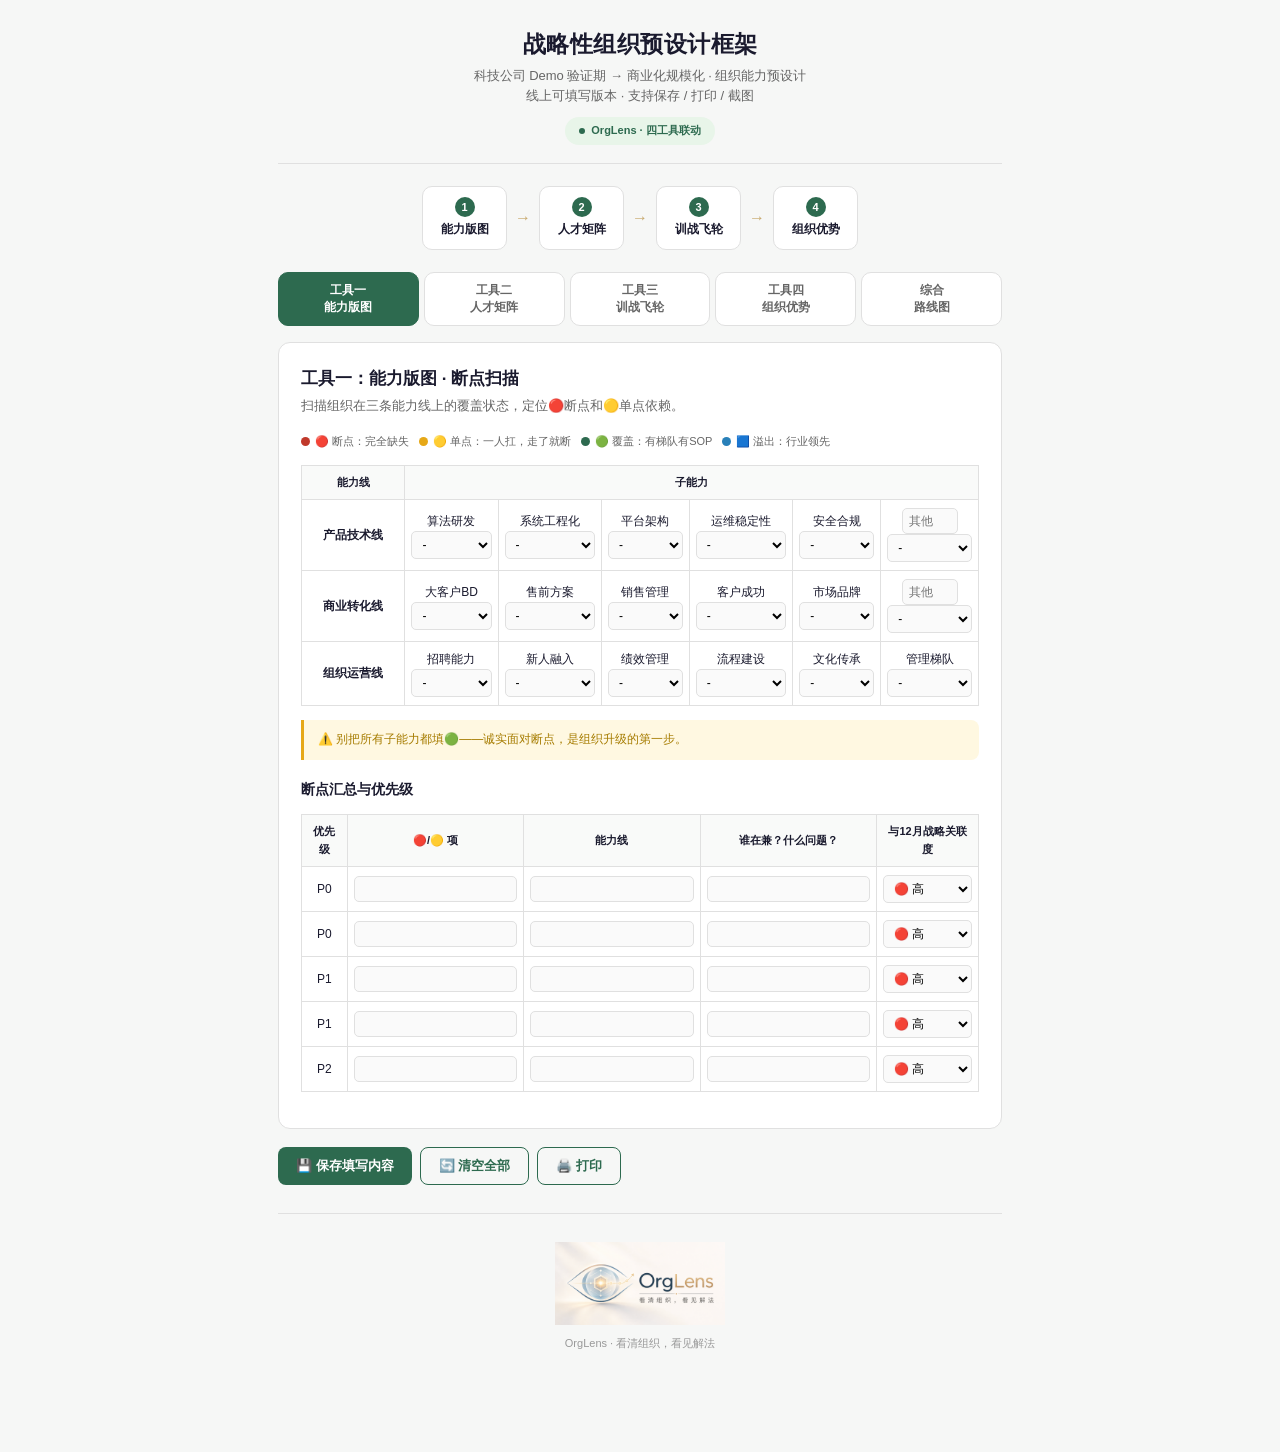
<file: orglens-org-predesign.html>
<!DOCTYPE html>
<html lang="zh-CN">
<head>
<meta charset="UTF-8">
<meta name="viewport" content="width=device-width, initial-scale=1.0, maximum-scale=1.0, user-scalable=no">
<title>战略性组织预设计框架·四工具空白模板 - OrgLens</title>
<meta name="description" content="能力版图断点扫描 × 战略人才矩阵 × 训战飞轮框架 × 组织优势诊断。Demo→商业化阶段，四步完成组织能力预设计。">
<meta property="og:title" content="战略性组织预设计框架·四工具空白模板 - OrgLens">
<meta property="og:description" content="能力版图×战略人才×训战飞轮×组织优势。科技公司必备的组织设计自检工具箱。">
<link rel="icon" href="data:image/svg+xml,<svg xmlns='http://www.w3.org/2000/svg' viewBox='0 0 32 32'><circle cx='16' cy='16' r='14' fill='%231a1a2e'/><circle cx='16' cy='16' r='10' fill='none' stroke='%232d6a4f' stroke-width='1.5'/><line x1='5' y1='27' x2='27' y2='5' stroke='%23c8a96e' stroke-width='1.5' opacity='0.6'/><circle cx='16' cy='16' r='3' fill='%232d6a4f'/></svg>">
<style>
:root{--primary:#1a1a2e;--accent:#2d6a4f;--accent-light:#e8f5e9;--gold:#c8a96e;--gold-light:#f7efe0;--bg:#f6f7f6;--card-bg:#ffffff;--border:#e0e0e0;--high:#2d6a4f;--mid:#e6a817;--low:#c0392b;--text2:#666;--text3:#999}
*{margin:0;padding:0;box-sizing:border-box}
body{font-family:-apple-system,BlinkMacSystemFont,"PingFang SC","Microsoft YaHei","Helvetica Neue",sans-serif;background:var(--bg);color:var(--primary);line-height:1.6;-webkit-font-smoothing:antialiased}
.container{max-width:760px;margin:0 auto;padding:0 18px 80px}
.header{text-align:center;padding:28px 0 18px;border-bottom:1px solid var(--border);margin-bottom:22px}
.header h1{font-size:23px;font-weight:800;color:var(--primary);letter-spacing:.5px;line-height:1.4}
.header .subtitle{font-size:13px;color:var(--text2);margin-top:6px;line-height:1.5}
.badge{display:inline-flex;align-items:center;gap:6px;margin-top:12px;font-size:11px;color:var(--accent);background:var(--accent-light);padding:5px 14px;border-radius:20px;font-weight:600}
.badge .dot{width:6px;height:6px;border-radius:50%;background:var(--accent)}
.flow{display:flex;flex-wrap:wrap;align-items:center;justify-content:center;gap:8px;margin:22px 0;font-size:12px;color:var(--text2)}
.flow-step{background:var(--card-bg);border:1px solid var(--border);border-radius:10px;padding:10px 14px;text-align:center;min-width:85px}
.flow-step .num{display:inline-block;width:20px;height:20px;border-radius:50%;background:var(--accent);color:#fff;font-size:11px;font-weight:700;line-height:20px;margin-bottom:3px}
.flow-step .label{font-weight:600;color:var(--primary);font-size:12px;display:block}
.flow-arrow{font-size:16px;color:var(--gold);font-weight:700}
.tab-nav{display:flex;flex-wrap:wrap;gap:5px;margin:20px 0 16px}
.tab-btn{flex:1;min-width:90px;padding:9px 6px;border:1px solid var(--border);border-radius:10px;background:var(--card-bg);color:var(--text2);font-size:12px;font-weight:600;cursor:pointer;text-align:center;transition:all .2s}
.tab-btn:hover{border-color:var(--accent);color:var(--accent)}
.tab-btn.active{background:var(--accent);color:#fff;border-color:var(--accent)}
.tab-content{display:none}
.tab-content.active{display:block}
.card{background:var(--card-bg);border-radius:12px;padding:22px;margin-bottom:18px;border:1px solid var(--border)}
.card h2{font-size:17px;font-weight:700;color:var(--primary);margin-bottom:4px}
.card .purpose{font-size:13px;color:var(--text2);margin-bottom:16px}
.infobox{background:var(--accent-light);border-left:3px solid var(--accent);padding:10px 14px;border-radius:0 8px 8px 0;margin-bottom:16px;font-size:12px;color:var(--accent)}
.infobox.warn{background:#fff8e1;border-left-color:var(--mid);color:#a67c00}
table{width:100%;border-collapse:collapse;margin:14px 0;font-size:12px}
th,td{padding:8px 6px;border:1px solid var(--border);text-align:center;vertical-align:middle}
th{background:#f9faf9;font-weight:600;color:var(--primary);font-size:11px}
td input,td textarea,td select{width:100%;padding:5px 6px;border:1px solid var(--border);border-radius:5px;font-size:12px;font-family:inherit;background:#fafafa}
td input:focus,td textarea:focus,td select:focus{outline:none;border-color:var(--accent);background:#fff}
td textarea{resize:vertical;min-height:36px}
.sht{width:50px;text-align:center}
.legend{display:flex;flex-wrap:wrap;gap:10px;margin:10px 0;font-size:11px;color:var(--text2)}
.legend-item{display:flex;align-items:center;gap:3px}
.sdot{display:inline-block;width:9px;height:9px;border-radius:50%;margin-right:2px}
.dot-r{background:#c0392b}.dot-y{background:#e6a817}.dot-g{background:#2d6a4f}.dot-b{background:#2980b9}
.btn{display:inline-flex;align-items:center;gap:5px;padding:9px 18px;background:var(--accent);color:#fff;border:none;border-radius:8px;font-size:13px;font-weight:600;cursor:pointer}
.btn:hover{opacity:.85}
.btn-ol{background:transparent;color:var(--accent);border:1.5px solid var(--accent)}
.btn-row{display:flex;flex-wrap:wrap;gap:8px;margin:18px 0}
.summary-card{background:var(--gold-light);border:1px solid var(--gold);border-radius:12px;padding:20px;margin:18px 0}
.summary-card h3{font-size:15px;color:var(--primary);margin-bottom:10px}
.footer{text-align:center;padding:28px 0 20px;border-top:1px solid var(--border);margin-top:28px}
.footer-logo{display:block;max-width:170px;height:auto;margin:0 auto 10px}
.footer p{font-size:11px;color:var(--text3)}
.toast{position:fixed;top:16px;left:50%;transform:translateX(-50%);background:var(--primary);color:#fff;padding:10px 20px;border-radius:8px;font-size:13px;z-index:999;opacity:0;transition:opacity .3s;pointer-events:none}
.toast.show{opacity:1}
@media(max-width:500px){.container{padding:0 10px 50px}.header h1{font-size:19px}.card{padding:14px}.tab-btn{font-size:10px;padding:7px 4px}table{font-size:10px}th,td{padding:5px 3px}td input,td textarea{font-size:10px}.sht{width:38px}}
@media print{body{background:#fff}.container{max-width:100%;padding:0}.card{break-inside:avoid;border:1px solid #ccc}.tab-nav,.btn-row,.btn,.toast{display:none!important}.tab-content{display:block!important;margin-bottom:16px}}
</style>
</head>
<body>
<div class="container">
<div class="header">
<h1>战略性组织预设计框架</h1>
<p class="subtitle">科技公司 Demo 验证期 → 商业化规模化 · 组织能力预设计<br>线上可填写版本 · 支持保存 / 打印 / 截图</p>
<div class="badge"><span class="dot"></span>OrgLens · 四工具联动</div>
</div>
<div class="flow">
<div class="flow-step"><span class="num">1</span><span class="label">能力版图</span></div><div class="flow-arrow">→</div>
<div class="flow-step"><span class="num">2</span><span class="label">人才矩阵</span></div><div class="flow-arrow">→</div>
<div class="flow-step"><span class="num">3</span><span class="label">训战飞轮</span></div><div class="flow-arrow">→</div>
<div class="flow-step"><span class="num">4</span><span class="label">组织优势</span></div>
</div>
<div class="tab-nav">
<button class="tab-btn active" onclick="switchTab(0)">工具一<br>能力版图</button>
<button class="tab-btn" onclick="switchTab(1)">工具二<br>人才矩阵</button>
<button class="tab-btn" onclick="switchTab(2)">工具三<br>训战飞轮</button>
<button class="tab-btn" onclick="switchTab(3)">工具四<br>组织优势</button>
<button class="tab-btn" onclick="switchTab(4)">综合<br>路线图</button>
</div>

<div class="tab-content active" id="tab0">
<div class="card">
<h2>工具一：能力版图 · 断点扫描</h2>
<p class="purpose">扫描组织在三条能力线上的覆盖状态，定位🔴断点和🟡单点依赖。</p>
<div class="legend">
<div class="legend-item"><span class="sdot dot-r"></span>🔴 断点：完全缺失</div>
<div class="legend-item"><span class="sdot dot-y"></span>🟡 单点：一人扛，走了就断</div>
<div class="legend-item"><span class="sdot dot-g"></span>🟢 覆盖：有梯队有SOP</div>
<div class="legend-item"><span class="sdot dot-b"></span>🟦 溢出：行业领先</div>
</div>
<table>
<tr><th>能力线</th><th colspan="6">子能力</th></tr>
<tr><td><b>产品技术线</b></td><td>算法研发<br><select><option>-</option><option>🔴</option><option>🟡</option><option>🟢</option><option>🟦</option></select></td><td>系统工程化<br><select><option>-</option><option>🔴</option><option>🟡</option><option>🟢</option><option>🟦</option></select></td><td>平台架构<br><select><option>-</option><option>🔴</option><option>🟡</option><option>🟢</option><option>🟦</option></select></td><td>运维稳定性<br><select><option>-</option><option>🔴</option><option>🟡</option><option>🟢</option><option>🟦</option></select></td><td>安全合规<br><select><option>-</option><option>🔴</option><option>🟡</option><option>🟢</option><option>🟦</option></select></td><td><input placeholder="其他" style="width:56px"><br><select><option>-</option><option>🔴</option><option>🟡</option><option>🟢</option><option>🟦</option></select></td></tr>
<tr><td><b>商业转化线</b></td><td>大客户BD<br><select><option>-</option><option>🔴</option><option>🟡</option><option>🟢</option><option>🟦</option></select></td><td>售前方案<br><select><option>-</option><option>🔴</option><option>🟡</option><option>🟢</option><option>🟦</option></select></td><td>销售管理<br><select><option>-</option><option>🔴</option><option>🟡</option><option>🟢</option><option>🟦</option></select></td><td>客户成功<br><select><option>-</option><option>🔴</option><option>🟡</option><option>🟢</option><option>🟦</option></select></td><td>市场品牌<br><select><option>-</option><option>🔴</option><option>🟡</option><option>🟢</option><option>🟦</option></select></td><td><input placeholder="其他" style="width:56px"><br><select><option>-</option><option>🔴</option><option>🟡</option><option>🟢</option><option>🟦</option></select></td></tr>
<tr><td><b>组织运营线</b></td><td>招聘能力<br><select><option>-</option><option>🔴</option><option>🟡</option><option>🟢</option><option>🟦</option></select></td><td>新人融入<br><select><option>-</option><option>🔴</option><option>🟡</option><option>🟢</option><option>🟦</option></select></td><td>绩效管理<br><select><option>-</option><option>🔴</option><option>🟡</option><option>🟢</option><option>🟦</option></select></td><td>流程建设<br><select><option>-</option><option>🔴</option><option>🟡</option><option>🟢</option><option>🟦</option></select></td><td>文化传承<br><select><option>-</option><option>🔴</option><option>🟡</option><option>🟢</option><option>🟦</option></select></td><td>管理梯队<br><select><option>-</option><option>🔴</option><option>🟡</option><option>🟢</option><option>🟦</option></select></td></tr>
</table>
<div class="infobox warn">⚠️ 别把所有子能力都填🟢——诚实面对断点，是组织升级的第一步。</div>
<h3 style="font-size:14px;margin:18px 0 8px">断点汇总与优先级</h3>
<table>
<tr><th>优先级</th><th>🔴/🟡 项</th><th>能力线</th><th>谁在兼？什么问题？</th><th>与12月战略关联度</th></tr>
<tr><td>P0</td><td><input placeholder=""></td><td><input placeholder=""></td><td><input placeholder=""></td><td><select><option>🔴 高</option><option>🟡 中</option><option>🟢 低</option></select></td></tr>
<tr><td>P0</td><td><input placeholder=""></td><td><input placeholder=""></td><td><input placeholder=""></td><td><select><option>🔴 高</option><option>🟡 中</option><option>🟢 低</option></select></td></tr>
<tr><td>P1</td><td><input placeholder=""></td><td><input placeholder=""></td><td><input placeholder=""></td><td><select><option>🔴 高</option><option>🟡 中</option><option>🟢 低</option></select></td></tr>
<tr><td>P1</td><td><input placeholder=""></td><td><input placeholder=""></td><td><input placeholder=""></td><td><select><option>🔴 高</option><option>🟡 中</option><option>🟢 低</option></select></td></tr>
<tr><td>P2</td><td><input placeholder=""></td><td><input placeholder=""></td><td><input placeholder=""></td><td><select><option>🔴 高</option><option>🟡 中</option><option>🟢 低</option></select></td></tr>
</table></div></div>
<div class="tab-content" id="tab1">
<div class="card">
<h2>工具二：战略人才矩阵</h2>
<p class="purpose">把核心人才（Top 10-15）放进两个维度矩阵，识别排位错误和战略人才缺口。</p>
<div style="display:flex;justify-content:center;margin:16px 0">
<table style="max-width:320px">
<tr><th></th><th>低战略关联度</th><th>高战略关联度</th></tr>
<tr><td><b>高不可替代性</b></td><td style="background:#f7efe0">🟡 战略错配区</td><td style="background:#e8f5e9">🟢 核心战区</td></tr>
<tr><td><b>低不可替代性</b></td><td style="background:#fde8e8">🔴 优化/替换区</td><td style="background:#fff8e1">🟡 培养/补强区</td></tr>
</table>
</div>
<h3 style="font-size:14px;margin:18px 0 8px">人才排位清单</h3>
<table>
<tr><th>区域</th><th>姓名</th><th>当前角色</th><th>核心能力</th><th>排位诊断</th></tr>
<tr><td style="background:#e8f5e9"><b>🟢 核心战区</b></td><td><input placeholder=""></td><td><input placeholder=""></td><td><input placeholder=""></td><td><select><option>✅ 位置正确</option><option>⚠️ 需微调</option></select></td></tr>
<tr><td style="background:#e8f5e9"><b>🟢 核心战区</b></td><td><input placeholder=""></td><td><input placeholder=""></td><td><input placeholder=""></td><td><select><option>✅ 位置正确</option><option>⚠️ 需微调</option></select></td></tr>
<tr><td style="background:#f7efe0"><b>🟡 战略错配</b></td><td><input placeholder=""></td><td><input placeholder=""></td><td><input placeholder=""></td><td><select><option>⚠️ 人强但做偏了</option></select></td></tr>
<tr><td style="background:#f7efe0"><b>🟡 战略错配</b></td><td><input placeholder=""></td><td><input placeholder=""></td><td><input placeholder=""></td><td><select><option>⚠️ 人强但做偏了</option></select></td></tr>
<tr><td style="background:#fff8e1"><b>🟡 培养/补强</b></td><td><input placeholder=""></td><td><input placeholder=""></td><td><input placeholder=""></td><td><select><option>⚠️ 方向对人不够强</option></select></td></tr>
<tr><td style="background:#fde8e8"><b>🔴 优化/替换</b></td><td><input placeholder=""></td><td><input placeholder=""></td><td><input placeholder=""></td><td><select><option>❌ 建议调整</option></select></td></tr>
</table>
<h3 style="font-size:14px;margin:18px 0 8px">人才重排行动计划</h3>
<table>
<tr><th>姓名</th><th>当前区域</th><th>目标区域</th><th>调整动作</th><th>时间窗口</th></tr>
<tr><td><input placeholder=""></td><td><input placeholder=""></td><td><input placeholder=""></td><td><input placeholder=""></td><td><input placeholder=""></td></tr>
<tr><td><input placeholder=""></td><td><input placeholder=""></td><td><input placeholder=""></td><td><input placeholder=""></td><td><input placeholder=""></td></tr>
</table>
<h3 style="font-size:14px;margin:18px 0 8px">双通道设计自检</h3>
<table>
<tr><th>检查项</th><th>现状</th><th>差距</th></tr>
<tr><td>是否有明确的管理通道和专家通道区分？</td><td><input placeholder=""></td><td><input placeholder=""></td></tr>
<tr><td>专家通道职级和薪酬上限是否不低于同级管理岗？</td><td><input placeholder=""></td><td><input placeholder=""></td></tr>
<tr><td>是否有技术大牛因"只有管理一条路"而流失？</td><td><input placeholder=""></td><td><input placeholder=""></td></tr>
<tr><td>专家序列晋升标准是否清晰可量化？</td><td><input placeholder=""></td><td><input placeholder=""></td></tr>
</table>
</div></div>
<div class="tab-content" id="tab2">
<div class="card">
<h2>工具三：训战飞轮框架</h2>
<p class="purpose">把关键战役中最优秀个体的经验，拆解成可复用的"肌肉记忆"，通过实战循环让新人快速达到75分。</p>
<div class="infobox">🔄 标准动作(V1) → 新人带框架出战 → 战后复盘 → 迭代标准动作(V2) → 下一批用V2出战 → 循环三圈</div>
<h3 style="font-size:14px;margin:18px 0 8px">关键战役场景（选3-5个）</h3>
<table>
<tr><th>战役场景</th><th>为什么关键</th><th>当前战斗力</th><th>目标</th></tr>
<tr><td><input placeholder="例：头部客户BD"></td><td><input placeholder=""></td><td><input class="sht" placeholder=""></td><td><input class="sht" placeholder=""></td></tr>
<tr><td><input placeholder=""></td><td><input placeholder=""></td><td><input class="sht" placeholder=""></td><td><input class="sht" placeholder=""></td></tr>
<tr><td><input placeholder=""></td><td><input placeholder=""></td><td><input class="sht" placeholder=""></td><td><input class="sht" placeholder=""></td></tr>
<tr><td><input placeholder=""></td><td><input placeholder=""></td><td><input class="sht" placeholder=""></td><td><input class="sht" placeholder=""></td></tr>
<tr><td><input placeholder=""></td><td><input placeholder=""></td><td><input class="sht" placeholder=""></td><td><input class="sht" placeholder=""></td></tr>
</table>
<h3 style="font-size:14px;margin:18px 0 8px">场景拆解：<input style="width:160px;font-size:13px" placeholder="填写场景名"></h3>
<table>
<tr><th>环节</th><th>标准动作（怎么做）</th><th>判断要诀（怎么判断）</th><th>红线（绝不能做）</th></tr>
<tr><td><input placeholder="环节1"></td><td><textarea></textarea></td><td><textarea></textarea></td><td><textarea></textarea></td></tr>
<tr><td><input placeholder="环节2"></td><td><textarea></textarea></td><td><textarea></textarea></td><td><textarea></textarea></td></tr>
<tr><td><input placeholder="环节3"></td><td><textarea></textarea></td><td><textarea></textarea></td><td><textarea></textarea></td></tr>
<tr><td><input placeholder="环节4"></td><td><textarea></textarea></td><td><textarea></textarea></td><td><textarea></textarea></td></tr>
<tr><td><input placeholder="环节5"></td><td><textarea></textarea></td><td><textarea></textarea></td><td><textarea></textarea></td></tr>
</table>
<h3 style="font-size:14px;margin:18px 0 8px">飞轮迭代记录</h3>
<table>
<tr><th>圈数</th><th>日期</th><th>出战人数</th><th>复盘核心发现</th><th>标准动作调整</th></tr>
<tr><td>V1→出战</td><td><input placeholder=""></td><td><input class="sht" placeholder=""></td><td>-</td><td>-</td></tr>
<tr><td>第一圈复盘</td><td><input placeholder=""></td><td>-</td><td><input placeholder=""></td><td><input placeholder=""></td></tr>
<tr><td>V2→出战</td><td><input placeholder=""></td><td><input class="sht" placeholder=""></td><td>-</td><td>-</td></tr>
<tr><td>第二圈复盘</td><td><input placeholder=""></td><td>-</td><td><input placeholder=""></td><td><input placeholder=""></td></tr>
<tr><td>V3→出战</td><td><input placeholder=""></td><td><input class="sht" placeholder=""></td><td>-</td><td>-</td></tr>
<tr><td>第三圈复盘</td><td><input placeholder=""></td><td>-</td><td><input placeholder=""></td><td><input placeholder=""></td></tr>
</table></div></div>
<div class="tab-content" id="tab3">
<div class="card">
<h2>工具四：组织优势诊断</h2>
<p class="purpose">诊断"卖得出去""交付得了""留得住人"三条线，是个人能力驱动还是组织系统驱动。</p>
<h3 style="font-size:14px;margin:18px 0 8px">组织优势诊断表</h3>
<table>
<tr><th>维度</th><th>诊断问题</th><th>评分<br>(1-10)</th><th>个人/组织</th><th>差距描述</th></tr>
<tr><td rowspan="4" style="background:#f7efe0"><b>销售组织化</b></td><td>CEO三个月不见客户，签约节奏是否不变？</td><td><input class="sht" placeholder=""></td><td><select><option>个人</option><option>组织</option></select></td><td><input placeholder=""></td></tr>
<tr><td>是否有独立于CEO的Top BD团队（≥3人）？</td><td><input class="sht" placeholder=""></td><td><select><option>个人</option><option>组织</option></select></td><td><input placeholder=""></td></tr>
<tr><td>客户攻占方法论是否沉淀为可复用手册/方案库？</td><td><input class="sht" placeholder=""></td><td><select><option>个人</option><option>组织</option></select></td><td><input placeholder=""></td></tr>
<tr><td>是否有客户成功部门（非客服）主动帮助客户用好产品？</td><td><input class="sht" placeholder=""></td><td><select><option>个人</option><option>组织</option></select></td><td><input placeholder=""></td></tr>
<tr><td rowspan="4" style="background:#e8f5e9"><b>交付体系化</b></td><td>标准客户POC能否两周内由≤3人团队独立完成？</td><td><input class="sht" placeholder=""></td><td><select><option>个人</option><option>组织</option></select></td><td><input placeholder=""></td></tr>
<tr><td>产品化交付占比是否≥80%（定制化≤20%）？</td><td><input class="sht" placeholder=""></td><td><select><option>个人</option><option>组织</option></select></td><td><input placeholder=""></td></tr>
<tr><td>是否有交付工具链（自动部署/监控面板/知识库）？</td><td><input class="sht" placeholder=""></td><td><select><option>个人</option><option>组织</option></select></td><td><input placeholder=""></td></tr>
<tr><td>交付能力是否分级（标准/高级/攻坚）？</td><td><input class="sht" placeholder=""></td><td><select><option>个人</option><option>组织</option></select></td><td><input placeholder=""></td></tr>
<tr><td rowspan="4" style="background:#dceefb"><b>人才竞争力</b></td><td>核心高潜人才年流失率是否≤10%？</td><td><input class="sht" placeholder=""></td><td><select><option>个人</option><option>组织</option></select></td><td><input placeholder=""></td></tr>
<tr><td>流失人才去了大厂"养老"还是竞对"打仗"？</td><td><input class="sht" placeholder=""></td><td><select><option>个人</option><option>组织</option></select></td><td><input placeholder=""></td></tr>
<tr><td>高潜人才是否一个季度能打一场大厂四年才有的战役？</td><td><input class="sht" placeholder=""></td><td><select><option>个人</option><option>组织</option></select></td><td><input placeholder=""></td></tr>
<tr><td>是否有每半年一次的能力定级和成长阶梯？</td><td><input class="sht" placeholder=""></td><td><select><option>个人</option><option>组织</option></select></td><td><input placeholder=""></td></tr>
</table>
<h3 style="font-size:14px;margin:18px 0 8px">差距汇总</h3>
<table>
<tr><th>优先级</th><th>最短板</th><th>当前评分</th><th>目标评分</th><th>提升1分最关键的一个动作</th></tr>
<tr><td>1</td><td><input placeholder=""></td><td><input class="sht" placeholder=""></td><td><input class="sht" placeholder=""></td><td><input placeholder=""></td></tr>
<tr><td>2</td><td><input placeholder=""></td><td><input class="sht" placeholder=""></td><td><input class="sht" placeholder=""></td><td><input placeholder=""></td></tr>
<tr><td>3</td><td><input placeholder=""></td><td><input class="sht" placeholder=""></td><td><input class="sht" placeholder=""></td><td><input placeholder=""></td></tr>
</table></div></div>
<div class="tab-content" id="tab4">
<div class="summary-card">
<h3>📋 综合行动路线图</h3>
<p style="font-size:12px;color:var(--text2);margin-bottom:12px">完成以上四个工具后，将核心发现汇总到此处。</p>
<table>
<tr><th>工具</th><th>核心发现（1句话）</th><th>未来30天最关键的一个动作</th><th>责任人</th><th>成功标志</th></tr>
<tr><td>能力版图</td><td><input placeholder=""></td><td><input placeholder=""></td><td><input placeholder=""></td><td><input placeholder=""></td></tr>
<tr><td>人才矩阵</td><td><input placeholder=""></td><td><input placeholder=""></td><td><input placeholder=""></td><td><input placeholder=""></td></tr>
<tr><td>训战飞轮</td><td><input placeholder=""></td><td><input placeholder=""></td><td><input placeholder=""></td><td><input placeholder=""></td></tr>
<tr><td>组织优势</td><td><input placeholder=""></td><td><input placeholder=""></td><td><input placeholder=""></td><td><input placeholder=""></td></tr>
</table>
</div>
<div class="card" style="text-align:center">
<p style="font-size:13px;color:var(--text2);line-height:1.8">
填完这四张图之后，如果你发现——<br>
有些断点很明显但"怎么补、先补哪个"拿不准<br>
有些人明显在错配区但"调到哪、怎么调"不确定<br>
训战框架写完了但"飞轮怎么转起来"需要外部视角<br>
<strong>这时候，我们可以聊聊。</strong>
</p>
</div>
</div>

<!-- Buttons -->
<div class="btn-row">
<button class="btn" onclick="saveData()">💾 保存填写内容</button>
<button class="btn btn-ol" onclick="clearData()">🔄 清空全部</button>
<button class="btn btn-ol" onclick="window.print()">🖨️ 打印</button>
</div>

<div class="footer">
<img src="orglens-logo.png" alt="OrgLens · 看清组织，看见解法" class="footer-logo">
<p>OrgLens · 看清组织，看见解法</p>
</div>

<div class="toast" id="toast"></div>

</div>

<script>
function switchTab(e){document.querySelectorAll(".tab-btn").forEach((t,n)=>{t.classList.toggle("active",n===e)}),document.querySelectorAll(".tab-content").forEach((t,n)=>{t.classList.toggle("active",n===e)}),window.scrollTo({top:0,behavior:"smooth"})}
function saveData(){var e={};document.querySelectorAll("input,textarea,select").forEach((t,n)=>{var o=t.name||t.placeholder||(t.parentElement?t.parentElement.textContent.trim().slice(0,30):"")||"field_"+n;e[o]=t.value}),localStorage.setItem("orglens-predesign",JSON.stringify(e)),function(e){var t=document.getElementById("toast");t.textContent=e,t.classList.add("show"),setTimeout(function(){t.classList.remove("show")},2e3)}("✅ 已保存！刷新页面后内容不会丢失")}
function clearData(){confirm("确定要清空所有填写内容吗？此操作不可恢复。")&&(document.querySelectorAll("input,textarea").forEach(e=>e.value=""),document.querySelectorAll("select").forEach(e=>e.selectedIndex=0),localStorage.removeItem("orglens-predesign"),function(e){var t=document.getElementById("toast");t.textContent=e,t.classList.add("show"),setTimeout(function(){t.classList.remove("show")},2e3)}("🔄 已清空"))}
!function(){try{var e=JSON.parse(localStorage.getItem("orglens-predesign"));if(e){var t=0;document.querySelectorAll("input,textarea,select").forEach(function(n,o){var r=n.name||n.placeholder||(n.parentElement?n.parentElement.textContent.trim().slice(0,30):"")||"field_"+o;e[r]!==undefined&&(n.value=e[r],t++)})}}catch(e){}}();
</script>
</body>
</html>
</file>
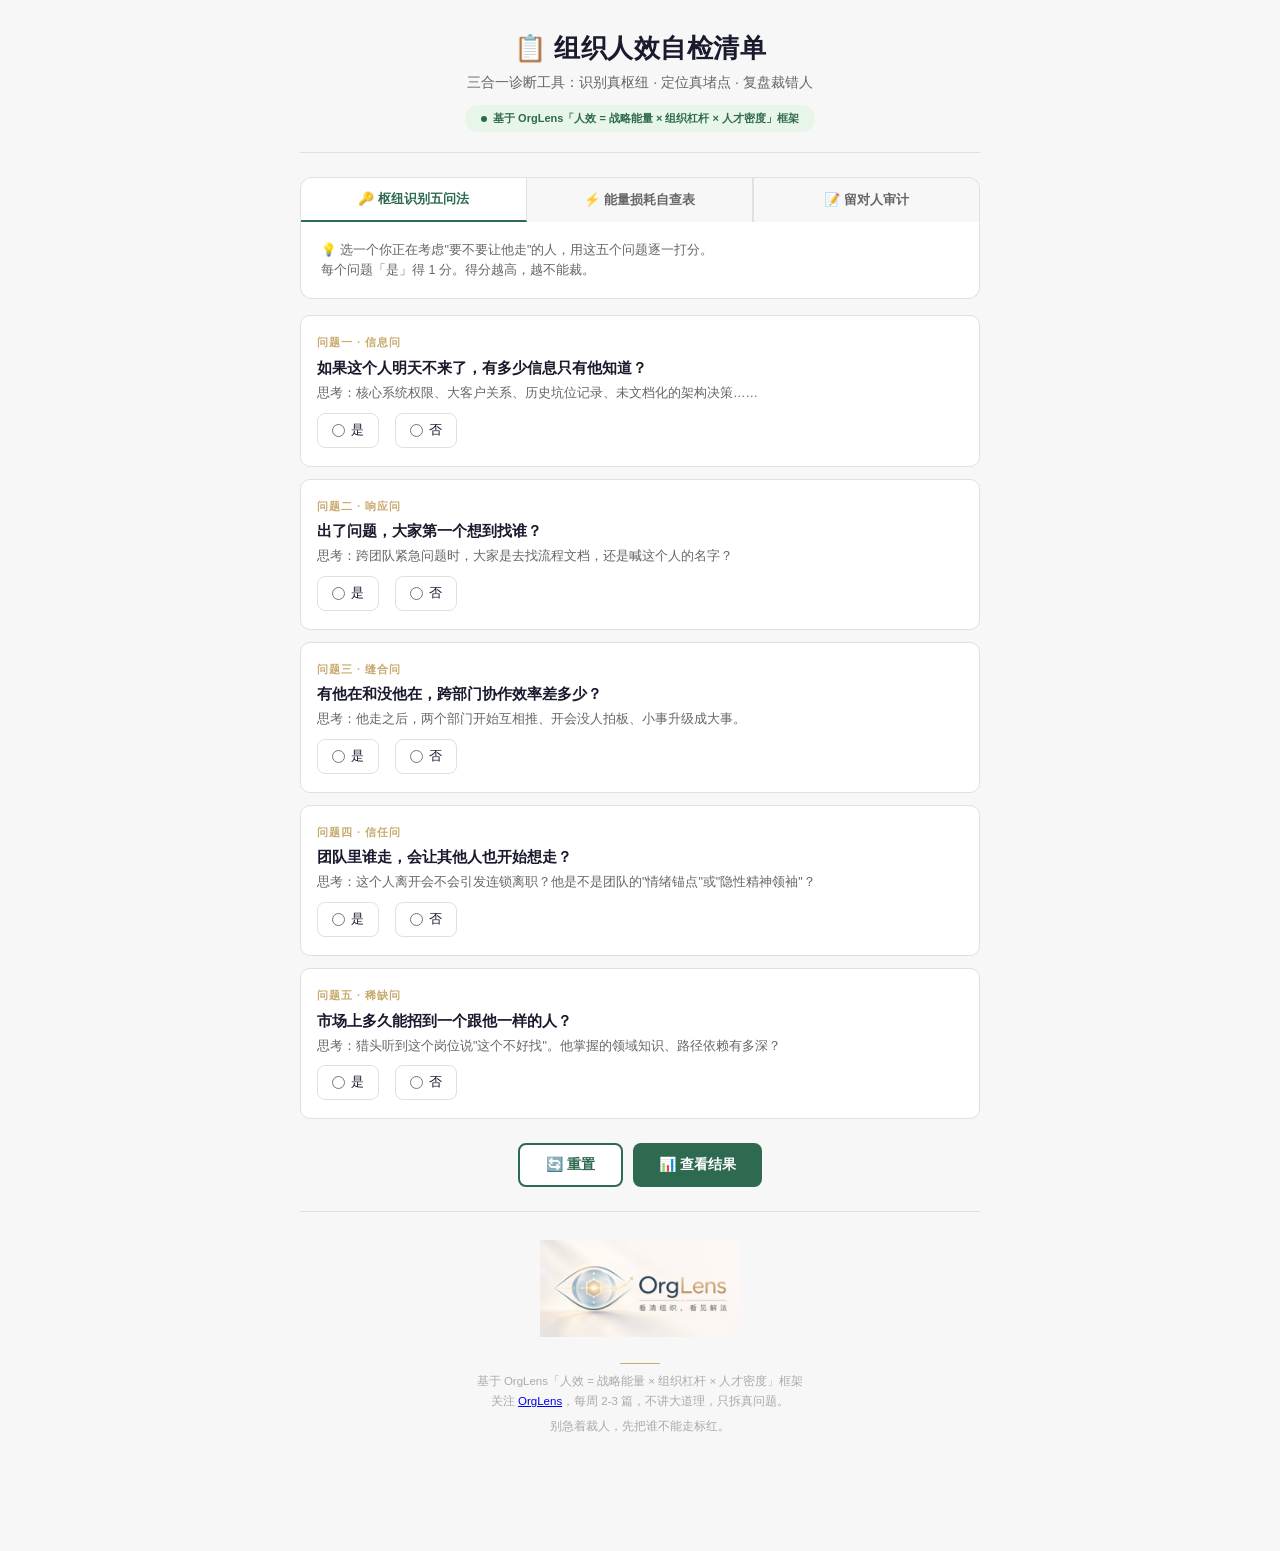
<file: orglens-renxiao-check.html>
<!DOCTYPE html>
<html lang="zh-CN">
<head>
<meta charset="UTF-8">
<meta name="viewport" content="width=device-width, initial-scale=1.0, maximum-scale=1.0, user-scalable=no">
<title>组织人效自检清单 - OrgLens</title>
<meta name="description" content="三合一组织人效诊断工具：枢纽识别五问法 × 能量损耗自查表 × 留对人审计模板。基于OrgLens人效框架设计。">
<meta property="og:title" content="组织人效自检清单 - OrgLens">
<meta property="og:description" content="不是裁了多少人，是留对了多少人。三合一诊断：识别真枢纽、定位真堵点、复盘裁错人。">
<link rel="icon" href="data:image/svg+xml,<svg xmlns='http://www.w3.org/2000/svg' viewBox='0 0 32 32'><circle cx='16' cy='16' r='14' fill='%231a1a2e'/><circle cx='16' cy='16' r='10' fill='none' stroke='%232d6a4f' stroke-width='1.5'/><line x1='5' y1='27' x2='27' y2='5' stroke='%23c8a96e' stroke-width='1.5' opacity='0.6'/><circle cx='16' cy='16' r='3' fill='%232d6a4f'/></svg>">
<style>
:root{
--primary:#1a1a2e;--accent:#2d6a4f;--accent-light:#e8f5e9;--gold:#c8a96e;--gold-light:#f7efe0;
--bg:#f6f7f6;--card-bg:#ffffff;--border:#e0e0e0;--high:#2d6a4f;--mid:#e6a817;--low:#c0392b;
--text2:#666;--text3:#999;--warn:#e67e22
}
*{margin:0;padding:0;box-sizing:border-box}
body{
font-family:-apple-system,BlinkMacSystemFont,"PingFang SC","Microsoft YaHei","Helvetica Neue",sans-serif;
background:var(--bg);color:var(--primary);line-height:1.6;-webkit-font-smoothing:antialiased;
-webkit-tap-highlight-color:transparent
}
.container{max-width:720px;margin:0 auto;padding:0 20px 100px}
.brand-bar{display:flex;align-items:center;justify-content:center;gap:10px;padding:18px 0 8px}
.brand-icon{width:40px;height:40px;flex-shrink:0}
.brand-name{font-size:18px;font-weight:800;color:var(--primary);letter-spacing:1px;line-height:1.2}
.brand-tagline{font-size:10px;color:var(--gold);font-weight:500;letter-spacing:1.5px;text-transform:uppercase}
.header{text-align:center;padding:28px 0 20px;border-bottom:1px solid var(--border);margin-bottom:24px}
.header h1{font-size:26px;font-weight:800;color:var(--primary);letter-spacing:.5px;line-height:1.3}
.header .subtitle{font-size:14px;color:var(--text2);margin-top:6px;line-height:1.5}
.framework-badge{display:inline-flex;align-items:center;gap:6px;margin-top:12px;font-size:11px;color:var(--accent);background:var(--accent-light);padding:5px 16px;border-radius:20px;font-weight:600}

/* Tab 导航 */
.tabs-nav{display:flex;gap:0;margin-bottom:0;border-radius:12px 12px 0 0;overflow:hidden;border:1px solid var(--border);border-bottom:none}
.tab-btn{flex:1;padding:12px 8px;font-size:13px;font-weight:600;border:none;cursor:pointer;background:var(--bg);color:var(--text2);transition:all .2s;outline:none;text-align:center}
.tab-btn:first-child{border-right:1px solid var(--border)}
.tab-btn:last-child{border-left:1px solid var(--border)}
.tab-btn:nth-child(2){border-left:none;border-right:1px solid var(--border)}
.tab-btn.active{background:var(--card-bg);color:var(--accent);border-bottom:2px solid var(--accent)}
.tab-btn:hover:not(.active){color:var(--primary)}
.tab-content{display:none}
.tab-content.active{display:block}

/* 通用卡片样式 */
.card{background:var(--card-bg);border-radius:12px;padding:22px 20px;margin-bottom:18px;border:1px solid var(--border)}
.card h2{font-size:18px;font-weight:700;margin-bottom:8px;color:var(--primary)}
.card h3{font-size:15px;font-weight:700;margin:14px 0 8px;color:var(--primary)}
.card .desc{font-size:13px;color:var(--text2);margin-bottom:14px;line-height:1.7}
.instructions{background:var(--card-bg);border-radius:12px;padding:18px 20px;margin-bottom:16px;border:1px solid var(--border)}
.instructions p{font-size:12.5px;color:var(--text2);line-height:1.6}

/* 枢纽五问 - 卡片式 */
.hub-q{background:var(--card-bg);border-radius:10px;padding:18px 16px;margin-bottom:12px;border:1px solid var(--border);transition:all .2s}
.hub-q:hover{border-color:var(--accent)}
.hub-q .q-label{font-size:11px;font-weight:700;color:var(--gold);text-transform:uppercase;letter-spacing:1px;margin-bottom:4px}
.hub-q .q-title{font-size:15px;font-weight:700;color:var(--primary);margin-bottom:4px}
.hub-q .q-detail{font-size:12.5px;color:var(--text2);margin-bottom:10px;line-height:1.5}
.hub-q .radio-group{display:flex;gap:16px}
.hub-q .radio-group label{display:flex;align-items:center;gap:6px;font-size:13px;cursor:pointer;padding:6px 14px;border-radius:8px;border:1.5px solid var(--border);transition:all .15s;user-select:none}
.hub-q .radio-group label:hover{border-color:var(--accent)}
.hub-q .radio-group input[type=radio]{accent-color:var(--accent)}
.hub-q .radio-group label:has(input:checked){border-color:var(--accent);background:var(--accent-light)}

/* 员工卡片 - 枢纽识别表 */
.emp-card{background:var(--card-bg);border-radius:10px;padding:16px;margin-bottom:8px;border:1px solid var(--border)}
.emp-card h4{font-size:14px;font-weight:700;margin-bottom:8px}
.emp-card label{display:inline-flex;align-items:center;gap:6px;margin:4px 12px 4px 0;font-size:13px;cursor:pointer;padding:5px 10px;border-radius:8px;border:1.5px solid var(--border);transition:all .15s}
.emp-card label:hover{border-color:var(--accent)}
.emp-card label:has(input:checked){border-color:var(--accent);background:var(--accent-light)}
.emp-card input[type=checkbox]{accent-color:var(--accent)}
.add-emp{display:flex;gap:8px;margin-bottom:10px}
.add-emp input{flex:1;padding:10px 12px;border:1px solid var(--border);border-radius:8px;font-size:13px;outline:none}
.add-emp input:focus{border-color:var(--accent)}
.add-emp button{padding:10px 16px;background:var(--accent);color:#fff;border:none;border-radius:8px;font-size:13px;font-weight:600;cursor:pointer}
.emp-list{margin-top:8px}
.emp-list-header{font-size:12px;color:var(--text3);margin-bottom:6px}

/* 损耗自查表 */
.loss-card{background:var(--card-bg);border-radius:10px;padding:16px;margin-bottom:8px;border:1px solid var(--border)}
.loss-card .l-header{display:flex;align-items:center;justify-content:space-between;margin-bottom:10px}
.loss-card .l-name{font-size:15px;font-weight:700}
.loss-card .l-coef{font-size:11px;background:#f0f0f0;padding:3px 10px;border-radius:12px;color:var(--text2)}
.loss-card .l-symptoms{font-size:12.5px;color:var(--text2);margin-bottom:10px;line-height:1.6}
.loss-card .slider-row{display:flex;align-items:center;gap:10px}
.loss-card .slider-row input[type=range]{flex:1;-webkit-appearance:none;height:4px;background:#e0e0e0;border-radius:2px;outline:none}
.loss-card .slider-row input[type=range]::-webkit-slider-thumb{-webkit-appearance:none;width:20px;height:20px;background:var(--accent);border-radius:50%;cursor:pointer}
.loss-card .slider-val{font-size:14px;font-weight:700;color:var(--accent);min-width:30px;text-align:center}

/* 留对人审计 */
.audit-section{margin-bottom:16px}
.audit-section h3{font-size:15px;font-weight:700;margin-bottom:6px;display:flex;align-items:center;gap:6px}
.audit-section h3 .icon{font-size:18px}
.audit-section .audit-desc{font-size:12.5px;color:var(--text2);margin-bottom:10px;line-height:1.6}
.audit-row{display:flex;gap:8px;margin-bottom:6px}
.audit-row input{flex:1;padding:8px 10px;border:1px solid var(--border);border-radius:6px;font-size:12.5px;outline:none}
.audit-row input:focus{border-color:var(--accent)}
.audit-row .rm-btn{width:30px;height:30px;background:#fce4ec;color:var(--low);border:none;border-radius:6px;cursor:pointer;font-size:14px;font-weight:700}
.audit-add{padding:8px 16px;background:var(--accent-light);color:var(--accent);border:1px dashed var(--accent);border-radius:8px;font-size:12.5px;cursor:pointer;font-weight:600;transition:all .15s}
.audit-add:hover{background:#d4edda}

/* 结果区域 */
.btn-row{display:flex;gap:10px;justify-content:center;margin:24px 0}
.btn{padding:11px 26px;border-radius:8px;font-size:14px;font-weight:600;cursor:pointer;border:none;transition:all .2s;outline:none}
.btn:active{transform:scale(.96)}
.btn-primary{background:var(--accent);color:#fff}
.btn-primary:hover{background:#1b5e3b}
.btn-outline{background:#fff;color:var(--accent);border:2px solid var(--accent)}
.btn-outline:hover{background:var(--accent-light)}
.results-card{background:var(--card-bg);border-radius:12px;padding:22px 20px;margin-bottom:18px;border:1px solid var(--border);animation:fadeInUp .4s ease-out}
.results-card h2{font-size:18px;font-weight:700;margin-bottom:14px;text-align:center}
.summary-grid{display:grid;grid-template-columns:1fr 1fr;gap:10px;margin-bottom:14px}
.summary-item{background:#f8faf8;border-radius:10px;padding:14px;text-align:center}
.summary-item .s-value{font-size:28px;font-weight:800}
.summary-item .s-label{font-size:11px;color:var(--text2);margin-top:2px}
.alert-box{padding:14px 16px;border-radius:8px;margin-bottom:12px;font-size:13px;line-height:1.7}
.alert-warn{background:#fff8e1;border:1px solid #ffe082;color:#e65100}
.alert-good{background:var(--accent-light);border:1px solid #a5d6a7;color:var(--high)}
.alert-danger{background:#fce4ec;border:1px solid #ef9a9a;color:var(--low)}

/* Footer */
.footer{text-align:center;padding:28px 0 16px;color:#aaa;font-size:11.5px;border-top:1px solid var(--border);margin-top:20px}
.footer-brand{font-weight:700;color:var(--primary);font-size:14px;margin-bottom:4px}
.footer-tagline{color:var(--gold);font-size:11px;letter-spacing:1.5px;margin-bottom:8px}
.footer-divider{width:40px;height:1px;background:var(--gold);margin:8px auto}
.hidden{display:none!important}
@keyframes fadeInUp{from{opacity:0;transform:translateY(12px)}to{opacity:1;transform:translateY(0)}}
@media(max-width:500px){
.container{padding:0 12px 60px}
.header h1{font-size:22px}
.tab-btn{font-size:11px;padding:10px 4px}
.summary-grid{grid-template-columns:1fr}
.btn{padding:10px 18px;font-size:13px}
.card{padding:16px 14px}
}
</style>
</head>
<body>
<div class="container">

<div class="header" style="padding-top:32px">
<h1>📋 组织人效自检清单</h1>
<p class="subtitle">三合一诊断工具：识别真枢纽 · 定位真堵点 · 复盘裁错人</p>
<div class="framework-badge"><span class="dot" style="width:6px;height:6px;border-radius:50%;background:var(--accent)"></span> 基于 OrgLens「人效 = 战略能量 × 组织杠杆 × 人才密度」框架</div>
</div>

<!-- Tab 导航 -->
<div class="tabs-nav">
<button class="tab-btn active" onclick="switchTab('hub')">🔑 枢纽识别五问法</button>
<button class="tab-btn" onclick="switchTab('loss')">⚡ 能量损耗自查表</button>
<button class="tab-btn" onclick="switchTab('audit')">📝 留对人审计</button>
</div>

<!-- Tab 1: 枢纽识别五问法 -->
<div id="tab-hub" class="tab-content active">
<div class="instructions" style="margin-top:0;border-top:none;border-radius:0 0 12px 12px">
<p>💡 选一个你正在考虑"要不要让他走"的人，用这五个问题逐一打分。<br>每个问题「是」得 1 分。得分越高，越不能裁。</p>
</div>

<div class="hub-q">
<div class="q-label">问题一 · 信息问</div>
<div class="q-title">如果这个人明天不来了，有多少信息只有他知道？</div>
<div class="q-detail">思考：核心系统权限、大客户关系、历史坑位记录、未文档化的架构决策……</div>
<div class="radio-group" data-q="info"><label><input type="radio" name="info" value="1">是</label><label><input type="radio" name="info" value="0">否</label></div>
</div>
<div class="hub-q">
<div class="q-label">问题二 · 响应问</div>
<div class="q-title">出了问题，大家第一个想到找谁？</div>
<div class="q-detail">思考：跨团队紧急问题时，大家是去找流程文档，还是喊这个人的名字？</div>
<div class="radio-group" data-q="respond"><label><input type="radio" name="respond" value="1">是</label><label><input type="radio" name="respond" value="0">否</label></div>
</div>
<div class="hub-q">
<div class="q-label">问题三 · 缝合问</div>
<div class="q-title">有他在和没他在，跨部门协作效率差多少？</div>
<div class="q-detail">思考：他走之后，两个部门开始互相推、开会没人拍板、小事升级成大事。</div>
<div class="radio-group" data-q="stitch"><label><input type="radio" name="stitch" value="1">是</label><label><input type="radio" name="stitch" value="0">否</label></div>
</div>
<div class="hub-q">
<div class="q-label">问题四 · 信任问</div>
<div class="q-title">团队里谁走，会让其他人也开始想走？</div>
<div class="q-detail">思考：这个人离开会不会引发连锁离职？他是不是团队的"情绪锚点"或"隐性精神领袖"？</div>
<div class="radio-group" data-q="trust"><label><input type="radio" name="trust" value="1">是</label><label><input type="radio" name="trust" value="0">否</label></div>
</div>
<div class="hub-q">
<div class="q-label">问题五 · 稀缺问</div>
<div class="q-title">市场上多久能招到一个跟他一样的人？</div>
<div class="q-detail">思考：猎头听到这个岗位说"这个不好找"。他掌握的领域知识、路径依赖有多深？</div>
<div class="radio-group" data-q="scarce"><label><input type="radio" name="scarce" value="1">是</label><label><input type="radio" name="scarce" value="0">否</label></div>
</div>

<div class="btn-row">
<button class="btn btn-outline" onclick="resetHub()">🔄 重置</button>
<button class="btn btn-primary" onclick="calcHub()">📊 查看结果</button>
</div>
<div id="hub-result" class="hidden"></div>
</div>

<!-- Tab 2: 能量损耗自查表 -->
<div id="tab-loss" class="tab-content">
<div class="instructions" style="margin-top:0;border-top:none;border-radius:0 0 12px 12px">
<p>⚡ 对每一项损耗类型，根据你的团队现状滑动评级。<br>0 = 几乎没有 &nbsp;|&nbsp; 5 = 非常严重（每周都在发生）</p>
</div>

<div class="loss-card">
<div class="l-header"><span class="l-name">🔒 决策损耗</span><span class="l-coef">损耗系数 ×0.7</span></div>
<div class="l-symptoms">一个技术方案要 3 个以上架构师点头才能推；一个预算审批要等 4 个人画圈。</div>
<div class="slider-row"><span>0</span><input type="range" min="0" max="5" value="0" id="loss-decision" oninput="updateLossVal(this)"><span>5</span><span class="slider-val" id="val-decision">0</span></div>
</div>
<div class="loss-card">
<div class="l-header"><span class="l-name">⏳ 流程损耗</span><span class="l-coef">损耗系数 ×0.6</span></div>
<div class="l-symptoms">CI/CD Pipeline 里 40% 时间在等审批；"提需求到上线要走 42 天"；申请一个工具权限要走 5 天。</div>
<div class="slider-row"><span>0</span><input type="range" min="0" max="5" value="0" id="loss-process" oninput="updateLossVal(this)"><span>5</span><span class="slider-val" id="val-process">0</span></div>
</div>
<div class="loss-card">
<div class="l-header"><span class="l-name">🗣️ 对齐损耗</span><span class="l-coef">损耗系数 ×0.5</span></div>
<div class="l-symptoms">每周 40% 时间在跨部门"拉通"；同一件事要跟 3 个群分别解释一遍；会越开越多，决定越来越少。</div>
<div class="slider-row"><span>0</span><input type="range" min="0" max="5" value="0" id="loss-align" oninput="updateLossVal(this)"><span>5</span><span class="slider-val" id="val-align">0</span></div>
</div>
<div class="loss-card">
<div class="l-header"><span class="l-name">💢 情绪损耗</span><span class="l-coef">损耗系数 ×0.4</span></div>
<div class="l-symptoms">"做了也不落好，不如不做"成了团队口头禅；裁员后幸存者把"安全"排在"赢"前面。</div>
<div class="slider-row"><span>0</span><input type="range" min="0" max="5" value="0" id="loss-morale" oninput="updateLossVal(this)"><span>5</span><span class="slider-val" id="val-morale">0</span></div>
</div>
<div class="loss-card">
<div class="l-header"><span class="l-name">🤝 信任损耗</span><span class="l-coef">损耗系数 ×0.3</span></div>
<div class="l-symptoms">产品和研发互相"防一手"；跨团队协作先确认"责任边界"再配合；推项目需要先攒人情。</div>
<div class="slider-row"><span>0</span><input type="range" min="0" max="5" value="0" id="loss-trust" oninput="updateLossVal(this)"><span>5</span><span class="slider-val" id="val-trust">0</span></div>
</div>

<div class="btn-row">
<button class="btn btn-outline" onclick="resetLoss()">🔄 重置</button>
<button class="btn btn-primary" onclick="calcLoss()">📊 查看结果</button>
</div>
<div id="loss-result" class="hidden"></div>
</div>

<!-- Tab 3: 留对人审计 -->
<div id="tab-audit" class="tab-content">
<div class="instructions" style="margin-top:0;border-top:none;border-radius:0 0 12px 12px">
<p>📝 左边列「离开的人」，右边列「新来的人」。逐一判断对组织能量的影响。<br>全部填完后点击「生成审计报告」。</p>
</div>

<div class="audit-section">
<h3><span class="icon">👋</span> 过去 12 个月离开的人</h3>
<div class="audit-desc">列出离开的员工，选择他们对组织的影响。</div>
<div class="add-emp">
<input type="text" id="left-name" placeholder="员工姓名 / 岗位">
<button onclick="addLeft()">+ 添加</button>
</div>
<div id="left-list" class="emp-list"><div class="emp-list-header">尚未添加——请先添加离开的员工</div></div>
</div>

<div class="audit-section" style="margin-top:24px;padding-top:16px;border-top:1px solid var(--border)">
<h3><span class="icon">🆕</span> 过去 12 个月新来的人</h3>
<div class="audit-desc">列出新入职的员工，判断他们对组织的影响。</div>
<div class="add-emp">
<input type="text" id="new-name" placeholder="员工姓名 / 岗位">
<button onclick="addNew()">+ 添加</button>
</div>
<div id="new-list" class="emp-list"><div class="emp-list-header">尚未添加——请先添加新入职的员工</div></div>
</div>

<div class="btn-row">
<button class="btn btn-outline" onclick="resetAudit()">🔄 重置</button>
<button class="btn btn-primary" onclick="calcAudit()">📊 生成审计报告</button>
</div>
<div id="audit-result" class="hidden"></div>
</div>

<div class="footer">
<img src="orglens-logo.png" alt="OrgLens · 看清组织，看见解法" class="footer-logo" style="width:200px;max-width:70%;margin-bottom:12px">
<div class="footer-divider"></div>
<p>基于 OrgLens「人效 = 战略能量 × 组织杠杆 × 人才密度」框架</p>
<p style="margin-top:2px">关注 <a href="#">OrgLens</a>，每周 2-3 篇，不讲大道理，只拆真问题。</p>
<p style="margin-top:6px">别急着裁人，先把谁不能走标红。</p>
</div>
</div>

<script>
// Tab 切换
function switchTab(name){
document.querySelectorAll('.tab-btn').forEach(b=>b.classList.remove('active'));
document.querySelectorAll('.tab-content').forEach(c=>c.classList.remove('active'));
document.querySelector(`.tab-btn:nth-child(${name==='hub'?1:name==='loss'?2:3})`).classList.add('active');
document.getElementById('tab-'+name).classList.add('active');
}

// === Hub 枢纽识别 ===
function getHubVal(q){let r=document.querySelector(`input[name="${q}"]:checked`);return r?parseInt(r.value):-1}
function calcHub(){
let keys=['info','respond','stitch','trust','scarce'],names=['信息问','响应问','缝合问','信任问','稀缺问'];
let score=0,total=0,missing=[];
keys.forEach(k=>{let v=getHubVal(k);if(v<0)missing.push(''+names[keys.indexOf(k)]+'（未填写）');else{score+=v;total++}});
if(missing.length){alert('请先完成以下问题：\n'+missing.join('\n'));return}
let r=document.getElementById('hub-result');r.classList.remove('hidden');
let cls=score>=4?'alert-danger':score>=2?'alert-warn':'alert-good';
let msg=score>=4?`⚠️ <strong>得分 ${score}/5 —— 这个人是枢纽，不能裁。</strong><br>裁掉的代价远超他"省"下的薪资。建议：把他列入"防流失"名单，定期一对一了解他的堵点。`
:score>=2?`🟡 <strong>得分 ${score}/5 —— 有一定枢纽性，需谨慎评估。</strong><br>如果有替代方案（知识交接、流程文档化），可以降低他的不可替代性后再考虑。`
:`✅ <strong>得分 ${score}/5 —— 可替代性较高。</strong><br>如果绩效或匹配度确实有问题，裁掉的风险可控。建议做好 2 周知识交接期。`;
r.innerHTML=`<div class="card" style="margin-top:16px"><h2>🔑 枢纽识别结果</h2><div class="alert-box ${cls}">${msg}</div></div>`;
r.scrollIntoView({behavior:'smooth',block:'center'});
}
function resetHub(){
document.querySelectorAll('#tab-hub input[type=radio]').forEach(r=>r.checked=false);
document.getElementById('hub-result').classList.add('hidden');
}

// === Loss 能量损耗 ===
function updateLossVal(slider){document.getElementById('val-'+slider.id.replace('loss-','')).textContent=slider.value}
function calcLoss(){
let types=[
{id:'decision',name:'决策损耗',coef:0.7},
{id:'process',name:'流程损耗',coef:0.6},
{id:'align',name:'对齐损耗',coef:0.5},
{id:'morale',name:'情绪损耗',coef:0.4},
{id:'trust',name:'信任损耗',coef:0.3}
];
let total=0,max=0,details=[];
types.forEach(t=>{let v=parseInt(document.getElementById('loss-'+t.id).value);details.push({...t,val:v});total+=v*t.coef;max+=5*t.coef});
let pct=Math.round(total/max*100);
let r=document.getElementById('loss-result');r.classList.remove('hidden');
let cls=pct>=60?'alert-danger':pct>=35?'alert-warn':'alert-good';
let msg=pct>=60?`🔴 <strong>能量损耗指数：${pct}% —— 严重。</strong><br>你的组织正在内耗。不是人多了，是能量被堵住了。优先处理得分最高的前两项损耗。`
:pct>=35?`🟡 <strong>能量损耗指数：${pct}% —— 中等。</strong><br>有损耗但还在可控范围。建议选出最严重的 1-2 项，集中做一次流程瘦身。`
:`✅ <strong>能量损耗指数：${pct}% —— 健康。</strong><br>组织杠杆通畅，能量没有被大量消耗在内部摩擦上。保持现状。`;
let worst=details.sort((a,b)=>b.val*b.coef-a.val*a.coef).slice(0,2);
let worstStr=worst.map(d=>`<strong>${d.name}</strong>（${d.val}/5 分，等效损耗 ${Math.round(d.val*d.coef*20)}%）`).join(' 和 ');
r.innerHTML=`<div class="card" style="margin-top:16px"><h2>⚡ 能量损耗诊断</h2>
<div class="summary-grid">
${details.map(d=>`<div class="summary-item"><div class="s-value" style="color:${d.val>=4?'var(--low)':d.val>=2?'var(--warn)':'var(--high)'}">${d.val}/5</div><div class="s-label">${d.name}（×${d.coef}）</div></div>`).join('')}
</div>
<div class="alert-box ${cls}">${msg}<br><br>🎯 优先处理：${worstStr}</div></div>`;
r.scrollIntoView({behavior:'smooth',block:'center'});
}
function resetLoss(){
['decision','process','align','morale','trust'].forEach(id=>{let s=document.getElementById('loss-'+id);s.value=0;document.getElementById('val-'+id).textContent='0'});
document.getElementById('loss-result').classList.add('hidden');
}

// === Audit 留对人审计 ===
let leftEmps=[],newEmps=[];
function addLeft(){
let inp=document.getElementById('left-name');
if(!inp.value.trim())return;
leftEmps.push({name:inp.value.trim(),impact:null});
inp.value='';
renderLeft();
}
function addNew(){
let inp=document.getElementById('new-name');
if(!inp.value.trim())return;
newEmps.push({name:inp.value.trim(),impact:null});
inp.value='';
renderNew();
}
function renderLeft(){
let el=document.getElementById('left-list');
if(leftEmps.length===0){el.innerHTML='<div class="emp-list-header">尚未添加——请先添加离开的员工</div>';return}
el.innerHTML=leftEmps.map((e,i)=>`<div class="emp-card"><h4>${e.name} <span style="font-size:11px;color:var(--text3)">(已离职)</span></h4>
<label><input type="checkbox" onchange="setLeft(${i},'better',this)">✅ 走了之后更好</label>
<label><input type="checkbox" onchange="setLeft(${i},'worse',this)">⚠️ 走了之后出现坑</label>
<label><input type="checkbox" onchange="setLeft(${i},'same',this)">➖ 影响不大</label>
<button class="rm-btn" onclick="removeLeft(${i})" style="margin-left:auto;display:inline-flex;align-items:center;justify-content:center">✕</button></div>`).join('');
}
function setLeft(idx,type,cb){
if(cb.checked)leftEmps[idx].impact=type;
let card=cb.closest('.emp-card');
card.querySelectorAll('input[type=checkbox]').forEach(c=>{if(c!==cb)c.checked=false});
}
function removeLeft(i){leftEmps.splice(i,1);renderLeft()}
function renderNew(){
let el=document.getElementById('new-list');
if(newEmps.length===0){el.innerHTML='<div class="emp-list-header">尚未添加——请先添加新入职的员工</div>';return}
el.innerHTML=newEmps.map((e,i)=>`<div class="emp-card"><h4>${e.name} <span style="font-size:11px;color:var(--text3)">(新入职)</span></h4>
<label><input type="checkbox" onchange="setNew(${i},'release',this)">🚀 释放了他人能量</label>
<label><input type="checkbox" onchange="setNew(${i},'friction',this)">🛑 增加了摩擦</label>
<label><input type="checkbox" onchange="setNew(${i},'same',this)">➖ 影响不大</label>
<button class="rm-btn" onclick="removeNew(${i})" style="margin-left:auto;display:inline-flex;align-items:center;justify-content:center">✕</button></div>`).join('');
}
function setNew(idx,type,cb){
if(cb.checked)newEmps[idx].impact=type;
let card=cb.closest('.emp-card');
card.querySelectorAll('input[type=checkbox]').forEach(c=>{if(c!==cb)c.checked=false});
}
function removeNew(i){newEmps.splice(i,1);renderNew()}

function calcAudit(){
if(leftEmps.length===0 && newEmps.length===0){alert('请至少添加一位离开或新入职的员工');return}
let leftBetter=leftEmps.filter(e=>e.impact==='better').length;
let leftWorse=leftEmps.filter(e=>e.impact==='worse').length;
let leftSame=leftEmps.filter(e=>e.impact==='same').length;
let leftUnset=leftEmps.filter(e=>!e.impact).length;
let newRelease=newEmps.filter(e=>e.impact==='release').length;
let newFriction=newEmps.filter(e=>e.impact==='friction').length;
let newSame=newEmps.filter(e=>e.impact==='same').length;
let newUnset=newEmps.filter(e=>!e.impact).length;
if(leftUnset>0||newUnset>0){
let msgs=[];
if(leftUnset>0)msgs.push(`${leftUnset} 位离开的员工未标记影响`);
if(newUnset>0)msgs.push(`${newUnset} 位新入职的员工未标记影响`);
alert('请完成所有员工的评估：\n'+msgs.join('\n'));return;
}
let r=document.getElementById('audit-result');r.classList.remove('hidden');
let missRatio=leftEmps.length>0?Math.round(leftWorse/leftEmps.length*100):0;
let missCls=missRatio>=40?'alert-danger':missRatio>=20?'alert-warn':'alert-good';
let missMsg=missRatio>=40?`🔴 <strong>${missRatio}% 的离职造成了意外损失</strong>——你裁错人了。`
:missRatio>=20?`🟡 <strong>${missRatio}% 的离职造成了损失</strong>——有一定程度的裁错，需优化评估流程。`
:`✅ <strong>${missRatio}% 的离职造成了损失</strong>——整体裁对率较高。`;
let frictionRatio=newEmps.length>0?Math.round(newFriction/newEmps.length*100):0;
let frictionMsg=frictionRatio>=40?`🔴 新人中 <strong>${frictionRatio}% 增加了摩擦</strong>——招聘质量/入职流程需审视。`
:frictionRatio>0?`🟡 新人中 ${frictionRatio}% 增加了摩擦。`
:'✅ 新人整体融入良好。';
r.innerHTML=`<div class="card" style="margin-top:16px"><h2>📝 留对人审计报告</h2>
<div class="summary-grid">
<div class="summary-item"><div class="s-value" style="color:var(--high)">${leftBetter}</div><div class="s-label">走了更好</div></div>
<div class="summary-item"><div class="s-value" style="color:${missRatio>=40?'var(--low)':'var(--warn)'}">${leftWorse}</div><div class="s-label">走了有坑 ⚠️</div></div>
<div class="summary-item"><div class="s-value" style="color:var(--high)">${newRelease}</div><div class="s-label">新人释放能量</div></div>
<div class="summary-item"><div class="s-value" style="color:${frictionRatio>=40?'var(--low)':'var(--warn)'}">${newFriction}</div><div class="s-label">新人增加摩擦</div></div>
</div>
<div class="alert-box ${missCls}">${missMsg}<br>离职 ${leftEmps.length} 人：走更好 ${leftBetter} / 有坑 ${leftWorse} / 无影响 ${leftSame}</div>
<div class="alert-box ${frictionRatio>=40?'alert-danger':frictionRatio>0?'alert-warn':'alert-good'}">${frictionMsg}<br>入职 ${newEmps.length} 人：释放能量 ${newRelease} / 增加摩擦 ${newFriction} / 无影响 ${newSame}</div>
<p style="font-size:12.5px;color:var(--text2);text-align:center;margin-top:10px">💡 这个简单的对比，比 20 万咨询报告更接近真相。</p></div>`;
r.scrollIntoView({behavior:'smooth',block:'center'});
}
function resetAudit(){leftEmps=[];newEmps=[];renderLeft();renderNew();document.getElementById('audit-result').classList.add('hidden')}
</script>
</body>
</html>
</file>
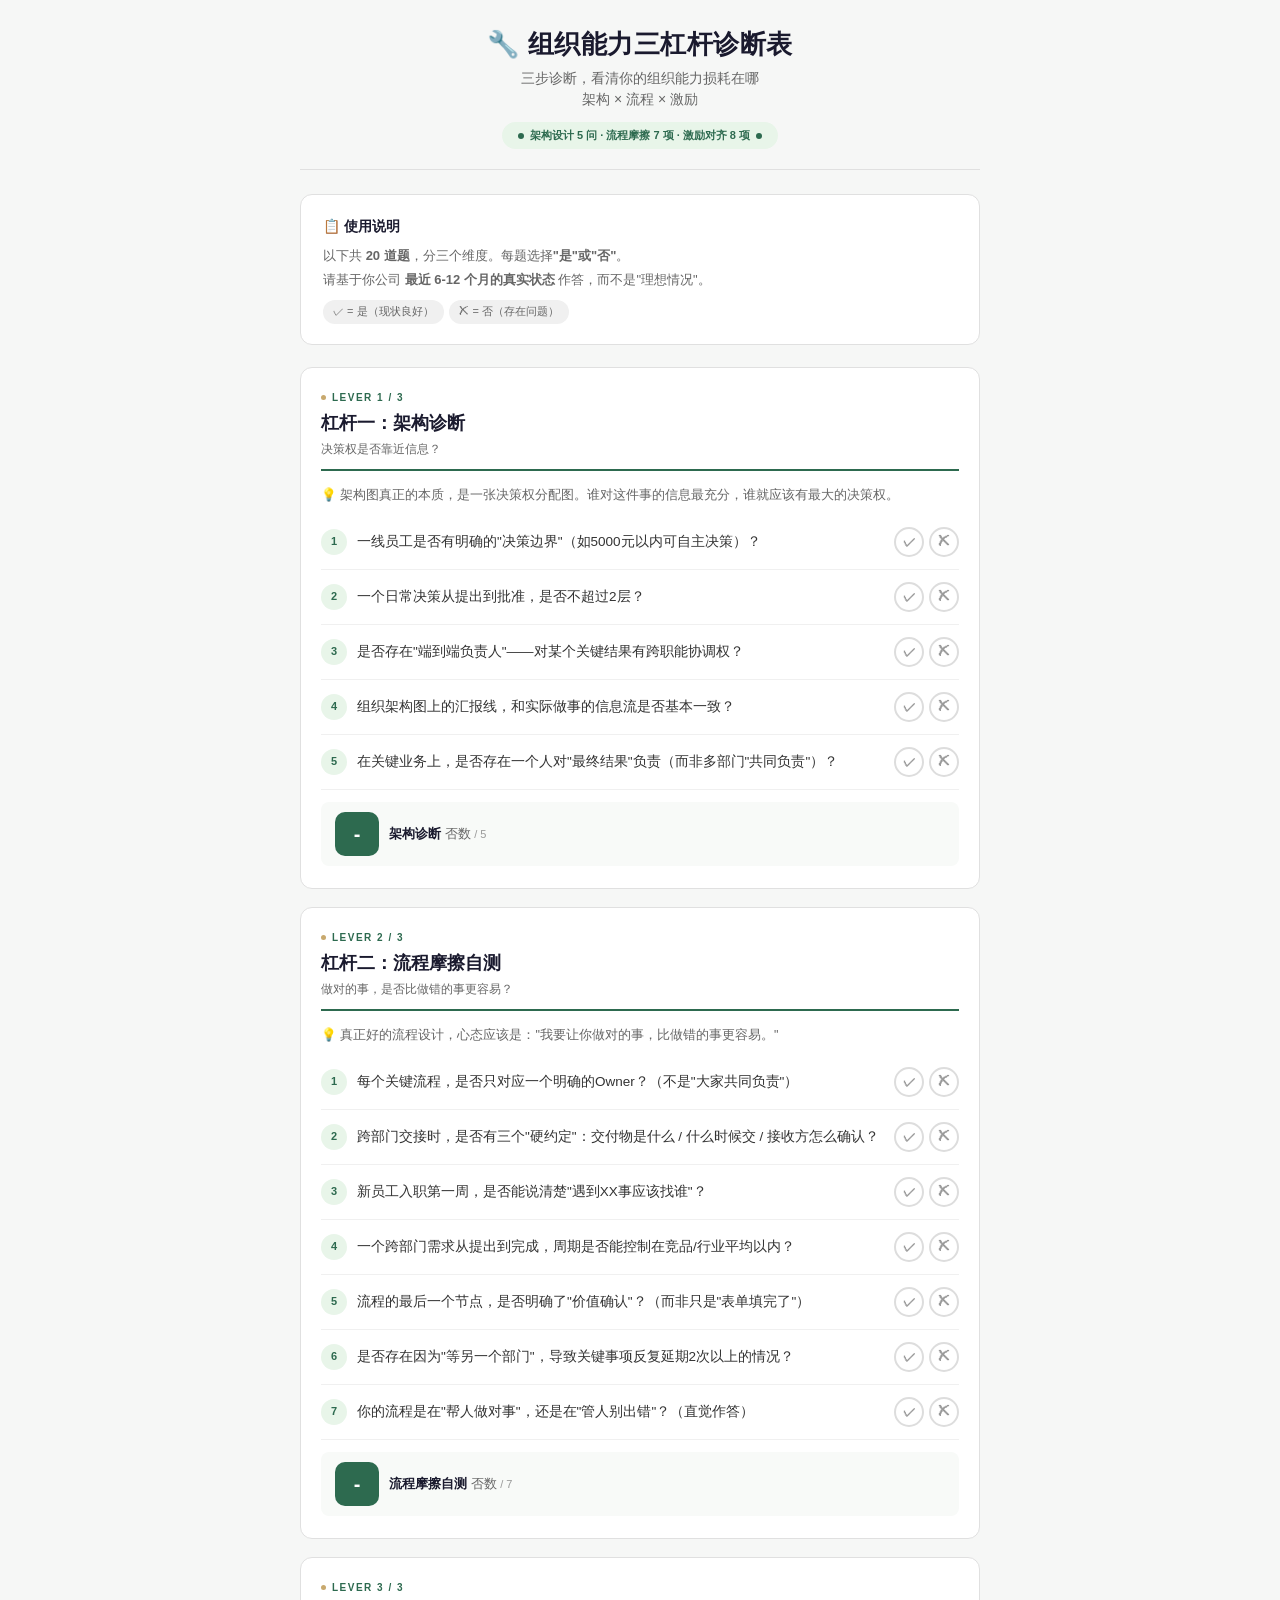
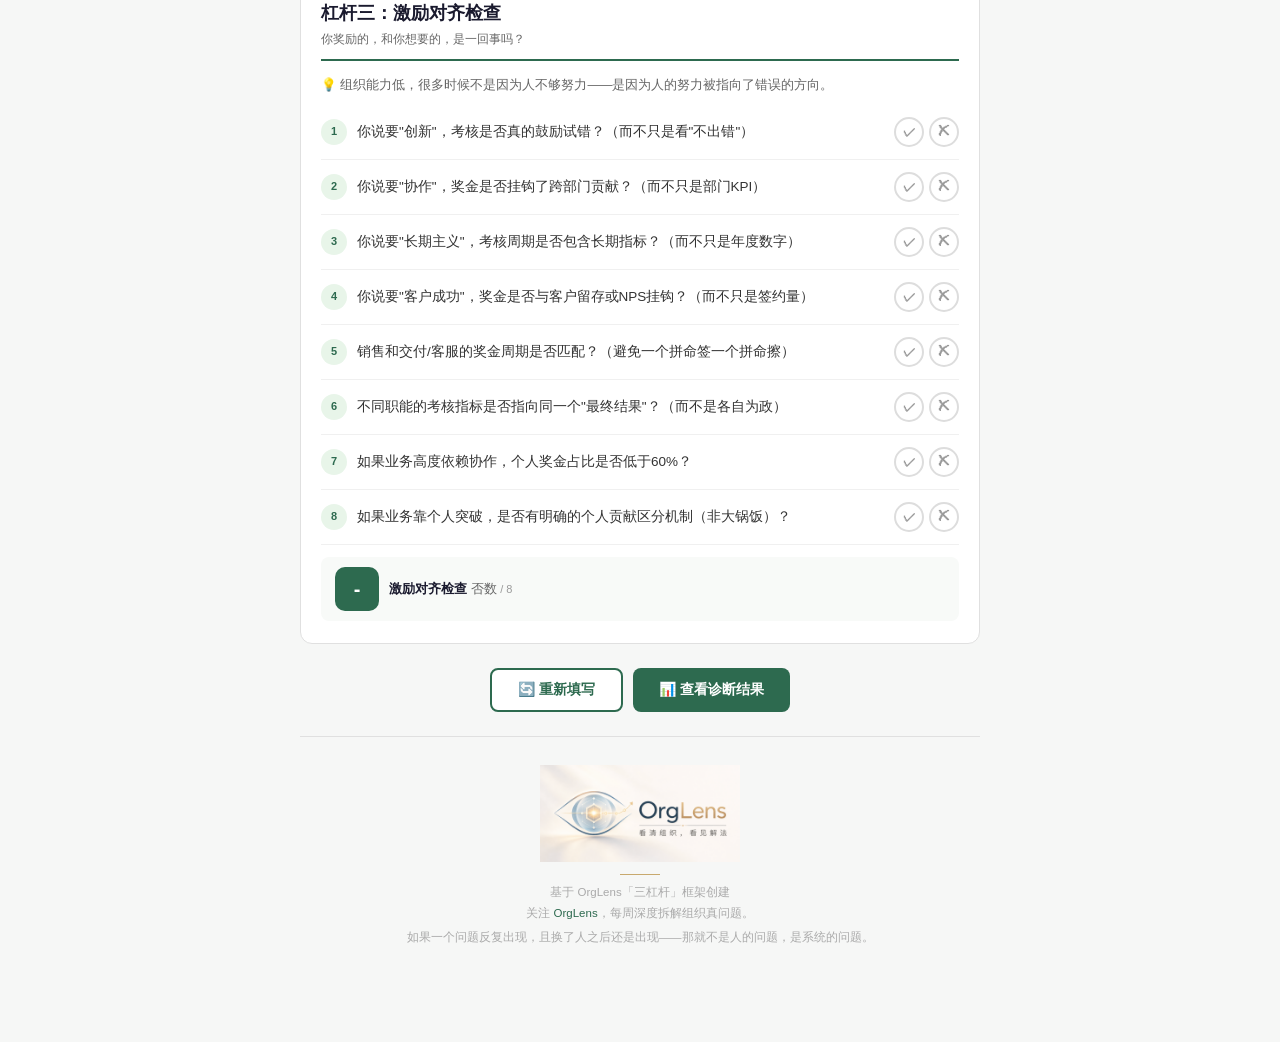
<file: orglens-three-levers.html>
<!DOCTYPE html>
<html lang="zh-CN">
<head>
<meta charset="UTF-8">
<meta name="viewport" content="width=device-width, initial-scale=1.0, maximum-scale=1.0, user-scalable=no">
<title>组织能力三杠杆诊断表 - OrgLens</title>
<meta name="description" content="基于OrgLens三杠杆框架：架构诊断5问、流程摩擦自测7项、激励对齐检查清单。20道题，看清你的组织能力损耗在哪。">
<meta property="og:title" content="组织能力三杠杆诊断表 - OrgLens">
<meta property="og:description" content="架构×流程×激励，三步诊断组织能力系统性损耗。培训解决不了的问题，这里可以。">
<link rel="icon" href="data:image/svg+xml,<svg xmlns='http://www.w3.org/2000/svg' viewBox='0 0 32 32'><circle cx='16' cy='16' r='14' fill='%231a1a2e'/><circle cx='16' cy='16' r='10' fill='none' stroke='%232d6a4f' stroke-width='1.5'/><line x1='5' y1='27' x2='27' y2='5' stroke='%23c8a96e' stroke-width='1.5' opacity='0.6'/><circle cx='16' cy='16' r='3' fill='%232d6a4f'/></svg>">
<style>
:root{
--primary:#1a1a2e;--accent:#2d6a4f;--accent-light:#e8f5e9;--gold:#c8a96e;--gold-light:#f7efe0;
--bg:#f6f7f6;--card-bg:#ffffff;--border:#e0e0e0;--high:#2d6a4f;--mid:#e6a817;--low:#c0392b;
--text2:#666;--text3:#999
}
*{margin:0;padding:0;box-sizing:border-box}
body{
font-family:-apple-system,BlinkMacSystemFont,"PingFang SC","Microsoft YaHei","Helvetica Neue",sans-serif;
background:var(--bg);color:var(--primary);line-height:1.6;-webkit-font-smoothing:antialiased;
-webkit-tap-highlight-color:transparent
}
.container{max-width:720px;margin:0 auto;padding:0 20px 80px}
.footer-logo{display:block;max-width:200px;height:auto;margin:0 auto 12px}
.header{text-align:center;padding:28px 0 20px;border-bottom:1px solid var(--border);margin-bottom:24px}
.header h1{font-size:26px;font-weight:800;color:var(--primary);letter-spacing:.5px;line-height:1.3}
.header .subtitle{font-size:14px;color:var(--text2);margin-top:6px;line-height:1.5}
.framework-badge{display:inline-flex;align-items:center;gap:6px;margin-top:12px;font-size:11px;color:var(--accent);background:var(--accent-light);padding:5px 16px;border-radius:20px;font-weight:600}
.framework-badge .dot{width:6px;height:6px;border-radius:50%;background:var(--accent)}
.instructions{background:var(--card-bg);border-radius:12px;padding:20px 22px;margin-bottom:22px;border:1px solid var(--border)}
.instructions h3{font-size:14px;margin-bottom:8px;color:var(--primary);font-weight:700}
.instructions p{font-size:13px;color:var(--text2);margin:3px 0;line-height:1.6}
.scale-badge{display:flex;flex-wrap:wrap;gap:5px;margin-top:10px}
.scale-badge span{display:inline-block;font-size:11px;padding:3px 10px;background:#f0f0f0;border-radius:12px;color:var(--text2)}
.dim-card{background:var(--card-bg);border-radius:12px;padding:22px 20px;margin-bottom:18px;border:1px solid var(--border);transition:box-shadow .2s}
.dim-card:hover{box-shadow:0 2px 12px rgba(0,0,0,.05)}
.dim-header{border-bottom:2px solid var(--accent);padding-bottom:10px;margin-bottom:14px}
.dim-header .dim-num{font-size:10px;font-weight:700;color:var(--accent);text-transform:uppercase;letter-spacing:1.5px;display:flex;align-items:center;gap:6px}
.dim-header .dim-num .dim-dot{width:5px;height:5px;border-radius:50%;background:var(--gold)}
.dim-header h2{font-size:18px;font-weight:700;margin:3px 0 2px;color:var(--primary)}
.dim-header .dim-desc{font-size:12px;color:var(--text2)}
.dim-intro{font-size:12.5px;color:var(--text2);margin-bottom:10px;line-height:1.6}
.question{padding:12px 0;border-bottom:1px solid #f0f0f0;display:flex;align-items:center;gap:10px}
.question:last-child{border-bottom:none}
.q-num{width:26px;height:26px;border-radius:50%;background:var(--accent-light);color:var(--accent);font-size:11px;font-weight:700;display:flex;align-items:center;justify-content:center;flex-shrink:0}
.q-text{flex:1;font-size:13.5px;color:#333;line-height:1.5}
.q-options{display:flex;gap:5px;flex-shrink:0}
.q-options button{width:30px;height:30px;border-radius:50%;border:2px solid #ddd;background:#fff;font-size:13px;font-weight:600;color:var(--text3);cursor:pointer;transition:all .15s;outline:none}
.q-options button:hover{border-color:var(--accent);color:var(--accent)}
.q-options button:active{transform:scale(.92)}
.q-options button.selected{background:var(--accent);border-color:var(--accent);color:#fff;transform:scale(1.05)}
.dim-subtotal{margin-top:12px;padding:10px 14px;background:#f8faf8;border-radius:8px;display:flex;align-items:center;gap:10px;font-size:13px}
.dim-subtotal .score-box{width:44px;height:44px;border-radius:10px;background:var(--accent);color:#fff;display:flex;align-items:center;justify-content:center;font-size:20px;font-weight:800;transition:all .3s}
.dim-subtotal .label{color:var(--text2)}
.dim-subtotal .label strong{color:var(--primary)}
.dim-subtotal .label .outof{color:var(--text3);font-size:11px}
.btn-row{display:flex;gap:10px;justify-content:center;margin:24px 0}
.btn{padding:11px 26px;border-radius:8px;font-size:14px;font-weight:600;cursor:pointer;border:none;transition:all .2s;outline:none}
.btn:active{transform:scale(.96)}
.btn-primary{background:var(--accent);color:#fff}
.btn-primary:hover{background:#1b5e3b}
.btn-outline{background:#fff;color:var(--accent);border:2px solid var(--accent)}
.btn-outline:hover{background:var(--accent-light)}
.results-card{background:var(--card-bg);border-radius:12px;padding:22px 20px;margin-bottom:18px;border:1px solid var(--border);animation:fadeInUp .4s ease-out}
.results-card h2{font-size:19px;font-weight:700;margin-bottom:14px;text-align:center}
.result-row{display:flex;align-items:center;padding:10px 0;border-bottom:1px solid #f0f0f0;font-size:13.5px}
.result-row:last-child{border-bottom:none}
.result-row .r-name{flex:1;font-weight:600}
.result-row .r-score{width:80px;text-align:center;font-weight:700;color:var(--accent)}
.result-row .r-level{width:90px;text-align:center;font-size:12px}
.result-row .r-level .tag{display:inline-block;padding:2px 10px;border-radius:12px;font-weight:600}
.tag-good{background:var(--accent-light);color:var(--high)}
.tag-ok{background:var(--gold-light);color:#b8860b}
.tag-bad{background:#fce4ec;color:var(--low)}
.result-total{display:flex;align-items:center;padding:14px 0;background:#f8faf8;border-radius:10px;margin-top:8px;font-size:14px;font-weight:700;justify-content:center;gap:10px}
.result-total .big-score{font-size:34px;font-weight:800;color:var(--accent)}
.diagnosis{background:var(--card-bg);border-radius:12px;padding:22px 20px;margin-bottom:18px;border:2px solid var(--accent);text-align:center;animation:fadeInUp .4s ease-out}
.diagnosis .emoji{font-size:44px;margin-bottom:6px}
.diagnosis .level-text{font-size:20px;font-weight:800;margin-bottom:4px}
.diagnosis .advice{font-size:13.5px;color:#555;margin-top:6px;line-height:1.8}
.traps-card{background:var(--card-bg);border-radius:12px;padding:22px 20px;margin-bottom:18px;border:1px solid var(--border);animation:fadeInUp .4s ease-out}
.traps-card h2{font-size:17px;font-weight:700;margin-bottom:12px}
.trap-intro{font-size:12.5px;color:var(--text2);margin-bottom:12px}
.trap-item{padding:11px 14px;margin-bottom:6px;border-radius:8px;border-left:4px solid var(--border);background:#fafafa;transition:all .2s}
.trap-item.active{background:#fff5f5;border-left-color:var(--low)}
.trap-item h4{font-size:13px;margin-bottom:3px}
.trap-desc{font-size:12px;color:var(--text2);margin-bottom:4px}
.trap-checkboxes{margin-top:4px}
.trap-checkboxes label{display:block;font-size:11.5px;margin:2px 0;color:#555;cursor:pointer;padding:2px 0}
.trap-checkboxes label input{margin-right:6px}
.trap-count{font-size:10.5px;color:var(--text3);margin-top:3px}
.plan-card{background:var(--card-bg);border-radius:12px;padding:22px 20px;margin-bottom:18px;border:1px solid var(--border);animation:fadeInUp .4s ease-out}
.plan-card h2{font-size:17px;font-weight:700;margin-bottom:14px}
.plan-card textarea{width:100%;border:1px solid var(--border);border-radius:8px;padding:10px 12px;font-size:12.5px;font-family:inherit;resize:vertical;min-height:42px;background:#fafafa;outline:none;margin-bottom:6px}
.plan-card textarea:focus{border-color:var(--accent);background:#fff}
.plan-label{font-size:12.5px;font-weight:600;color:var(--primary);margin:10px 0 4px}
.footer{text-align:center;padding:28px 0 16px;color:#aaa;font-size:11.5px;border-top:1px solid var(--border);margin-top:20px}
.footer-divider{width:40px;height:1px;background:var(--gold);margin:8px auto}
.footer a{color:var(--accent);text-decoration:none}
.hidden{display:none!important}
@keyframes fadeInUp{from{opacity:0;transform:translateY(12px)}to{opacity:1;transform:translateY(0)}}
@media(max-width:500px){
.container{padding:0 12px 60px}
.header h1{font-size:22px}
.q-options button{width:27px;height:27px;font-size:11px}
.q-options{gap:3px}
.question{gap:6px;padding:10px 0}
.q-text{font-size:12.5px}
.btn{padding:10px 20px;font-size:13px}
.dim-card{padding:16px 14px}
}
</style>
</head>
<body>
<div class="container">



<div class="header">
<h1>🔧 组织能力三杠杆诊断表</h1>
<p class="subtitle">三步诊断，看清你的组织能力损耗在哪<br>架构 × 流程 × 激励</p>
<div class="framework-badge"><span class="dot"></span> 架构设计 5 问 · 流程摩擦 7 项 · 激励对齐 8 项 <span class="dot"></span></div>
</div>

<div class="instructions">
<h3>📋 使用说明</h3>
<p>以下共 <strong>20 道题</strong>，分三个维度。每题选择<strong>"是"或"否"</strong>。</p>
<p>请基于你公司 <strong>最近 6-12 个月的真实状态</strong> 作答，而不是"理想情况"。</p>
<div class="scale-badge">
<span>✓ = 是（现状良好）</span><span>✗ = 否（存在问题）</span>
</div>
</div>

<div id="dims"></div>

<div class="btn-row">
<button class="btn btn-outline" onclick="resetAll()">🔄 重新填写</button>
<button class="btn btn-primary" onclick="scrollToResults()">📊 查看诊断结果</button>
</div>

<div id="results-section" class="hidden">
<div class="results-card" id="results-summary"></div>
<div class="diagnosis" id="diagnosis-box"></div>
<div class="traps-card" id="traps-card"></div>
<div class="plan-card">
<h2>✍️ 我的行动计划</h2>
<div class="plan-label">数据告诉我的第一优先级（否数最多的杠杆）：</div>
<textarea rows="2" placeholder="写下是架构 / 流程 / 激励……"></textarea>
<div class="plan-label">具体要改什么（一个可衡量的事）：</div>
<textarea rows="2" placeholder="改一个流程节点？调一个考核指标？重新分配一个决策权？"></textarea>
<div class="plan-label">接下来 30 天要做的第一件事：</div>
<textarea rows="2" placeholder="一个具体、可落地的行动……"></textarea>
<div class="plan-label">关键里程碑（什么时候算改成了）：</div>
<textarea rows="2" placeholder="达成什么就算成功了？"></textarea>
</div>
<div class="btn-row">
<button class="btn btn-outline" onclick="window.print()">🖨️ 打印结果</button>
<button class="btn btn-outline" onclick="shareResults()">📤 复制结果</button>
</div>
</div>

<div class="footer">
<img src="orglens-logo.png" alt="OrgLens · 看清组织，看见解法" class="footer-logo">
<div class="footer-divider"></div>
<p>基于 OrgLens「三杠杆」框架创建</p>
<p style="margin-top:2px">关注 <a href="#">OrgLens</a>，每周深度拆解组织真问题。</p>
<p style="margin-top:6px">如果一个问题反复出现，且换了人之后还是出现——那就不是人的问题，是系统的问题。</p>
</div>
</div>

<script>
// ───── DATA ─────

const DIMS = [
  {
    id: 'arch',
    title: '杠杆一：架构诊断',
    subtitle: '决策权是否靠近信息？',
    intro: '架构图真正的本质，是一张决策权分配图。谁对这件事的信息最充分，谁就应该有最大的决策权。',
    questions: [
      '一线员工是否有明确的"决策边界"（如5000元以内可自主决策）？',
      '一个日常决策从提出到批准，是否不超过2层？',
      '是否存在"端到端负责人"——对某个关键结果有跨职能协调权？',
      '组织架构图上的汇报线，和实际做事的信息流是否基本一致？',
      '在关键业务上，是否存在一个人对"最终结果"负责（而非多部门"共同负责"）？'
    ]
  },
  {
    id: 'flow',
    title: '杠杆二：流程摩擦自测',
    subtitle: '做对的事，是否比做错的事更容易？',
    intro: '真正好的流程设计，心态应该是："我要让你做对的事，比做错的事更容易。"',
    questions: [
      '每个关键流程，是否只对应一个明确的Owner？（不是"大家共同负责"）',
      '跨部门交接时，是否有三个"硬约定"：交付物是什么 / 什么时候交 / 接收方怎么确认？',
      '新员工入职第一周，是否能说清楚"遇到XX事应该找谁"？',
      '一个跨部门需求从提出到完成，周期是否能控制在竞品/行业平均以内？',
      '流程的最后一个节点，是否明确了"价值确认"？（而非只是"表单填完了"）',
      '是否存在因为"等另一个部门"，导致关键事项反复延期2次以上的情况？',
      '你的流程是在"帮人做对事"，还是在"管人别出错"？（直觉作答）'
    ]
  },
  {
    id: 'incent',
    title: '杠杆三：激励对齐检查',
    subtitle: '你奖励的，和你想要的，是一回事吗？',
    intro: '组织能力低，很多时候不是因为人不够努力——是因为人的努力被指向了错误的方向。',
    questions: [
      '你说要"创新"，考核是否真的鼓励试错？（而不只是看"不出错"）',
      '你说要"协作"，奖金是否挂钩了跨部门贡献？（而不只是部门KPI）',
      '你说要"长期主义"，考核周期是否包含长期指标？（而不只是年度数字）',
      '你说要"客户成功"，奖金是否与客户留存或NPS挂钩？（而不只是签约量）',
      '销售和交付/客服的奖金周期是否匹配？（避免一个拼命签一个拼命擦）',
      '不同职能的考核指标是否指向同一个"最终结果"？（而不是各自为政）',
      '如果业务高度依赖协作，个人奖金占比是否低于60%？',
      '如果业务靠个人突破，是否有明确的个人贡献区分机制（非大锅饭）？'
    ]
  }
];

const TIPS = {
  arch: ['架构基本健康，决策权分布合理', '存在结构性摩擦，建议优先调整关键岗位的权责边界', '架构严重抑制组织能力，不改架构什么都白搭'],
  flow: ['流程摩擦力低，组织运转顺畅', '局部摩擦明显，需重点修复"多部门串行"环节', '流程已经成了反生产力装置，需要端到端重设计'],
  incent: ['激励设计基本指向正确', '激励存在明显错位，人不是在"做你想要的"', '你的激励体系正在系统性地奖励错误行为']
};

const TOTAL_QUESTIONS = 20;

// ───── STATE: scores[dimId][qi] = 1(Yes) / 0(No) ─────
let scores = {};
DIMS.forEach(d => { scores[d.id] = new Array(d.questions.length).fill(0); });

// ───── RENDER ─────

function renderDims() {
  let h = '';
  DIMS.forEach((d, di) => {
    h += `<div class="dim-card" id="dim-${d.id}">
      <div class="dim-header">
        <div class="dim-num"><span class="dim-dot"></span> Lever ${di + 1} / 3</div>
        <h2>${d.title}</h2>
        <div class="dim-desc">${d.subtitle}</div>
      </div>
      <div class="dim-intro">💡 ${d.intro}</div>`;
    d.questions.forEach((q, qi) => {
      h += `<div class="question">
        <div class="q-num">${qi + 1}</div>
        <div class="q-text">${q}</div>
        <div class="q-options">
          <button onclick="pick('${d.id}',${qi},1,this)">✓</button>
          <button onclick="pick('${d.id}',${qi},0,this)">✗</button>
        </div>
      </div>`;
    });
    h += `<div class="dim-subtotal" id="sub-${d.id}">
      <div class="score-box">-</div>
      <div class="label"><strong>${d.title.replace('杠杆一：','').replace('杠杆二：','').replace('杠杆三：','')}</strong> 否数 <span class="outof">/ ${d.questions.length}</span></div>
    </div></div>`;
  });
  document.getElementById('dims').innerHTML = h;
}

function pick(dim, qi, val, btn) {
  scores[dim][qi] = val;
  btn.parentElement.querySelectorAll('button').forEach(b => b.classList.remove('selected'));
  btn.classList.add('selected');
  let no = scores[dim].filter(v => v === 0).length;
  let total = scores[dim].length;
  let box = document.getElementById('sub-' + dim).querySelector('.score-box');
  if (box) {
    box.textContent = no;
    box.style.transform = 'scale(1.1)'; setTimeout(() => box.style.transform = 'scale(1)', 200);
  }
}

function noCount(dim) {
  return scores[dim].filter(v => v === 0).length;
}

function totalNo() {
  return DIMS.reduce((t, d) => t + noCount(d.id), 0);
}

function dimLevel(dimId) {
  let n = noCount(dimId);
  let total = DIMS.find(d => d.id === dimId).questions.length;
  let pct = n / total;
  if (pct <= 0.2) return { label: '健康', cls: 'tag-good' };
  if (pct <= 0.5) return { label: '注意', cls: 'tag-ok' };
  return { label: '堪忧', cls: 'tag-bad' };
}

function overallDiagnosis(t) {
  if (t <= 4) return {
    emoji: '🟢', text: '系统设计良好', color: 'var(--high)',
    advice: '<strong>策略：培训可以锦上添花</strong><br><br>你的组织系统设计基本健康。可以把培训预算用在解决个人技能短板上（新工具、新业务知识、管理基本功），而不是试图用培训去修系统。<br><br>继续保持每季度复盘的习惯，关注变化信号。'
  };
  if (t <= 9) return {
    emoji: '🟡', text: '存在系统性损耗', color: 'var(--mid)',
    advice: '<strong>策略：先改系统再补人</strong><br><br>你的组织存在中度的系统性损耗。优先修复"否"数最多的那个杠杆，用设计手段解决，而不是继续往培训里砸钱。<br><br>把培训预算砍掉一半，省下来的钱和时间去做：重新画权责边界 / 修复最卡的那个流程节点 / 调对齐一个关键考核指标。'
  };
  if (t <= 15) return {
    emoji: '🟠', text: '系统性磨损严重', color: '#e67e22',
    advice: '<strong>策略：暂停培训预算</strong><br><br>你的组织正在被错误的设计系统性磨损。问题几乎一定不在人——在你设计的架构、流程和激励在互相打架。<br><br>暂停全部培训计划，集中3-6个月做系统调整。CEO亲自牵头，从否数最高的杠杆开始，一个一个改。'
  };
  return {
    emoji: '🔴', text: '系统已反噬', color: 'var(--low)',
    advice: '<strong>策略：外部介入做组织诊断</strong><br><br>问题不在人的层面了——你的组织系统本身已经成了能力的抑制剂。换了任何人来都不会有本质变化。<br><br>建议引入外部组织诊断，从架构、流程、激励三个维度做一次完整的系统盘点和重新设计。这不是培训能解决的。'
  };
}

function allDone() {
  return DIMS.every(d => scores[d.id].every(v => v === 1 || v === 0));
}

function scrollToResults() {
  if (!allDone()) {
    for (let d of DIMS) for (let i = 0; i < d.questions.length; i++) if (scores[d.id][i] === 0) {
      document.getElementById('dim-' + d.id).scrollIntoView({ behavior: 'smooth', block: 'center' }); return;
    }
    return;
  }
  document.getElementById('results-section').classList.remove('hidden');
  renderResults();
  setTimeout(() => document.getElementById('results-section').scrollIntoView({ behavior: 'smooth', block: 'start' }), 100);
}

function renderResults() {
  let t = totalNo(), o = overallDiagnosis(t);
  let dimNames = ['架构诊断', '流程摩擦', '激励对齐'];
  let dimIcons = ['🏗️', '⚙️', '🎯'];

  // Summary
  document.getElementById('results-summary').innerHTML =
    '<h2>📊 诊断结果汇总</h2>' +
    '<div class="result-row" style="font-weight:700;color:var(--text2)"><span class="r-name">维度</span><span class="r-score">否数</span><span class="r-level">等级</span></div>' +
    DIMS.map((d, i) => {
      let lv = dimLevel(d.id);
      return `<div class="result-row"><span class="r-name">${dimIcons[i]} ${dimNames[i]}</span><span class="r-score">${noCount(d.id)} / ${d.questions.length}</span><span class="r-level"><span class="tag ${lv.cls}">${lv.label}</span></span></div>`;
    }).join('') +
    `<div class="result-total"><span>综合总否数</span><span class="big-score">${t}</span><span> / ${TOTAL_QUESTIONS}</span></div>`;

  // Diagnosis
  document.getElementById('diagnosis-box').innerHTML =
    `<div class="emoji">${o.emoji}</div><div class="level-text" style="color:${o.color}">${t} 个"否" · ${o.text}</div><div class="advice">${o.advice}</div>`;

  // Lever insights
  let th = '<h2>🎯 各杠杆诊断详情</h2><div class="trap-intro">对照各杠杆的"否"数，找出最需要优先解决的那个。</div>';
  DIMS.forEach((d, i) => {
    let n = noCount(d.id);
    let tipIdx = n >= d.questions.length * 0.6 ? 2 : (n >= d.questions.length * 0.3 ? 1 : 0);
    let cls = tipIdx === 2 ? 'active' : '';
    th += `<div class="trap-item ${cls}">
      <h4>${dimIcons[i]} ${dimNames[i]}：${n} 个"否"</h4>
      <div class="trap-desc">${TIPS[d.id][tipIdx]}</div>
    </div>`;
  });
  document.getElementById('traps-card').innerHTML = th;
}

function resetAll() {
  DIMS.forEach(d => { scores[d.id] = new Array(d.questions.length).fill(0); });
  document.querySelectorAll('.q-options button').forEach(b => b.classList.remove('selected'));
  DIMS.forEach(d => {
    let b = document.getElementById('sub-' + d.id).querySelector('.score-box');
    if (b) b.textContent = '-';
  });
  document.getElementById('results-section').classList.add('hidden');
  window.scrollTo({ top: 0, behavior: 'smooth' });
}

function shareResults() {
  if (!allDone()) return;
  let t = totalNo(), o = overallDiagnosis(t);
  let dimNames = ['架构诊断', '流程摩擦', '激励对齐'];
  let txt = `🔧 我的组织能力三杠杆诊断结果\n\n📊 总否数：${t}/${TOTAL_QUESTIONS} · ${o.text}\n`;
  DIMS.forEach((d, i) => { txt += `• ${dimNames[i]}：${noCount(d.id)} 个"否" / ${d.questions.length} 题\n`; });
  txt += `\n${o.advice.replace(/<[^>]+>/g, '')}\n\n来自 OrgLens 组织能力三杠杆诊断表`;
  navigator.clipboard.writeText(txt).then(() => alert('✅ 结果已复制到剪贴板！')).catch(() => prompt('复制以下文本：', txt));
}

renderDims();
</script>
</body>
</html>
</file>
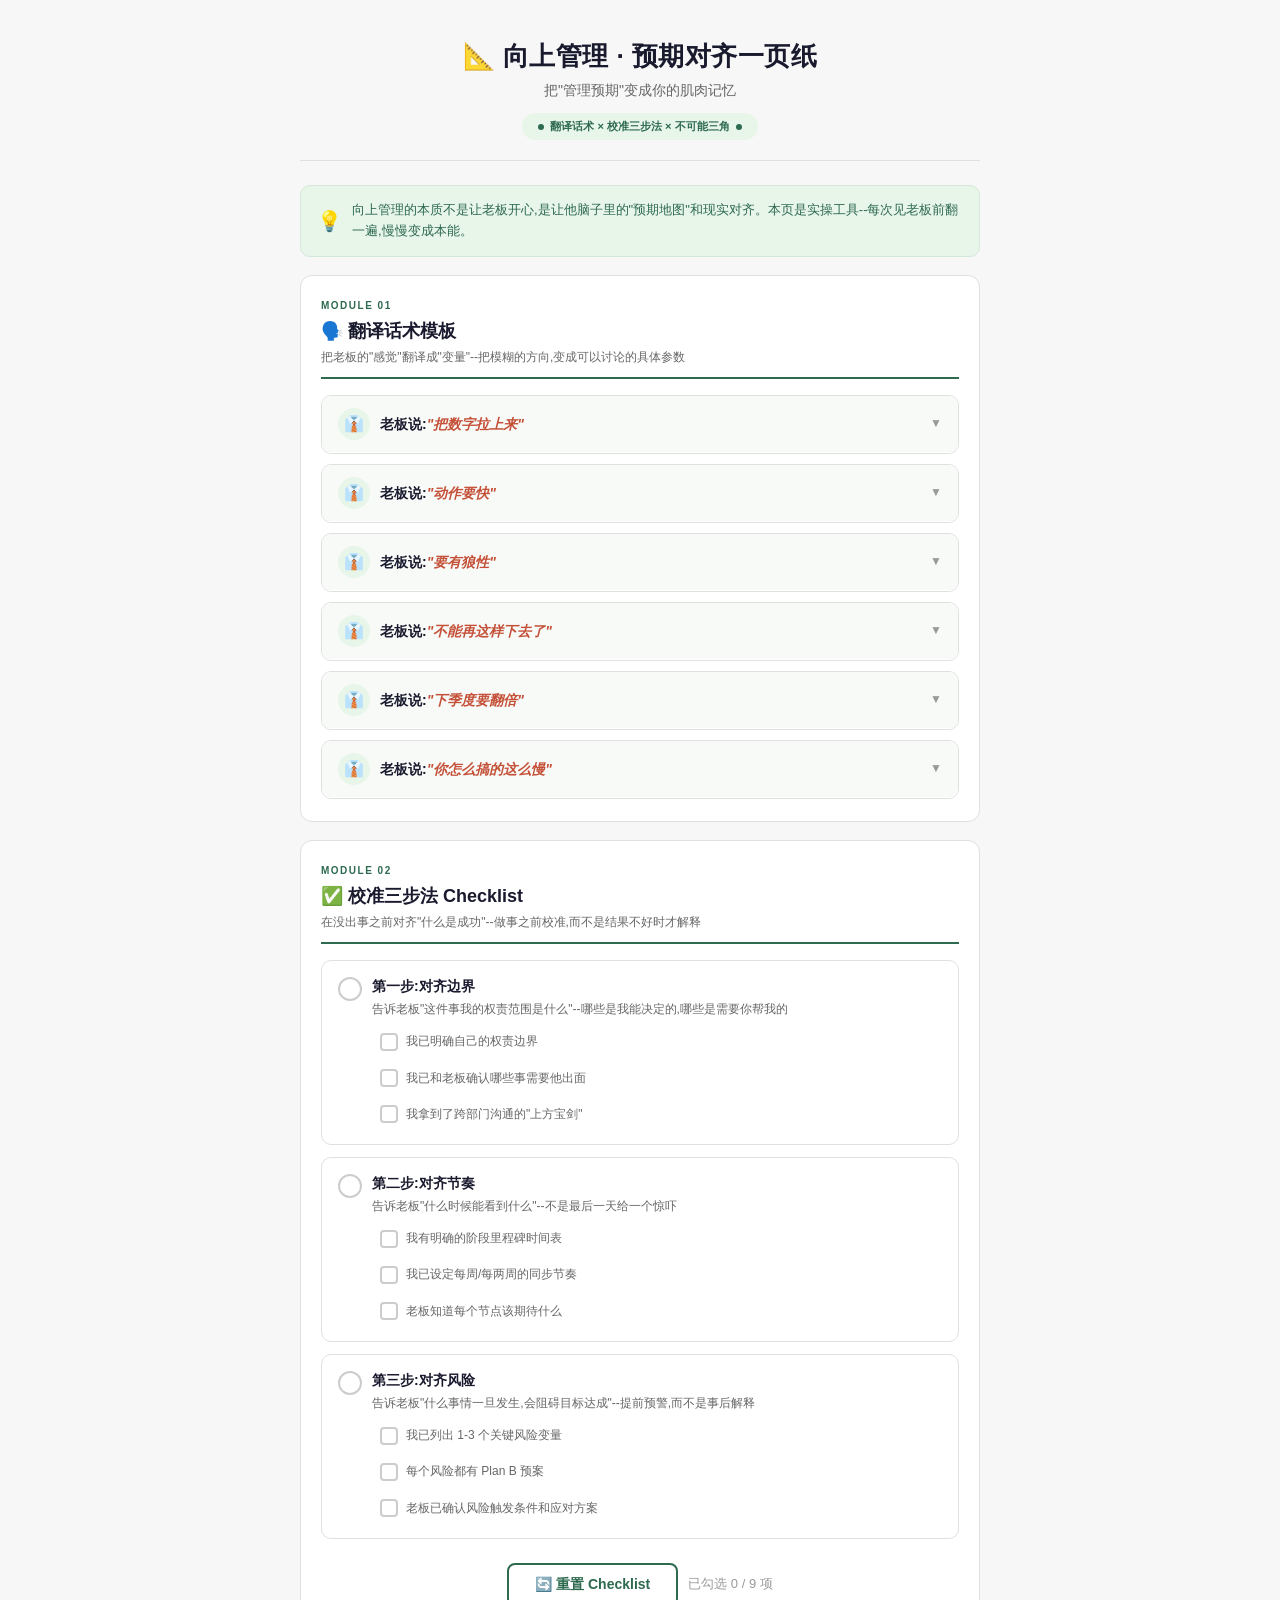
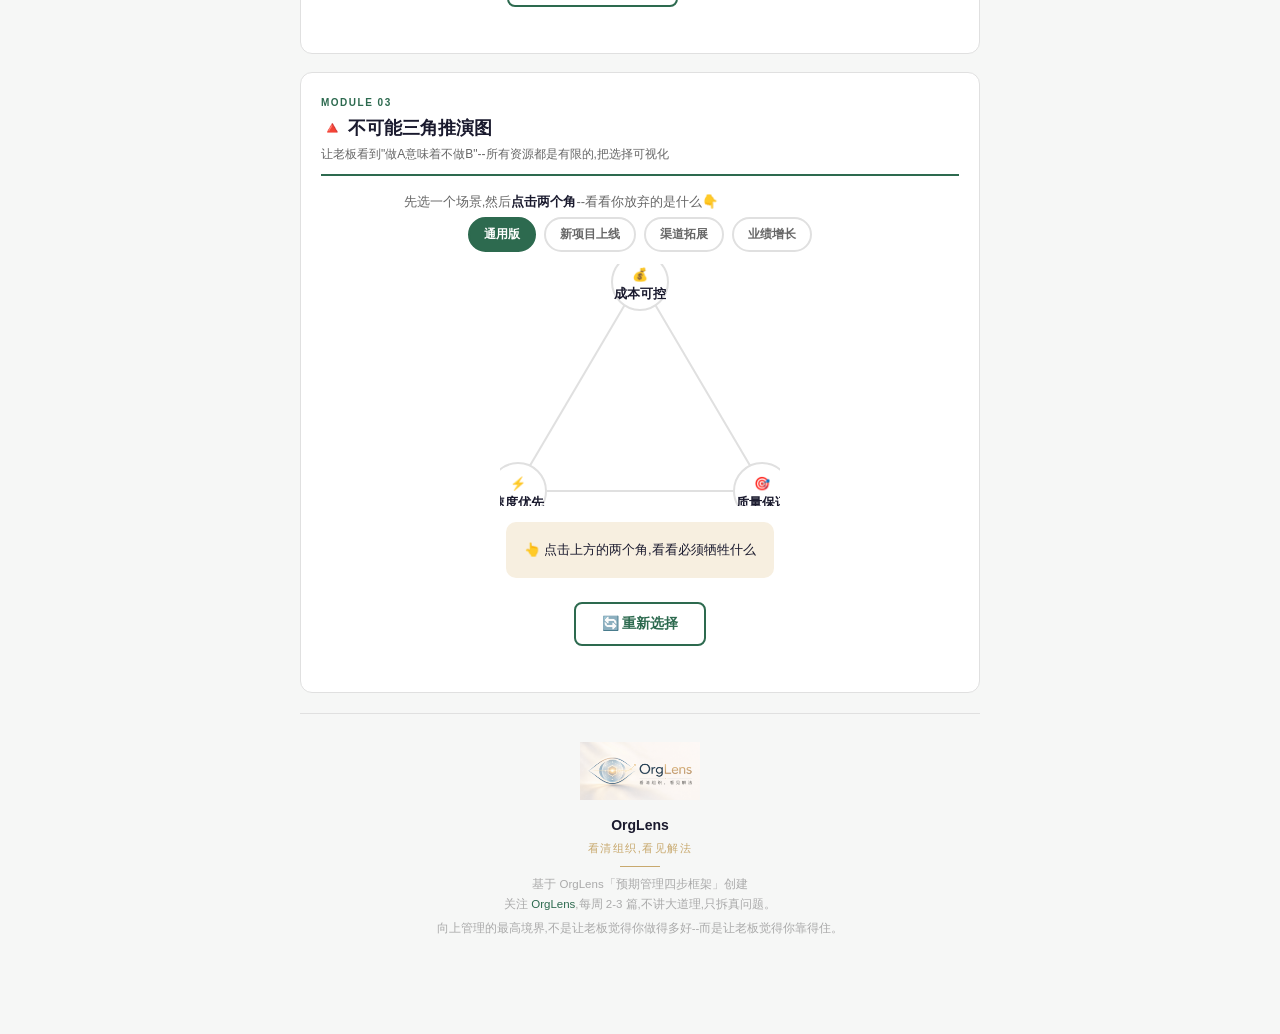
<file: upward-management.html>
<!DOCTYPE html>
<html lang="zh-CN">
<head>
<meta charset="UTF-8">
<meta name="viewport" content="width=device-width, initial-scale=1.0, maximum-scale=1.0, user-scalable=no">
<title>向上管理 · 预期对齐一页纸 - OrgLens</title>
<meta name="description" content="包含翻译话术模板、校准三步法Checklist、不可能三角推演图--把"管理预期"变成你的肌肉记忆。">
<meta property="og:title" content="向上管理 · 预期对齐一页纸 - OrgLens">
<meta property="og:description" content="翻译话术×校准三步法×不可能三角推演--三件套随身带着用。">
<link rel="icon" href="data:image/svg+xml,<svg xmlns='http://www.w3.org/2000/svg' viewBox='0 0 32 32'><circle cx='16' cy='16' r='14' fill='%231a1a2e'/><circle cx='16' cy='16' r='10' fill='none' stroke='%232d6a4f' stroke-width='1.5'/><line x1='5' y1='27' x2='27' y2='5' stroke='%23c8a96e' stroke-width='1.5' opacity='0.6'/><circle cx='16' cy='16' r='3' fill='%232d6a4f'/></svg>">
<style>
:root{
--primary:#1a1a2e;--accent:#2d6a4f;--accent-light:#e8f5e9;--gold:#c8a96e;--gold-light:#f7efe0;
--bg:#f6f7f6;--card-bg:#ffffff;--border:#e0e0e0;--high:#2d6a4f;--mid:#e6a817;--low:#c0392b;
--text2:#666;--text3:#999;--warm:#c45038;--warm-light:#fff0ed
}
*{margin:0;padding:0;box-sizing:border-box}
body{
font-family:-apple-system,BlinkMacSystemFont,"PingFang SC","Microsoft YaHei","Helvetica Neue",sans-serif;
background:var(--bg);color:var(--primary);line-height:1.6;-webkit-font-smoothing:antialiased;
-webkit-tap-highlight-color:transparent
}
.container{max-width:720px;margin:0 auto;padding:0 20px 80px}

/* Header */
.header{text-align:center;padding:40px 0 20px;border-bottom:1px solid var(--border);margin-bottom:24px}
.header h1{font-size:26px;font-weight:800;color:var(--primary);letter-spacing:.5px;line-height:1.3}
.header .subtitle{font-size:14px;color:var(--text2);margin-top:6px;line-height:1.5}
.framework-badge{display:inline-flex;align-items:center;gap:6px;margin-top:12px;font-size:11px;color:var(--accent);background:var(--accent-light);padding:5px 16px;border-radius:20px;font-weight:600}
.framework-badge .dot{width:6px;height:6px;border-radius:50%;background:var(--accent)}

/* Section card */
.section-card{background:var(--card-bg);border-radius:12px;padding:22px 20px;margin-bottom:18px;border:1px solid var(--border);transition:box-shadow .2s}
.section-card:hover{box-shadow:0 2px 12px rgba(0,0,0,.04)}
.section-header{border-bottom:2px solid var(--accent);padding-bottom:10px;margin-bottom:16px}
.section-header .sec-num{font-size:10px;font-weight:700;color:var(--accent);text-transform:uppercase;letter-spacing:1.5px}
.section-header h2{font-size:18px;font-weight:700;margin:3px 0 2px;color:var(--primary)}
.section-header .sec-desc{font-size:12px;color:var(--text2)}

/* Module 1: Translation Cards */
.translate-grid{display:flex;flex-direction:column;gap:10px}
.translate-card{border:1px solid var(--border);border-radius:10px;overflow:hidden;transition:all .25s}
.translate-card.active{border-color:var(--accent);box-shadow:0 2px 8px rgba(45,106,79,.1)}
.tc-boss{background:#f8faf8;padding:12px 16px;cursor:pointer;display:flex;align-items:center;gap:10px;user-select:none}
.tc-boss .boss-icon{width:32px;height:32px;border-radius:50%;background:var(--accent-light);display:flex;align-items:center;justify-content:center;font-size:16px;flex-shrink:0}
.tc-boss .boss-say{flex:1;font-size:14px;font-weight:600;color:var(--primary)}
.tc-boss .boss-say .quote{color:var(--warm);font-style:italic}
.tc-boss .toggle-arrow{font-size:12px;color:var(--text3);transition:transform .25s}
.translate-card.active .toggle-arrow{transform:rotate(180deg);color:var(--accent)}
.tc-translation{background:#fff;padding:0 16px;max-height:0;overflow:hidden;transition:max-height .35s ease,padding .35s ease;border-top:1px solid transparent}
.translate-card.active .tc-translation{max-height:200px;padding:14px 16px;border-top-color:var(--accent-light)}
.tc-translation .t-label{font-size:10px;font-weight:700;color:var(--accent);text-transform:uppercase;letter-spacing:1px;margin-bottom:4px}
.tc-translation .t-text{font-size:13px;color:#444;line-height:1.7}
.tc-translation .t-text .highlight{background:var(--gold-light);padding:0 4px;border-radius:3px;font-weight:600}

/* Module 2: Checklist */
.step-list{display:flex;flex-direction:column;gap:12px}
.step-item{border:1px solid var(--border);border-radius:10px;padding:14px 16px;cursor:pointer;transition:all .2s;display:flex;align-items:flex-start;gap:10px;user-select:none}
.step-item:hover{border-color:var(--accent);background:#fafdfa}
.step-item.checked{background:var(--accent-light);border-color:var(--accent)}
.step-check{width:24px;height:24px;border-radius:50%;border:2px solid #ccc;flex-shrink:0;display:flex;align-items:center;justify-content:center;transition:all .2s;margin-top:2px;font-size:13px;color:transparent}
.step-item.checked .step-check{background:var(--accent);border-color:var(--accent);color:#fff}
.step-body{flex:1}
.step-title{font-size:14px;font-weight:700;color:var(--primary);margin-bottom:3px}
.step-desc{font-size:12px;color:var(--text2);line-height:1.5}
.step-example{font-size:11.5px;color:var(--text3);margin-top:6px;padding:8px 10px;background:#f8f8f8;border-radius:6px;line-height:1.6;display:none;font-style:italic}
.step-item.checked .step-example{display:block}
.step-example .sticky{display:inline-block;background:var(--gold-light);padding:1px 6px;border-radius:3px;margin-right:3px;font-weight:600;font-style:normal;color:var(--primary)}
.step-sub-items{margin-top:8px;display:flex;flex-direction:column;gap:5px}
.step-sub-item{display:flex;align-items:center;gap:8px;font-size:12px;color:var(--text2);padding:6px 8px;border-radius:6px;transition:all .2s;cursor:pointer}
.step-sub-item:hover{background:#fff}
.step-sub-item.checked{color:var(--accent);font-weight:600}
.step-sub-check{width:18px;height:18px;border-radius:4px;border:2px solid #ccc;flex-shrink:0;display:flex;align-items:center;justify-content:center;transition:all .2s;font-size:10px;color:transparent}
.step-sub-item.checked .step-sub-check{background:var(--accent);border-color:var(--accent);color:#fff}

/* Module 3: Impossible Triangle */
.triangle-container{display:flex;flex-direction:column;align-items:center;gap:16px}
.triangle-intro{font-size:13px;color:var(--text2);text-align:center;line-height:1.6;max-width:480px}
.triangle-intro strong{color:var(--primary)}
.triangle-viz{position:relative;width:280px;height:242px;margin:0 auto}
.triangle-viz svg{width:100%;height:100%}
.triangle-node{cursor:pointer;transition:all .2s}
.triangle-node text{font-size:13px;font-weight:700;fill:var(--primary);text-anchor:middle}
.triangle-node circle{fill:var(--card-bg);stroke:var(--border);stroke-width:2;transition:all .2s}
.triangle-node:hover circle{stroke:var(--accent);stroke-width:2.5}
.triangle-node.selected circle{fill:var(--accent-light);stroke:var(--accent);stroke-width:3}
.triangle-node.dimmed circle{fill:#f5f5f5;stroke:#ddd}
.triangle-node.dimmed text{fill:var(--text3)}
.triangle-edge{stroke:var(--border);stroke-width:2;transition:all .2s}
.triangle-edge.selected{stroke:var(--accent);stroke-width:3;stroke-dasharray:6 3;animation:dashFlow .8s linear infinite}
.triangle-edge.dimmed{stroke:#eee}
@keyframes dashFlow{to{stroke-dashoffset:-18}}
.triangle-center-text{position:absolute;top:50%;left:50%;transform:translate(-50%,-50%);font-size:12px;font-weight:700;color:var(--warm);text-align:center;line-height:1.4;pointer-events:none;opacity:0;transition:opacity .3s}
.triangle-center-text.visible{opacity:1}
.triangle-result{background:var(--gold-light);border-radius:10px;padding:16px 18px;text-align:center;font-size:13px;color:var(--primary);line-height:1.7;min-height:56px;transition:all .3s;display:flex;align-items:center;justify-content:center}
.triangle-result .sacrifice{color:var(--warm);font-weight:700}

/* Scenario picker */
.scenario-bar{display:flex;flex-wrap:wrap;gap:8px;justify-content:center;margin:4px 0 12px}
.scenario-tag{padding:6px 14px;border-radius:20px;font-size:12px;font-weight:600;cursor:pointer;border:2px solid var(--border);background:var(--card-bg);color:var(--text2);transition:all .2s}
.scenario-tag:hover{border-color:var(--accent);color:var(--accent)}
.scenario-tag.active{background:var(--accent);border-color:var(--accent);color:#fff}

/* Tips bar */
.tips-bar{display:flex;align-items:center;gap:10px;background:var(--accent-light);border-radius:10px;padding:14px 16px;margin-bottom:18px;font-size:13px;color:var(--accent);line-height:1.6;border:1px solid #d4e8da}
.tips-icon{font-size:20px;flex-shrink:0}

/* Buttons */
.btn-row{display:flex;gap:10px;justify-content:center;margin:24px 0;flex-wrap:wrap}
.btn{padding:11px 26px;border-radius:8px;font-size:14px;font-weight:600;cursor:pointer;border:none;transition:all .2s;outline:none}
.btn:active{transform:scale(.96)}
.btn-primary{background:var(--accent);color:#fff}
.btn-primary:hover{background:#1b5e3b}
.btn-outline{background:#fff;color:var(--accent);border:2px solid var(--accent)}
.btn-outline:hover{background:var(--accent-light)}

/* Footer */
.footer{text-align:center;padding:28px 0 16px;color:#aaa;font-size:11.5px;border-top:1px solid var(--border);margin-top:20px}
.footer-logo{width:120px;height:auto;margin-bottom:8px}
.footer-brand{font-weight:700;color:var(--primary);font-size:14px;margin-bottom:4px}
.footer-tagline{color:var(--gold);font-size:11px;letter-spacing:1.5px;margin-bottom:8px}
.footer-divider{width:40px;height:1px;background:var(--gold);margin:8px auto}
.footer a{color:var(--accent);text-decoration:none}

.hidden{display:none!important}

@media(max-width:500px){
.container{padding:0 12px 60px}
.header h1{font-size:22px}
.section-card{padding:16px 14px}
.triangle-viz{width:240px;height:208px}
.tc-boss{padding:10px 14px}
.tc-boss .boss-say{font-size:13px}
.step-item{padding:12px 14px}
}
</style>
</head>
<body>
<div class="container">

<!-- Header -->
<div class="header">
<h1>📐 向上管理 · 预期对齐一页纸</h1>
<p class="subtitle">把"管理预期"变成你的肌肉记忆</p>
<div class="framework-badge"><span class="dot"></span> 翻译话术 × 校准三步法 × 不可能三角 <span class="dot"></span></div>
</div>

<!-- Intro tips -->
<div class="tips-bar">
<span class="tips-icon">💡</span>
<div>向上管理的本质不是让老板开心,是让他脑子里的"预期地图"和现实对齐。本页是实操工具--每次见老板前翻一遍,慢慢变成本能。</div>
</div>

<!-- ==================== MODULE 1: 翻译话术 ==================== -->
<div class="section-card">
<div class="section-header">
<div class="sec-num">Module 01</div>
<h2>🗣️ 翻译话术模板</h2>
<div class="sec-desc">把老板的"感觉"翻译成"变量"--把模糊的方向,变成可以讨论的具体参数</div>
</div>
<div class="translate-grid">
<div class="translate-card" onclick="toggleCard(this)">
<div class="tc-boss"><div class="boss-icon">👔</div><div class="boss-say">老板说:<span class="quote">"把数字拉上来"</span></div><span class="toggle-arrow">▼</span></div>
<div class="tc-translation"><div class="t-label">你的翻译 →</div><div class="t-text">"目标从 X 到 Y,<span class="highlight">时间是多长?资源边界是什么?</span>牺牲哪些是可以接受的?"</div></div>
</div>
<div class="translate-card" onclick="toggleCard(this)">
<div class="tc-boss"><div class="boss-icon">👔</div><div class="boss-say">老板说:<span class="quote">"动作要快"</span></div><span class="toggle-arrow">▼</span></div>
<div class="tc-translation"><div class="t-label">你的翻译 →</div><div class="t-text">"<span class="highlight">优先级是什么?</span>哪些事情可以先不做?--快是有代价的,我想确认哪些代价是可接受的。"</div></div>
</div>
<div class="translate-card" onclick="toggleCard(this)">
<div class="tc-boss"><div class="boss-icon">👔</div><div class="boss-say">老板说:<span class="quote">"要有狼性"</span></div><span class="toggle-arrow">▼</span></div>
<div class="tc-translation"><div class="t-label">你的翻译 →</div><div class="t-text">"<span class="highlight">具体指什么行为?</span>是自主推进?承担更多风险?还是决策更快?"</div></div>
</div>
<div class="translate-card" onclick="toggleCard(this)">
<div class="tc-boss"><div class="boss-icon">👔</div><div class="boss-say">老板说:<span class="quote">"不能再这样下去了"</span></div><span class="toggle-arrow">▼</span></div>
<div class="tc-translation"><div class="t-label">你的翻译 →</div><div class="t-text">"<span class="highlight">您最不满意的三个点是什么?</span>按优先级排一下,我先集中解决最重要的。"</div></div>
</div>
<div class="translate-card" onclick="toggleCard(this)">
<div class="tc-boss"><div class="boss-icon">👔</div><div class="boss-say">老板说:<span class="quote">"下季度要翻倍"</span></div><span class="toggle-arrow">▼</span></div>
<div class="tc-translation"><div class="t-label">你的翻译 →</div><div class="t-text">"翻倍是一个结果。我们来看实现这个结果需要什么<span class="highlight">条件</span>--产品/销售/市场各需要做到什么?哪些变量是您能帮我推动的?"</div></div>
</div>
<div class="translate-card" onclick="toggleCard(this)">
<div class="tc-boss"><div class="boss-icon">👔</div><div class="boss-say">老板说:<span class="quote">"你怎么搞的这么慢"</span></div><span class="toggle-arrow">▼</span></div>
<div class="tc-translation"><div class="t-label">你的翻译 →</div><div class="t-text">"我梳理了三个卡点--<span class="highlight">A(我能解决)、B(需要跨部门协调)、C(需要您出面)</span>。我先把A推起来,B和C需要你的帮助。"</div></div>
</div>
</div>
</div>

<!-- ==================== MODULE 2: 校准三步法 Checklist ==================== -->
<div class="section-card">
<div class="section-header">
<div class="sec-num">Module 02</div>
<h2>✅ 校准三步法 Checklist</h2>
<div class="sec-desc">在没出事之前对齐"什么是成功"--做事之前校准,而不是结果不好时才解释</div>
</div>
<div class="step-list">

<!-- Step 1: Align Boundaries -->
<div class="step-item" id="step1" onclick="toggleStep('step1')">
<div class="step-check">✓</div>
<div class="step-body">
<div class="step-title">第一步:对齐边界</div>
<div class="step-desc">告诉老板"这件事我的权责范围是什么"--哪些是我能决定的,哪些是需要你帮我的</div>
<div class="step-example"><span class="sticky">话术</span>"老周,这个项目我负责渠道策略和执行,但产品侧的配合需要您帮我和产品VP拉通。咱们把边界分清楚,我来推渠道,产品推他那边。"</div>
<div class="step-sub-items">
<div class="step-sub-item" onclick="event.stopPropagation();toggleSub(event, this)"><span class="step-sub-check">✓</span>我已明确自己的权责边界</div>
<div class="step-sub-item" onclick="event.stopPropagation();toggleSub(event, this)"><span class="step-sub-check">✓</span>我已和老板确认哪些事需要他出面</div>
<div class="step-sub-item" onclick="event.stopPropagation();toggleSub(event, this)"><span class="step-sub-check">✓</span>我拿到了跨部门沟通的"上方宝剑"</div>
</div>
</div>
</div>

<!-- Step 2: Align Rhythm -->
<div class="step-item" id="step2" onclick="toggleStep('step2')">
<div class="step-check">✓</div>
<div class="step-body">
<div class="step-title">第二步:对齐节奏</div>
<div class="step-desc">告诉老板"什么时候能看到什么"--不是最后一天给一个惊吓</div>
<div class="step-example"><span class="sticky">话术</span>"渠道拓展大概需要6周见效。第2周首批试点上线,第4周拿到转化数据,第6周完整复盘。每周四同步进展。"</div>
<div class="step-sub-items">
<div class="step-sub-item" onclick="event.stopPropagation();toggleSub(event, this)"><span class="step-sub-check">✓</span>我有明确的阶段里程碑时间表</div>
<div class="step-sub-item" onclick="event.stopPropagation();toggleSub(event, this)"><span class="step-sub-check">✓</span>我已设定每周/每两周的同步节奏</div>
<div class="step-sub-item" onclick="event.stopPropagation();toggleSub(event, this)"><span class="step-sub-check">✓</span>老板知道每个节点该期待什么</div>
</div>
</div>
</div>

<!-- Step 3: Align Risk -->
<div class="step-item" id="step3" onclick="toggleStep('step3')">
<div class="step-check">✓</div>
<div class="step-body">
<div class="step-title">第三步:对齐风险</div>
<div class="step-desc">告诉老板"什么事情一旦发生,会阻碍目标达成"--提前预警,而不是事后解释</div>
<div class="step-example"><span class="sticky">话术</span>"关键变量:如果产品在9月中旬还修不完bug,渠道转化率会卡在50%以下。到时启用Plan B--走线下渠道。提前打招呼,到时候决策很快。"</div>
<div class="step-sub-items">
<div class="step-sub-item" onclick="event.stopPropagation();toggleSub(event, this)"><span class="step-sub-check">✓</span>我已列出 1-3 个关键风险变量</div>
<div class="step-sub-item" onclick="event.stopPropagation();toggleSub(event, this)"><span class="step-sub-check">✓</span>每个风险都有 Plan B 预案</div>
<div class="step-sub-item" onclick="event.stopPropagation();toggleSub(event, this)"><span class="step-sub-check">✓</span>老板已确认风险触发条件和应对方案</div>
</div>
</div>
</div>

</div>

<div class="btn-row">
<button class="btn btn-outline" onclick="resetChecklist()">🔄 重置 Checklist</button>
<span style="font-size:13px;color:var(--text3);display:flex;align-items:center" id="checklist-progress">已勾选 0 / 9 项</span>
</div>
</div>

<!-- ==================== MODULE 3: 不可能三角推演 ==================== -->
<div class="section-card">
<div class="section-header">
<div class="sec-num">Module 03</div>
<h2>🔺 不可能三角推演图</h2>
<div class="sec-desc">让老板看到"做A意味着不做B"--所有资源都是有限的,把选择可视化</div>
</div>

<div class="triangle-intro">
先选一个场景,然后<strong>点击两个角</strong>--看看你放弃的是什么👇
</div>

<div class="scenario-bar">
<span class="scenario-tag active" onclick="pickScenario(this, 'default')">通用版</span>
<span class="scenario-tag" onclick="pickScenario(this, 'project')">新项目上线</span>
<span class="scenario-tag" onclick="pickScenario(this, 'channel')">渠道拓展</span>
<span class="scenario-tag" onclick="pickScenario(this, 'growth')">业绩增长</span>
</div>

<div class="triangle-container">
<div class="triangle-viz">
<svg viewBox="0 0 280 242" xmlns="http://www.w3.org/2000/svg">
<!-- Triangle edges -->
<line class="triangle-edge" id="edge1" x1="140" y1="15" x2="15" y2="227"/>
<line class="triangle-edge" id="edge2" x1="15" y1="227" x2="265" y2="227"/>
<line class="triangle-edge" id="edge3" x1="265" y1="227" x2="140" y2="15"/>
<!-- Node: Cost (top) -->
<g class="triangle-node" id="node-cost" onclick="pickNode('cost')">
<circle cx="140" cy="18" r="28"/>
<text x="140" y="15">💰</text>
<text x="140" y="34" font-size="11" font-weight="700" fill="#1a1a2e" text-anchor="middle">成本可控</text>
</g>
<!-- Node: Speed (bottom-left) -->
<g class="triangle-node" id="node-speed" onclick="pickNode('speed')">
<circle cx="18" cy="227" r="28"/>
<text x="18" y="224">⚡</text>
<text x="18" y="243" font-size="11" font-weight="700" fill="#1a1a2e" text-anchor="middle">速度优先</text>
</g>
<!-- Node: Quality (bottom-right) -->
<g class="triangle-node" id="node-quality" onclick="pickNode('quality')">
<circle cx="262" cy="227" r="28"/>
<text x="262" y="224">🎯</text>
<text x="262" y="243" font-size="11" font-weight="700" fill="#1a1a2e" text-anchor="middle">质量保证</text>
</g>
</svg>
<div class="triangle-center-text" id="center-text"></div>
</div>
<div class="triangle-result" id="triangle-result">👆 点击上方的两个角,看看必须牺牲什么</div>
</div>

<div class="btn-row">
<button class="btn btn-outline" onclick="resetTriangle()">🔄 重新选择</button>
</div>
</div>

<!-- ==================== FOOTER ==================== -->
<div class="footer">
<img src="orglens-logo.png" alt="OrgLens · 看清组织,看见解法" class="footer-logo">
<div class="footer-brand">OrgLens</div>
<div class="footer-tagline">看清组织,看见解法</div>
<div class="footer-divider"></div>
<p>基于 OrgLens「预期管理四步框架」创建</p>
<p style="margin-top:2px">关注 <a href="#">OrgLens</a>,每周 2-3 篇,不讲大道理,只拆真问题。</p>
<p style="margin-top:6px">向上管理的最高境界,不是让老板觉得你做得多好--而是让老板觉得你靠得住。</p>
</div>

</div>

<script>
// ===== MODULE 1: Toggle translation cards =====
function toggleCard(card){
card.classList.toggle('active');
}

// ===== MODULE 2: Checklist =====
function toggleStep(id){
let el = document.getElementById(id);
el.classList.toggle('checked');
updateChecklistProgress();
}

function toggleSub(e, el){
el.classList.toggle('checked');
updateChecklistProgress();
}

function updateChecklistProgress(){
let totalSub = document.querySelectorAll('.step-sub-item').length;
let checkedSub = document.querySelectorAll('.step-sub-item.checked').length;
document.getElementById('checklist-progress').textContent = '已勾选 ' + checkedSub + ' / ' + totalSub + ' 项';
}

function resetChecklist(){
document.querySelectorAll('.step-item.checked').forEach(el => el.classList.remove('checked'));
document.querySelectorAll('.step-sub-item.checked').forEach(el => el.classList.remove('checked'));
updateChecklistProgress();
}

// ===== MODULE 3: Impossible Triangle =====
let selectedNodes = [];
let currentScenario = 'default';

const scenarios = {
default: {
cost: '成本可控', speed: '速度优先', quality: '质量保证',
sacrifice: { cost: '预算会被突破', speed: '推进节奏会变慢', quality: '交付标准需要妥协' },
},
project: {
cost: '成本可控', speed: '快速上线抢占窗口', quality: '产品体验打磨到位',
sacrifice: { cost: '需要追加预算或人手', speed: '上线窗口会错失给竞品', quality: '首版体验会有瑕疵,后期迭代修复' },
},
channel: {
cost: '渠道 ROI 为正', speed: '渠道数量快速增长', quality: '渠道质量/转化率高',
sacrifice: { cost: '渠道成本可能超过收益', speed: '渠道拓展速度放慢,竞品抢先', quality: '渠道质量参差,存在浪费' },
},
growth: {
cost: '控制人力 & 投放成本', speed: '季度增长目标达标', quality: '增长可持续/不牺牲品牌',
sacrifice: { cost: '需要加大投放或扩编团队', speed: '增长目标下调,下季度再冲', quality: '可能过度营销损害品牌调性' },
}
};

function pickScenario(tagEl, key){
document.querySelectorAll('.scenario-tag').forEach(t => t.classList.remove('active'));
tagEl.classList.add('active');
currentScenario = key;
resetTriangle();
}

function pickNode(nodeId){
if(selectedNodes.includes(nodeId)){
selectedNodes = selectedNodes.filter(n => n !== nodeId);
updateTriangleUI();
return;
}
if(selectedNodes.length >= 2){
selectedNodes.shift();
}
selectedNodes.push(nodeId);
updateTriangleUI();
}

function updateTriangleUI(){
let allNodes = ['cost','speed','quality'];
let sc = scenarios[currentScenario];

// Reset all
allNodes.forEach(id => {
let el = document.getElementById('node-'+id);
el.classList.remove('selected','dimmed');
});
document.querySelectorAll('.triangle-edge').forEach(e => e.classList.remove('selected','dimmed'));

if(selectedNodes.length === 0){
document.getElementById('center-text').classList.remove('visible');
document.getElementById('triangle-result').innerHTML = '👆 点击上方的两个角,看看必须牺牲什么';
return;
}

// Highlight selected
selectedNodes.forEach(id => {
document.getElementById('node-'+id).classList.add('selected');
});

if(selectedNodes.length === 2){
// Find sacrificed node
let sacrificed = allNodes.find(n => !selectedNodes.includes(n));
document.getElementById('node-'+sacrificed).classList.add('dimmed');

// Highlight the edge between the two selected
let edgeMap = {
'cost-speed': 'edge1',
'speed-cost': 'edge1',
'speed-quality': 'edge2',
'quality-speed': 'edge2',
'cost-quality': 'edge3',
'quality-cost': 'edge3'
};
let edgeKey = selectedNodes[0] + '-' + selectedNodes[1];
let edgeId = edgeMap[edgeKey];
if(edgeId) document.getElementById(edgeId).classList.add('selected');

// Dim other edges
document.querySelectorAll('.triangle-edge').forEach(e => {
if(e.id !== edgeId) e.classList.add('dimmed');
});

// Show center text
let ct = document.getElementById('center-text');
ct.textContent = '必须牺牲\n⬇';
ct.classList.add('visible');

// Show result
let nodeNames = {cost: sc.cost, speed: sc.speed, quality: sc.quality};
let keep = selectedNodes.map(n => nodeNames[n]).join(' + ');
document.getElementById('triangle-result').innerHTML =
'你选择了 <strong>' + keep + '</strong><br>' +
'代价是:<span class="sacrifice">' + sc.sacrifice[sacrificed] + '</span> --你准备好了吗?';
} else {
// Only 1 selected
document.getElementById('center-text').classList.remove('visible');
document.getElementById('triangle-result').innerHTML = '👆 再选一个角,看看必须放弃什么';
}
}

function resetTriangle(){
selectedNodes = [];
updateTriangleUI();
}

// ===== Print & Share =====
function sharePage(){
let txt = '📐 OrgLens《向上管理 · 预期对齐一页纸》\n\n🗣️ 翻译话术模板:把老板的"感觉"变成"变量"\n✅ 校准三步法:对齐边界→对齐节奏→对齐风险\n🔺 不可能三角推演:让老板看到选择的代价\n\n来自 OrgLens · 看清组织,看见解法';
navigator.clipboard.writeText(txt).then(() => alert('✅ 已复制到剪贴板!')).catch(() => prompt('复制以下文本:', txt));
}

render();
</script>
</body>
</html>
</file>
<file: ops-dashboard/style.css>
:root {
  --bg: #0a0e17; --surface: #111827; --surface2: #1a2235; --surface3: #1e2b40;
  --border: #1e2d45; --accent: #3b82f6; --accent2: #06b6d4;
  --gold: #c9a84c; --gold-light: #e8c86a; --navy: #1a2a42;
  --green: #10b981; --red: #ef4444; --orange: #f59e0b; --yellow: #fbbf24; --purple: #8b5cf6;
  --text: #e2e8f0; --text2: #94a3b8; --text3: #64748b;
  --radius: 12px; --radius-sm: 8px;
}
* { margin:0; padding:0; box-sizing:border-box; }
body {
  font-family: -apple-system, BlinkMacSystemFont, 'Segoe UI', 'PingFang SC', 'Microsoft YaHei', sans-serif;
  background: var(--bg); color: var(--text); min-height: 100vh; overflow-x: hidden;
}
.bg-grid {
  position: fixed; top:0; left:0; width:100%; height:100%;
  background-image: radial-gradient(circle, rgba(201,168,76,0.03) 1px, transparent 1px);
  background-size: 40px 40px; pointer-events: none; z-index: 0;
}
.container { position: relative; z-index: 1; max-width: 1480px; margin: 0 auto; padding: 24px; }

header {
  display: flex; align-items: center; justify-content: space-between;
  padding: 20px 28px; margin-bottom: 20px;
  background: linear-gradient(135deg, var(--navy), var(--surface));
  border-radius: var(--radius); border: 1px solid var(--border);
  position: relative; overflow: hidden;
}
header::before {
  content: ''; position: absolute; top:0; left:0; width:4px; height:100%;
  background: linear-gradient(180deg, var(--gold), var(--accent2));
}
header h1 { font-size: 22px; font-weight: 700; letter-spacing: -0.5px; }
header h1 .org { color: var(--text); } header h1 .lens { color: var(--gold-light); }
.header-sub { font-size: 12px; color: var(--text3); margin-top: 4px; }
.header-meta { display: flex; gap: 14px; align-items: center; }
.meta-text { font-size: 12px; color: var(--text2); }
.badge { padding: 6px 14px; border-radius: 20px; font-size: 12px; font-weight: 500; border: 1px solid; }
.badge-brand { background: rgba(201,168,76,0.1); color: var(--gold-light); border-color: rgba(201,168,76,0.2); }
.badge-live { background: rgba(6,182,212,0.1); color: var(--accent2); border-color: rgba(6,182,212,0.2); }
.live-dot { width: 8px; height: 8px; background: var(--green); border-radius: 50%; animation: pulse 2s infinite; }
@keyframes pulse { 0%,100%{opacity:1} 50%{opacity:0.4} }

.nav-tabs { display: flex; gap: 4px; margin-bottom: 20px; background: var(--surface); padding: 4px; border-radius: var(--radius); border: 1px solid var(--border); flex-wrap: wrap; }
.nav-tab { flex:1; min-width: 100px; padding: 12px 16px; border:none; cursor:pointer; font-size:13px; font-weight:600; border-radius: var(--radius-sm); background:transparent; color:var(--text2); transition: all .25s; text-align:center; letter-spacing:.3px; }
.nav-tab:hover { color: var(--text); background: rgba(255,255,255,.03); }
.nav-tab.active { background: var(--accent); color:#fff; box-shadow: 0 4px 12px rgba(59,130,246,.3); }

.tab-content { display:none; } .tab-content.active { display:block; animation: fadeSlide .35s ease; }
@keyframes fadeSlide { from{opacity:0; transform:translateY(8px)} to{opacity:1; transform:translateY(0)} }

.kpi-grid { display:grid; grid-template-columns: repeat(5, 1fr); gap:16px; margin-bottom:24px; }
.kpi-card {
  background: var(--surface); border:1px solid var(--border); border-radius: var(--radius);
  padding:20px; position:relative; overflow:hidden; cursor:pointer; transition: transform .2s, border-color .2s, box-shadow .2s;
}
.kpi-card:hover { transform: translateY(-3px); border-color: var(--gold); box-shadow: 0 8px 24px rgba(201,168,76,.12); }
.kpi-card::after { content:''; position:absolute; top:0; left:0; width:4px; height:100%; transition:width .2s; }
.kpi-card:hover::after { width:6px; }
.kpi-label { font-size:11px; color:var(--text3); text-transform:uppercase; letter-spacing:1px; margin-bottom:8px; }
.kpi-value { font-size:32px; font-weight:800; letter-spacing:-1px; margin-bottom:4px; }
.kpi-value .u { font-size:18px; color:var(--text2); font-weight:600; }
.kpi-sub { font-size:12px; color:var(--text2); }
.kpi-change { font-size:11px; margin-top:6px; }
.kpi-change.up { color:var(--green); } .kpi-change.down { color:var(--red); } .kpi-change.warn { color: var(--orange); }

.dashboard-grid { display:grid; grid-template-columns: 1fr 1fr; gap:16px; margin-bottom:24px; }
.dashboard-grid.three-col { grid-template-columns: 2fr 1fr 1fr; }
.panel { background:var(--surface); border:1px solid var(--border); border-radius:var(--radius); padding:20px; transition:border-color .2s; }
.panel:hover { border-color: rgba(201,168,76,.22); }
.panel-header { display:flex; justify-content:space-between; align-items:center; margin-bottom:16px; }
.panel-header h2 { font-size:15px; font-weight:600; }
.tag { font-size:11px; padding:3px 10px; border-radius:20px; background:rgba(201,168,76,.1); color:var(--gold-light); }
.full-width { grid-column: 1/-1; }

table { width:100%; border-collapse:collapse; }
th { text-align:left; font-size:11px; color:var(--text3); text-transform:uppercase; letter-spacing:.5px; padding:10px 12px; border-bottom:1px solid var(--border); font-weight:500; white-space:nowrap; }
td { padding:10px 12px; font-size:13px; border-bottom:1px solid rgba(30,45,69,.5); }
tr:hover td { background: rgba(201,168,76,.03); }
tr.num td { text-align:right; font-variant-numeric: tabular-nums; }
tr.num th { text-align:right; }

.bar-cell { display:flex; align-items:center; gap:8px; }
.bar-fill { height:6px; border-radius:3px; transition:width .8s ease; flex-shrink:0; }
.bar-fill.navy { background: linear-gradient(90deg, var(--navy), var(--accent)); }
.bar-fill.gold { background: linear-gradient(90deg, var(--gold), var(--gold-light)); }
.bar-fill.green { background: var(--green); }
.bar-fill.red { background: var(--red); }
.bar-fill.cyan { background: linear-gradient(90deg, var(--accent2), #22d3ee); }

.status-badge { display:inline-block; padding:3px 10px; border-radius:20px; font-size:11px; font-weight:600; white-space:nowrap; }
.status-good { background:rgba(16,185,129,.15); color:var(--green); }
.status-warn { background:rgba(251,191,36,.15); color:var(--yellow); }
.status-danger { background:rgba(239,68,68,.15); color:var(--red); }
.status-info { background:rgba(59,130,246,.15); color:var(--accent); }

/* 损益瀑布 */
.waterfall { display:flex; align-items:flex-end; gap:10px; padding:16px 8px 0; height:220px; }
.wfall-col { flex:1; display:flex; flex-direction:column; align-items:center; justify-content:flex-end; height:100%; }
.wfall-bar { width:100%; border-radius:6px 6px 0 0; position:relative; transition:height .8s ease; }
.wfall-bar.income { background:linear-gradient(180deg, var(--accent), var(--accent2)); }
.wfall-bar.cost { background:linear-gradient(180deg, var(--red), #f87171); }
.wfall-bar.profit { background:linear-gradient(180deg, var(--green), #34d399); }
.wfall-val { font-size:12px; font-weight:700; margin-top:6px; color:var(--text); }
.wfall-label { font-size:10px; color:var(--text3); margin-top:4px; text-align:center; white-space:nowrap; }

/* 漏斗 */
.funnel { display:flex; flex-direction:column; gap:8px; }
.funnel-stage { display:flex; align-items:center; gap:12px; }
.funnel-bar { height:34px; border-radius:6px; display:flex; align-items:center; justify-content:center; color:#fff; font-size:12px; font-weight:600; position:relative; }
.funnel-meta { min-width:110px; font-size:11px; color:var(--text2); text-align:right; }

/* 风险卡 */
.risk-grid { display:grid; grid-template-columns:repeat(3,1fr); gap:12px; margin-bottom:24px; }
.risk-card { background:var(--surface2); border:1px solid var(--border); border-radius:var(--radius); padding:16px; border-left:3px solid var(--orange); cursor:pointer; transition:all .2s; }
.risk-card:hover { transform:translateY(-2px); box-shadow:0 4px 12px rgba(0,0,0,.3); }
.risk-card.high { border-left-color:var(--red); }
.risk-card.mid { border-left-color:var(--orange); }
.risk-card.low { border-left-color:var(--green); }
.risk-card h4 { font-size:13px; font-weight:600; margin-bottom:6px; }
.risk-val { font-size:11px; color:var(--text2); margin-bottom:4px; }
.risk-action { font-size:11px; color:var(--accent2); margin-top:8px; }

/* 明细行 */
.detail-row { display:none; }
.detail-row.show { display:table-row; animation:fadeSlide .3s ease; }
.detail-row td { background:var(--surface2); font-size:12px; color:var(--text2); padding:8px 36px; border-bottom:1px solid var(--border); }
.clickable-row { cursor:pointer; }

/* 洞察卡 */
.insight { padding:12px; border-radius:8px; margin-bottom:12px; font-size:12px; line-height:1.6; border:1px solid; }
.insight.neg { background:rgba(239,68,68,.06); border-color:rgba(239,68,68,.18); color:var(--text2); }
.insight.pos { background:rgba(16,185,129,.06); border-color:rgba(16,185,129,.18); color:var(--text2); }
.insight.warn { background:rgba(251,191,36,.06); border-color:rgba(251,191,36,.18); color:var(--text2); }
.insight b { color:var(--gold-light); }
.insight .k { color:var(--red); font-weight:600; }

/* tooltip */
.tooltip { position:fixed; z-index:1000; background:var(--surface3); border:1px solid var(--gold); border-radius:var(--radius); padding:16px; max-width:320px; pointer-events:none; opacity:0; transition:opacity .2s; box-shadow:0 12px 32px rgba(0,0,0,.5); font-size:12px; }
.tooltip.visible { opacity:1; }
.tooltip h4 { font-size:13px; color:var(--gold-light); margin-bottom:8px; }
.tooltip p { color:var(--text2); line-height:1.6; }

.footer-note { text-align:center; font-size:11px; color:var(--text3); padding:20px; margin-top:16px; border-top:1px solid var(--border); }
.footer-note span { color:var(--gold-light); }

/* 术语提示 */
.tip-term { cursor:help; border-bottom:1px dashed rgba(232,200,106,.7); padding-bottom:1px; transition: color .2s, border-color .2s; }
.tip-term::after { content:'?'; display:inline-block; margin-left:3px; font-size:9px; font-weight:700; color:var(--gold); background:rgba(201,168,76,.15); border-radius:50%; width:13px; height:13px; line-height:13px; text-align:center; vertical-align:1px; }
.tip-term:hover { color: var(--gold-light); border-bottom-color: var(--gold-light); }
.tip-term:hover::after { background:var(--gold); color:var(--navy); }

@media (max-width:1200px) { .kpi-grid { grid-template-columns:repeat(3,1fr); } .dashboard-grid.three-col { grid-template-columns:1fr 1fr; } }
@media (max-width:1024px) { .dashboard-grid { grid-template-columns:1fr; } .risk-grid { grid-template-columns:1fr 1fr; } }
@media (max-width:640px) { .kpi-grid { grid-template-columns:1fr 1fr; } .risk-grid { grid-template-columns:1fr; } .container { padding:12px; } header { flex-direction:column; gap:12px; align-items:flex-start; } .nav-tabs { flex-wrap:wrap; } .waterfall { gap:4px; } }
</file>
